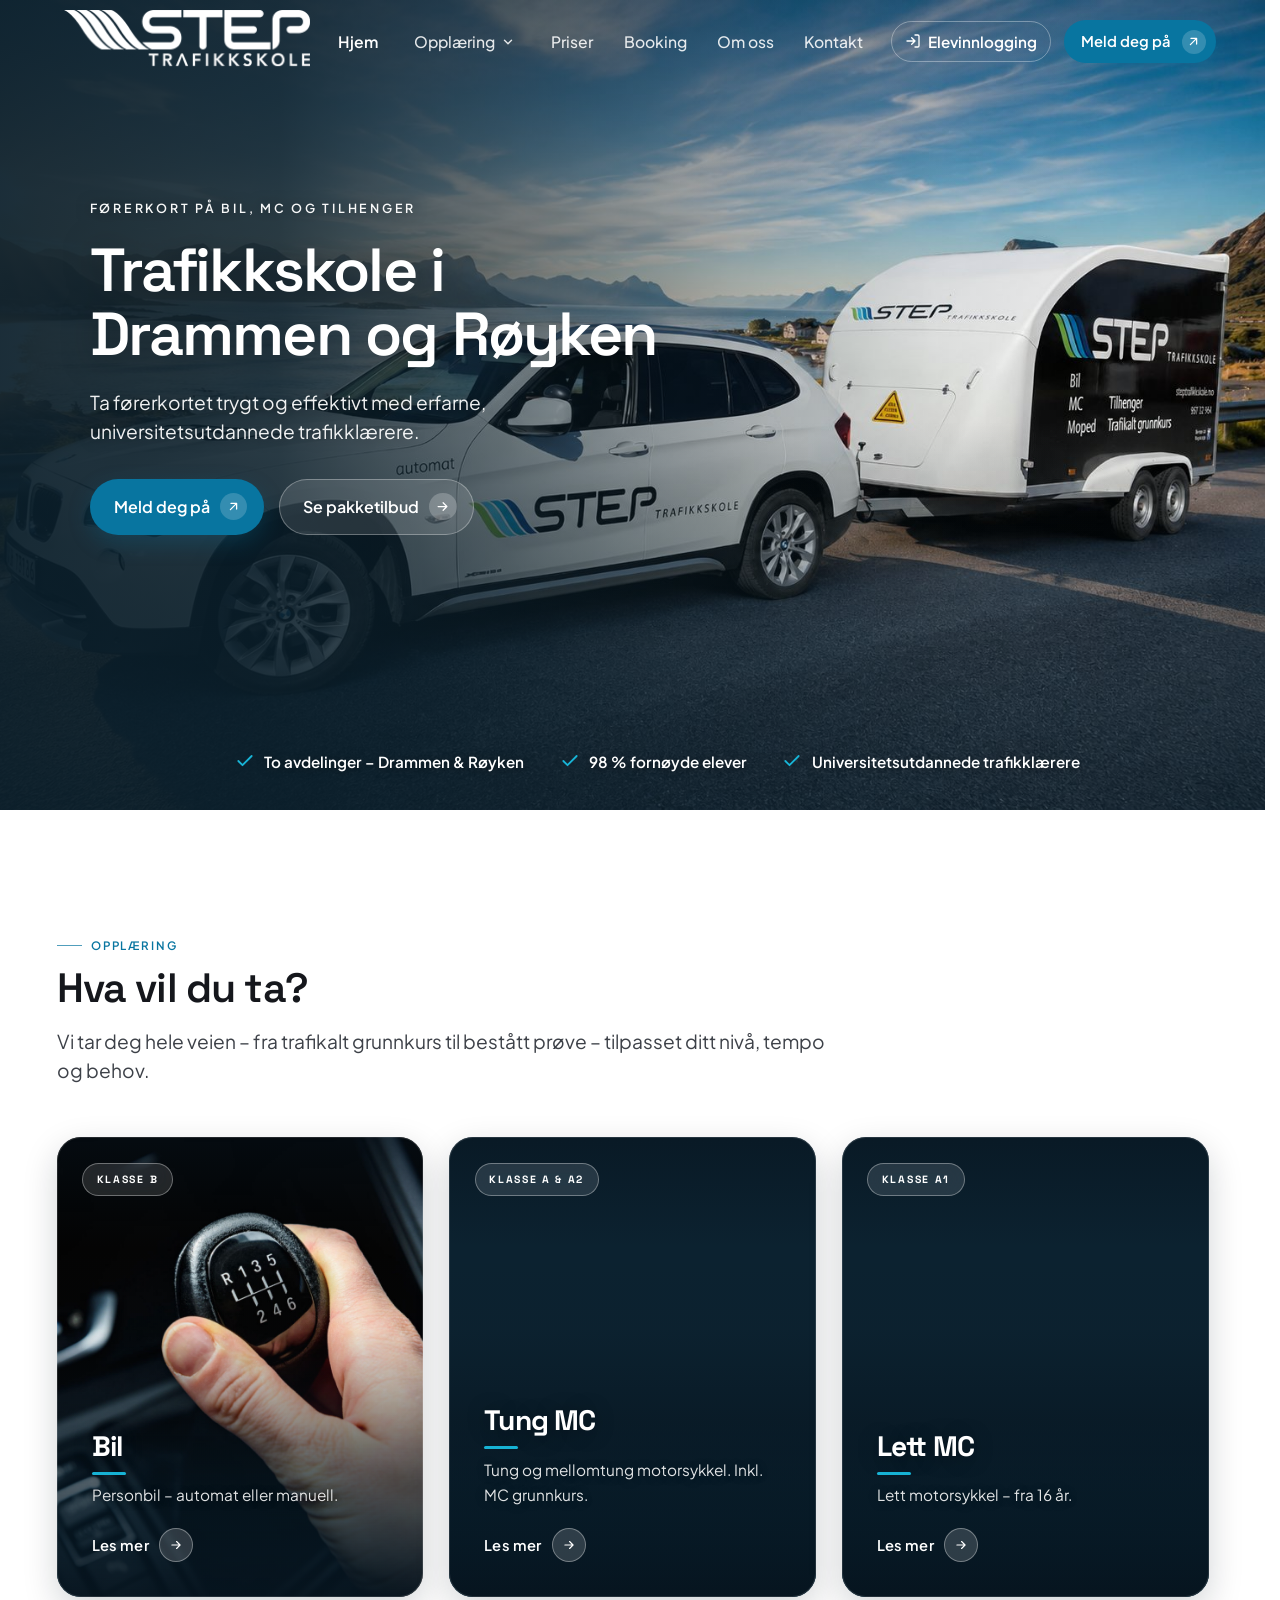
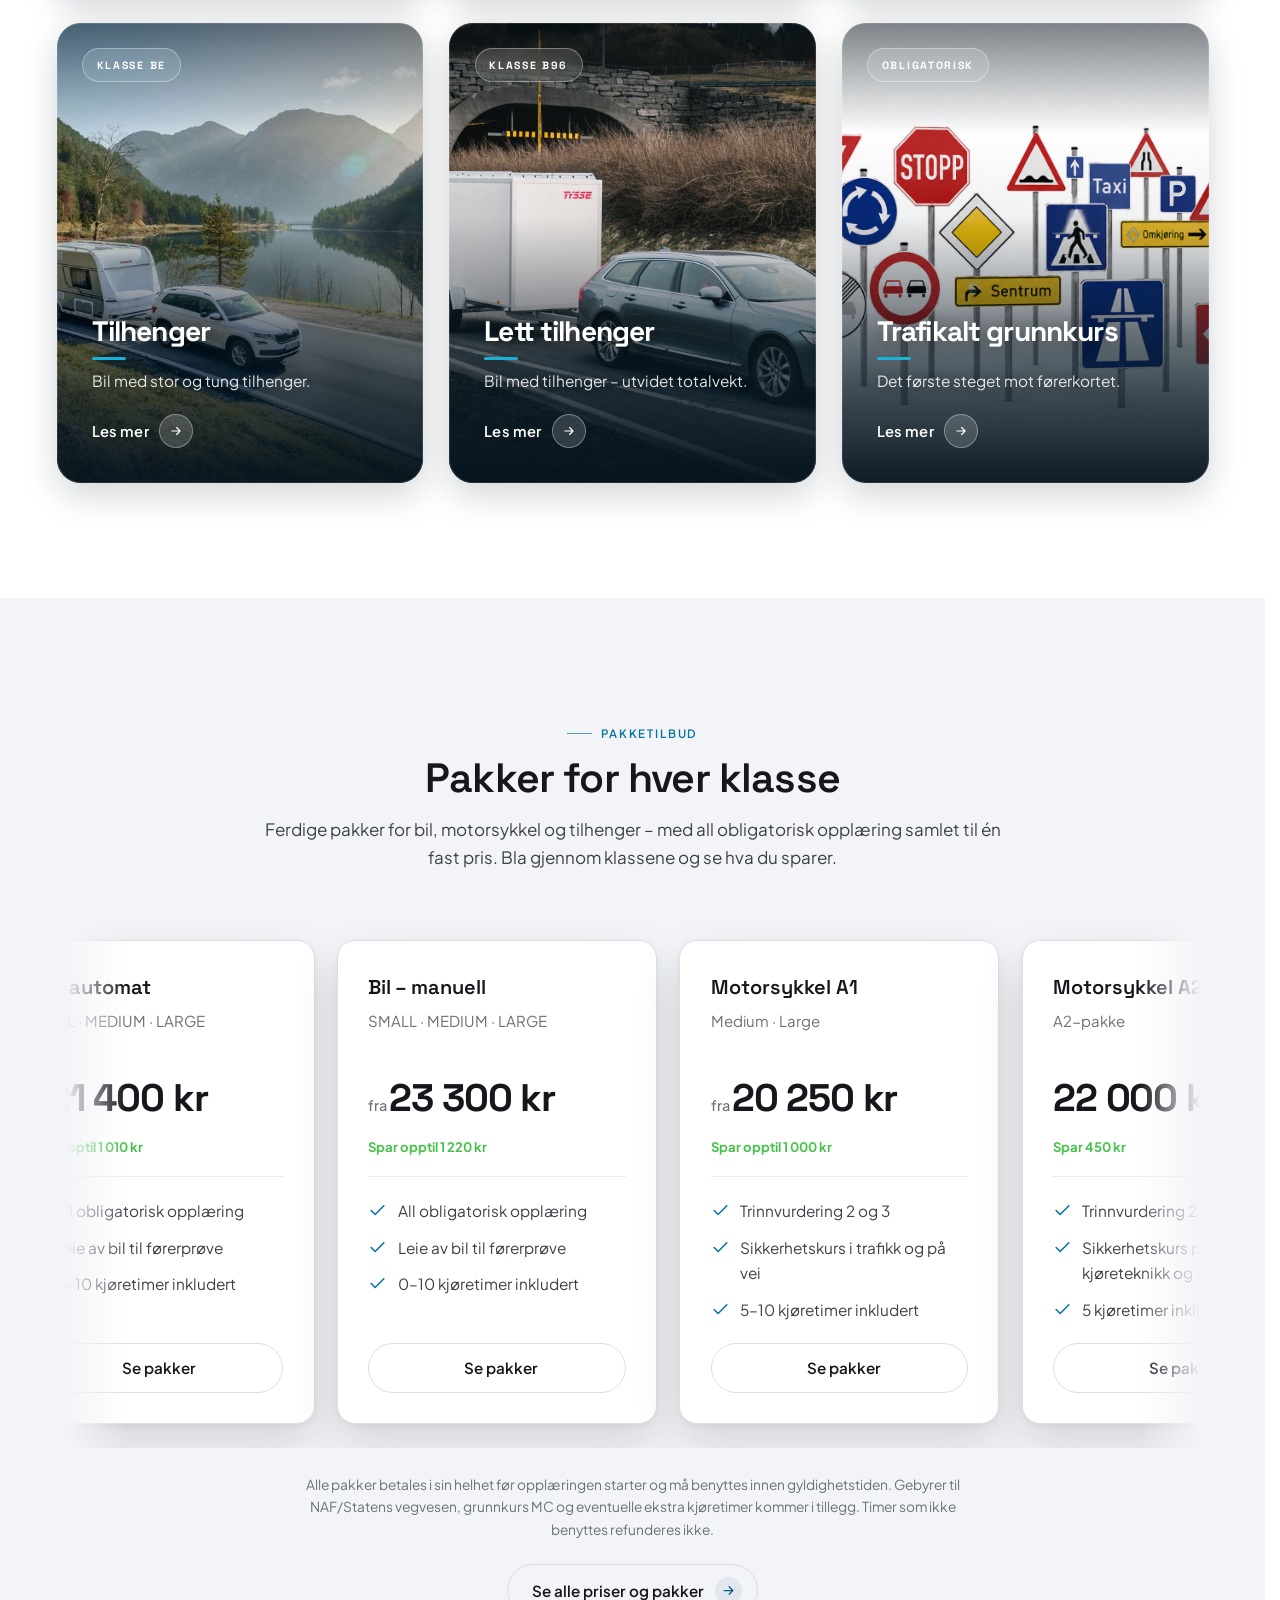
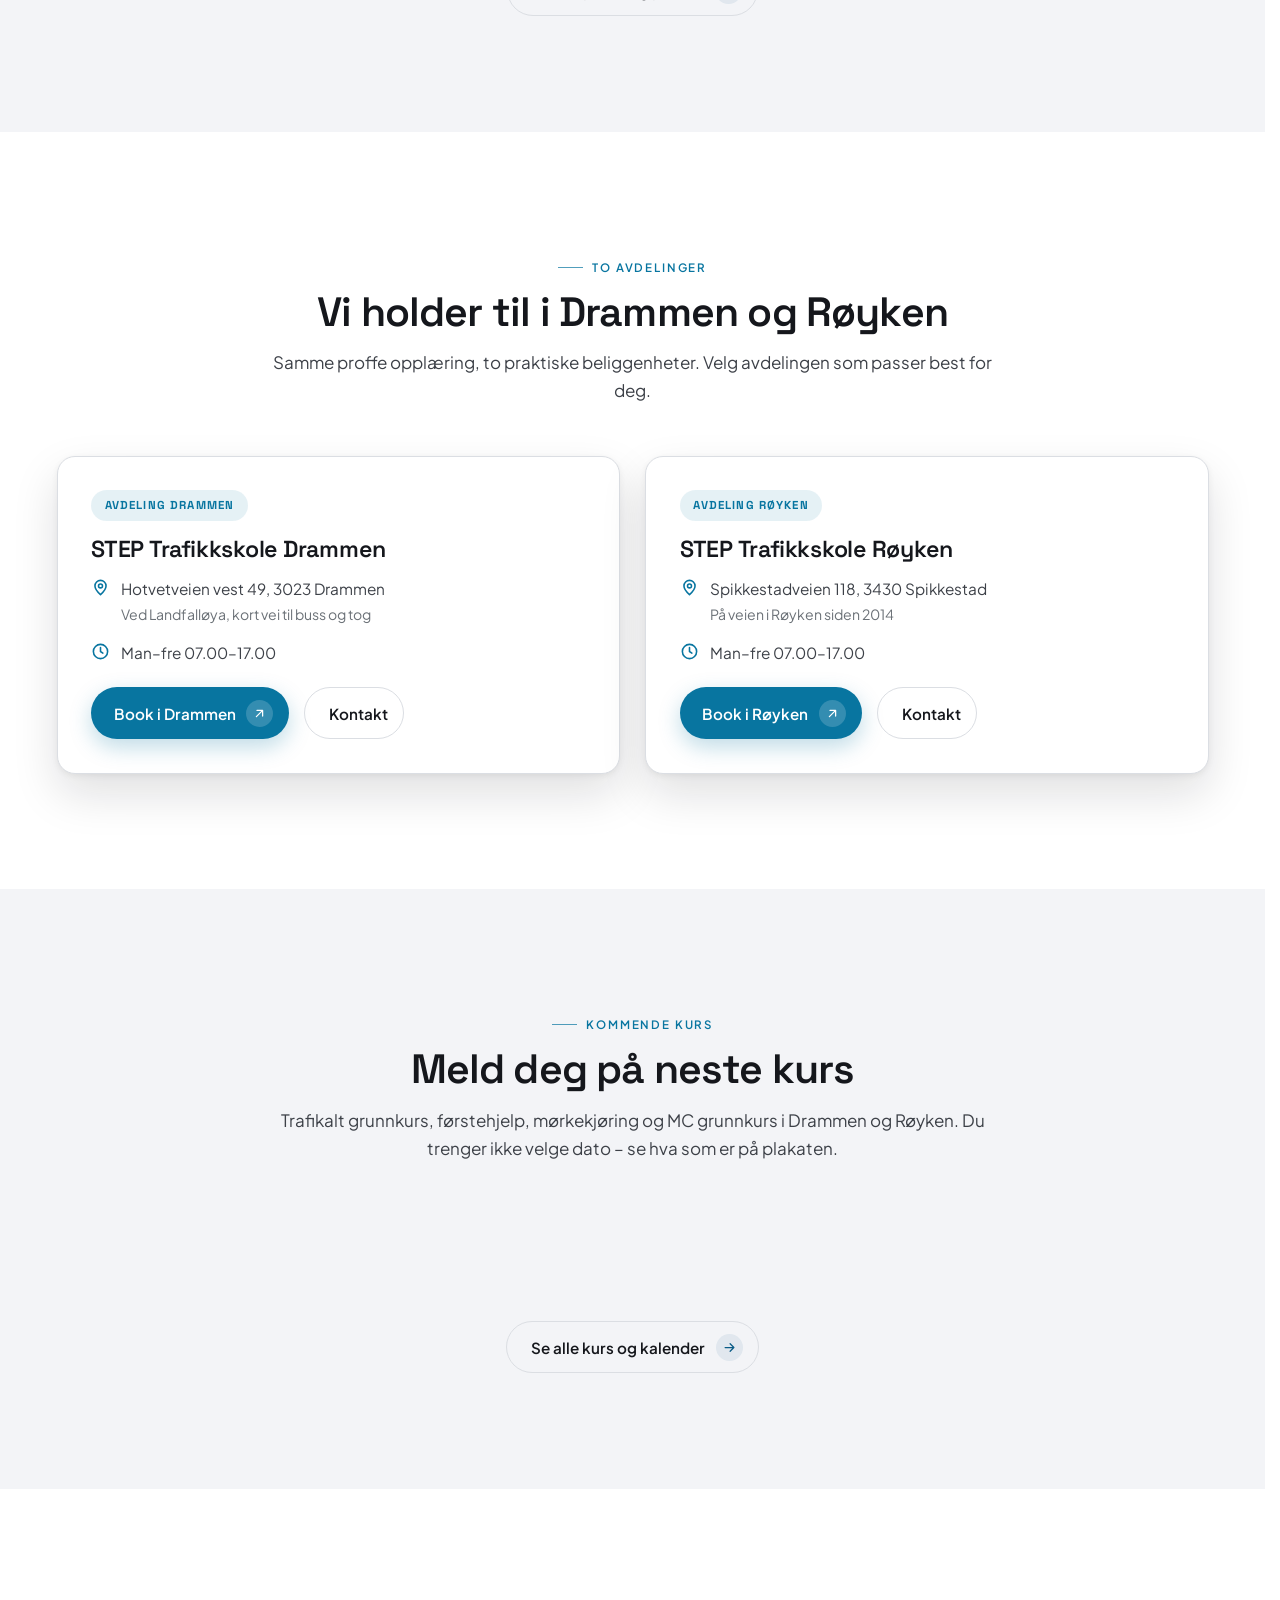
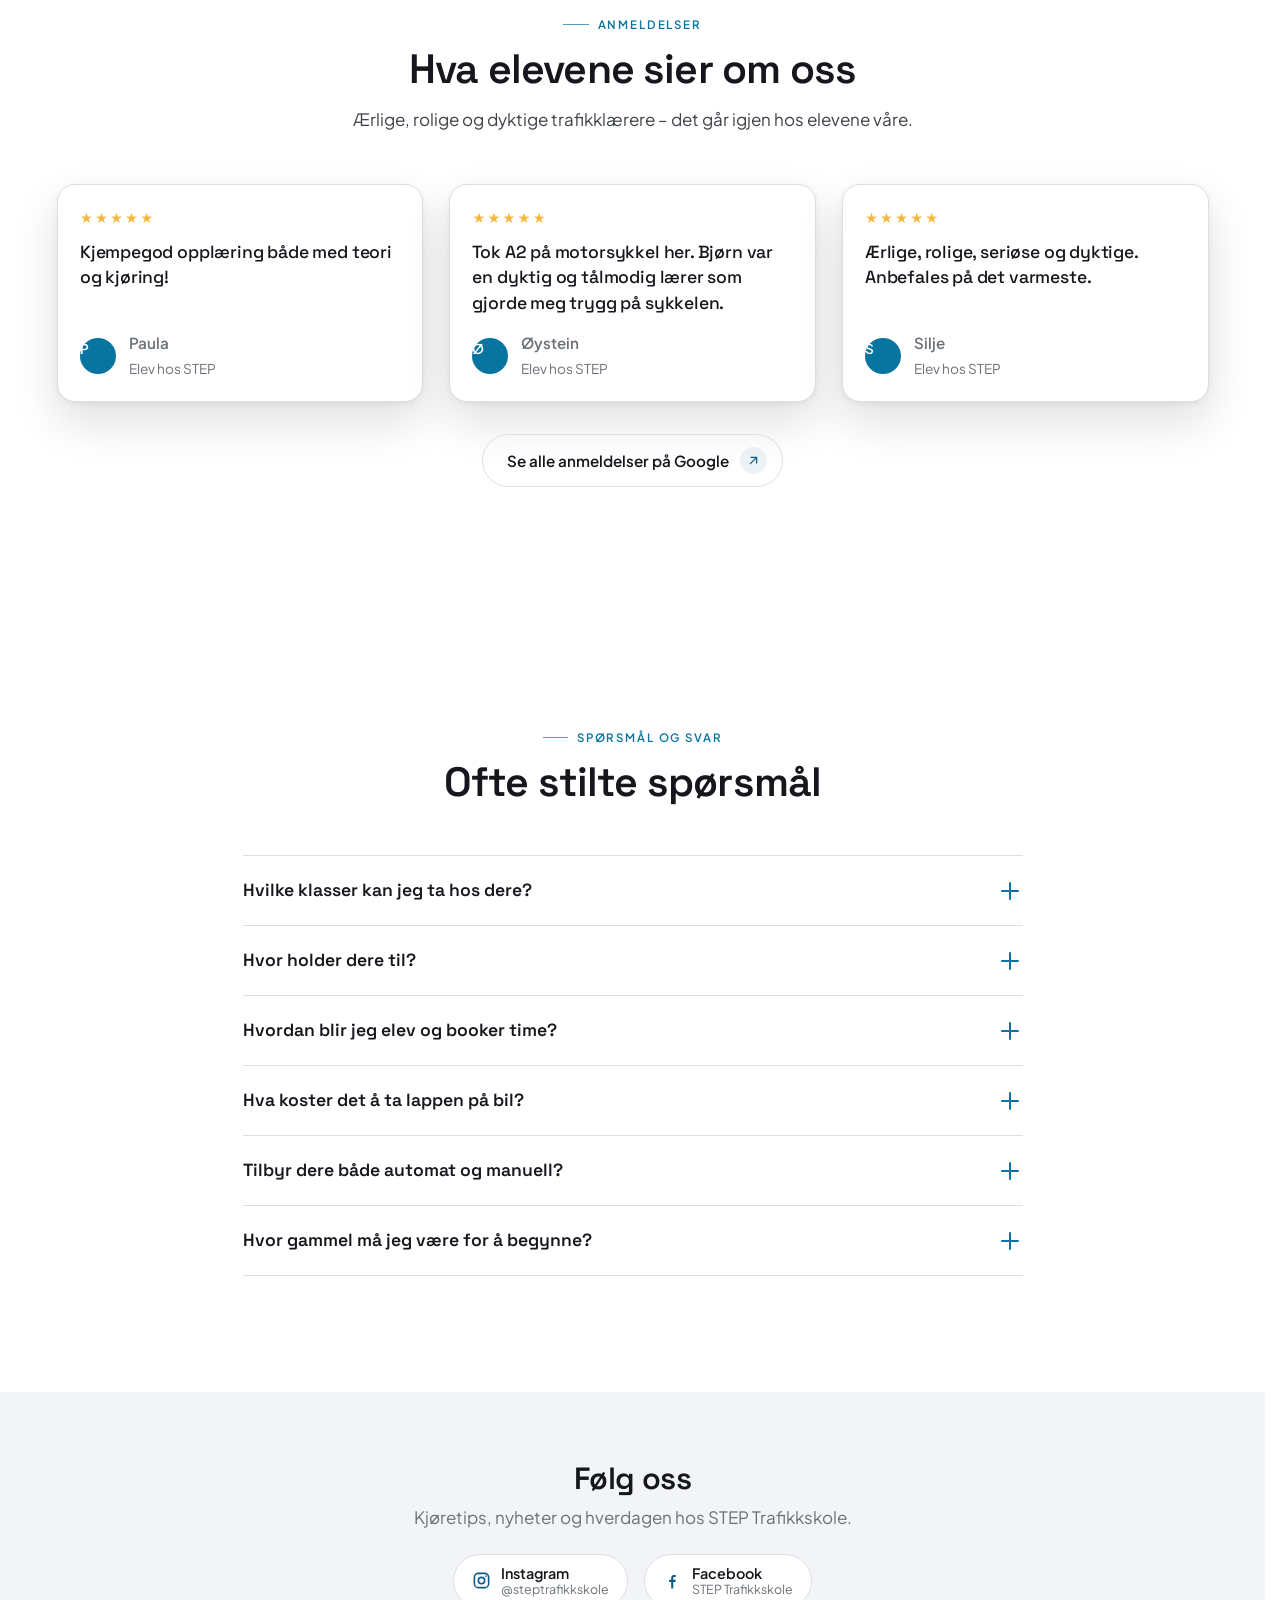
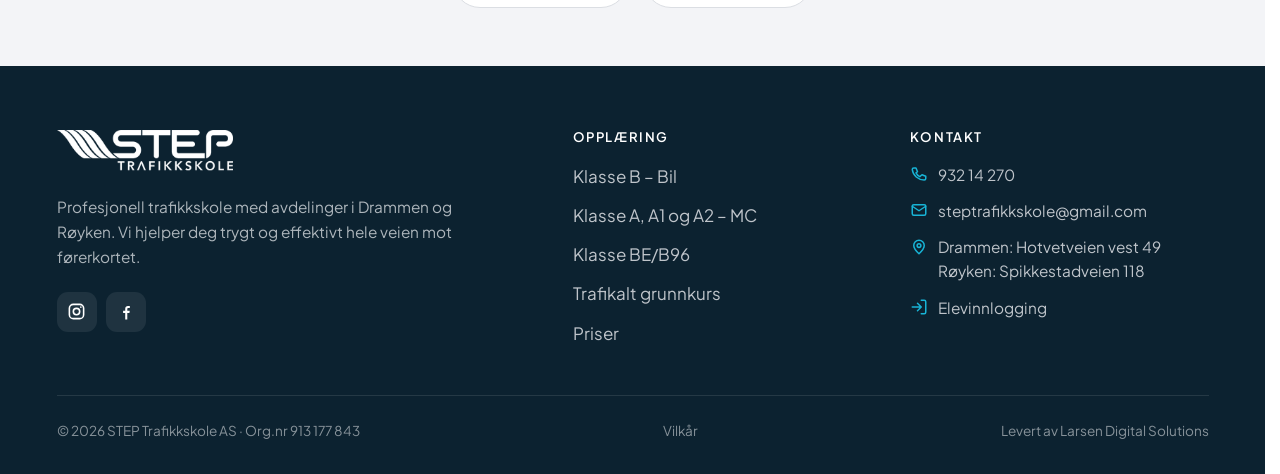
<file: index.html>
<!DOCTYPE html>
<html lang="nb">
<head>
  <meta charset="UTF-8">
  <meta name="viewport" content="width=device-width, initial-scale=1">
  <script>document.documentElement.classList.add('js')</script>
  <title>Trafikkskole i Drammen og Røyken | STEP Trafikkskole</title>
  <meta name="description" content="Ta førerkortet trygt hos STEP Trafikkskole i Drammen og Røyken. Klasse B (automat og manuell), BE/B96, A, A1 og A2 og trafikalt grunnkurs. Universitetsutdannede trafikklærere og 90 % bestått på første forsøk.">
  <link rel="canonical" href="https://steptrafikkskole.no/">
  <meta name="theme-color" content="#0C2230">
  <link rel="icon" type="image/png" href="img/favicon.png">
  <link rel="apple-touch-icon" href="img/favicon.png">
  <meta property="og:type" content="website">
  <meta property="og:site_name" content="STEP Trafikkskole">
  <meta property="og:locale" content="nb_NO">
  <meta property="og:title" content="Trafikkskole i Drammen og Røyken | STEP Trafikkskole">
  <meta property="og:description" content="Profesjonell føreropplæring i Drammen og Røyken – klasse B, BE/B96, A, A1 og A2. Universitetsutdannede trafikklærere.">
  <meta property="og:url" content="https://steptrafikkskole.no/">
  <meta property="og:image" content="https://steptrafikkskole.no/img/hero-bg.jpg">
  <meta name="twitter:card" content="summary_large_image">
  <meta name="twitter:title" content="Trafikkskole i Drammen og Røyken | STEP Trafikkskole">
  <meta name="twitter:description" content="Profesjonell føreropplæring i Drammen og Røyken. Klasse B, BE/B96, A, A1 og A2.">
  <meta name="twitter:image" content="https://steptrafikkskole.no/img/hero-bg.jpg">
  <meta name="geo.region" content="NO-31">
  <meta name="geo.placename" content="Drammen">
  <link rel="stylesheet" href="css/styles.css?v=37">
  <style>
    .ploc { display: grid; gap: clamp(1.1rem, 2vw, 1.6rem); }
    @media (min-width: 760px) { .ploc { grid-template-columns: 1fr 1fr; } }
    .loc-card { display: flex; flex-direction: column; padding: clamp(1.6rem, 3vw, 2.1rem); }
    .loc-card__tag { display: inline-flex; align-self: flex-start; font-family: var(--font-display); font-weight: 700; font-size: .72rem; letter-spacing: .1em; text-transform: uppercase; color: var(--accent); background: rgba(8,117,160,.1); padding: .36rem .85rem; border-radius: 999px; margin-bottom: 1rem; }
    .loc-card h3 { font-size: 1.45rem; margin-bottom: .9rem; }
    .loc-list { list-style: none; padding: 0; margin: 0 0 1.4rem; display: grid; gap: .8rem; }
    .loc-list li { display: flex; gap: .7rem; align-items: flex-start; font-size: .96rem; color: var(--ink-2); }
    .loc-list svg { flex: none; width: 19px; height: 19px; color: var(--accent); margin-top: 2px; }
    .loc-card .btn-row { margin-top: auto; }
    .pkg__save { display: inline-block; font-size: .82rem; font-weight: 700; color: var(--spark); margin-top: .2rem; }
  </style>
  <script type="application/ld+json">{"@context":"https://schema.org","@type":"DrivingSchool","@id":"https://steptrafikkskole.no/#trafikkskole","name":"STEP Trafikkskole AS","description":"Trafikkskole i Drammen og Røyken. Føreropplæring i klasse B (automat og manuell), BE og B96, A, A1 og A2, samt trafikalt grunnkurs og MC grunnkurs.","url":"https://steptrafikkskole.no/","image":"https://steptrafikkskole.no/img/hero-bg.jpg","email":"steptrafikkskole@gmail.com","telephone":"+4793214270","priceRange":"$$","foundingDate":"2014","areaServed":[{"@type":"City","name":"Drammen"},{"@type":"City","name":"Røyken"},{"@type":"Place","name":"Spikkestad"},{"@type":"Place","name":"Lier"},{"@type":"Place","name":"Asker"}],"openingHoursSpecification":[{"@type":"OpeningHoursSpecification","dayOfWeek":["Monday","Tuesday","Wednesday","Thursday","Friday"],"opens":"07:00","closes":"17:00"}],"department":[{"@type":"DrivingSchool","name":"STEP Trafikkskole Drammen","telephone":"+4793214270","address":{"@type":"PostalAddress","streetAddress":"Hotvetveien vest 49","postalCode":"3023","addressLocality":"Drammen","addressCountry":"NO"}},{"@type":"DrivingSchool","name":"STEP Trafikkskole Røyken","telephone":"+4793214270","address":{"@type":"PostalAddress","streetAddress":"Spikkestadveien 118","postalCode":"3430","addressLocality":"Spikkestad","addressCountry":"NO"}}],"makesOffer":[{"@type":"Offer","itemOffered":{"@type":"Service","name":"Klasse B – bil (automat og manuell)"}},{"@type":"Offer","itemOffered":{"@type":"Service","name":"Klasse BE og B96 – tilhenger"}},{"@type":"Offer","itemOffered":{"@type":"Service","name":"Klasse A, A1 og A2 – motorsykkel"}},{"@type":"Offer","itemOffered":{"@type":"Service","name":"Trafikalt grunnkurs"}}]}</script>
</head>
<body>
  <a href="#hovedinnhold" class="skip-link">Hopp til innhold</a>

  <!-- ===================== NAV ===================== -->
  <header class="nav">
    <div class="container nav__inner">
      <a class="brand" href="index.html" aria-label="STEP Trafikkskole, forside"><img decoding="async" class="brand__logo" src="img/logo.png" alt="STEP Trafikkskole"></a>

      <nav class="nav__links" aria-label="Hovedmeny">
        <a href="index.html" aria-current="page">Hjem</a>
        <div class="has-dd">
          <button class="dd__btn" aria-haspopup="true" aria-expanded="false">Opplæring
            <svg viewBox="0 0 24 24" fill="none" stroke="currentColor" stroke-width="2.4" stroke-linecap="round" stroke-linejoin="round" aria-hidden="true"><path d="m6 9 6 6 6-6"/></svg>
          </button>
          <div class="dd__panel" role="menu">
            <a href="klasse-b.html" role="menuitem"><span class="dd__ic"><svg viewBox="0 0 24 24" fill="none" stroke="currentColor" stroke-width="2" stroke-linecap="round" stroke-linejoin="round"><path d="M5 13l1.5-4.5A2 2 0 0 1 8.4 7h7.2a2 2 0 0 1 1.9 1.5L19 13M5 13h14v4H5z"/><circle cx="8" cy="17" r="1.4"/><circle cx="16" cy="17" r="1.4"/></svg></span><span><b>Klasse B – Bil</b><span>Manuell eller automat</span></span></a>
            <a href="klasse-mc.html" role="menuitem"><span class="dd__ic"><svg viewBox="0 0 24 24" fill="none" stroke="currentColor" stroke-width="2" stroke-linecap="round" stroke-linejoin="round"><circle cx="5.5" cy="17" r="3.5"/><circle cx="18.5" cy="17" r="3.5"/><path d="M5.5 17 9 9h4l3 4h2.5M9 9l-1-2"/></svg></span><span><b>Klasse A, A1 og A2 – MC</b><span>Lett, mellomtung og tung MC</span></span></a>
            <a href="klasse-be.html" role="menuitem"><span class="dd__ic"><svg viewBox="0 0 24 24" fill="none" stroke="currentColor" stroke-width="2" stroke-linecap="round" stroke-linejoin="round"><path d="M3 8h9v6H3zM12 11h6l3 3v0h-9z"/><circle cx="7" cy="17" r="1.6"/><circle cx="17" cy="17" r="1.6"/></svg></span><span><b>Klasse BE/B96</b><span>Bil med tilhenger</span></span></a>
            <a href="trafikalt-grunnkurs.html" role="menuitem"><span class="dd__ic"><svg viewBox="0 0 24 24" fill="none" stroke="currentColor" stroke-width="2" stroke-linecap="round" stroke-linejoin="round"><path d="M9 11l3 3L22 4"/><path d="M21 12v7a2 2 0 0 1-2 2H5a2 2 0 0 1-2-2V5a2 2 0 0 1 2-2h11"/></svg></span><span><b>Trafikalt grunnkurs</b><span>Obligatorisk førstesteg</span></span></a>
          </div>
        </div>
        <a href="priser.html">Priser</a>
        <a href="booking.html">Booking</a>
        <a href="om-oss.html">Om oss</a>
        <a href="kontakt.html">Kontakt</a>
      </nav>

      <div class="nav__cta">
        <a class="nav__login" href="https://tabs.no/start" target="_blank" rel="noopener" aria-label="Elevinnlogging (åpner nytt vindu)">
          <svg viewBox="0 0 24 24" fill="none" stroke="currentColor" stroke-width="2" stroke-linecap="round" stroke-linejoin="round" aria-hidden="true"><path d="M15 3h4a2 2 0 0 1 2 2v14a2 2 0 0 1-2 2h-4"/><path d="M10 17 15 12 10 7M15 12H3"/></svg>
          Elevinnlogging
        </a>
        <a class="btn btn--primary" href="kontakt.html">Meld deg på
          <span class="btn__icon" aria-hidden="true"><svg viewBox="0 0 24 24" fill="none" stroke="currentColor" stroke-width="2" stroke-linecap="round" stroke-linejoin="round"><path d="M7 17 17 7M8 7h9v9"/></svg></span>
        </a>
      </div>

      <button class="nav__burger" aria-label="Åpne meny" aria-expanded="false" aria-controls="mobilmeny">
        <span></span><span></span><span></span>
      </button>
    </div>
  </header>

  <!-- mobilmeny -->
  <div class="mobile-menu" id="mobilmeny">
    <a class="m-link" href="index.html">Hjem</a>
    <span class="m-link" style="cursor:default;opacity:.7">Opplæring</span>
    <div class="m-sub">
      <a href="klasse-b.html">Klasse B – Bil</a>
      <a href="klasse-mc.html">Klasse A/A1/A2</a>
      <a href="klasse-be.html">Klasse BE/B96</a>
      <a href="trafikalt-grunnkurs.html">Trafikalt grunnkurs</a>
    </div>
    <a class="m-link" href="priser.html">Priser</a>
    <a class="m-link" href="booking.html">Booking</a>
    <a class="m-link" href="om-oss.html">Om oss</a>
    <a class="m-link" href="kontakt.html">Kontakt</a>
    <div class="mobile-menu__foot">
      <a class="btn btn--ghost btn--block" href="https://tabs.no/start" target="_blank" rel="noopener">Elevinnlogging
        <span class="btn__icon" aria-hidden="true"><svg viewBox="0 0 24 24" fill="none" stroke="currentColor" stroke-width="2" stroke-linecap="round" stroke-linejoin="round"><path d="M15 3h4a2 2 0 0 1 2 2v14a2 2 0 0 1-2 2h-4"/><path d="M10 17 15 12 10 7M15 12H3"/></svg></span>
      </a>
      <a class="btn btn--primary btn--block" href="kontakt.html">Meld deg på
        <span class="btn__icon" aria-hidden="true"><svg viewBox="0 0 24 24" fill="none" stroke="currentColor" stroke-width="2" stroke-linecap="round" stroke-linejoin="round"><path d="M7 17 17 7M8 7h9v9"/></svg></span>
      </a>
    </div>
  </div>

  <main id="hovedinnhold">

    <!-- ===================== HERO ===================== -->
    <section class="hero">
      <div class="hero__bg" aria-hidden="true">
        <img decoding="async" src="img/hero-bg.jpg" alt="" width="1544" height="586" fetchpriority="high">
      </div>
      <div class="hero__scrim" aria-hidden="true"></div>
      <span data-nav-sentinel style="position:absolute;top:90px;height:1px;width:1px"></span>
      <div class="container hero__inner">
        <div class="hero__main">
          <span class="eyebrow">Førerkort på bil, MC og tilhenger</span>
          <h1>Trafikkskole i Drammen og Røyken</h1>
          <p class="lead">Ta førerkortet trygt og effektivt med erfarne, universitetsutdannede trafikklærere.</p>
          <div class="btn-row">
            <a class="btn btn--primary btn--lg" href="kontakt.html">Meld deg på
              <span class="btn__icon" aria-hidden="true"><svg viewBox="0 0 24 24" fill="none" stroke="currentColor" stroke-width="2" stroke-linecap="round" stroke-linejoin="round"><path d="M7 17 17 7M8 7h9v9"/></svg></span>
            </a>
            <a class="btn btn--glass btn--lg" href="priser.html#pakker">Se pakketilbud
              <span class="btn__icon" aria-hidden="true"><svg viewBox="0 0 24 24" fill="none" stroke="currentColor" stroke-width="2" stroke-linecap="round" stroke-linejoin="round"><path d="M5 12h14M13 6l6 6-6 6"/></svg></span>
            </a>
          </div>
        </div>
        <div class="hero__badges">
          <span class="hero__badge"><svg viewBox="0 0 24 24" fill="none" stroke="currentColor" stroke-width="2.2" stroke-linecap="round" stroke-linejoin="round" aria-hidden="true"><path d="m20 6-11 11-5-5"/></svg>To avdelinger – Drammen &amp; Røyken</span>
          <span class="hero__badge"><svg viewBox="0 0 24 24" fill="none" stroke="currentColor" stroke-width="2.2" stroke-linecap="round" stroke-linejoin="round" aria-hidden="true"><path d="m20 6-11 11-5-5"/></svg>98 % fornøyde elever</span>
          <span class="hero__badge"><svg viewBox="0 0 24 24" fill="none" stroke="currentColor" stroke-width="2.2" stroke-linecap="round" stroke-linejoin="round" aria-hidden="true"><path d="m20 6-11 11-5-5"/></svg>Universitetsutdannede trafikklærere</span>
        </div>
      </div>
    </section>

    <!-- ===================== KLASSER ===================== -->
    <section class="section">
      <div class="container">
        <div class="section-head reveal">
          <span class="eyebrow">Opplæring</span>
          <h2 style="margin-top:.7rem">Hva vil du ta?</h2>
          <p class="lead">Vi tar deg hele veien – fra trafikalt grunnkurs til bestått prøve – tilpasset ditt nivå, tempo og behov.</p>
        </div>
        <div class="lic-grid">
          <a class="lic reveal" href="klasse-b.html">
            <div class="lic__bg"><img decoding="async" src="img/manuell.jpg" alt="Klasse B – bil hos STEP Trafikkskole" loading="lazy" width="720" height="560"></div>
            <div class="lic__body"><span class="lic__code">Klasse B</span><h3 class="lic__title">Bil</h3><p class="lic__desc">Personbil – automat eller manuell.</p><span class="lic__more">Les mer <svg viewBox="0 0 24 24" fill="none" stroke="currentColor" stroke-width="2" stroke-linecap="round" stroke-linejoin="round" aria-hidden="true"><path d="M5 12h14M13 6l6 6-6 6"/></svg></span></div>
          </a>
          <a class="lic reveal" data-delay="1" href="klasse-mc.html">
            <div class="lic__bg"><img decoding="async" src="img/motorsykkel.png" alt="Klasse A – tung motorsykkel hos STEP Trafikkskole" loading="lazy" width="720" height="560"></div>
            <div class="lic__body"><span class="lic__code">Klasse A &amp; A2</span><h3 class="lic__title">Tung MC</h3><p class="lic__desc">Tung og mellomtung motorsykkel. Inkl. MC grunnkurs.</p><span class="lic__more">Les mer <svg viewBox="0 0 24 24" fill="none" stroke="currentColor" stroke-width="2" stroke-linecap="round" stroke-linejoin="round" aria-hidden="true"><path d="M5 12h14M13 6l6 6-6 6"/></svg></span></div>
          </a>
          <a class="lic reveal" data-delay="2" href="klasse-mc.html">
            <div class="lic__bg"><img decoding="async" src="img/lett-mc.png" alt="Klasse A1 – lett motorsykkel hos STEP Trafikkskole" loading="lazy" width="720" height="560"></div>
            <div class="lic__body"><span class="lic__code">Klasse A1</span><h3 class="lic__title">Lett MC</h3><p class="lic__desc">Lett motorsykkel – fra 16 år.</p><span class="lic__more">Les mer <svg viewBox="0 0 24 24" fill="none" stroke="currentColor" stroke-width="2" stroke-linecap="round" stroke-linejoin="round" aria-hidden="true"><path d="M5 12h14M13 6l6 6-6 6"/></svg></span></div>
          </a>
          <a class="lic reveal" href="klasse-be.html">
            <div class="lic__bg"><img decoding="async" src="img/bil-campingvogn.webp" alt="Klasse BE – bil med tilhenger hos STEP Trafikkskole" loading="lazy" width="720" height="560"></div>
            <div class="lic__body"><span class="lic__code">Klasse BE</span><h3 class="lic__title">Tilhenger</h3><p class="lic__desc">Bil med stor og tung tilhenger.</p><span class="lic__more">Les mer <svg viewBox="0 0 24 24" fill="none" stroke="currentColor" stroke-width="2" stroke-linecap="round" stroke-linejoin="round" aria-hidden="true"><path d="M5 12h14M13 6l6 6-6 6"/></svg></span></div>
          </a>
          <a class="lic reveal" data-delay="1" href="klasse-be.html">
            <div class="lic__bg"><img decoding="async" src="img/tilhenger.jpg" alt="Klasse B96 – bil med tilhenger hos STEP Trafikkskole" loading="lazy" width="720" height="560"></div>
            <div class="lic__body"><span class="lic__code">Klasse B96</span><h3 class="lic__title">Lett tilhenger</h3><p class="lic__desc">Bil med tilhenger – utvidet totalvekt.</p><span class="lic__more">Les mer <svg viewBox="0 0 24 24" fill="none" stroke="currentColor" stroke-width="2" stroke-linecap="round" stroke-linejoin="round" aria-hidden="true"><path d="M5 12h14M13 6l6 6-6 6"/></svg></span></div>
          </a>
          <a class="lic reveal" data-delay="2" href="trafikalt-grunnkurs.html">
            <div class="lic__bg"><img decoding="async" src="img/trafikalt.jpg" alt="Trafikalt grunnkurs hos STEP Trafikkskole" loading="lazy" width="720" height="560"></div>
            <div class="lic__body"><span class="lic__code">Obligatorisk</span><h3 class="lic__title">Trafikalt grunnkurs</h3><p class="lic__desc">Det første steget mot førerkortet.</p><span class="lic__more">Les mer <svg viewBox="0 0 24 24" fill="none" stroke="currentColor" stroke-width="2" stroke-linecap="round" stroke-linejoin="round" aria-hidden="true"><path d="M5 12h14M13 6l6 6-6 6"/></svg></span></div>
          </a>
        </div>
      </div>
    </section>

    <!-- ===================== PAKKETILBUD ===================== -->
    <section class="section section--soft" id="pakker">
      <div class="container">
        <div class="section-head section-head--center reveal">
          <span class="eyebrow eyebrow--center">Pakketilbud</span>
          <h2>Pakker for hver klasse</h2>
          <p class="measure" style="margin:.9rem auto 0">Ferdige pakker for bil, motorsykkel og tilhenger – med all obligatorisk opplæring samlet til én fast pris. Bla gjennom klassene og se hva du sparer.</p>
        </div>
        <div class="pkg-carousel reveal">
          <button class="pkg-nav pkg-nav--prev" type="button" data-pkg-prev aria-label="Forrige" hidden><svg viewBox="0 0 24 24" fill="none" stroke="currentColor" stroke-width="2.2" stroke-linecap="round" stroke-linejoin="round" aria-hidden="true"><path d="m15 18-6-6 6-6"/></svg></button>
        <div class="pkg-track" data-pkg-track>
          <div class="card pkg">
            <span class="pkg__name">Bil – automat</span>
            <p class="pkg__desc">SMALL · MEDIUM · LARGE</p>
            <div class="pkg__price"><small>fra </small>21 400 kr</div>
            <span class="pkg__save">Spar opptil 1 010 kr</span>
            <ul class="pkg__list">
              <li><svg viewBox="0 0 24 24" fill="none" stroke="currentColor" stroke-width="2" stroke-linecap="round" stroke-linejoin="round" aria-hidden="true"><path d="M20 6 9 17l-5-5"/></svg>All obligatorisk opplæring</li>
              <li><svg viewBox="0 0 24 24" fill="none" stroke="currentColor" stroke-width="2" stroke-linecap="round" stroke-linejoin="round" aria-hidden="true"><path d="M20 6 9 17l-5-5"/></svg>Leie av bil til førerprøve</li>
              <li><svg viewBox="0 0 24 24" fill="none" stroke="currentColor" stroke-width="2" stroke-linecap="round" stroke-linejoin="round" aria-hidden="true"><path d="M20 6 9 17l-5-5"/></svg>0–10 kjøretimer inkludert</li>
            </ul>
            <a class="btn btn--ghost btn--block" href="priser.html#bil-automat">Se pakker</a>
          </div>
          <div class="card pkg">
            <span class="pkg__name">Bil – manuell</span>
            <p class="pkg__desc">SMALL · MEDIUM · LARGE</p>
            <div class="pkg__price"><small>fra </small>23 300 kr</div>
            <span class="pkg__save">Spar opptil 1 220 kr</span>
            <ul class="pkg__list">
              <li><svg viewBox="0 0 24 24" fill="none" stroke="currentColor" stroke-width="2" stroke-linecap="round" stroke-linejoin="round" aria-hidden="true"><path d="M20 6 9 17l-5-5"/></svg>All obligatorisk opplæring</li>
              <li><svg viewBox="0 0 24 24" fill="none" stroke="currentColor" stroke-width="2" stroke-linecap="round" stroke-linejoin="round" aria-hidden="true"><path d="M20 6 9 17l-5-5"/></svg>Leie av bil til førerprøve</li>
              <li><svg viewBox="0 0 24 24" fill="none" stroke="currentColor" stroke-width="2" stroke-linecap="round" stroke-linejoin="round" aria-hidden="true"><path d="M20 6 9 17l-5-5"/></svg>0–10 kjøretimer inkludert</li>
            </ul>
            <a class="btn btn--ghost btn--block" href="priser.html#bil-manuell">Se pakker</a>
          </div>
          <div class="card pkg">
            <span class="pkg__name">Motorsykkel A1</span>
            <p class="pkg__desc">Medium · Large</p>
            <div class="pkg__price"><small>fra </small>20 250 kr</div>
            <span class="pkg__save">Spar opptil 1 000 kr</span>
            <ul class="pkg__list">
              <li><svg viewBox="0 0 24 24" fill="none" stroke="currentColor" stroke-width="2" stroke-linecap="round" stroke-linejoin="round" aria-hidden="true"><path d="M20 6 9 17l-5-5"/></svg>Trinnvurdering 2 og 3</li>
              <li><svg viewBox="0 0 24 24" fill="none" stroke="currentColor" stroke-width="2" stroke-linecap="round" stroke-linejoin="round" aria-hidden="true"><path d="M20 6 9 17l-5-5"/></svg>Sikkerhetskurs i trafikk og på vei</li>
              <li><svg viewBox="0 0 24 24" fill="none" stroke="currentColor" stroke-width="2" stroke-linecap="round" stroke-linejoin="round" aria-hidden="true"><path d="M20 6 9 17l-5-5"/></svg>5–10 kjøretimer inkludert</li>
            </ul>
            <a class="btn btn--ghost btn--block" href="priser.html#mc">Se pakker</a>
          </div>
          <div class="card pkg">
            <span class="pkg__name">Motorsykkel A2</span>
            <p class="pkg__desc">A2-pakke</p>
            <div class="pkg__price">22 000 kr</div>
            <span class="pkg__save">Spar 450 kr</span>
            <ul class="pkg__list">
              <li><svg viewBox="0 0 24 24" fill="none" stroke="currentColor" stroke-width="2" stroke-linecap="round" stroke-linejoin="round" aria-hidden="true"><path d="M20 6 9 17l-5-5"/></svg>Trinnvurdering 2 og 3</li>
              <li><svg viewBox="0 0 24 24" fill="none" stroke="currentColor" stroke-width="2" stroke-linecap="round" stroke-linejoin="round" aria-hidden="true"><path d="M20 6 9 17l-5-5"/></svg>Sikkerhetskurs presis kjøreteknikk og vei</li>
              <li><svg viewBox="0 0 24 24" fill="none" stroke="currentColor" stroke-width="2" stroke-linecap="round" stroke-linejoin="round" aria-hidden="true"><path d="M20 6 9 17l-5-5"/></svg>5 kjøretimer inkludert</li>
            </ul>
            <a class="btn btn--ghost btn--block" href="priser.html#mc">Se pakker</a>
          </div>
          <div class="card pkg">
            <span class="pkg__name">Motorsykkel A</span>
            <p class="pkg__desc">Tung pakke</p>
            <div class="pkg__price">23 100 kr</div>
            <span class="pkg__save">Spar 550 kr</span>
            <ul class="pkg__list">
              <li><svg viewBox="0 0 24 24" fill="none" stroke="currentColor" stroke-width="2" stroke-linecap="round" stroke-linejoin="round" aria-hidden="true"><path d="M20 6 9 17l-5-5"/></svg>Trinnvurdering 2 og 3</li>
              <li><svg viewBox="0 0 24 24" fill="none" stroke="currentColor" stroke-width="2" stroke-linecap="round" stroke-linejoin="round" aria-hidden="true"><path d="M20 6 9 17l-5-5"/></svg>Sikkerhetskurs presis kjøreteknikk og vei</li>
              <li><svg viewBox="0 0 24 24" fill="none" stroke="currentColor" stroke-width="2" stroke-linecap="round" stroke-linejoin="round" aria-hidden="true"><path d="M20 6 9 17l-5-5"/></svg>5 kjøretimer inkludert</li>
            </ul>
            <a class="btn btn--ghost btn--block" href="priser.html#mc">Se pakker</a>
          </div>
          <div class="card pkg">
            <span class="pkg__name">Tilhenger BE/B96</span>
            <p class="pkg__desc">BE- og B96-pakke</p>
            <div class="pkg__price"><small>fra </small>6 900 kr</div>
            <span class="pkg__save">Spar opptil 500 kr</span>
            <ul class="pkg__list">
              <li><svg viewBox="0 0 24 24" fill="none" stroke="currentColor" stroke-width="2" stroke-linecap="round" stroke-linejoin="round" aria-hidden="true"><path d="M20 6 9 17l-5-5"/></svg>All obligatorisk opplæring</li>
              <li><svg viewBox="0 0 24 24" fill="none" stroke="currentColor" stroke-width="2" stroke-linecap="round" stroke-linejoin="round" aria-hidden="true"><path d="M20 6 9 17l-5-5"/></svg>Leie av bil/henger til førerprøve (BE)</li>
              <li><svg viewBox="0 0 24 24" fill="none" stroke="currentColor" stroke-width="2" stroke-linecap="round" stroke-linejoin="round" aria-hidden="true"><path d="M20 6 9 17l-5-5"/></svg>BE med oppkjøring · B96 uten</li>
            </ul>
            <a class="btn btn--ghost btn--block" href="priser.html#tilhenger">Se pakker</a>
          </div>
        </div>
          <button class="pkg-nav pkg-nav--next" type="button" data-pkg-next aria-label="Neste"><svg viewBox="0 0 24 24" fill="none" stroke="currentColor" stroke-width="2.2" stroke-linecap="round" stroke-linejoin="round" aria-hidden="true"><path d="m9 18 6-6-6-6"/></svg></button>
        </div>
        <p class="price-note center" style="margin-top:1.6rem;max-width:66ch;margin-inline:auto">Alle pakker betales i sin helhet før opplæringen starter og må benyttes innen gyldighetstiden. Gebyrer til NAF/Statens vegvesen, grunnkurs MC og eventuelle ekstra kjøretimer kommer i tillegg. Timer som ikke benyttes refunderes ikke.</p>
        <div class="center reveal" style="margin-top:1.4rem">
          <a class="btn btn--ghost" href="priser.html">Se alle priser og pakker<span class="btn__icon" aria-hidden="true"><svg viewBox="0 0 24 24" fill="none" stroke="currentColor" stroke-width="2" stroke-linecap="round" stroke-linejoin="round"><path d="M5 12h14M13 6l6 6-6 6"/></svg></span></a>
        </div>
      </div>
    </section>

    <!-- ===================== TO AVDELINGER ===================== -->
    <section class="section">
      <div class="container">
        <div class="section-head section-head--center reveal">
          <span class="eyebrow eyebrow--center">To avdelinger</span>
          <h2>Vi holder til i Drammen og Røyken</h2>
          <p class="measure" style="margin:.9rem auto 0">Samme proffe opplæring, to praktiske beliggenheter. Velg avdelingen som passer best for deg.</p>
        </div>
        <div class="ploc reveal">
          <article class="card loc-card">
            <span class="loc-card__tag">Avdeling Drammen</span>
            <h3>STEP Trafikkskole Drammen</h3>
            <ul class="loc-list">
              <li><svg viewBox="0 0 24 24" fill="none" stroke="currentColor" stroke-width="2" stroke-linecap="round" stroke-linejoin="round" aria-hidden="true"><path d="M12 21s-7-6.5-7-11a7 7 0 0 1 14 0c0 4.5-7 11-7 11Z"/><circle cx="12" cy="10" r="2.5"/></svg><span>Hotvetveien vest 49, 3023 Drammen<br><span class="muted" style="font-size:.88rem">Ved Landfalløya, kort vei til buss og tog</span></span></li>
              <li><svg viewBox="0 0 24 24" fill="none" stroke="currentColor" stroke-width="2" stroke-linecap="round" stroke-linejoin="round" aria-hidden="true"><circle cx="12" cy="12" r="9"/><path d="M12 7v5l3 2"/></svg><span>Man–fre 07.00–17.00</span></li>
            </ul>
            <div class="btn-row">
              <a class="btn btn--primary" href="https://stepdrammen.tabs.no/kalender" target="_blank" rel="noopener">Book i Drammen<span class="btn__icon" aria-hidden="true"><svg viewBox="0 0 24 24" fill="none" stroke="currentColor" stroke-width="2" stroke-linecap="round" stroke-linejoin="round"><path d="M7 17 17 7M8 7h9v9"/></svg></span></a>
              <a class="btn btn--ghost" href="kontakt.html#drammen">Kontakt</a>
            </div>
          </article>
          <article class="card loc-card">
            <span class="loc-card__tag">Avdeling Røyken</span>
            <h3>STEP Trafikkskole Røyken</h3>
            <ul class="loc-list">
              <li><svg viewBox="0 0 24 24" fill="none" stroke="currentColor" stroke-width="2" stroke-linecap="round" stroke-linejoin="round" aria-hidden="true"><path d="M12 21s-7-6.5-7-11a7 7 0 0 1 14 0c0 4.5-7 11-7 11Z"/><circle cx="12" cy="10" r="2.5"/></svg><span>Spikkestadveien 118, 3430 Spikkestad<br><span class="muted" style="font-size:.88rem">På veien i Røyken siden 2014</span></span></li>
              <li><svg viewBox="0 0 24 24" fill="none" stroke="currentColor" stroke-width="2" stroke-linecap="round" stroke-linejoin="round" aria-hidden="true"><circle cx="12" cy="12" r="9"/><path d="M12 7v5l3 2"/></svg><span>Man–fre 07.00–17.00</span></li>
            </ul>
            <div class="btn-row">
              <a class="btn btn--primary" href="https://steptrafikkskole.tabs.no/kalender" target="_blank" rel="noopener">Book i Røyken<span class="btn__icon" aria-hidden="true"><svg viewBox="0 0 24 24" fill="none" stroke="currentColor" stroke-width="2" stroke-linecap="round" stroke-linejoin="round"><path d="M7 17 17 7M8 7h9v9"/></svg></span></a>
              <a class="btn btn--ghost" href="kontakt.html#royken">Kontakt</a>
            </div>
          </article>
        </div>
      </div>
    </section>

    <!-- ===================== KOMMENDE KURS ===================== -->
    <section class="section section--soft">
      <div class="container">
        <div class="section-head section-head--center reveal">
          <span class="eyebrow eyebrow--center">Kommende kurs</span>
          <h2>Meld deg på neste kurs</h2>
          <p class="measure" style="margin:.9rem auto 0">Trafikalt grunnkurs, førstehjelp, mørkekjøring og MC grunnkurs i Drammen og Røyken. Du trenger ikke velge dato – se hva som er på plakaten.</p>
        </div>
        <div class="ko-grid reveal" data-kurs-list="teaser" data-limit="4"><p class="ko-empty">Laster kommende kurs …</p></div>
        <div class="center reveal" style="margin-top:1.8rem"><a class="btn btn--ghost" href="booking.html">Se alle kurs og kalender<span class="btn__icon" aria-hidden="true"><svg viewBox="0 0 24 24" fill="none" stroke="currentColor" stroke-width="2" stroke-linecap="round" stroke-linejoin="round"><path d="M5 12h14M13 6l6 6-6 6"/></svg></span></a></div>
      </div>
    </section>

    <!-- ===================== ANMELDELSER ===================== -->
    <section class="section">
      <div class="container">
        <div class="section-head section-head--center reveal">
          <span class="eyebrow eyebrow--center">Anmeldelser</span>
          <h2>Hva elevene sier om oss</h2>
          <p class="measure" style="margin:.9rem auto 0">Ærlige, rolige og dyktige trafikklærere – det går igjen hos elevene våre.</p>
        </div>
        <div class="grid grid-3">
          <figure class="quote card reveal">
            <div class="quote__stars" aria-label="Fem av fem stjerner">★★★★★</div>
            <blockquote><p>Kjempegod opplæring både med teori og kjøring!</p></blockquote>
            <figcaption class="quote__by"><span class="quote__avatar" style="background:var(--accent);color:#fff">P</span><span><b>Paula</b><span class="quote__src">Elev hos STEP</span></span></figcaption>
          </figure>
          <figure class="quote card reveal" data-delay="1">
            <div class="quote__stars" aria-label="Fem av fem stjerner">★★★★★</div>
            <blockquote><p>Tok A2 på motorsykkel her. Bjørn var en dyktig og tålmodig lærer som gjorde meg trygg på sykkelen.</p></blockquote>
            <figcaption class="quote__by"><span class="quote__avatar" style="background:var(--accent);color:#fff">Ø</span><span><b>Øystein</b><span class="quote__src">Elev hos STEP</span></span></figcaption>
          </figure>
          <figure class="quote card reveal" data-delay="2">
            <div class="quote__stars" aria-label="Fem av fem stjerner">★★★★★</div>
            <blockquote><p>Ærlige, rolige, seriøse og dyktige. Anbefales på det varmeste.</p></blockquote>
            <figcaption class="quote__by"><span class="quote__avatar" style="background:var(--accent);color:#fff">S</span><span><b>Silje</b><span class="quote__src">Elev hos STEP</span></span></figcaption>
          </figure>
        </div>
        <div class="center reveal mt-2">
          <a class="btn btn--ghost" href="https://www.google.com/search?q=Step+Trafikkskole+Anmeldelser&rldimm=7876347371660781071#lkt=LocalPoiReviews" target="_blank" rel="noopener">Se alle anmeldelser på Google
            <span class="btn__icon" aria-hidden="true"><svg viewBox="0 0 24 24" fill="none" stroke="currentColor" stroke-width="2" stroke-linecap="round" stroke-linejoin="round"><path d="M7 17 17 7M8 7h9v9"/></svg></span>
          </a>
        </div>
      </div>
    </section>

    <!-- ===================== FAQ ===================== -->
    <section class="section">
      <div class="container">
        <div class="section-head section-head--center reveal">
          <span class="eyebrow eyebrow--center">Spørsmål og svar</span>
          <h2>Ofte stilte spørsmål</h2>
        </div>
        <div class="faq reveal" style="max-width:780px;margin-inline:auto">
          <details><summary>Hvilke klasser kan jeg ta hos dere? <span class="faq__icon" aria-hidden="true"></span></summary><div class="faq__body"><p>Vi tilbyr klasse B (bil – automat og manuell), BE og B96 (bil med tilhenger), A, A1 og A2 (motorsykkel), samt trafikalt grunnkurs og MC grunnkurs. Vi har avdelinger i både Drammen og Røyken.</p></div></details>
          <details><summary>Hvor holder dere til? <span class="faq__icon" aria-hidden="true"></span></summary><div class="faq__body"><p>Vi har to avdelinger: Hotvetveien vest 49, 3023 Drammen, og Spikkestadveien 118, 3430 Spikkestad (Røyken). Begge har åpent mandag til fredag 07.00–17.00.</p></div></details>
          <details><summary>Hvordan blir jeg elev og booker time? <span class="faq__icon" aria-hidden="true"></span></summary><div class="faq__body"><p>Ta kontakt via «Meld deg på», så hjelper vi deg i gang. Du booker kjøretimer og melder deg på kurs i bookingsystemet vårt, og logger inn som elev på <a href="https://tabs.no/start" target="_blank" rel="noopener">tabs.no</a>. Du kan også ringe oss på <a href="tel:+4793214270">932 14 270</a>.</p></div></details>
          <details><summary>Hva koster det å ta lappen på bil? <span class="faq__icon" aria-hidden="true"></span></summary><div class="faq__body"><p>På automat tilbyr vi ferdige pakker: SMALL fra 21 400 kr, MEDIUM 25 600 kr (5 kjøretimer) og LARGE 29 500 kr (10 kjøretimer). Pakkene inkluderer all obligatorisk opplæring og leie av bil til førerprøven. Se full oversikt på <a href="priser.html">prissiden</a>.</p></div></details>
          <details><summary>Tilbyr dere både automat og manuell? <span class="faq__icon" aria-hidden="true"></span></summary><div class="faq__body"><p>Ja. Vi tilbyr opplæring på både automat og manuell. Med automat slipper du clutch og gir og kan bruke mer fokus på trafikken, mens manuell lar deg kjøre alle biler.</p></div></details>
          <details><summary>Hvor gammel må jeg være for å begynne? <span class="faq__icon" aria-hidden="true"></span></summary><div class="faq__body"><p>Du kan ta trafikalt grunnkurs fra du fyller 15 år og øvelseskjøre bil fra 16 år. Førerkort i klasse B får du tidligst ved fylte 18 år. For motorsykkel er aldersgrensen 16 år (A1), 18 år (A2) og 24 år (A – eller 20 år trinnvis).</p></div></details>
        </div>
      </div>
    </section>
    <script type="application/ld+json">{"@context":"https://schema.org","@type":"FAQPage","mainEntity":[{"@type":"Question","name":"Hvilke klasser kan jeg ta hos dere?","acceptedAnswer":{"@type":"Answer","text":"Vi tilbyr klasse B (bil – automat og manuell), BE og B96 (bil med tilhenger), A, A1 og A2 (motorsykkel), samt trafikalt grunnkurs og MC grunnkurs. Avdelinger i Drammen og Røyken."}},{"@type":"Question","name":"Hvor holder dere til?","acceptedAnswer":{"@type":"Answer","text":"To avdelinger: Hotvetveien vest 49, 3023 Drammen, og Spikkestadveien 118, 3430 Spikkestad (Røyken). Åpent man–fre 07.00–17.00."}},{"@type":"Question","name":"Hva koster det å ta lappen på bil?","acceptedAnswer":{"@type":"Answer","text":"På automat tilbyr vi ferdige pakker: SMALL fra 21 400 kr, MEDIUM 25 600 kr (5 kjøretimer) og LARGE 29 500 kr (10 kjøretimer), inkludert all obligatorisk opplæring og leie av bil til førerprøven."}},{"@type":"Question","name":"Tilbyr dere både automat og manuell?","acceptedAnswer":{"@type":"Answer","text":"Ja. Vi tilbyr opplæring på både automat og manuell."}},{"@type":"Question","name":"Hvor gammel må jeg være for å begynne?","acceptedAnswer":{"@type":"Answer","text":"Trafikalt grunnkurs fra 15 år, øvelseskjøring bil fra 16 år, førerkort klasse B fra 18 år. Motorsykkel: 16 år (A1), 18 år (A2), 24 år (A, eller 20 år trinnvis)."}}]}</script>

    <!-- ===================== FØLG OSS ===================== -->
    <section class="section section--soft" style="padding-block:clamp(38px,4.5vw,58px)">
      <div class="container">
        <div class="section-head section-head--center reveal" style="margin-bottom:1.4rem"><h2 style="font-size:clamp(1.5rem,2.4vw,2rem)">Følg oss</h2><p style="color:var(--muted);margin-top:.5rem">Kjøretips, nyheter og hverdagen hos STEP Trafikkskole.</p></div>
        <div class="follow reveal">
          <a class="follow__btn" href="https://www.instagram.com/steptrafikkskole/" target="_blank" rel="noopener"><svg viewBox="0 0 24 24" fill="none" stroke="currentColor" stroke-width="2" stroke-linecap="round" stroke-linejoin="round" aria-hidden="true"><rect x="3" y="3" width="18" height="18" rx="5"/><circle cx="12" cy="12" r="4"/><circle cx="17.5" cy="6.5" r="1" fill="currentColor" stroke="none"/></svg><span><b>Instagram</b><small>@steptrafikkskole</small></span></a>
          <a class="follow__btn" href="https://www.facebook.com/Steptrafikkskole/" target="_blank" rel="noopener"><svg viewBox="0 0 24 24" fill="currentColor" aria-hidden="true"><path d="M13 22v-8h2.7l.4-3H13V9.1c0-.87.3-1.46 1.56-1.46H16.2V5.02C15.86 4.97 14.84 4.9 13.85 4.9c-2.06 0-3.47 1.26-3.47 3.57V11H7.7v3h2.68v8H13Z"/></svg><span><b>Facebook</b><small>STEP Trafikkskole</small></span></a>
        </div>
      </div>
    </section>

  </main>

  <!-- ===================== FOOTER ===================== -->
  <footer class="footer">
    <div class="container">
      <div class="footer__grid">
        <div>
          <a class="brand" href="index.html" aria-label="STEP Trafikkskole, forside">
            <img decoding="async" class="brand__logo" src="img/logo.png" style="height:46px;width:auto;background:none;padding:0;border:0;border-radius:0;box-shadow:none;filter:brightness(0) invert(1)" alt="STEP Trafikkskole">
          </a>
          <p class="footer__about">Profesjonell trafikkskole med avdelinger i Drammen og Røyken. Vi hjelper deg trygt og effektivt hele veien mot førerkortet.</p>
          <div class="footer__social"><a href="https://www.instagram.com/steptrafikkskole/" target="_blank" rel="noopener" aria-label="Følg STEP Trafikkskole på Instagram"><svg viewBox="0 0 24 24" fill="none" stroke="currentColor" stroke-width="2" stroke-linecap="round" stroke-linejoin="round" aria-hidden="true"><rect x="3" y="3" width="18" height="18" rx="5"/><circle cx="12" cy="12" r="4"/><circle cx="17.5" cy="6.5" r="1" fill="currentColor" stroke="none"/></svg></a><a href="https://www.facebook.com/Steptrafikkskole/" target="_blank" rel="noopener" aria-label="Følg STEP Trafikkskole på Facebook"><svg viewBox="0 0 24 24" fill="currentColor" aria-hidden="true"><path d="M13 22v-8h2.7l.4-3H13V9.1c0-.87.3-1.46 1.56-1.46H16.2V5.02C15.86 4.97 14.84 4.9 13.85 4.9c-2.06 0-3.47 1.26-3.47 3.57V11H7.7v3h2.68v8H13Z"/></svg></a></div>
        </div>
        <div>
          <h4>Opplæring</h4>
          <ul>
            <li><a href="klasse-b.html">Klasse B – Bil</a></li>
            <li><a href="klasse-mc.html">Klasse A, A1 og A2 – MC</a></li>
            <li><a href="klasse-be.html">Klasse BE/B96</a></li>
            <li><a href="trafikalt-grunnkurs.html">Trafikalt grunnkurs</a></li>
            <li><a href="priser.html">Priser</a></li>
          </ul>
        </div>
        <div>
          <h4>Kontakt</h4>
          <ul class="footer__contact">
            <li><svg viewBox="0 0 24 24" fill="none" stroke="currentColor" stroke-width="2" stroke-linecap="round" stroke-linejoin="round" aria-hidden="true"><path d="M5 4h3l2 5-2 1.5a11 11 0 0 0 5 5L16 13l5 2v3a2 2 0 0 1-2 2A16 16 0 0 1 3 6a2 2 0 0 1 2-2Z"/></svg><a href="tel:+4793214270">932 14 270</a></li><li><svg viewBox="0 0 24 24" fill="none" stroke="currentColor" stroke-width="2" stroke-linecap="round" stroke-linejoin="round" aria-hidden="true"><rect x="3" y="5" width="18" height="14" rx="2"/><path d="m3 7 9 6 9-6"/></svg><a href="mailto:steptrafikkskole@gmail.com">steptrafikkskole@gmail.com</a></li>
            <li><svg viewBox="0 0 24 24" fill="none" stroke="currentColor" stroke-width="2" stroke-linecap="round" stroke-linejoin="round" aria-hidden="true"><path d="M12 21s-7-6.5-7-11a7 7 0 0 1 14 0c0 4.5-7 11-7 11Z"/><circle cx="12" cy="10" r="2.5"/></svg><span style="line-height:1.6">Drammen: Hotvetveien vest 49<br>Røyken: Spikkestadveien 118</span></li>
            <li><svg viewBox="0 0 24 24" fill="none" stroke="currentColor" stroke-width="2" stroke-linecap="round" stroke-linejoin="round" aria-hidden="true"><path d="M15 3h4a2 2 0 0 1 2 2v14a2 2 0 0 1-2 2h-4"/><path d="M10 17 15 12 10 7M15 12H3"/></svg><a href="https://tabs.no/start" target="_blank" rel="noopener">Elevinnlogging</a></li>
          </ul>
        </div>
      </div>
      <div class="footer__bar">
        <span>© <span data-year>2026</span> STEP Trafikkskole AS · Org.nr 913 177 843</span>
        <a href="vilkar.html">Vilkår</a>
        <span>Levert av Larsen Digital Solutions</span>
      </div>
    </div>
  </footer>

  <!-- mobil sticky-bar -->
  <div class="mbar">
    <a class="btn btn--ghost" href="priser.html">Se priser</a>
    <a class="btn btn--primary" href="kontakt.html">Meld deg på
      <span class="btn__icon" aria-hidden="true"><svg viewBox="0 0 24 24" fill="none" stroke="currentColor" stroke-width="2" stroke-linecap="round" stroke-linejoin="round"><path d="M7 17 17 7M8 7h9v9"/></svg></span>
    </a>
  </div>

  <script src="js/main.js?v=13" defer></script>
  <script src="js/kommende-kurs.js?v=1" defer></script>
</body>
</html>
</file>
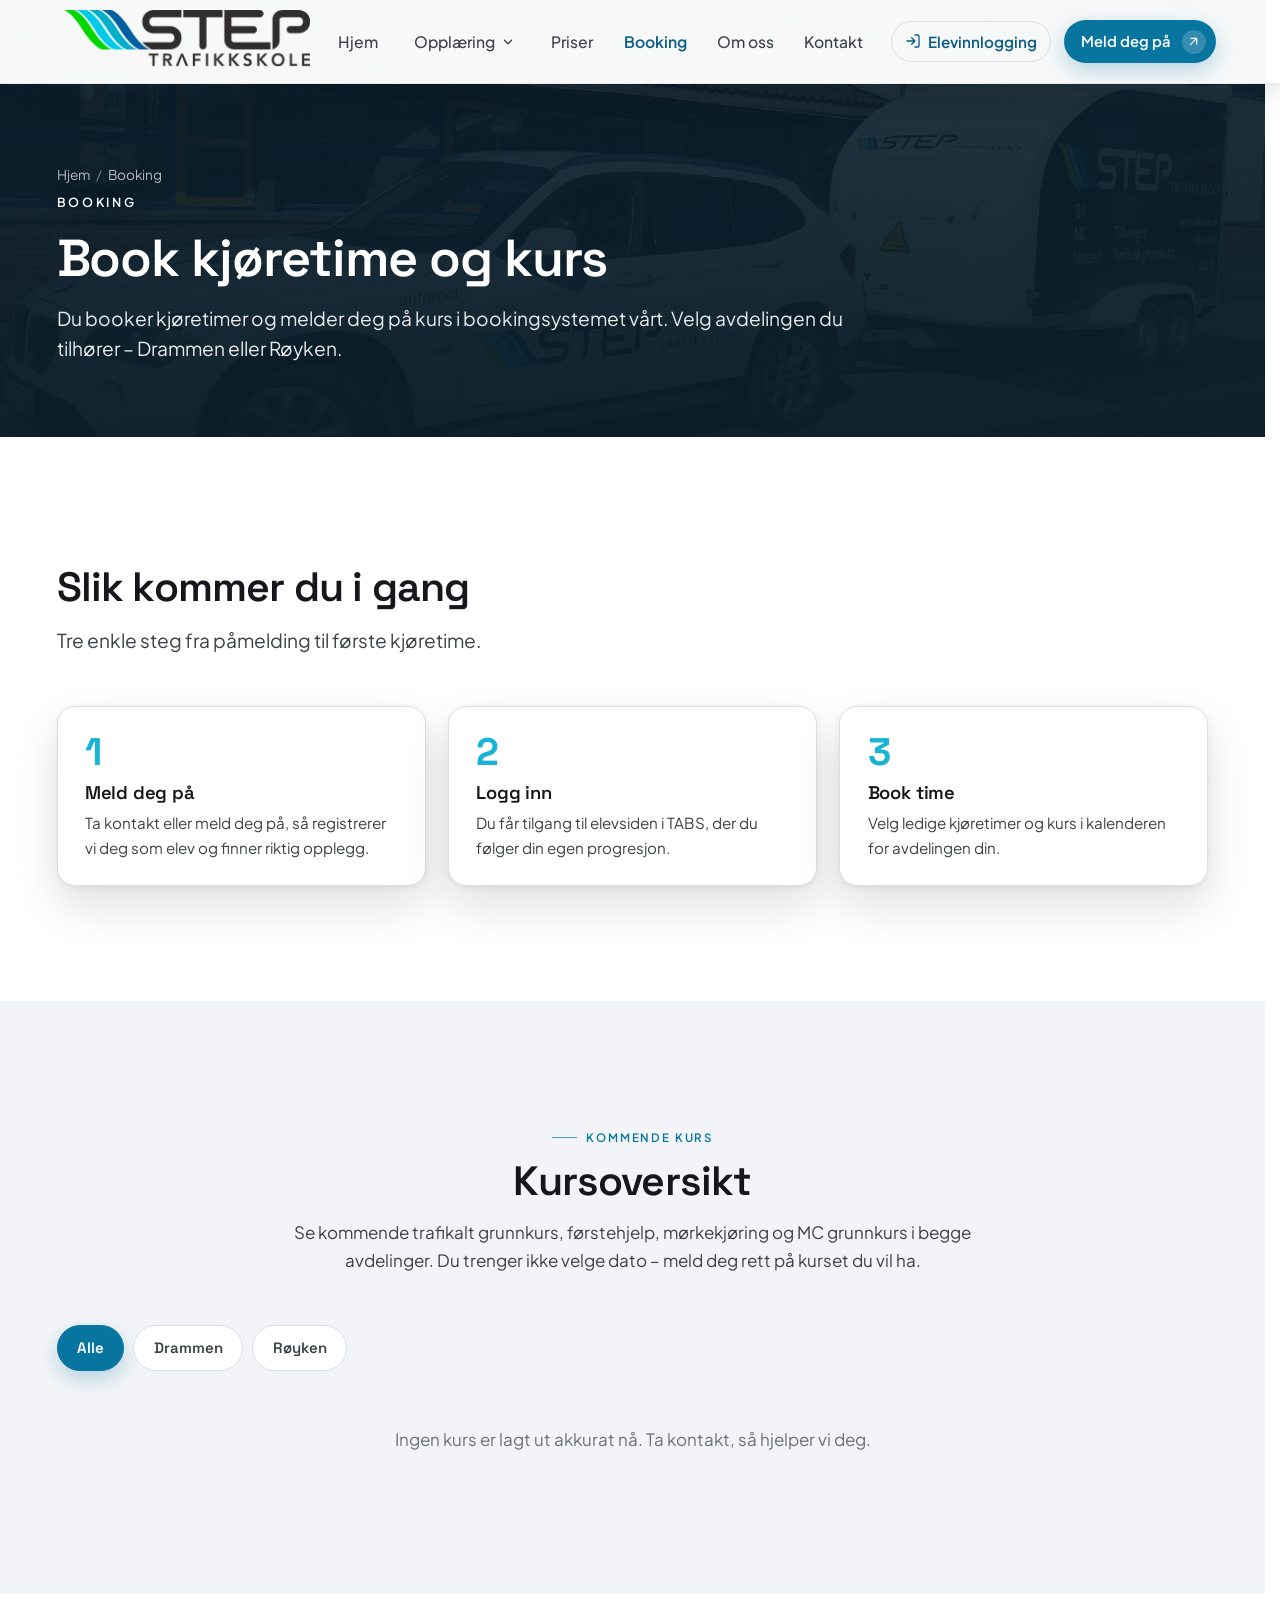
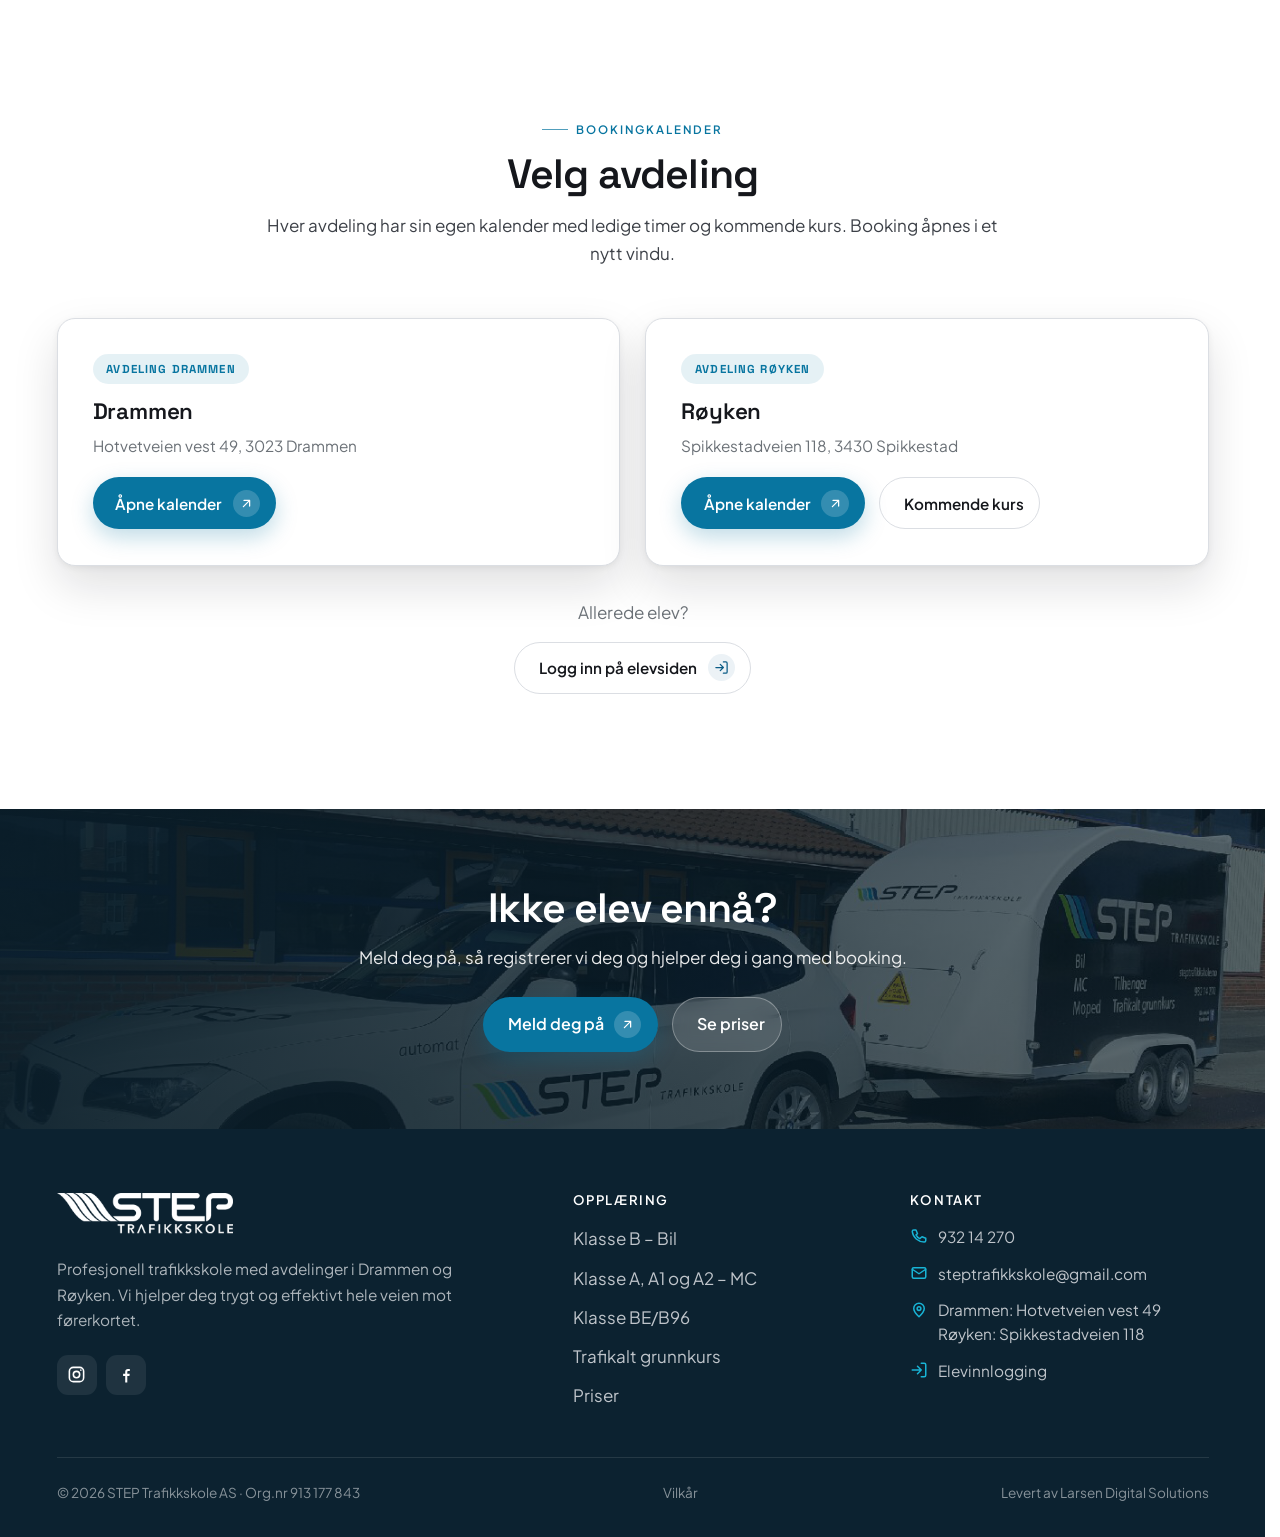
<file: booking.html>
<!DOCTYPE html>
<html lang="nb">
<head>
  <meta charset="UTF-8">
  <meta name="viewport" content="width=device-width, initial-scale=1">
  <script>document.documentElement.classList.add('js')</script>
  <title>Booking og kommende kurs | STEP Trafikkskole</title>
  <meta name="description" content="Book kjøretime og meld deg på kurs hos STEP Trafikkskole. Egen bookingkalender for avdeling Drammen og avdeling Røyken, og elevinnlogging via TABS.">
  <link rel="canonical" href="https://steptrafikkskole.no/booking.html">
  <meta name="theme-color" content="#0C2230">
  <link rel="icon" type="image/png" href="img/favicon.png">
  <link rel="apple-touch-icon" href="img/favicon.png">
  <meta property="og:type" content="website">
  <meta property="og:site_name" content="STEP Trafikkskole">
  <meta property="og:locale" content="nb_NO">
  <meta property="og:title" content="Booking og kommende kurs | STEP Trafikkskole">
  <meta property="og:description" content="Book kjøretime og meld deg på kurs i Drammen og Røyken.">
  <meta property="og:url" content="https://steptrafikkskole.no/booking.html">
  <meta property="og:image" content="https://steptrafikkskole.no/img/step-hero.jpg">
  <meta name="twitter:card" content="summary_large_image">
  <meta name="twitter:title" content="Booking og kommende kurs | STEP Trafikkskole">
  <meta name="twitter:description" content="Book kjøretime og meld deg på kurs i Drammen og Røyken.">
  <meta name="twitter:image" content="https://steptrafikkskole.no/img/step-hero.jpg">
  <link rel="stylesheet" href="css/styles.css?v=37">
  <style>
    .book-grid { display: grid; gap: clamp(1.1rem, 2vw, 1.6rem); }
    @media (min-width: 760px) { .book-grid { grid-template-columns: 1fr 1fr; } }
    .book-card { display: flex; flex-direction: column; padding: clamp(1.7rem, 3vw, 2.2rem); }
    .book-card__tag { display: inline-flex; align-self: flex-start; font-family: var(--font-display); font-weight: 700; font-size: .72rem; letter-spacing: .1em; text-transform: uppercase; color: var(--accent); background: rgba(8,117,160,.1); padding: .36rem .85rem; border-radius: 999px; margin-bottom: 1rem; }
    .book-card h3 { font-size: 1.4rem; margin-bottom: .5rem; }
    .book-card p { font-size: .96rem; margin-bottom: 1.2rem; }
    .book-card .btn-row { margin-top: auto; }
    .steps3 { display: grid; gap: clamp(1rem, 2vw, 1.4rem); counter-reset: s; }
    @media (min-width: 760px) { .steps3 { grid-template-columns: repeat(3, 1fr); } }
    .step3 { padding: 1.6rem 1.7rem; }
    .step3 .n { font-family: var(--font-display); font-weight: 700; font-size: 2.4rem; line-height: 1; color: var(--accent-bright); }
    .step3 h3 { margin: .7rem 0 .4rem; font-size: 1.15rem; }
    .step3 p { font-size: .95rem; }
  </style>
</head>
<body>
  <a href="#hovedinnhold" class="skip-link">Hopp til innhold</a>

  <!-- ===================== NAV ===================== -->
  <header class="nav">
    <div class="container nav__inner">
      <a class="brand" href="index.html" aria-label="STEP Trafikkskole, forside"><img decoding="async" class="brand__logo" src="img/logo.png" alt="STEP Trafikkskole"></a>
      <nav class="nav__links" aria-label="Hovedmeny">
        <a href="index.html">Hjem</a>
        <div class="has-dd">
          <button class="dd__btn" aria-haspopup="true" aria-expanded="false">Opplæring
            <svg viewBox="0 0 24 24" fill="none" stroke="currentColor" stroke-width="2.4" stroke-linecap="round" stroke-linejoin="round" aria-hidden="true"><path d="m6 9 6 6 6-6"/></svg>
          </button>
          <div class="dd__panel" role="menu">
            <a href="klasse-b.html" role="menuitem"><span class="dd__ic"><svg viewBox="0 0 24 24" fill="none" stroke="currentColor" stroke-width="2" stroke-linecap="round" stroke-linejoin="round"><path d="M5 13l1.5-4.5A2 2 0 0 1 8.4 7h7.2a2 2 0 0 1 1.9 1.5L19 13M5 13h14v4H5z"/><circle cx="8" cy="17" r="1.4"/><circle cx="16" cy="17" r="1.4"/></svg></span><span><b>Klasse B – Bil</b><span>Manuell eller automat</span></span></a>
            <a href="klasse-mc.html" role="menuitem"><span class="dd__ic"><svg viewBox="0 0 24 24" fill="none" stroke="currentColor" stroke-width="2" stroke-linecap="round" stroke-linejoin="round"><circle cx="5.5" cy="17" r="3.5"/><circle cx="18.5" cy="17" r="3.5"/><path d="M5.5 17 9 9h4l3 4h2.5M9 9l-1-2"/></svg></span><span><b>Klasse A, A1 og A2 – MC</b><span>Lett, mellomtung og tung MC</span></span></a>
            <a href="klasse-be.html" role="menuitem"><span class="dd__ic"><svg viewBox="0 0 24 24" fill="none" stroke="currentColor" stroke-width="2" stroke-linecap="round" stroke-linejoin="round"><path d="M3 8h9v6H3zM12 11h6l3 3v0h-9z"/><circle cx="7" cy="17" r="1.6"/><circle cx="17" cy="17" r="1.6"/></svg></span><span><b>Klasse BE/B96</b><span>Bil med tilhenger</span></span></a>
            <a href="trafikalt-grunnkurs.html" role="menuitem"><span class="dd__ic"><svg viewBox="0 0 24 24" fill="none" stroke="currentColor" stroke-width="2" stroke-linecap="round" stroke-linejoin="round"><path d="M9 11l3 3L22 4"/><path d="M21 12v7a2 2 0 0 1-2 2H5a2 2 0 0 1-2-2V5a2 2 0 0 1 2-2h11"/></svg></span><span><b>Trafikalt grunnkurs</b><span>Obligatorisk førstesteg</span></span></a>
          </div>
        </div>
        <a href="priser.html">Priser</a>
        <a href="booking.html" aria-current="page">Booking</a>
        <a href="om-oss.html">Om oss</a>
        <a href="kontakt.html">Kontakt</a>
      </nav>
      <div class="nav__cta">
        <a class="nav__login" href="https://tabs.no/start" target="_blank" rel="noopener" aria-label="Elevinnlogging (åpner nytt vindu)">
          <svg viewBox="0 0 24 24" fill="none" stroke="currentColor" stroke-width="2" stroke-linecap="round" stroke-linejoin="round" aria-hidden="true"><path d="M15 3h4a2 2 0 0 1 2 2v14a2 2 0 0 1-2 2h-4"/><path d="M10 17 15 12 10 7M15 12H3"/></svg>
          Elevinnlogging
        </a>
        <a class="btn btn--primary" href="kontakt.html">Meld deg på
          <span class="btn__icon" aria-hidden="true"><svg viewBox="0 0 24 24" fill="none" stroke="currentColor" stroke-width="2" stroke-linecap="round" stroke-linejoin="round"><path d="M7 17 17 7M8 7h9v9"/></svg></span>
        </a>
      </div>
      <button class="nav__burger" aria-label="Åpne meny" aria-expanded="false" aria-controls="mobilmeny"><span></span><span></span><span></span></button>
    </div>
  </header>

  <div class="mobile-menu" id="mobilmeny">
    <a class="m-link" href="index.html">Hjem</a>
    <span class="m-link" style="cursor:default;opacity:.7">Opplæring</span>
    <div class="m-sub">
      <a href="klasse-b.html">Klasse B – Bil</a>
      <a href="klasse-mc.html">Klasse A/A1/A2</a>
      <a href="klasse-be.html">Klasse BE/B96</a>
      <a href="trafikalt-grunnkurs.html">Trafikalt grunnkurs</a>
    </div>
    <a class="m-link" href="priser.html">Priser</a>
    <a class="m-link" href="booking.html">Booking</a>
    <a class="m-link" href="om-oss.html">Om oss</a>
    <a class="m-link" href="kontakt.html">Kontakt</a>
    <div class="mobile-menu__foot">
      <a class="btn btn--ghost btn--block" href="https://tabs.no/start" target="_blank" rel="noopener">Elevinnlogging</a>
      <a class="btn btn--primary btn--block" href="kontakt.html">Meld deg på</a>
    </div>
  </div>

  <main id="hovedinnhold">

    <!-- ===================== SUBHERO ===================== -->
    <section class="subhero">
      <div class="subhero__bg" aria-hidden="true"><img decoding="async" src="img/step-hero.jpg" alt=""></div>
      <div class="subhero__scrim" aria-hidden="true"></div>
      <span data-nav-sentinel style="position:absolute;top:60px;height:1px;width:1px"></span>
      <div class="container">
        <div class="crumbs"><a href="index.html">Hjem</a><span>/</span> Booking</div>
        <span class="eyebrow">Booking</span>
        <h1>Book kjøretime og kurs</h1>
        <p class="lead">Du booker kjøretimer og melder deg på kurs i bookingsystemet vårt. Velg avdelingen du tilhører – Drammen eller Røyken.</p>
      </div>
    </section>

    <!-- ===================== SLIK GJØR DU ===================== -->
    <section class="section">
      <div class="container">
        <div class="section-head reveal"><h2>Slik kommer du i gang</h2><p class="lead">Tre enkle steg fra påmelding til første kjøretime.</p></div>
        <div class="steps3 reveal">
          <div class="card step3"><span class="n">1</span><h3>Meld deg på</h3><p>Ta kontakt eller meld deg på, så registrerer vi deg som elev og finner riktig opplegg.</p></div>
          <div class="card step3"><span class="n">2</span><h3>Logg inn</h3><p>Du får tilgang til elevsiden i TABS, der du følger din egen progresjon.</p></div>
          <div class="card step3"><span class="n">3</span><h3>Book time</h3><p>Velg ledige kjøretimer og kurs i kalenderen for avdelingen din.</p></div>
        </div>
      </div>
    </section>

    <!-- ===================== KOMMENDE KURS ===================== -->
    <section class="section section--soft">
      <div class="container">
        <div class="section-head section-head--center reveal">
          <span class="eyebrow eyebrow--center">Kommende kurs</span>
          <h2>Kursoversikt</h2>
          <p class="measure" style="margin:.9rem auto 0">Se kommende trafikalt grunnkurs, førstehjelp, mørkekjøring og MC grunnkurs i begge avdelinger. Du trenger ikke velge dato – meld deg rett på kurset du vil ha.</p>
        </div>
        <div class="reveal" data-kurs-list="full"><p class="ko-empty">Laster kommende kurs …</p></div>
      </div>
    </section>

    <!-- ===================== KALENDERE ===================== -->
    <section class="section">
      <div class="container">
        <div class="section-head section-head--center reveal">
          <span class="eyebrow eyebrow--center">Bookingkalender</span>
          <h2>Velg avdeling</h2>
          <p class="measure" style="margin:.9rem auto 0">Hver avdeling har sin egen kalender med ledige timer og kommende kurs. Booking åpnes i et nytt vindu.</p>
        </div>
        <div class="book-grid reveal">
          <article class="card book-card">
            <span class="book-card__tag">Avdeling Drammen</span>
            <h3>Drammen</h3>
            <p class="muted">Hotvetveien vest 49, 3023 Drammen</p>
            <div class="btn-row">
              <a class="btn btn--primary" href="https://stepdrammen.tabs.no/kalender" target="_blank" rel="noopener">Åpne kalender<span class="btn__icon" aria-hidden="true"><svg viewBox="0 0 24 24" fill="none" stroke="currentColor" stroke-width="2" stroke-linecap="round" stroke-linejoin="round"><path d="M7 17 17 7M8 7h9v9"/></svg></span></a>
            </div>
          </article>
          <article class="card book-card">
            <span class="book-card__tag">Avdeling Røyken</span>
            <h3>Røyken</h3>
            <p class="muted">Spikkestadveien 118, 3430 Spikkestad</p>
            <div class="btn-row">
              <a class="btn btn--primary" href="https://steptrafikkskole.tabs.no/kalender" target="_blank" rel="noopener">Åpne kalender<span class="btn__icon" aria-hidden="true"><svg viewBox="0 0 24 24" fill="none" stroke="currentColor" stroke-width="2" stroke-linecap="round" stroke-linejoin="round"><path d="M7 17 17 7M8 7h9v9"/></svg></span></a>
              <a class="btn btn--ghost" href="https://steptrafikkskole.tabs.no/kursoversikt" target="_blank" rel="noopener">Kommende kurs</a>
            </div>
          </article>
        </div>
        <div class="center reveal" style="margin-top:2rem">
          <p class="muted" style="margin-bottom:1rem">Allerede elev?</p>
          <a class="btn btn--ghost" href="https://tabs.no/start" target="_blank" rel="noopener">Logg inn på elevsiden<span class="btn__icon" aria-hidden="true"><svg viewBox="0 0 24 24" fill="none" stroke="currentColor" stroke-width="2" stroke-linecap="round" stroke-linejoin="round"><path d="M15 3h4a2 2 0 0 1 2 2v14a2 2 0 0 1-2 2h-4"/><path d="M10 17 15 12 10 7M15 12H3"/></svg></span></a>
        </div>
      </div>
    </section>

    <!-- ===================== CTA ===================== -->
    <section class="cta-band section--tight">
      <div class="cta-band__bg" aria-hidden="true"><img decoding="async" src="img/step-hero.jpg" alt=""></div>
      <div class="cta-band__scrim" aria-hidden="true"></div>
      <div class="container center">
        <h2>Ikke elev ennå?</h2>
        <p class="measure" style="margin:.8rem auto 1.6rem">Meld deg på, så registrerer vi deg og hjelper deg i gang med booking.</p>
        <div class="btn-row" style="justify-content:center">
          <a class="btn btn--primary btn--lg" href="kontakt.html">Meld deg på<span class="btn__icon" aria-hidden="true"><svg viewBox="0 0 24 24" fill="none" stroke="currentColor" stroke-width="2" stroke-linecap="round" stroke-linejoin="round"><path d="M7 17 17 7M8 7h9v9"/></svg></span></a>
          <a class="btn btn--glass btn--lg" href="priser.html">Se priser</a>
        </div>
      </div>
    </section>

  </main>

  <!-- ===================== FOOTER ===================== -->
  <footer class="footer">
    <div class="container">
      <div class="footer__grid">
        <div>
          <a class="brand" href="index.html" aria-label="STEP Trafikkskole, forside"><img decoding="async" class="brand__logo" src="img/logo.png" style="height:46px;width:auto;background:none;padding:0;border:0;border-radius:0;box-shadow:none;filter:brightness(0) invert(1)" alt="STEP Trafikkskole"></a>
          <p class="footer__about">Profesjonell trafikkskole med avdelinger i Drammen og Røyken. Vi hjelper deg trygt og effektivt hele veien mot førerkortet.</p>
          <div class="footer__social"><a href="https://www.instagram.com/steptrafikkskole/" target="_blank" rel="noopener" aria-label="Instagram"><svg viewBox="0 0 24 24" fill="none" stroke="currentColor" stroke-width="2" stroke-linecap="round" stroke-linejoin="round" aria-hidden="true"><rect x="3" y="3" width="18" height="18" rx="5"/><circle cx="12" cy="12" r="4"/><circle cx="17.5" cy="6.5" r="1" fill="currentColor" stroke="none"/></svg></a><a href="https://www.facebook.com/Steptrafikkskole/" target="_blank" rel="noopener" aria-label="Facebook"><svg viewBox="0 0 24 24" fill="currentColor" aria-hidden="true"><path d="M13 22v-8h2.7l.4-3H13V9.1c0-.87.3-1.46 1.56-1.46H16.2V5.02C15.86 4.97 14.84 4.9 13.85 4.9c-2.06 0-3.47 1.26-3.47 3.57V11H7.7v3h2.68v8H13Z"/></svg></a></div>
        </div>
        <div>
          <h4>Opplæring</h4>
          <ul>
            <li><a href="klasse-b.html">Klasse B – Bil</a></li>
            <li><a href="klasse-mc.html">Klasse A, A1 og A2 – MC</a></li>
            <li><a href="klasse-be.html">Klasse BE/B96</a></li>
            <li><a href="trafikalt-grunnkurs.html">Trafikalt grunnkurs</a></li>
            <li><a href="priser.html">Priser</a></li>
          </ul>
        </div>
        <div>
          <h4>Kontakt</h4>
          <ul class="footer__contact">
            <li><svg viewBox="0 0 24 24" fill="none" stroke="currentColor" stroke-width="2" stroke-linecap="round" stroke-linejoin="round" aria-hidden="true"><path d="M5 4h3l2 5-2 1.5a11 11 0 0 0 5 5L16 13l5 2v3a2 2 0 0 1-2 2A16 16 0 0 1 3 6a2 2 0 0 1 2-2Z"/></svg><a href="tel:+4793214270">932 14 270</a></li><li><svg viewBox="0 0 24 24" fill="none" stroke="currentColor" stroke-width="2" stroke-linecap="round" stroke-linejoin="round" aria-hidden="true"><rect x="3" y="5" width="18" height="14" rx="2"/><path d="m3 7 9 6 9-6"/></svg><a href="mailto:steptrafikkskole@gmail.com">steptrafikkskole@gmail.com</a></li>
            <li><svg viewBox="0 0 24 24" fill="none" stroke="currentColor" stroke-width="2" stroke-linecap="round" stroke-linejoin="round" aria-hidden="true"><path d="M12 21s-7-6.5-7-11a7 7 0 0 1 14 0c0 4.5-7 11-7 11Z"/><circle cx="12" cy="10" r="2.5"/></svg><span style="line-height:1.6">Drammen: Hotvetveien vest 49<br>Røyken: Spikkestadveien 118</span></li>
            <li><svg viewBox="0 0 24 24" fill="none" stroke="currentColor" stroke-width="2" stroke-linecap="round" stroke-linejoin="round" aria-hidden="true"><path d="M15 3h4a2 2 0 0 1 2 2v14a2 2 0 0 1-2 2h-4"/><path d="M10 17 15 12 10 7M15 12H3"/></svg><a href="https://tabs.no/start" target="_blank" rel="noopener">Elevinnlogging</a></li>
          </ul>
        </div>
      </div>
      <div class="footer__bar">
        <span>© <span data-year>2026</span> STEP Trafikkskole AS · Org.nr 913 177 843</span>
        <a href="vilkar.html">Vilkår</a>
        <span>Levert av Larsen Digital Solutions</span>
      </div>
    </div>
  </footer>

  <div class="mbar">
    <a class="btn btn--ghost" href="priser.html">Se priser</a>
    <a class="btn btn--primary" href="kontakt.html">Meld deg på</a>
  </div>

  <script src="js/main.js?v=13" defer></script>
  <script src="js/kommende-kurs.js?v=1" defer></script>
</body>
</html>
</file>
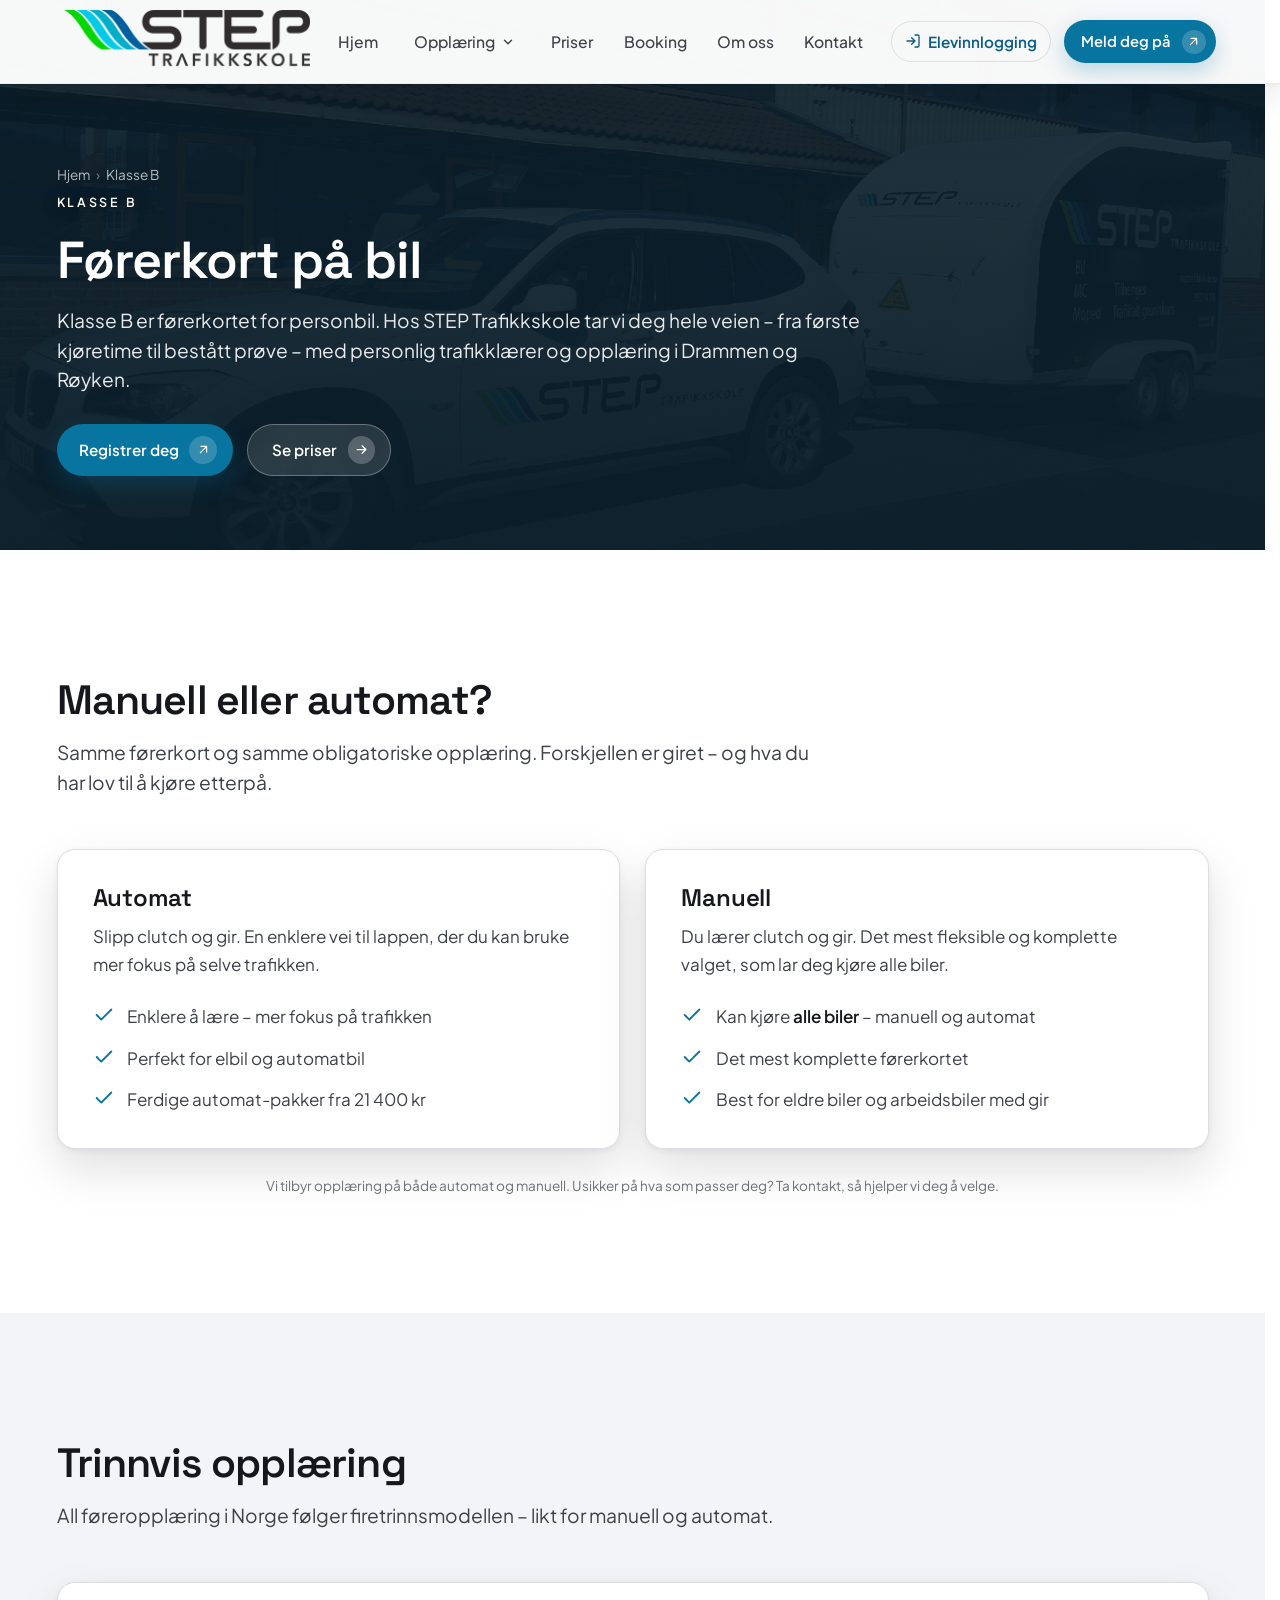
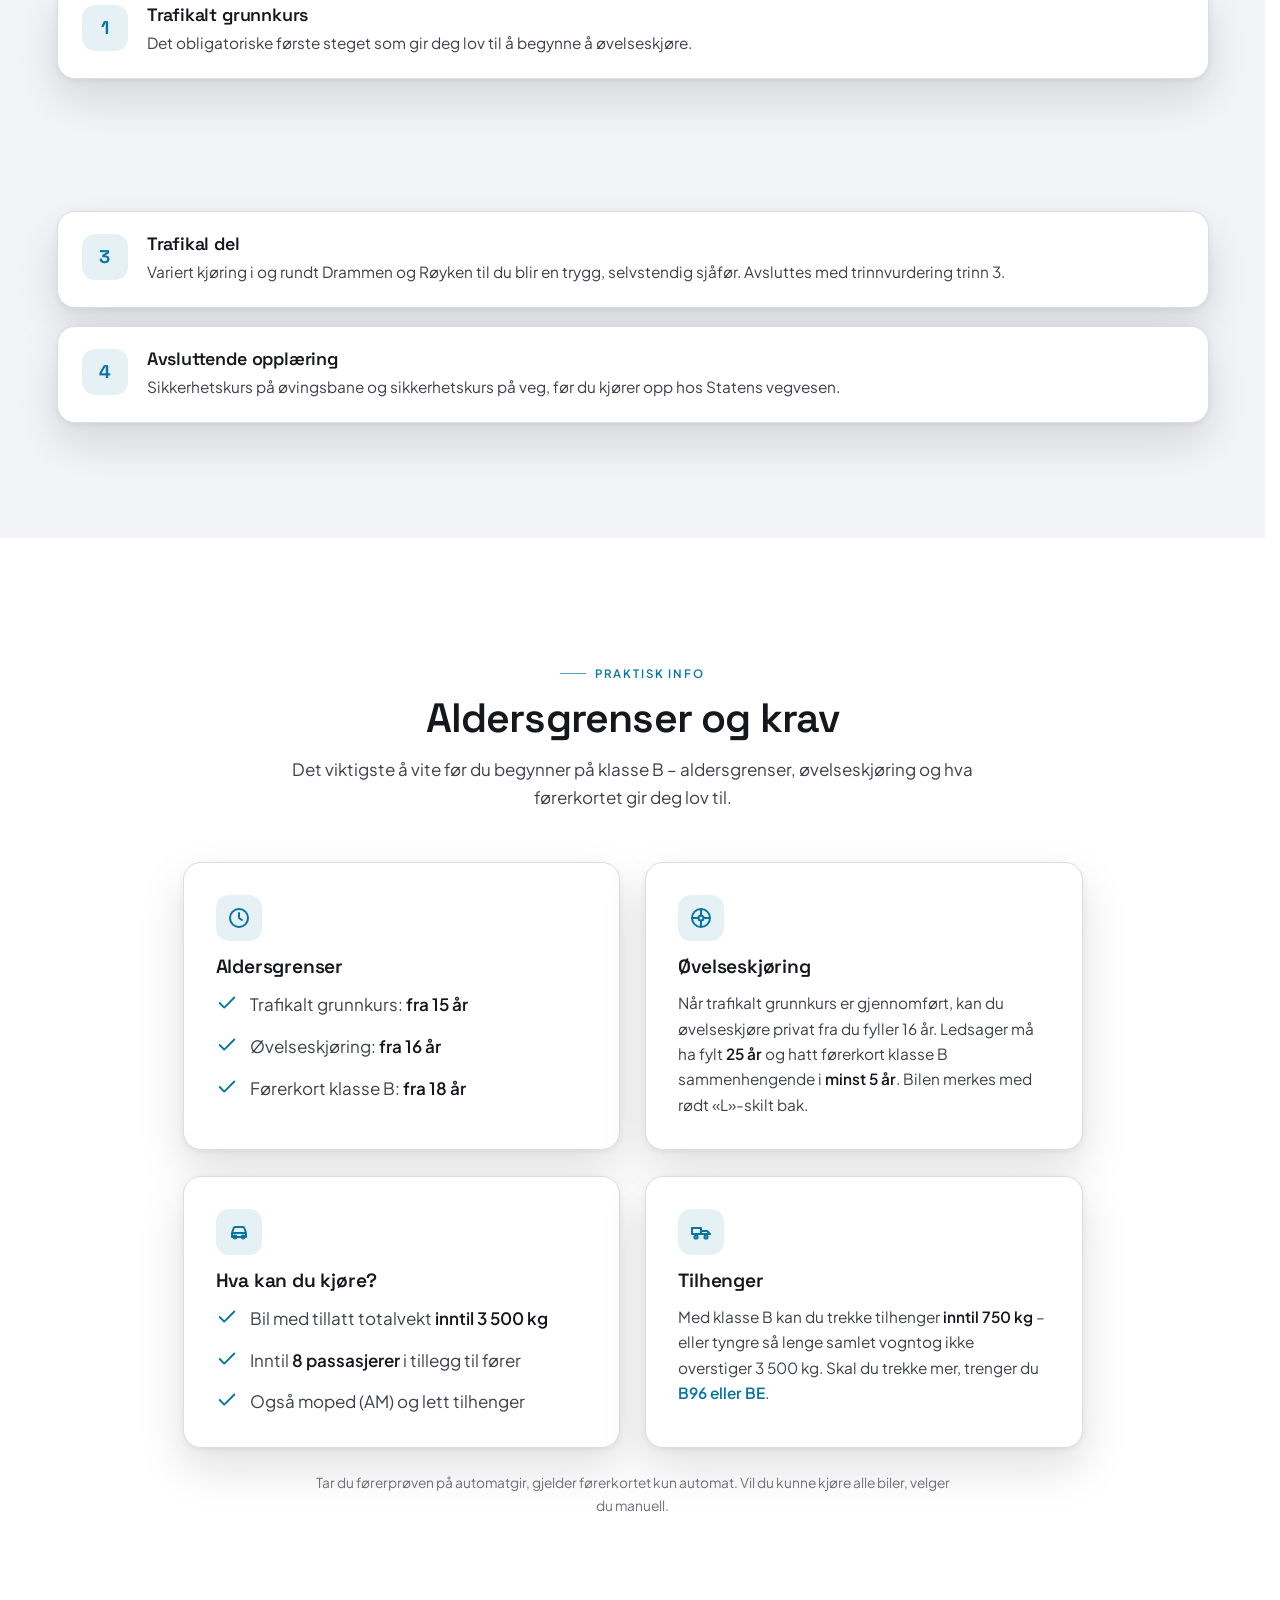
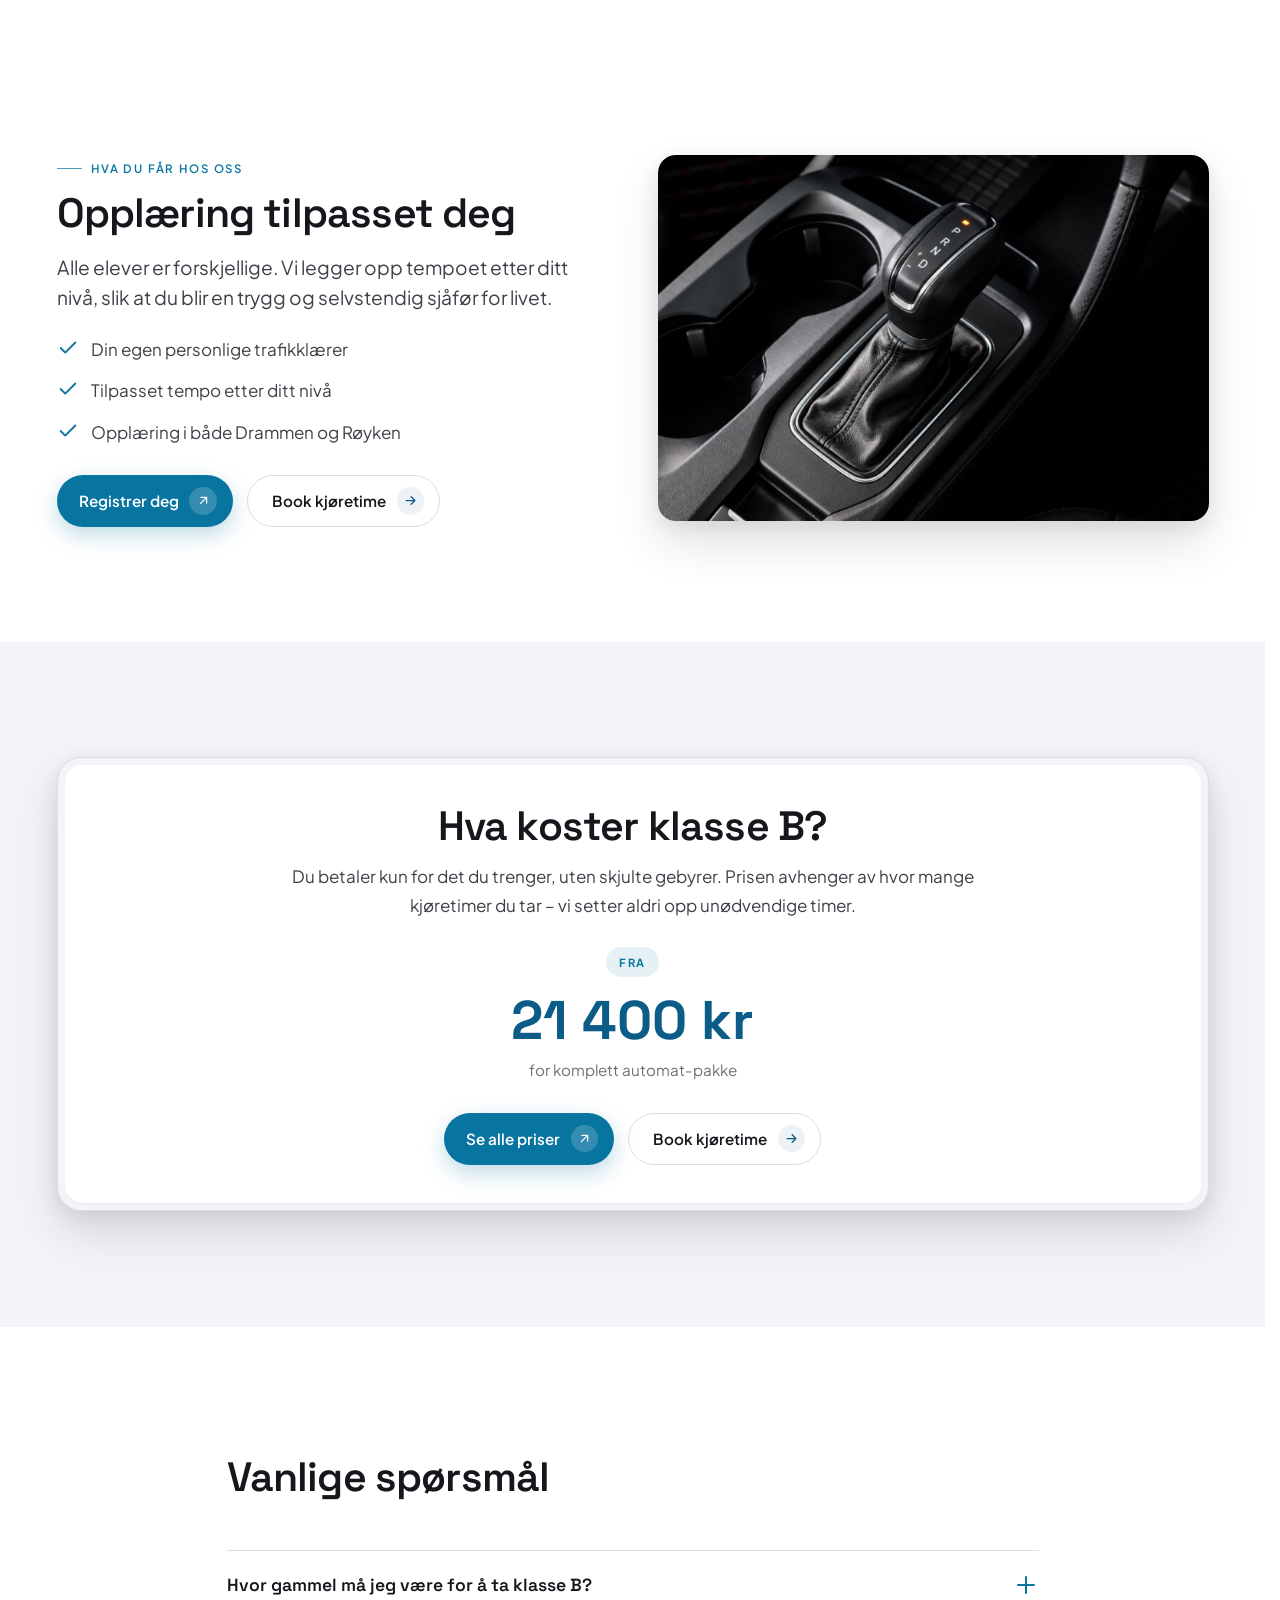
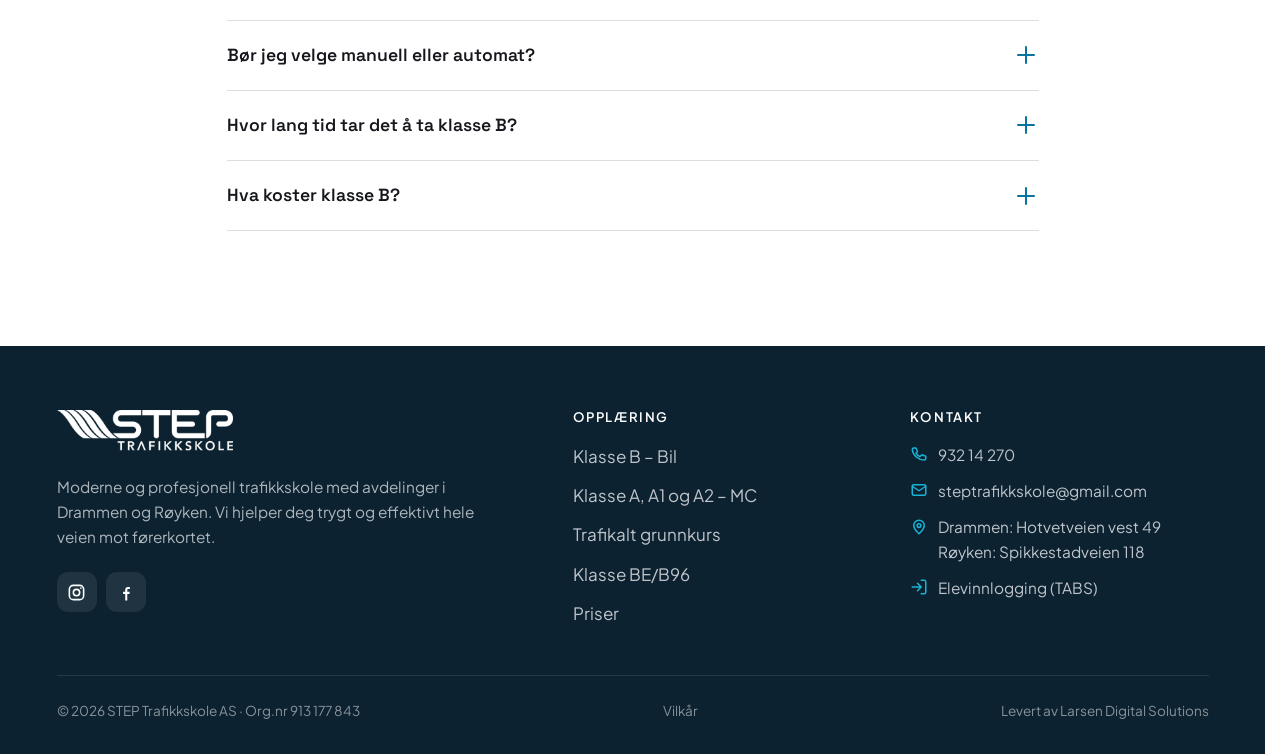
<file: klasse-b.html>
<!DOCTYPE html>
<html lang="nb">
<head>
  <meta charset="UTF-8">
  <meta name="viewport" content="width=device-width, initial-scale=1">
  <script>document.documentElement.classList.add('js')</script>
  <title>Klasse B – Førerkort på bil | STEP Trafikkskole</title>
  <meta name="description" content="Ta førerkort klasse B hos STEP Trafikkskole i Drammen og Røyken. Manuell eller automat, trinnvis opplæring og personlig trafikklærer. Komplette pakker fra 21 400 kr.">
  <link rel="canonical" href="https://steptrafikkskole.no/klasse-b.html">
  <meta name="theme-color" content="#0C2230">
  <link rel="icon" type="image/png" href="img/favicon.png">
  <link rel="apple-touch-icon" href="img/favicon.png">
  <meta property="og:type" content="website">
  <meta property="og:site_name" content="STEP Trafikkskole">
  <meta property="og:locale" content="nb_NO">
  <meta property="og:title" content="Klasse B – Førerkort på bil | STEP Trafikkskole">
  <meta property="og:description" content="Ta førerkort klasse B i Drammen og Røyken. Manuell eller automat, trinnvis opplæring og personlig trafikklærer.">
  <meta property="og:url" content="https://steptrafikkskole.no/klasse-b.html">
  <meta property="og:image" content="https://steptrafikkskole.no/img/step-hero.jpg">
  <meta name="twitter:card" content="summary_large_image">
  <meta name="twitter:title" content="Klasse B – Førerkort på bil | STEP Trafikkskole">
  <meta name="twitter:description" content="Ta førerkort klasse B i Drammen og Røyken. Manuell eller automat, personlig trafikklærer.">
  <meta name="twitter:image" content="https://steptrafikkskole.no/img/step-hero.jpg">
  <link rel="stylesheet" href="css/styles.css?v=37">
  <script type="application/ld+json">{"@context":"https://schema.org","@type":"BreadcrumbList","itemListElement":[{"@type":"ListItem","position":1,"name":"Hjem","item":"https://steptrafikkskole.no/"},{"@type":"ListItem","position":2,"name":"Klasse B","item":"https://steptrafikkskole.no/klasse-b.html"}]}</script>
  <script type="application/ld+json">{"@context":"https://schema.org","@type":"FAQPage","mainEntity":[{"@type":"Question","name":"Hvor gammel må jeg være for å ta klasse B?","acceptedAnswer":{"@type":"Answer","text":"Du kan ta trafikalt grunnkurs fra du fyller 15 år og begynne å øvelseskjøre fra 16 år. Selve førerkortet for klasse B kan du tidligst få når du fyller 18 år."}},{"@type":"Question","name":"Bør jeg velge manuell eller automat?","acceptedAnswer":{"@type":"Answer","text":"Med automat blir det enklere – du slipper clutch og gir, og kan bruke mer fokus på trafikken. Med manuell kan du kjøre alle biler. Vi tilbyr opplæring på både automat og manuell – velg det som passer deg."}},{"@type":"Question","name":"Hvor lang tid tar det å ta klasse B?","acceptedAnswer":{"@type":"Answer","text":"Det er individuelt og avhenger av hvor ofte du kjører og hvor mye du øvelseskjører privat. Vi legger opp tempoet etter ditt nivå og gjør trinnvurderinger underveis."}},{"@type":"Question","name":"Hva koster klasse B?","acceptedAnswer":{"@type":"Answer","text":"Vi tilbyr ferdige automat-pakker fra 21 400 kr, og du betaler kun for det du trenger. Se full prisoversikt på prissiden vår."}}]}</script>
  <script type="application/ld+json">{"@context":"https://schema.org","@type":"Service","name":"Klasse B – kjøreopplæring i Drammen og Røyken","serviceType":"Føreropplæring klasse B (manuell og automat)","provider":{"@type":"LocalBusiness","name":"STEP Trafikkskole AS","@id":"https://steptrafikkskole.no/#trafikkskole"},"areaServed":[{"@type":"City","name":"Drammen"},{"@type":"Place","name":"Røyken"}],"url":"https://steptrafikkskole.no/klasse-b.html","description":"Kjøreopplæring for førerkort klasse B i Drammen og Røyken, manuell eller automat. Personlig trafikklærer og tilpasset tempo."}</script>
</head>
<body>
  <a href="#hovedinnhold" class="skip-link">Hopp til innhold</a>

  <!-- ===================== NAV ===================== -->
  <header class="nav">
    <div class="container nav__inner">
      <a class="brand" href="index.html" aria-label="STEP Trafikkskole, forside"><img decoding="async" class="brand__logo" src="img/logo.png" alt="STEP Trafikkskole"></a>

      <nav class="nav__links" aria-label="Hovedmeny">
        <a href="index.html">Hjem</a>
        <div class="has-dd">
          <button class="dd__btn" aria-haspopup="true" aria-expanded="false" aria-current="page">Opplæring
            <svg viewBox="0 0 24 24" fill="none" stroke="currentColor" stroke-width="2.4" stroke-linecap="round" stroke-linejoin="round" aria-hidden="true"><path d="m6 9 6 6 6-6"/></svg>
          </button>
          <div class="dd__panel" role="menu">
            <a href="klasse-b.html" role="menuitem" aria-current="page"><span class="dd__ic"><svg viewBox="0 0 24 24" fill="none" stroke="currentColor" stroke-width="2" stroke-linecap="round" stroke-linejoin="round"><path d="M5 13l1.5-4.5A2 2 0 0 1 8.4 7h7.2a2 2 0 0 1 1.9 1.5L19 13M5 13h14v4H5z"/><circle cx="8" cy="17" r="1.4"/><circle cx="16" cy="17" r="1.4"/></svg></span><span><b>Klasse B – Bil</b><span>Manuell eller automat</span></span></a>
            <a href="klasse-mc.html" role="menuitem"><span class="dd__ic"><svg viewBox="0 0 24 24" fill="none" stroke="currentColor" stroke-width="2" stroke-linecap="round" stroke-linejoin="round"><circle cx="5.5" cy="17" r="3.5"/><circle cx="18.5" cy="17" r="3.5"/><path d="M5.5 17 9 9h4l3 4h2.5M9 9l-1-2"/></svg></span><span><b>Klasse A, A1 og A2 – MC</b><span>Lett, mellomtung og tung MC</span></span></a>
            <a href="klasse-be.html" role="menuitem"><span class="dd__ic"><svg viewBox="0 0 24 24" fill="none" stroke="currentColor" stroke-width="2" stroke-linecap="round" stroke-linejoin="round"><path d="M3 8h9v6H3zM12 11h6l3 3v0h-9z"/><circle cx="7" cy="17" r="1.6"/><circle cx="17" cy="17" r="1.6"/></svg></span><span><b>Klasse BE/B96</b><span>Bil med tilhenger</span></span></a>
            <a href="trafikalt-grunnkurs.html" role="menuitem"><span class="dd__ic"><svg viewBox="0 0 24 24" fill="none" stroke="currentColor" stroke-width="2" stroke-linecap="round" stroke-linejoin="round"><path d="M9 11l3 3L22 4"/><path d="M21 12v7a2 2 0 0 1-2 2H5a2 2 0 0 1-2-2V5a2 2 0 0 1 2-2h11"/></svg></span><span><b>Trafikalt grunnkurs</b><span>Obligatorisk førstesteg</span></span></a>
          </div>
        </div>
        <a href="priser.html">Priser</a>
        <a href="booking.html">Booking</a>
        <a href="om-oss.html">Om oss</a>
        <a href="kontakt.html">Kontakt</a>
      </nav>

      <div class="nav__cta">
        <a class="nav__login" href="https://tabs.no/start" target="_blank" rel="noopener" aria-label="Elevinnlogging i TABS (åpner nytt vindu)">
          <svg viewBox="0 0 24 24" fill="none" stroke="currentColor" stroke-width="2" stroke-linecap="round" stroke-linejoin="round" aria-hidden="true"><path d="M15 3h4a2 2 0 0 1 2 2v14a2 2 0 0 1-2 2h-4"/><path d="M10 17 15 12 10 7M15 12H3"/></svg>
          Elevinnlogging
        </a>
        <a class="btn btn--primary" href="kontakt.html">Meld deg på
          <span class="btn__icon" aria-hidden="true"><svg viewBox="0 0 24 24" fill="none" stroke="currentColor" stroke-width="2" stroke-linecap="round" stroke-linejoin="round"><path d="M7 17 17 7M8 7h9v9"/></svg></span>
        </a>
      </div>

      <button class="nav__burger" aria-label="Åpne meny" aria-expanded="false" aria-controls="mobilmeny">
        <span></span><span></span><span></span>
      </button>
    </div>
  </header>

  <!-- mobilmeny -->
  <div class="mobile-menu" id="mobilmeny">
    <a class="m-link" href="index.html">Hjem</a>
    <span class="m-link" style="cursor:default;opacity:.7">Opplæring</span>
    <div class="m-sub">
      <a href="klasse-b.html">Klasse B – Bil</a>
      <a href="klasse-mc.html">Klasse A/A1/A2</a>
      <a href="klasse-be.html">Klasse BE/B96</a>
      <a href="trafikalt-grunnkurs.html">Trafikalt grunnkurs</a>
    </div>
    <a class="m-link" href="priser.html">Priser</a>
    <a class="m-link" href="booking.html">Booking</a>
    <a class="m-link" href="om-oss.html">Om oss</a>
    <a class="m-link" href="kontakt.html">Kontakt</a>
    <div class="mobile-menu__foot">
      <a class="btn btn--ghost btn--block" href="https://tabs.no/start" target="_blank" rel="noopener">Elevinnlogging
        <span class="btn__icon" aria-hidden="true"><svg viewBox="0 0 24 24" fill="none" stroke="currentColor" stroke-width="2" stroke-linecap="round" stroke-linejoin="round"><path d="M15 3h4a2 2 0 0 1 2 2v14a2 2 0 0 1-2 2h-4"/><path d="M10 17 15 12 10 7M15 12H3"/></svg></span>
      </a>
      <a class="btn btn--primary btn--block" href="kontakt.html">Meld deg på
        <span class="btn__icon" aria-hidden="true"><svg viewBox="0 0 24 24" fill="none" stroke="currentColor" stroke-width="2" stroke-linecap="round" stroke-linejoin="round"><path d="M7 17 17 7M8 7h9v9"/></svg></span>
      </a>
    </div>
  </div>

  <main id="hovedinnhold">

    <!-- ===================== SUBHERO ===================== -->
    <section class="subhero">
      <div class="subhero__bg" aria-hidden="true"><img decoding="async" src="img/step-hero.jpg" alt="" width="1920" height="900"></div>
      <div class="subhero__scrim" aria-hidden="true"></div>
      <span data-nav-sentinel style="position:absolute;top:60px;height:1px;width:1px"></span>
      <div class="container">
        <nav class="crumbs" aria-label="Brødsmuler"><a href="index.html">Hjem</a><span>›</span> Klasse B</nav>
        <span class="eyebrow">Klasse B</span>
        <h1 style="margin-top:1.1rem">Førerkort på bil</h1>
        <p class="lead">Klasse B er førerkortet for personbil. Hos STEP Trafikkskole tar vi deg hele veien – fra første kjøretime til bestått prøve – med personlig trafikklærer og opplæring i Drammen og Røyken.</p>
        <div class="btn-row"><a class="btn btn--primary" href="kontakt.html">Registrer deg<span class="btn__icon" aria-hidden="true"><svg viewBox="0 0 24 24" fill="none" stroke="currentColor" stroke-width="2" stroke-linecap="round" stroke-linejoin="round"><path d="M7 17 17 7M8 7h9v9"/></svg></span></a><a class="btn btn--glass" href="priser.html">Se priser<span class="btn__icon" aria-hidden="true"><svg viewBox="0 0 24 24" fill="none" stroke="currentColor" stroke-width="2" stroke-linecap="round" stroke-linejoin="round"><path d="M5 12h14M13 6l6 6-6 6"/></svg></span></a></div>
      </div>
    </section>

    <!-- ===================== MANUELL VS AUTOMAT ===================== -->
    <section class="section">
      <div class="container">
        <div class="section-head reveal"><h2>Manuell eller automat?</h2><p class="lead">Samme førerkort og samme obligatoriske opplæring. Forskjellen er giret – og hva du har lov til å kjøre etterpå.</p></div>
        <div class="grid grid-2">
          <article class="card reveal" style="padding:clamp(1.6rem,3vw,2.2rem)">
            <h3 style="font-size:1.5rem;margin-bottom:.7rem">Automat</h3>
            <p style="margin-bottom:1.2rem">Slipp clutch og gir. En enklere vei til lappen, der du kan bruke mer fokus på selve trafikken.</p>
            <ul class="ticks">
              <li><svg viewBox="0 0 24 24" fill="none" stroke="currentColor" stroke-width="2" stroke-linecap="round" stroke-linejoin="round" aria-hidden="true"><path d="M20 6 9 17l-5-5"/></svg><span>Enklere å lære – mer fokus på trafikken</span></li>
              <li><svg viewBox="0 0 24 24" fill="none" stroke="currentColor" stroke-width="2" stroke-linecap="round" stroke-linejoin="round" aria-hidden="true"><path d="M20 6 9 17l-5-5"/></svg><span>Perfekt for elbil og automatbil</span></li>
              <li><svg viewBox="0 0 24 24" fill="none" stroke="currentColor" stroke-width="2" stroke-linecap="round" stroke-linejoin="round" aria-hidden="true"><path d="M20 6 9 17l-5-5"/></svg><span>Ferdige automat-pakker fra 21 400 kr</span></li>
            </ul>
          </article>
          <article class="card reveal" data-delay="1" style="padding:clamp(1.6rem,3vw,2.2rem)">
            <h3 style="font-size:1.5rem;margin-bottom:.7rem">Manuell</h3>
            <p style="margin-bottom:1.2rem">Du lærer clutch og gir. Det mest fleksible og komplette valget, som lar deg kjøre alle biler.</p>
            <ul class="ticks">
              <li><svg viewBox="0 0 24 24" fill="none" stroke="currentColor" stroke-width="2" stroke-linecap="round" stroke-linejoin="round" aria-hidden="true"><path d="M20 6 9 17l-5-5"/></svg><span>Kan kjøre <strong>alle biler</strong> – manuell og automat</span></li>
              <li><svg viewBox="0 0 24 24" fill="none" stroke="currentColor" stroke-width="2" stroke-linecap="round" stroke-linejoin="round" aria-hidden="true"><path d="M20 6 9 17l-5-5"/></svg><span>Det mest komplette førerkortet</span></li>
              <li><svg viewBox="0 0 24 24" fill="none" stroke="currentColor" stroke-width="2" stroke-linecap="round" stroke-linejoin="round" aria-hidden="true"><path d="M20 6 9 17l-5-5"/></svg><span>Best for eldre biler og arbeidsbiler med gir</span></li>
            </ul>
          </article>
        </div>
        <p class="form__note" style="text-align:center;margin-top:1.6rem">Vi tilbyr opplæring på både automat og manuell. Usikker på hva som passer deg? Ta kontakt, så hjelper vi deg å velge.</p>
      </div>
    </section>

    <!-- ===================== DE FIRE TRINNENE ===================== -->
    <section class="section section--soft">
      <div class="container">
        <div class="section-head reveal"><h2>Trinnvis opplæring</h2><p class="lead">All føreropplæring i Norge følger firetrinnsmodellen – likt for manuell og automat.</p></div>
        <div class="trinn">
          <div class="trinn__item card reveal"><span class="trinn__badge">1</span><div><h3>Trafikalt grunnkurs</h3><p>Det obligatoriske første steget som gir deg lov til å begynne å øvelseskjøre.</p></div></div>
          <div class="trinn__item card reveal" data-delay="1"><span class="trinn__badge">2</span><div><h3>Grunnleggende kjøretøy- og kjørekompetanse</h3><p>Du blir kjent med bilen i rolige omgivelser og lærer å mestre den grunnleggende kjøringen. Avsluttes med obligatorisk trinnvurdering.</p></div></div>
          <div class="trinn__item card reveal" data-delay="2"><span class="trinn__badge">3</span><div><h3>Trafikal del</h3><p>Variert kjøring i og rundt Drammen og Røyken til du blir en trygg, selvstendig sjåfør. Avsluttes med trinnvurdering trinn 3.</p></div></div>
          <div class="trinn__item card reveal" data-delay="3"><span class="trinn__badge">4</span><div><h3>Avsluttende opplæring</h3><p>Sikkerhetskurs på øvingsbane og sikkerhetskurs på veg, før du kjører opp hos Statens vegvesen.</p></div></div>
        </div>
      </div>
    </section>

    <!-- ===================== PRAKTISK INFO ===================== -->
    <section class="section" id="praktisk">
      <div class="container">
        <div class="section-head section-head--center reveal">
          <span class="eyebrow eyebrow--center">Praktisk info</span>
          <h2>Aldersgrenser og krav</h2>
          <p class="measure" style="margin:.9rem auto 0">Det viktigste å vite før du begynner på klasse B – aldersgrenser, øvelseskjøring og hva førerkortet gir deg lov til.</p>
        </div>
        <div class="grid grid-2 reveal" style="max-width:900px;margin-inline:auto">
          <article class="card" style="padding:clamp(1.5rem,2.8vw,2rem)">
            <div style="width:46px;height:46px;border-radius:13px;display:grid;place-items:center;background:rgba(8,117,160,.1);color:var(--accent);margin-bottom:1rem"><svg viewBox="0 0 24 24" width="24" height="24" fill="none" stroke="currentColor" stroke-width="2" stroke-linecap="round" stroke-linejoin="round" aria-hidden="true"><circle cx="12" cy="12" r="9"/><path d="M12 7v5l3 2"/></svg></div>
            <h3 style="font-size:1.2rem;margin-bottom:.8rem">Aldersgrenser</h3>
            <ul class="ticks" style="margin:0">
              <li><svg viewBox="0 0 24 24" fill="none" stroke="currentColor" stroke-width="2" stroke-linecap="round" stroke-linejoin="round" aria-hidden="true"><path d="M20 6 9 17l-5-5"/></svg><span>Trafikalt grunnkurs: <strong>fra 15 år</strong></span></li>
              <li><svg viewBox="0 0 24 24" fill="none" stroke="currentColor" stroke-width="2" stroke-linecap="round" stroke-linejoin="round" aria-hidden="true"><path d="M20 6 9 17l-5-5"/></svg><span>Øvelseskjøring: <strong>fra 16 år</strong></span></li>
              <li><svg viewBox="0 0 24 24" fill="none" stroke="currentColor" stroke-width="2" stroke-linecap="round" stroke-linejoin="round" aria-hidden="true"><path d="M20 6 9 17l-5-5"/></svg><span>Førerkort klasse B: <strong>fra 18 år</strong></span></li>
            </ul>
          </article>
          <article class="card" style="padding:clamp(1.5rem,2.8vw,2rem)">
            <div style="width:46px;height:46px;border-radius:13px;display:grid;place-items:center;background:rgba(8,117,160,.1);color:var(--accent);margin-bottom:1rem"><svg viewBox="0 0 24 24" width="24" height="24" fill="none" stroke="currentColor" stroke-width="2" stroke-linecap="round" stroke-linejoin="round" aria-hidden="true"><circle cx="12" cy="12" r="9"/><circle cx="12" cy="12" r="2.5"/><path d="M12 3.5v6M12 14.5v6M3.5 12h6M14.5 12h6"/></svg></div>
            <h3 style="font-size:1.2rem;margin-bottom:.8rem">Øvelseskjøring</h3>
            <p style="font-size:.96rem">Når trafikalt grunnkurs er gjennomført, kan du øvelseskjøre privat fra du fyller 16 år. Ledsager må ha fylt <strong>25 år</strong> og hatt førerkort klasse B sammenhengende i <strong>minst 5 år</strong>. Bilen merkes med rødt «L»-skilt bak.</p>
          </article>
          <article class="card" style="padding:clamp(1.5rem,2.8vw,2rem)">
            <div style="width:46px;height:46px;border-radius:13px;display:grid;place-items:center;background:rgba(8,117,160,.1);color:var(--accent);margin-bottom:1rem"><svg viewBox="0 0 24 24" width="24" height="24" fill="none" stroke="currentColor" stroke-width="2" stroke-linecap="round" stroke-linejoin="round" aria-hidden="true"><path d="M5 13l1.5-4.5A2 2 0 0 1 8.4 7h7.2a2 2 0 0 1 1.9 1.5L19 13M5 13h14v4H5z"/><circle cx="8" cy="17" r="1.4"/><circle cx="16" cy="17" r="1.4"/></svg></div>
            <h3 style="font-size:1.2rem;margin-bottom:.8rem">Hva kan du kjøre?</h3>
            <ul class="ticks" style="margin:0">
              <li><svg viewBox="0 0 24 24" fill="none" stroke="currentColor" stroke-width="2" stroke-linecap="round" stroke-linejoin="round" aria-hidden="true"><path d="M20 6 9 17l-5-5"/></svg><span>Bil med tillatt totalvekt <strong>inntil 3 500 kg</strong></span></li>
              <li><svg viewBox="0 0 24 24" fill="none" stroke="currentColor" stroke-width="2" stroke-linecap="round" stroke-linejoin="round" aria-hidden="true"><path d="M20 6 9 17l-5-5"/></svg><span>Inntil <strong>8 passasjerer</strong> i tillegg til fører</span></li>
              <li><svg viewBox="0 0 24 24" fill="none" stroke="currentColor" stroke-width="2" stroke-linecap="round" stroke-linejoin="round" aria-hidden="true"><path d="M20 6 9 17l-5-5"/></svg><span>Også moped (AM) og lett tilhenger</span></li>
            </ul>
          </article>
          <article class="card" style="padding:clamp(1.5rem,2.8vw,2rem)">
            <div style="width:46px;height:46px;border-radius:13px;display:grid;place-items:center;background:rgba(8,117,160,.1);color:var(--accent);margin-bottom:1rem"><svg viewBox="0 0 24 24" width="24" height="24" fill="none" stroke="currentColor" stroke-width="2" stroke-linecap="round" stroke-linejoin="round" aria-hidden="true"><path d="M3 8h9v6H3zM12 11h6l3 3v0h-9z"/><circle cx="7" cy="17" r="1.6"/><circle cx="17" cy="17" r="1.6"/></svg></div>
            <h3 style="font-size:1.2rem;margin-bottom:.8rem">Tilhenger</h3>
            <p style="font-size:.96rem">Med klasse B kan du trekke tilhenger <strong>inntil 750 kg</strong> – eller tyngre så lenge samlet vogntog ikke overstiger 3 500 kg. Skal du trekke mer, trenger du <a href="klasse-be.html" style="color:var(--accent);font-weight:600">B96 eller BE</a>.</p>
          </article>
        </div>
        <p class="price-note center" style="margin-top:1.5rem;max-width:64ch;margin-inline:auto">Tar du førerprøven på automatgir, gjelder førerkortet kun automat. Vil du kunne kjøre alle biler, velger du manuell.</p>
      </div>
    </section>

    <!-- ===================== HVA DU FÅR HOS OSS ===================== -->
    <section class="section">
      <div class="container">
        <div class="split">
          <div class="reveal">
            <span class="eyebrow">Hva du får hos oss</span>
            <h2 style="margin-top:.8rem">Opplæring tilpasset deg</h2>
            <p class="lead" style="margin-top:1rem">Alle elever er forskjellige. Vi legger opp tempoet etter ditt nivå, slik at du blir en trygg og selvstendig sjåfør for livet.</p>
            <ul class="ticks" style="margin-top:1.4rem">
              <li><svg viewBox="0 0 24 24" fill="none" stroke="currentColor" stroke-width="2" stroke-linecap="round" stroke-linejoin="round" aria-hidden="true"><path d="M20 6 9 17l-5-5"/></svg><span>Din egen personlige trafikklærer</span></li>
              <li><svg viewBox="0 0 24 24" fill="none" stroke="currentColor" stroke-width="2" stroke-linecap="round" stroke-linejoin="round" aria-hidden="true"><path d="M20 6 9 17l-5-5"/></svg><span>Tilpasset tempo etter ditt nivå</span></li>
              <li><svg viewBox="0 0 24 24" fill="none" stroke="currentColor" stroke-width="2" stroke-linecap="round" stroke-linejoin="round" aria-hidden="true"><path d="M20 6 9 17l-5-5"/></svg><span>Opplæring i både Drammen og Røyken</span></li>
            </ul>
            <div class="btn-row" style="margin-top:1.8rem"><a class="btn btn--primary" href="kontakt.html">Registrer deg<span class="btn__icon" aria-hidden="true"><svg viewBox="0 0 24 24" fill="none" stroke="currentColor" stroke-width="2" stroke-linecap="round" stroke-linejoin="round"><path d="M7 17 17 7M8 7h9v9"/></svg></span></a><a class="btn btn--ghost" href="booking.html">Book kjøretime<span class="btn__icon" aria-hidden="true"><svg viewBox="0 0 24 24" fill="none" stroke="currentColor" stroke-width="2" stroke-linecap="round" stroke-linejoin="round"><path d="M5 12h14M13 6l6 6-6 6"/></svg></span></a></div>
          </div>
          <div class="reveal" data-delay="1">
            <img decoding="async" src="img/automat.jpg" alt="Kjøreopplæring klasse B hos STEP Trafikkskole" loading="lazy" width="720" height="560" style="width:100%;height:100%;object-fit:cover;border-radius:var(--r-card);box-shadow:var(--shadow-md)">
          </div>
        </div>
      </div>
    </section>

    <!-- ===================== PRIS-TEASER ===================== -->
    <section class="section section--soft">
      <div class="container">
        <div class="bezel reveal">
          <div class="bezel__inner">
            <div style="text-align:center">
              <h2>Hva koster klasse B?</h2>
              <p class="measure" style="margin:.9rem auto 0">Du betaler kun for det du trenger, uten skjulte gebyrer. Prisen avhenger av hvor mange kjøretimer du tar – vi setter aldri opp unødvendige timer.</p>
              <div style="margin:1.7rem 0 1.9rem">
                <span style="display:inline-block;font-size:.7rem;font-weight:700;letter-spacing:.14em;text-transform:uppercase;color:var(--accent);background:rgba(8,117,160,.1);padding:.38rem .85rem;border-radius:999px;margin-bottom:1rem">Fra</span>
                <div style="font-family:var(--font-display);font-weight:700;font-size:clamp(2.4rem,5vw,3.4rem);line-height:1;color:var(--brand)">21 400 kr</div>
                <div style="color:var(--muted);font-size:.95rem;margin-top:.6rem">for komplett automat-pakke</div>
              </div>
              <div class="btn-row" style="justify-content:center">
                <a class="btn btn--primary" href="priser.html">Se alle priser<span class="btn__icon" aria-hidden="true"><svg viewBox="0 0 24 24" fill="none" stroke="currentColor" stroke-width="2" stroke-linecap="round" stroke-linejoin="round"><path d="M7 17 17 7M8 7h9v9"/></svg></span></a>
                <a class="btn btn--ghost" href="booking.html">Book kjøretime<span class="btn__icon" aria-hidden="true"><svg viewBox="0 0 24 24" fill="none" stroke="currentColor" stroke-width="2" stroke-linecap="round" stroke-linejoin="round"><path d="M5 12h14M13 6l6 6-6 6"/></svg></span></a>
              </div>
            </div>
          </div>
        </div>
      </div>
    </section>

    <!-- ===================== FAQ ===================== -->
    <section class="section">
      <div class="container container--narrow">
        <div class="section-head reveal"><h2>Vanlige spørsmål</h2></div>
        <div class="faq reveal">
          <details id="sp-alder"><summary>Hvor gammel må jeg være for å ta klasse B? <span class="faq__icon" aria-hidden="true"></span></summary><div class="faq__body"><p>Du kan ta trafikalt grunnkurs fra du fyller 15 år og begynne å øvelseskjøre fra 16 år. Selve førerkortet for klasse B kan du tidligst få når du fyller 18 år.</p></div></details>
          <details id="sp-velg"><summary>Bør jeg velge manuell eller automat? <span class="faq__icon" aria-hidden="true"></span></summary><div class="faq__body"><p>Med automat blir det enklere – du slipper clutch og gir, og kan bruke mer fokus på trafikken. Med manuell kan du kjøre alle biler. Vi tilbyr opplæring på både automat og manuell – velg det som passer deg.</p></div></details>
          <details id="sp-tid"><summary>Hvor lang tid tar det å ta klasse B? <span class="faq__icon" aria-hidden="true"></span></summary><div class="faq__body"><p>Det er individuelt og avhenger av hvor ofte du kjører og hvor mye du øvelseskjører privat. Vi legger opp tempoet etter ditt nivå og gjør trinnvurderinger underveis, så vi ser sammen når du er klar.</p></div></details>
          <details id="sp-pris"><summary>Hva koster klasse B? <span class="faq__icon" aria-hidden="true"></span></summary><div class="faq__body"><p>Vi tilbyr ferdige automat-pakker fra 21 400 kr, og du betaler kun for det du trenger. Se full prisoversikt på <a href="priser.html">prissiden vår</a>.</p></div></details>
        </div>
      </div>
    </section>

  </main>

  <!-- ===================== FOOTER ===================== -->
  <footer class="footer">
    <div class="container">
      <div class="footer__grid">
        <div>
          <a class="brand" href="index.html" aria-label="STEP Trafikkskole, forside">
            <img decoding="async" class="brand__logo" src="img/logo.png" style="height:46px;width:auto;background:none;padding:0;border:0;border-radius:0;box-shadow:none;filter:brightness(0) invert(1)" alt="STEP Trafikkskole">
          </a>
          <p class="footer__about">Moderne og profesjonell trafikkskole med avdelinger i Drammen og Røyken. Vi hjelper deg trygt og effektivt hele veien mot førerkortet.</p>
          <div class="footer__social"><a href="https://www.instagram.com/steptrafikkskole" target="_blank" rel="noopener" aria-label="Følg STEP Trafikkskole på Instagram"><svg viewBox="0 0 24 24" fill="none" stroke="currentColor" stroke-width="2" stroke-linecap="round" stroke-linejoin="round" aria-hidden="true"><rect x="3" y="3" width="18" height="18" rx="5"/><circle cx="12" cy="12" r="4"/><circle cx="17.5" cy="6.5" r="1" fill="currentColor" stroke="none"/></svg></a><a href="https://www.facebook.com/Steptrafikkskole/" target="_blank" rel="noopener" aria-label="Følg STEP Trafikkskole på Facebook"><svg viewBox="0 0 24 24" fill="currentColor" aria-hidden="true"><path d="M13 22v-8h2.7l.4-3H13V9.1c0-.87.3-1.46 1.56-1.46H16.2V5.02C15.86 4.97 14.84 4.9 13.85 4.9c-2.06 0-3.47 1.26-3.47 3.57V11H7.7v3h2.68v8H13Z"/></svg></a></div>
        </div>
        <div>
          <h4>Opplæring</h4>
          <ul>
            <li><a href="klasse-b.html">Klasse B – Bil</a></li>
            <li><a href="klasse-mc.html">Klasse A, A1 og A2 – MC</a></li>
            <li><a href="trafikalt-grunnkurs.html">Trafikalt grunnkurs</a></li>
            <li><a href="klasse-be.html">Klasse BE/B96</a></li>
            <li><a href="priser.html">Priser</a></li>
          </ul>
        </div>
        <div>
          <h4>Kontakt</h4>
          <ul class="footer__contact">
            <li><svg viewBox="0 0 24 24" fill="none" stroke="currentColor" stroke-width="2" stroke-linecap="round" stroke-linejoin="round" aria-hidden="true"><path d="M5 4h3l2 5-2 1.5a11 11 0 0 0 5 5L16 13l5 2v3a2 2 0 0 1-2 2A16 16 0 0 1 3 6a2 2 0 0 1 2-2Z"/></svg><a href="tel:+4793214270">932 14 270</a></li><li><svg viewBox="0 0 24 24" fill="none" stroke="currentColor" stroke-width="2" stroke-linecap="round" stroke-linejoin="round" aria-hidden="true"><rect x="3" y="5" width="18" height="14" rx="2"/><path d="m3 7 9 6 9-6"/></svg><a href="mailto:steptrafikkskole@gmail.com">steptrafikkskole@gmail.com</a></li>
            <li><svg viewBox="0 0 24 24" fill="none" stroke="currentColor" stroke-width="2" stroke-linecap="round" stroke-linejoin="round" aria-hidden="true"><path d="M12 21s-7-6.5-7-11a7 7 0 0 1 14 0c0 4.5-7 11-7 11Z"/><circle cx="12" cy="10" r="2.5"/></svg><span style="line-height:1.6">Drammen: Hotvetveien vest 49<br>Røyken: Spikkestadveien 118</span></li>
            <li><svg viewBox="0 0 24 24" fill="none" stroke="currentColor" stroke-width="2" stroke-linecap="round" stroke-linejoin="round" aria-hidden="true"><path d="M15 3h4a2 2 0 0 1 2 2v14a2 2 0 0 1-2 2h-4"/><path d="M10 17 15 12 10 7M15 12H3"/></svg><a href="https://tabs.no/start" target="_blank" rel="noopener">Elevinnlogging (TABS)</a></li>
          </ul>
          
        </div>
      </div>
      
      <div class="footer__bar">
        <span>© <span data-year>2026</span> STEP Trafikkskole AS · Org.nr 913 177 843</span>
        <a href="vilkar.html">Vilkår</a>
        <span>Levert av Larsen Digital Solutions</span>
      </div>
    </div>
  </footer>

  <!-- mobil sticky-bar -->
  <div class="mbar">
    <a class="btn btn--ghost" href="priser.html">Se priser</a>
    <a class="btn btn--primary" href="kontakt.html">Meld deg på
      <span class="btn__icon" aria-hidden="true"><svg viewBox="0 0 24 24" fill="none" stroke="currentColor" stroke-width="2" stroke-linecap="round" stroke-linejoin="round"><path d="M7 17 17 7M8 7h9v9"/></svg></span>
    </a>
  </div>

  <script src="js/main.js?v=13" defer></script>
</body>
</html>
</file>
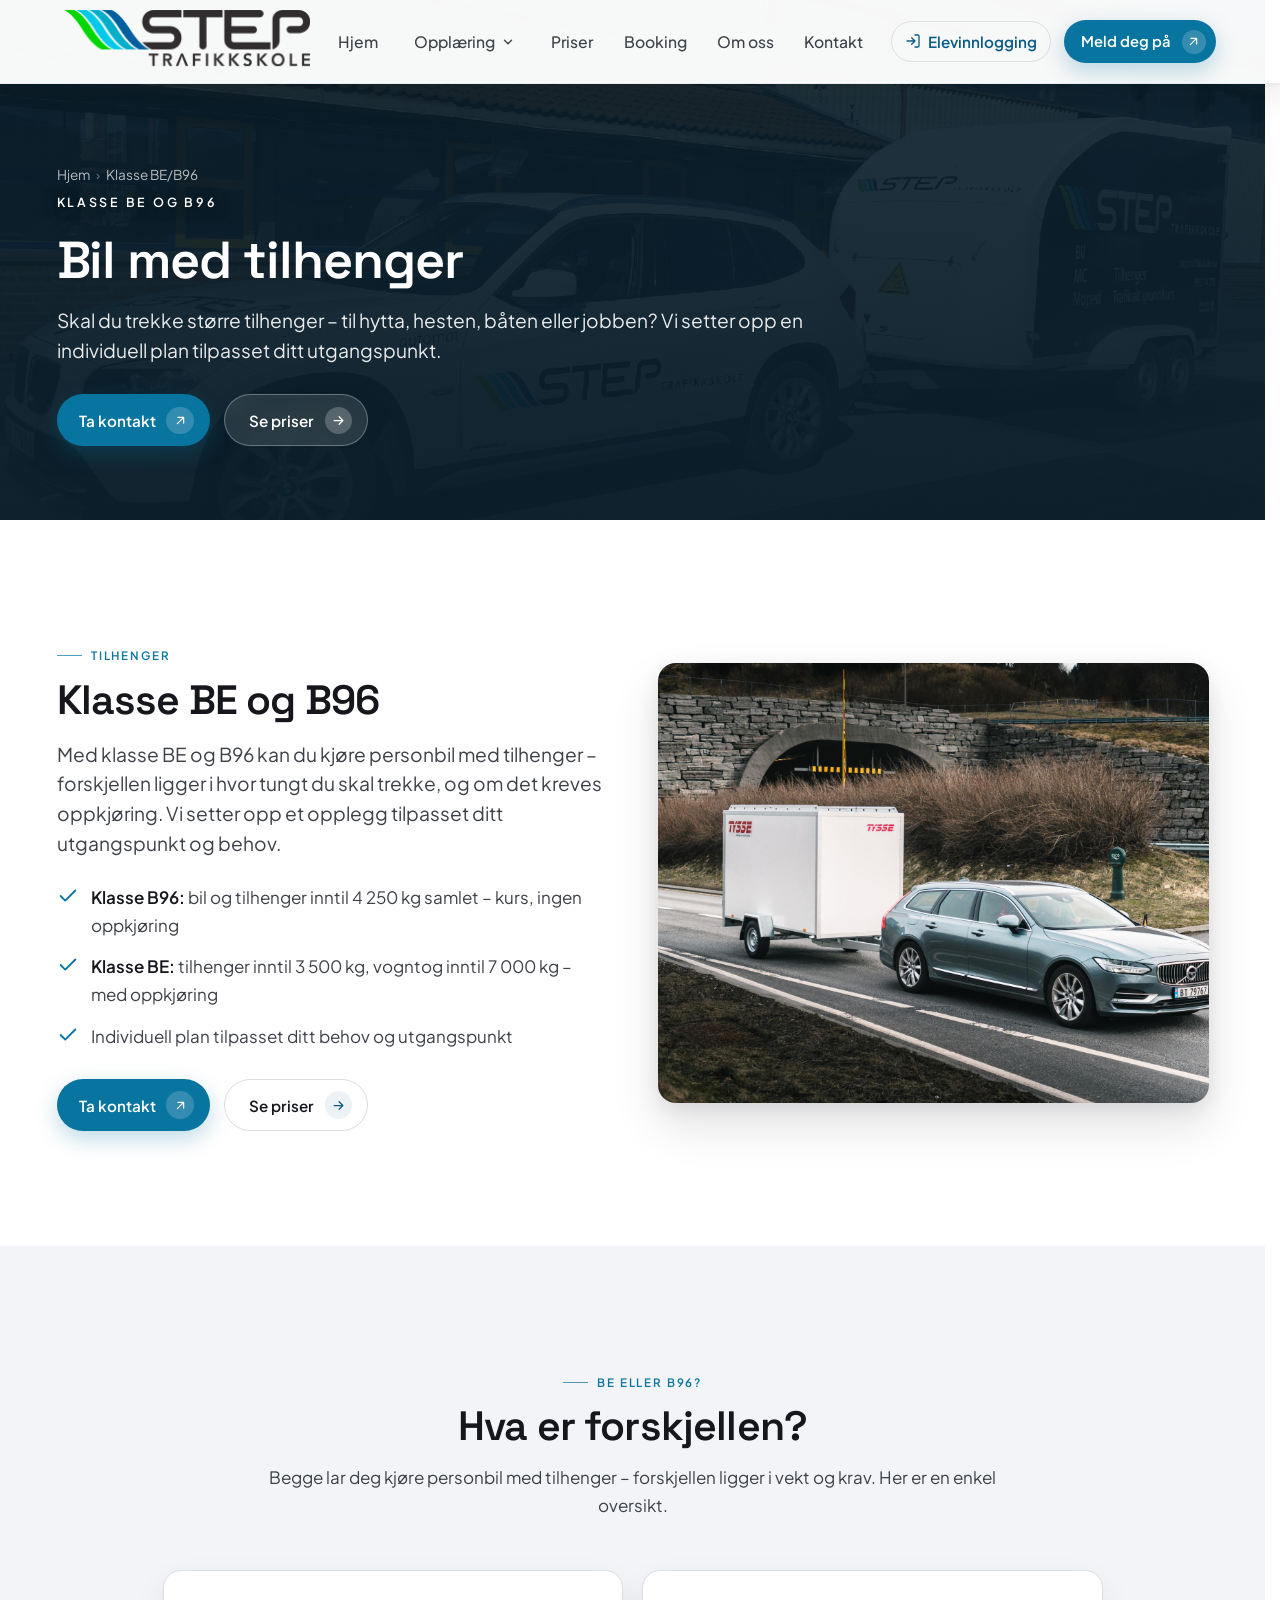
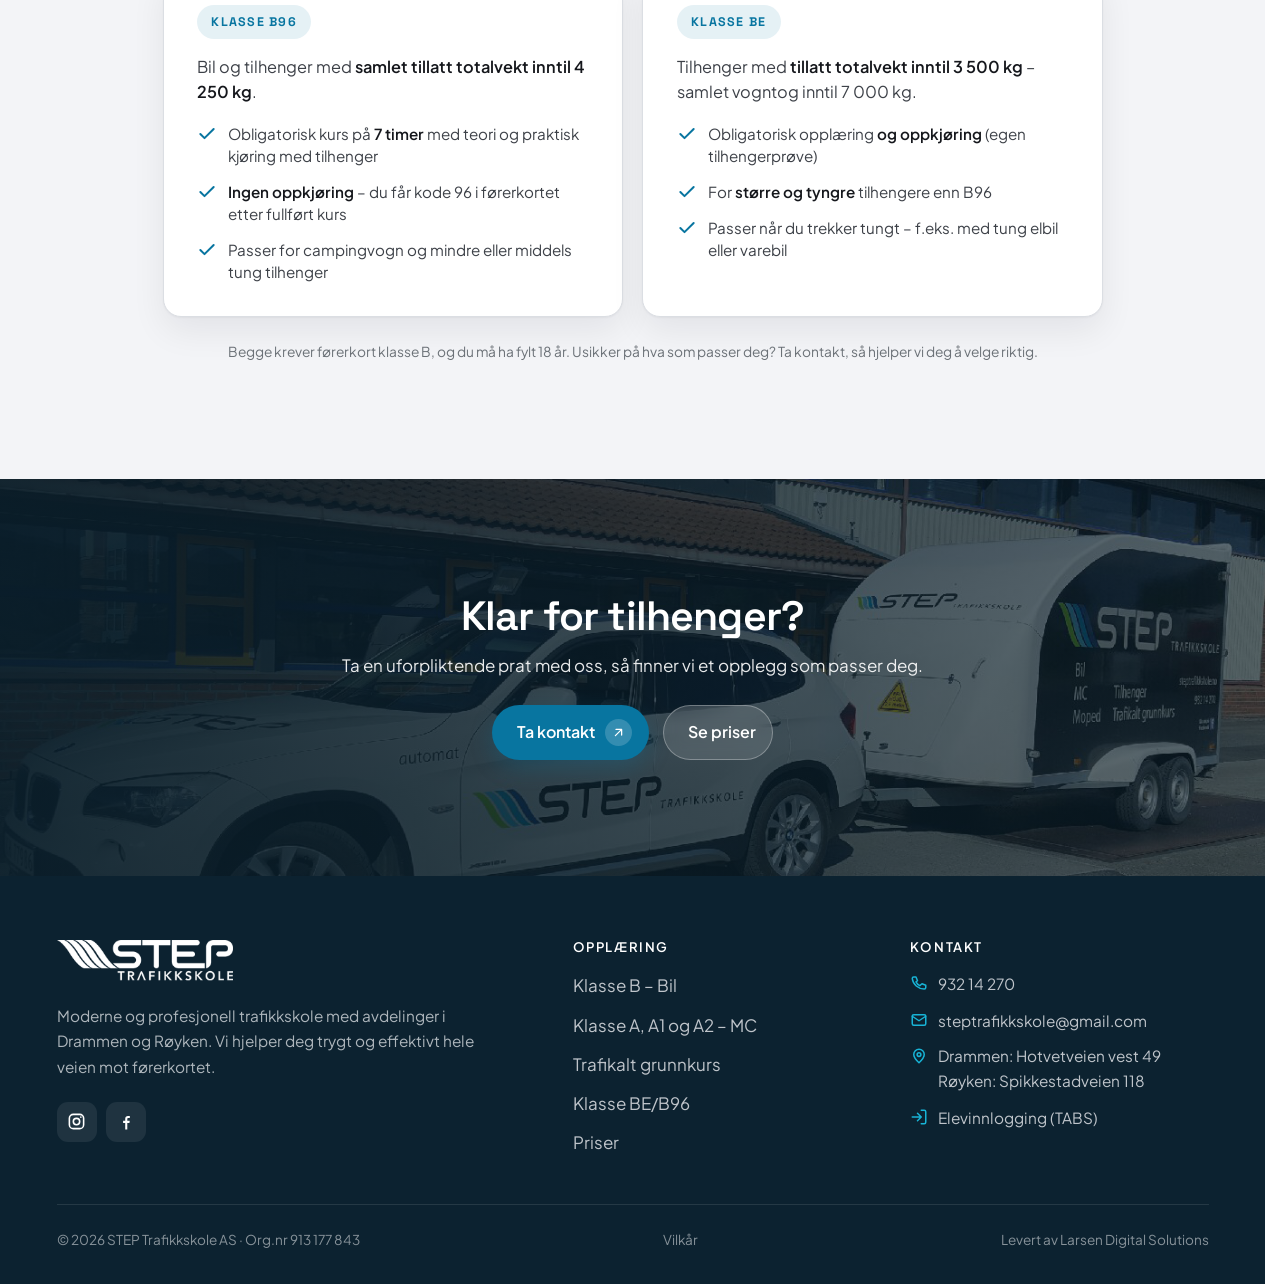
<file: klasse-be.html>
<!DOCTYPE html>
<html lang="nb">
<head>
  <meta charset="UTF-8">
  <meta name="viewport" content="width=device-width, initial-scale=1">
  <script>document.documentElement.classList.add('js')</script>
  <title>Klasse BE og B96 – Bil med tilhenger | STEP Trafikkskole</title>
  <meta name="description" content="Førerkort for bil med tilhenger i Drammen og Røyken. Klasse BE og B96 hos STEP Trafikkskole – individuell plan tilpasset deg og ditt behov.">
  <link rel="canonical" href="https://steptrafikkskole.no/klasse-be.html">
  <meta name="theme-color" content="#0C2230">
  <link rel="icon" type="image/png" href="img/favicon.png">
  <link rel="preconnect" href="https://fonts.googleapis.com">
  <link rel="stylesheet" href="css/styles.css?v=37">
  <style>
    /* BE vs B96 – sammenligning */
    .cmp-grid { display: grid; gap: 1.2rem; max-width: 940px; margin-inline: auto; }
    @media (min-width: 780px) { .cmp-grid { grid-template-columns: 1fr 1fr; } }
    .cmp-card { background: var(--surface); border: 1px solid var(--hairline); border-radius: var(--r-card); box-shadow: 0 1px 2px rgba(17,18,22,.04), 0 14px 34px rgba(17,18,22,.07); padding: clamp(1.6rem, 3vw, 2.1rem); }
    .cmp-card__tag { display: inline-block; font-family: var(--font-display); font-weight: 700; font-size: .78rem; letter-spacing: .1em; text-transform: uppercase; color: var(--accent); background: rgba(8,117,160,.1); padding: .42rem .9rem; border-radius: 999px; margin-bottom: 1rem; }
    .cmp-card__lead { font-size: 1.02rem; color: var(--ink-2); line-height: 1.5; margin-bottom: 1.2rem; }
    .cmp-card__lead strong { color: var(--ink); }
    .cmp-list { list-style: none; padding: 0; margin: 0; display: grid; gap: .85rem; }
    .cmp-list li { display: flex; gap: .7rem; align-items: flex-start; font-size: .95rem; color: var(--ink-2); line-height: 1.45; }
    .cmp-list svg { flex: none; width: 20px; height: 20px; color: var(--accent); margin-top: 1px; }
  </style>
  <script type="application/ld+json">{"@context":"https://schema.org","@type":"BreadcrumbList","itemListElement":[{"@type":"ListItem","position":1,"name":"Hjem","item":"https://steptrafikkskole.no/"},{"@type":"ListItem","position":2,"name":"Klasse BE og B96","item":"https://steptrafikkskole.no/klasse-be.html"}]}</script>
</head>
<body>
  <a href="#hovedinnhold" class="skip-link">Hopp til innhold</a>

  <!-- ===================== NAV ===================== -->
  <header class="nav">
    <div class="container nav__inner">
      <a class="brand" href="index.html" aria-label="STEP Trafikkskole, forside"><img decoding="async" class="brand__logo" src="img/logo.png" alt="STEP Trafikkskole"></a>
      <nav class="nav__links" aria-label="Hovedmeny">
        <a href="index.html">Hjem</a>
        <div class="has-dd">
          <button class="dd__btn" aria-haspopup="true" aria-expanded="false" aria-current="page">Opplæring
            <svg viewBox="0 0 24 24" fill="none" stroke="currentColor" stroke-width="2.4" stroke-linecap="round" stroke-linejoin="round" aria-hidden="true"><path d="m6 9 6 6 6-6"/></svg>
          </button>
          <div class="dd__panel" role="menu">
            <a href="klasse-b.html" role="menuitem"><span class="dd__ic"><svg viewBox="0 0 24 24" fill="none" stroke="currentColor" stroke-width="2" stroke-linecap="round" stroke-linejoin="round"><path d="M5 13l1.5-4.5A2 2 0 0 1 8.4 7h7.2a2 2 0 0 1 1.9 1.5L19 13M5 13h14v4H5z"/><circle cx="8" cy="17" r="1.4"/><circle cx="16" cy="17" r="1.4"/></svg></span><span><b>Klasse B – Bil</b><span>Manuell eller automat</span></span></a>
            <a href="klasse-mc.html" role="menuitem"><span class="dd__ic"><svg viewBox="0 0 24 24" fill="none" stroke="currentColor" stroke-width="2" stroke-linecap="round" stroke-linejoin="round"><circle cx="5.5" cy="17" r="3.5"/><circle cx="18.5" cy="17" r="3.5"/><path d="M5.5 17 9 9h4l3 4h2.5M9 9l-1-2"/></svg></span><span><b>Klasse A, A1 og A2 – MC</b><span>Lett, mellomtung og tung MC</span></span></a>
            <a href="klasse-be.html" role="menuitem" aria-current="page"><span class="dd__ic"><svg viewBox="0 0 24 24" fill="none" stroke="currentColor" stroke-width="2" stroke-linecap="round" stroke-linejoin="round"><path d="M3 8h9v6H3zM12 11h6l3 3v0h-9z"/><circle cx="7" cy="17" r="1.6"/><circle cx="17" cy="17" r="1.6"/></svg></span><span><b>Klasse BE/B96</b><span>Bil med tilhenger</span></span></a>
            <a href="trafikalt-grunnkurs.html" role="menuitem"><span class="dd__ic"><svg viewBox="0 0 24 24" fill="none" stroke="currentColor" stroke-width="2" stroke-linecap="round" stroke-linejoin="round"><path d="M9 11l3 3L22 4"/><path d="M21 12v7a2 2 0 0 1-2 2H5a2 2 0 0 1-2-2V5a2 2 0 0 1 2-2h11"/></svg></span><span><b>Trafikalt grunnkurs</b><span>Obligatorisk førstesteg</span></span></a>
          </div>
        </div>
        <a href="priser.html">Priser</a>
        <a href="booking.html">Booking</a>
        <a href="om-oss.html">Om oss</a>
        <a href="kontakt.html">Kontakt</a>
      </nav>
      <div class="nav__cta">
        <a class="nav__login" href="https://tabs.no/start" target="_blank" rel="noopener" aria-label="Elevinnlogging i TABS (åpner nytt vindu)">
          <svg viewBox="0 0 24 24" fill="none" stroke="currentColor" stroke-width="2" stroke-linecap="round" stroke-linejoin="round" aria-hidden="true"><path d="M15 3h4a2 2 0 0 1 2 2v14a2 2 0 0 1-2 2h-4"/><path d="M10 17 15 12 10 7M15 12H3"/></svg>
          Elevinnlogging
        </a>
        <a class="btn btn--primary" href="kontakt.html">Meld deg på
          <span class="btn__icon" aria-hidden="true"><svg viewBox="0 0 24 24" fill="none" stroke="currentColor" stroke-width="2" stroke-linecap="round" stroke-linejoin="round"><path d="M7 17 17 7M8 7h9v9"/></svg></span>
        </a>
      </div>
      <button class="nav__burger" aria-label="Åpne meny" aria-expanded="false" aria-controls="mobilmeny"><span></span><span></span><span></span></button>
    </div>
  </header>

  <div class="mobile-menu" id="mobilmeny">
    <a class="m-link" href="index.html">Hjem</a>
    <span class="m-link" style="cursor:default;opacity:.7">Opplæring</span>
    <div class="m-sub">
      <a href="klasse-b.html">Klasse B – Bil</a>
      <a href="klasse-mc.html">Klasse A/A1/A2</a>
      <a href="klasse-be.html">Klasse BE/B96</a>
      <a href="trafikalt-grunnkurs.html">Trafikalt grunnkurs</a>
    </div>
    <a class="m-link" href="priser.html">Priser</a>
    <a class="m-link" href="booking.html">Booking</a>
    <a class="m-link" href="om-oss.html">Om oss</a>
    <a class="m-link" href="kontakt.html">Kontakt</a>
    <div class="mobile-menu__foot">
      <a class="btn btn--ghost btn--block" href="https://tabs.no/start" target="_blank" rel="noopener">Elevinnlogging</a>
      <a class="btn btn--primary btn--block" href="kontakt.html">Meld deg på</a>
    </div>
  </div>

  <main id="hovedinnhold">

    <!-- ===================== SUBHERO ===================== -->
    <section class="subhero">
      <div class="subhero__bg" aria-hidden="true"><img decoding="async" src="img/step-hero.jpg" alt="" width="1920" height="900"></div>
      <div class="subhero__scrim" aria-hidden="true"></div>
      <span data-nav-sentinel style="position:absolute;top:60px;height:1px;width:1px"></span>
      <div class="container">
        <nav class="crumbs" aria-label="Brødsmuler"><a href="index.html">Hjem</a><span>›</span> Klasse BE/B96</nav>
        <span class="eyebrow">Klasse BE og B96</span>
        <h1 style="margin-top:1.1rem">Bil med tilhenger</h1>
        <p class="lead">Skal du trekke større tilhenger – til hytta, hesten, båten eller jobben? Vi setter opp en individuell plan tilpasset ditt utgangspunkt.</p>
        <div class="btn-row"><a class="btn btn--primary" href="kontakt.html">Ta kontakt<span class="btn__icon" aria-hidden="true"><svg viewBox="0 0 24 24" fill="none" stroke="currentColor" stroke-width="2" stroke-linecap="round" stroke-linejoin="round"><path d="M7 17 17 7M8 7h9v9"/></svg></span></a><a class="btn btn--glass" href="priser.html">Se priser<span class="btn__icon" aria-hidden="true"><svg viewBox="0 0 24 24" fill="none" stroke="currentColor" stroke-width="2" stroke-linecap="round" stroke-linejoin="round"><path d="M5 12h14M13 6l6 6-6 6"/></svg></span></a></div>
      </div>
    </section>

    <!-- ===================== BE / B96 ===================== -->
    <section class="section">
      <div class="container">
        <div class="split">
          <div class="reveal">
            <span class="eyebrow">Tilhenger</span>
            <h2 style="margin-top:.8rem">Klasse BE og B96</h2>
            <p class="lead" style="margin-top:1rem">Med klasse BE og B96 kan du kjøre personbil med tilhenger – forskjellen ligger i hvor tungt du skal trekke, og om det kreves oppkjøring. Vi setter opp et opplegg tilpasset ditt utgangspunkt og behov.</p>
            <ul class="ticks">
              <li><svg viewBox="0 0 24 24" fill="none" stroke="currentColor" stroke-width="2" stroke-linecap="round" stroke-linejoin="round" aria-hidden="true"><path d="M20 6 9 17l-5-5"/></svg><span><strong>Klasse B96:</strong> bil og tilhenger inntil 4 250 kg samlet – kurs, ingen oppkjøring</span></li>
              <li><svg viewBox="0 0 24 24" fill="none" stroke="currentColor" stroke-width="2" stroke-linecap="round" stroke-linejoin="round" aria-hidden="true"><path d="M20 6 9 17l-5-5"/></svg><span><strong>Klasse BE:</strong> tilhenger inntil 3 500 kg, vogntog inntil 7 000 kg – med oppkjøring</span></li>
              <li><svg viewBox="0 0 24 24" fill="none" stroke="currentColor" stroke-width="2" stroke-linecap="round" stroke-linejoin="round" aria-hidden="true"><path d="M20 6 9 17l-5-5"/></svg><span>Individuell plan tilpasset ditt behov og utgangspunkt</span></li>
            </ul>
            <div class="btn-row" style="margin-top:1.8rem"><a class="btn btn--primary" href="kontakt.html">Ta kontakt<span class="btn__icon" aria-hidden="true"><svg viewBox="0 0 24 24" fill="none" stroke="currentColor" stroke-width="2" stroke-linecap="round" stroke-linejoin="round"><path d="M7 17 17 7M8 7h9v9"/></svg></span></a><a class="btn btn--ghost" href="priser.html">Se priser<span class="btn__icon" aria-hidden="true"><svg viewBox="0 0 24 24" fill="none" stroke="currentColor" stroke-width="2" stroke-linecap="round" stroke-linejoin="round"><path d="M5 12h14M13 6l6 6-6 6"/></svg></span></a></div>
          </div>
          <div class="split__media reveal" data-delay="1"><img decoding="async" src="img/tilhenger.jpg" alt="Klasse BE og B96 – bil med tilhenger hos STEP Trafikkskole" loading="lazy" width="1000" height="800"></div>
        </div>
      </div>
    </section>

    <!-- ===================== FORSKJELL BE / B96 ===================== -->
    <section class="section section--soft" id="forskjell">
      <div class="container">
        <div class="section-head section-head--center reveal">
          <span class="eyebrow eyebrow--center">BE eller B96?</span>
          <h2>Hva er forskjellen?</h2>
          <p class="measure" style="margin:.9rem auto 0">Begge lar deg kjøre personbil med tilhenger – forskjellen ligger i vekt og krav. Her er en enkel oversikt.</p>
        </div>
        <div class="cmp-grid reveal">
          <div class="cmp-card">
            <span class="cmp-card__tag">Klasse B96</span>
            <p class="cmp-card__lead">Bil og tilhenger med <strong>samlet tillatt totalvekt inntil 4 250 kg</strong>.</p>
            <ul class="cmp-list">
              <li><svg viewBox="0 0 24 24" fill="none" stroke="currentColor" stroke-width="2.4" stroke-linecap="round" stroke-linejoin="round" aria-hidden="true"><path d="m20 6-11 11-5-5"/></svg><span>Obligatorisk kurs på <strong>7 timer</strong> med teori og praktisk kjøring med tilhenger</span></li>
              <li><svg viewBox="0 0 24 24" fill="none" stroke="currentColor" stroke-width="2.4" stroke-linecap="round" stroke-linejoin="round" aria-hidden="true"><path d="m20 6-11 11-5-5"/></svg><span><strong>Ingen oppkjøring</strong> – du får kode 96 i førerkortet etter fullført kurs</span></li>
              <li><svg viewBox="0 0 24 24" fill="none" stroke="currentColor" stroke-width="2.4" stroke-linecap="round" stroke-linejoin="round" aria-hidden="true"><path d="m20 6-11 11-5-5"/></svg><span>Passer for campingvogn og mindre eller middels tung tilhenger</span></li>
            </ul>
          </div>
          <div class="cmp-card">
            <span class="cmp-card__tag">Klasse BE</span>
            <p class="cmp-card__lead">Tilhenger med <strong>tillatt totalvekt inntil 3 500 kg</strong> – samlet vogntog inntil 7 000 kg.</p>
            <ul class="cmp-list">
              <li><svg viewBox="0 0 24 24" fill="none" stroke="currentColor" stroke-width="2.4" stroke-linecap="round" stroke-linejoin="round" aria-hidden="true"><path d="m20 6-11 11-5-5"/></svg><span>Obligatorisk opplæring <strong>og oppkjøring</strong> (egen tilhengerprøve)</span></li>
              <li><svg viewBox="0 0 24 24" fill="none" stroke="currentColor" stroke-width="2.4" stroke-linecap="round" stroke-linejoin="round" aria-hidden="true"><path d="m20 6-11 11-5-5"/></svg><span>For <strong>større og tyngre</strong> tilhengere enn B96</span></li>
              <li><svg viewBox="0 0 24 24" fill="none" stroke="currentColor" stroke-width="2.4" stroke-linecap="round" stroke-linejoin="round" aria-hidden="true"><path d="m20 6-11 11-5-5"/></svg><span>Passer når du trekker tungt – f.eks. med tung elbil eller varebil</span></li>
            </ul>
          </div>
        </div>
        <p class="price-note" style="margin-top:1.5rem;text-align:center">Begge krever førerkort klasse B, og du må ha fylt 18 år. Usikker på hva som passer deg? <a href="kontakt.html">Ta kontakt</a>, så hjelper vi deg å velge riktig.</p>
      </div>
    </section>

    <!-- ===================== CTA-BAND ===================== -->
    <section class="cta-band section reveal">
      <div class="cta-band__bg" aria-hidden="true"><img decoding="async" src="img/step-hero.jpg" alt=""></div>
      <div class="cta-band__scrim" aria-hidden="true"></div>
      <div class="container center">
        <h2>Klar for tilhenger?</h2>
        <p class="measure" style="margin:.8rem auto 1.6rem">Ta en uforpliktende prat med oss, så finner vi et opplegg som passer deg.</p>
        <div class="btn-row" style="justify-content:center">
          <a class="btn btn--primary btn--lg" href="kontakt.html">Ta kontakt<span class="btn__icon" aria-hidden="true"><svg viewBox="0 0 24 24" fill="none" stroke="currentColor" stroke-width="2" stroke-linecap="round" stroke-linejoin="round"><path d="M7 17 17 7M8 7h9v9"/></svg></span></a>
          <a class="btn btn--glass btn--lg" href="priser.html">Se priser</a>
        </div>
      </div>
    </section>

  </main>

  <!-- ===================== FOOTER ===================== -->
  <footer class="footer">
    <div class="container">
      <div class="footer__grid">
        <div>
          <a class="brand" href="index.html" aria-label="STEP Trafikkskole, forside"><img decoding="async" class="brand__logo" src="img/logo.png" style="height:46px;width:auto;background:none;padding:0;border:0;border-radius:0;box-shadow:none;filter:brightness(0) invert(1)" alt="STEP Trafikkskole"></a>
          <p class="footer__about">Moderne og profesjonell trafikkskole med avdelinger i Drammen og Røyken. Vi hjelper deg trygt og effektivt hele veien mot førerkortet.</p>
          <div class="footer__social"><a href="https://www.instagram.com/steptrafikkskole" target="_blank" rel="noopener" aria-label="Instagram"><svg viewBox="0 0 24 24" fill="none" stroke="currentColor" stroke-width="2" stroke-linecap="round" stroke-linejoin="round" aria-hidden="true"><rect x="3" y="3" width="18" height="18" rx="5"/><circle cx="12" cy="12" r="4"/><circle cx="17.5" cy="6.5" r="1" fill="currentColor" stroke="none"/></svg></a><a href="https://www.facebook.com/Steptrafikkskole/" target="_blank" rel="noopener" aria-label="Facebook"><svg viewBox="0 0 24 24" fill="currentColor" aria-hidden="true"><path d="M13 22v-8h2.7l.4-3H13V9.1c0-.87.3-1.46 1.56-1.46H16.2V5.02C15.86 4.97 14.84 4.9 13.85 4.9c-2.06 0-3.47 1.26-3.47 3.57V11H7.7v3h2.68v8H13Z"/></svg></a></div>
        </div>
        <div>
          <h4>Opplæring</h4>
          <ul>
            <li><a href="klasse-b.html">Klasse B – Bil</a></li>
            <li><a href="klasse-mc.html">Klasse A, A1 og A2 – MC</a></li>
            <li><a href="trafikalt-grunnkurs.html">Trafikalt grunnkurs</a></li>
            <li><a href="klasse-be.html">Klasse BE/B96</a></li>
            <li><a href="priser.html">Priser</a></li>
          </ul>
        </div>
        <div>
          <h4>Kontakt</h4>
          <ul class="footer__contact">
            <li><svg viewBox="0 0 24 24" fill="none" stroke="currentColor" stroke-width="2" stroke-linecap="round" stroke-linejoin="round" aria-hidden="true"><path d="M5 4h3l2 5-2 1.5a11 11 0 0 0 5 5L16 13l5 2v3a2 2 0 0 1-2 2A16 16 0 0 1 3 6a2 2 0 0 1 2-2Z"/></svg><a href="tel:+4793214270">932 14 270</a></li><li><svg viewBox="0 0 24 24" fill="none" stroke="currentColor" stroke-width="2" stroke-linecap="round" stroke-linejoin="round" aria-hidden="true"><rect x="3" y="5" width="18" height="14" rx="2"/><path d="m3 7 9 6 9-6"/></svg><a href="mailto:steptrafikkskole@gmail.com">steptrafikkskole@gmail.com</a></li>
            <li><svg viewBox="0 0 24 24" fill="none" stroke="currentColor" stroke-width="2" stroke-linecap="round" stroke-linejoin="round" aria-hidden="true"><path d="M12 21s-7-6.5-7-11a7 7 0 0 1 14 0c0 4.5-7 11-7 11Z"/><circle cx="12" cy="10" r="2.5"/></svg><span style="line-height:1.6">Drammen: Hotvetveien vest 49<br>Røyken: Spikkestadveien 118</span></li>
            <li><svg viewBox="0 0 24 24" fill="none" stroke="currentColor" stroke-width="2" stroke-linecap="round" stroke-linejoin="round" aria-hidden="true"><path d="M15 3h4a2 2 0 0 1 2 2v14a2 2 0 0 1-2 2h-4"/><path d="M10 17 15 12 10 7M15 12H3"/></svg><a href="https://tabs.no/start" target="_blank" rel="noopener">Elevinnlogging (TABS)</a></li>
          </ul>
          
        </div>
      </div>
      
      <div class="footer__bar">
        <span>© <span data-year>2026</span> STEP Trafikkskole AS · Org.nr 913 177 843</span>
        <a href="vilkar.html">Vilkår</a>
        <span>Levert av Larsen Digital Solutions</span>
      </div>
    </div>
  </footer>

  <div class="mbar">
    <a class="btn btn--ghost" href="priser.html">Se priser</a>
    <a class="btn btn--primary" href="kontakt.html">Ta kontakt</a>
  </div>

  <script src="js/main.js?v=13" defer></script>
</body>
</html>
</file>
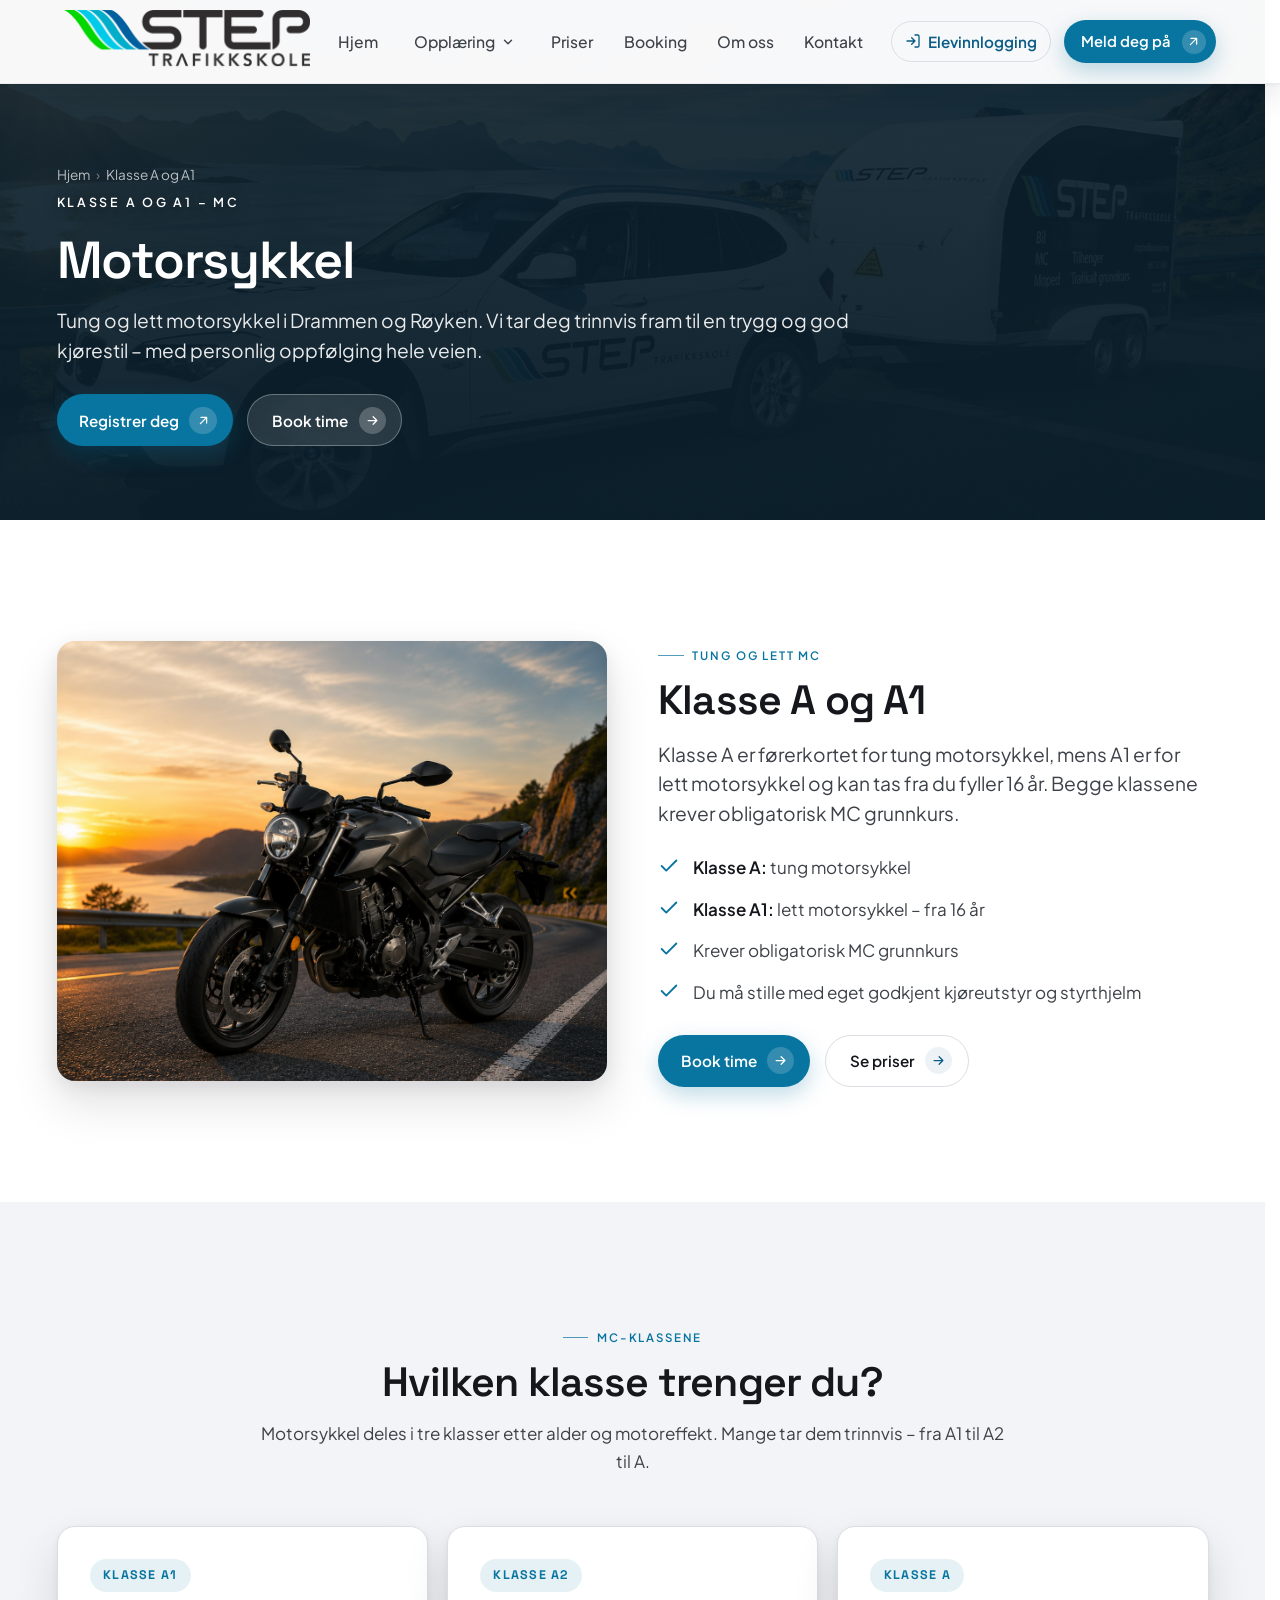
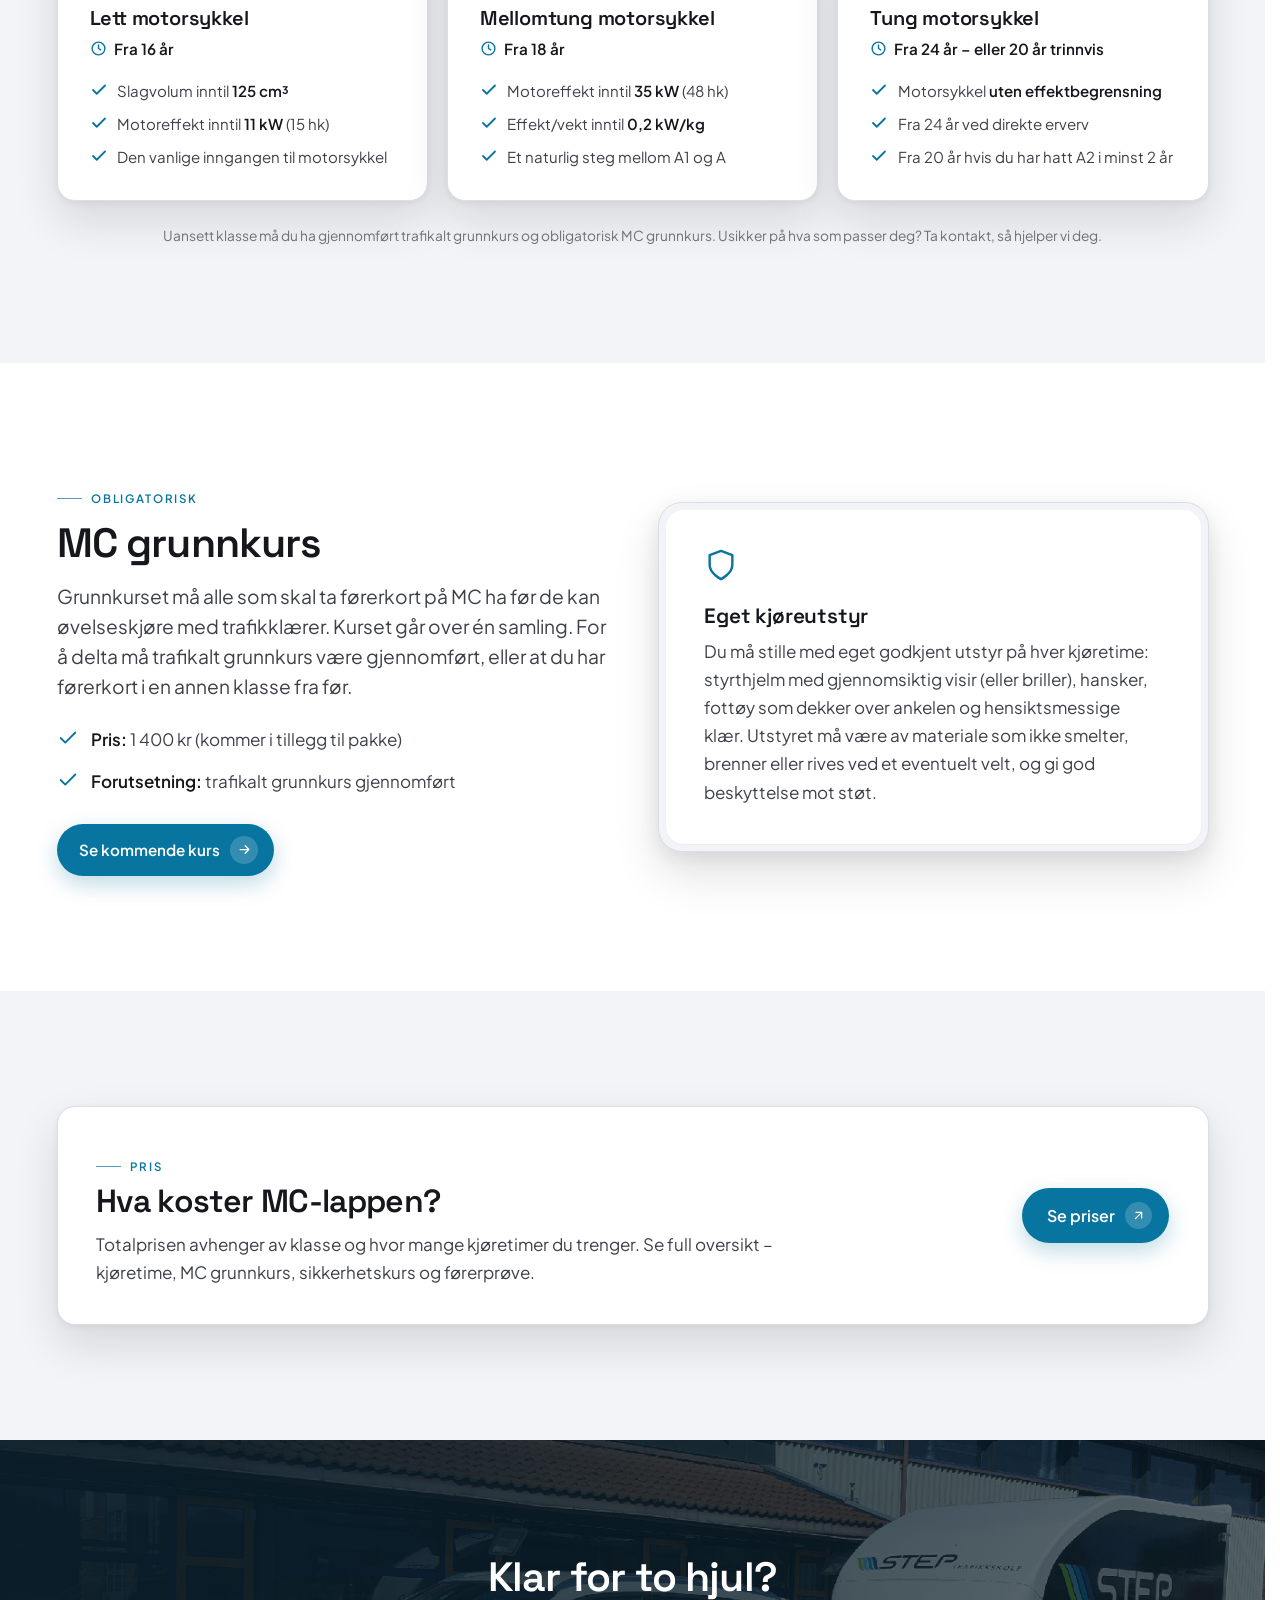
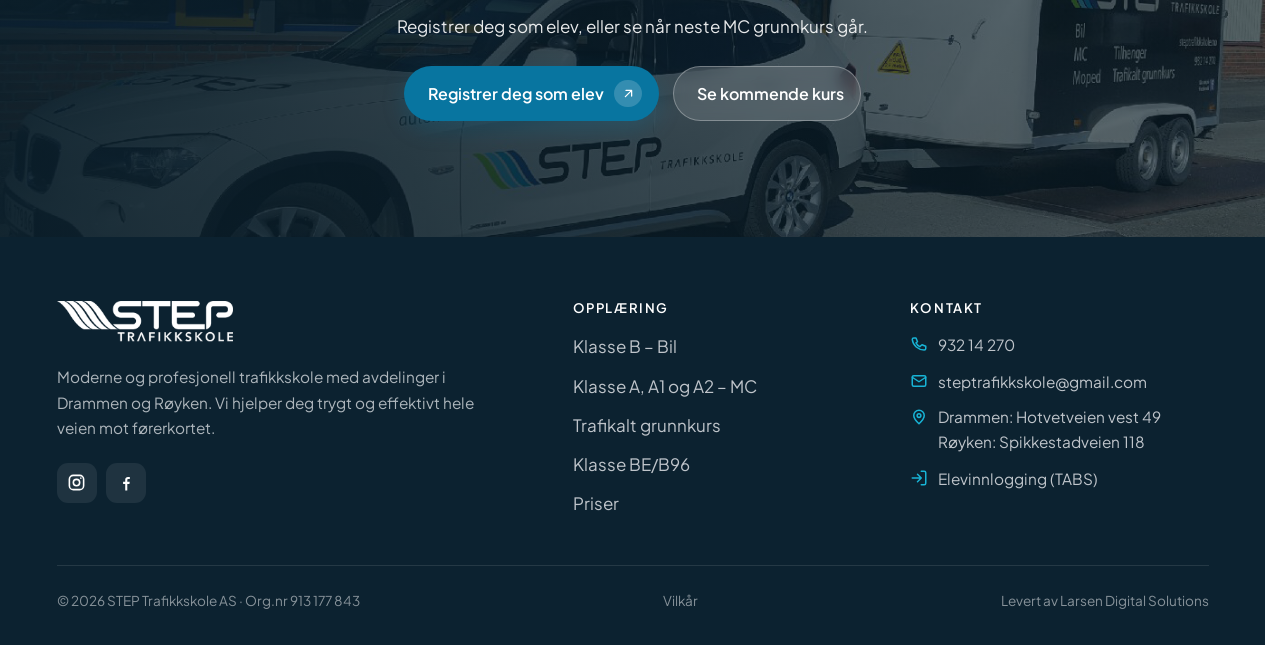
<file: klasse-mc.html>
<!DOCTYPE html>
<html lang="nb">
<head>
  <meta charset="UTF-8">
  <meta name="viewport" content="width=device-width, initial-scale=1">
  <script>document.documentElement.classList.add('js')</script>
  <title>Klasse A og A1 – Motorsykkel | STEP Trafikkskole</title>
  <meta name="description" content="MC-opplæring i Drammen og Røyken. Klasse A (tung motorsykkel) og A1 (lett MC fra 16 år) hos STEP Trafikkskole – inkl. obligatorisk MC grunnkurs. Book time i dag.">
  <link rel="canonical" href="https://steptrafikkskole.no/klasse-mc.html">
  <meta name="theme-color" content="#0C2230">
  <link rel="icon" type="image/png" href="img/favicon.png">
  <link rel="preconnect" href="https://fonts.googleapis.com">
  <link rel="stylesheet" href="css/styles.css?v=37">
  <style>
    /* MC-klassene */
    .mcc-grid { display: grid; gap: 1.2rem; }
    @media (min-width: 820px) { .mcc-grid { grid-template-columns: repeat(3, 1fr); } }
    .mcc-card { background: var(--surface); border: 1px solid var(--hairline); border-radius: var(--r-card); box-shadow: 0 2px 6px rgba(17,18,22,.06), 0 20px 46px rgba(17,18,22,.12); padding: clamp(1.5rem, 3vw, 2rem); display: flex; flex-direction: column; }
    .mcc-card__code { font-family: var(--font-display); font-weight: 700; font-size: .78rem; letter-spacing: .1em; text-transform: uppercase; color: var(--accent); background: rgba(8,117,160,.1); padding: .4rem .85rem; border-radius: 999px; align-self: flex-start; margin-bottom: 1rem; }
    .mcc-card h3 { font-size: 1.25rem; margin-bottom: .35rem; }
    .mcc-card__age { font-weight: 600; color: var(--ink); font-size: .95rem; margin-bottom: 1.2rem; display: flex; align-items: center; gap: .45rem; }
    .mcc-card__age svg { width: 17px; height: 17px; color: var(--accent); flex: none; }
    .mcc-list { list-style: none; padding: 0; margin: 0; display: grid; gap: .7rem; }
    .mcc-list li { display: flex; gap: .6rem; align-items: flex-start; font-size: .94rem; color: var(--ink-2); line-height: 1.45; }
    .mcc-list svg { flex: none; width: 18px; height: 18px; color: var(--accent); margin-top: 1px; }
    /* Hva koster MC-lappen */
    .mc-price { display: flex; align-items: center; justify-content: space-between; gap: 1.4rem 2rem; flex-wrap: wrap; background: var(--surface); border: 1px solid var(--hairline); border-radius: var(--r-card); box-shadow: 0 2px 6px rgba(17,18,22,.06), 0 20px 46px rgba(17,18,22,.12); padding: clamp(1.6rem, 3vw, 2.4rem); }
    .mc-price > div { flex: 1 1 340px; }
    .mc-price h2 { font-size: clamp(1.5rem, 2.6vw, 2rem); }
  </style>
  <script type="application/ld+json">{"@context":"https://schema.org","@type":"BreadcrumbList","itemListElement":[{"@type":"ListItem","position":1,"name":"Hjem","item":"https://steptrafikkskole.no/"},{"@type":"ListItem","position":2,"name":"Klasse A og A1 – MC","item":"https://steptrafikkskole.no/klasse-mc.html"}]}</script>
</head>
<body>
  <a href="#hovedinnhold" class="skip-link">Hopp til innhold</a>

  <!-- ===================== NAV ===================== -->
  <header class="nav">
    <div class="container nav__inner">
      <a class="brand" href="index.html" aria-label="STEP Trafikkskole, forside"><img decoding="async" class="brand__logo" src="img/logo.png" alt="STEP Trafikkskole"></a>
      <nav class="nav__links" aria-label="Hovedmeny">
        <a href="index.html">Hjem</a>
        <div class="has-dd">
          <button class="dd__btn" aria-haspopup="true" aria-expanded="false" aria-current="page">Opplæring
            <svg viewBox="0 0 24 24" fill="none" stroke="currentColor" stroke-width="2.4" stroke-linecap="round" stroke-linejoin="round" aria-hidden="true"><path d="m6 9 6 6 6-6"/></svg>
          </button>
          <div class="dd__panel" role="menu">
            <a href="klasse-b.html" role="menuitem"><span class="dd__ic"><svg viewBox="0 0 24 24" fill="none" stroke="currentColor" stroke-width="2" stroke-linecap="round" stroke-linejoin="round"><path d="M5 13l1.5-4.5A2 2 0 0 1 8.4 7h7.2a2 2 0 0 1 1.9 1.5L19 13M5 13h14v4H5z"/><circle cx="8" cy="17" r="1.4"/><circle cx="16" cy="17" r="1.4"/></svg></span><span><b>Klasse B – Bil</b><span>Manuell eller automat</span></span></a>
            <a href="klasse-mc.html" role="menuitem" aria-current="page"><span class="dd__ic"><svg viewBox="0 0 24 24" fill="none" stroke="currentColor" stroke-width="2" stroke-linecap="round" stroke-linejoin="round"><circle cx="5.5" cy="17" r="3.5"/><circle cx="18.5" cy="17" r="3.5"/><path d="M5.5 17 9 9h4l3 4h2.5M9 9l-1-2"/></svg></span><span><b>Klasse A, A1 og A2 – MC</b><span>Lett, mellomtung og tung MC</span></span></a>
            <a href="klasse-be.html" role="menuitem"><span class="dd__ic"><svg viewBox="0 0 24 24" fill="none" stroke="currentColor" stroke-width="2" stroke-linecap="round" stroke-linejoin="round"><path d="M3 8h9v6H3zM12 11h6l3 3v0h-9z"/><circle cx="7" cy="17" r="1.6"/><circle cx="17" cy="17" r="1.6"/></svg></span><span><b>Klasse BE/B96</b><span>Bil med tilhenger</span></span></a>
            <a href="trafikalt-grunnkurs.html" role="menuitem"><span class="dd__ic"><svg viewBox="0 0 24 24" fill="none" stroke="currentColor" stroke-width="2" stroke-linecap="round" stroke-linejoin="round"><path d="M9 11l3 3L22 4"/><path d="M21 12v7a2 2 0 0 1-2 2H5a2 2 0 0 1-2-2V5a2 2 0 0 1 2-2h11"/></svg></span><span><b>Trafikalt grunnkurs</b><span>Obligatorisk førstesteg</span></span></a>
          </div>
        </div>
        <a href="priser.html">Priser</a>
        <a href="booking.html">Booking</a>
        <a href="om-oss.html">Om oss</a>
        <a href="kontakt.html">Kontakt</a>
      </nav>
      <div class="nav__cta">
        <a class="nav__login" href="https://tabs.no/start" target="_blank" rel="noopener" aria-label="Elevinnlogging i TABS (åpner nytt vindu)">
          <svg viewBox="0 0 24 24" fill="none" stroke="currentColor" stroke-width="2" stroke-linecap="round" stroke-linejoin="round" aria-hidden="true"><path d="M15 3h4a2 2 0 0 1 2 2v14a2 2 0 0 1-2 2h-4"/><path d="M10 17 15 12 10 7M15 12H3"/></svg>
          Elevinnlogging
        </a>
        <a class="btn btn--primary" href="kontakt.html">Meld deg på
          <span class="btn__icon" aria-hidden="true"><svg viewBox="0 0 24 24" fill="none" stroke="currentColor" stroke-width="2" stroke-linecap="round" stroke-linejoin="round"><path d="M7 17 17 7M8 7h9v9"/></svg></span>
        </a>
      </div>
      <button class="nav__burger" aria-label="Åpne meny" aria-expanded="false" aria-controls="mobilmeny"><span></span><span></span><span></span></button>
    </div>
  </header>

  <div class="mobile-menu" id="mobilmeny">
    <a class="m-link" href="index.html">Hjem</a>
    <span class="m-link" style="cursor:default;opacity:.7">Opplæring</span>
    <div class="m-sub">
      <a href="klasse-b.html">Klasse B – Bil</a>
      <a href="klasse-mc.html">Klasse A/A1/A2</a>
      <a href="klasse-be.html">Klasse BE/B96</a>
      <a href="trafikalt-grunnkurs.html">Trafikalt grunnkurs</a>
    </div>
    <a class="m-link" href="priser.html">Priser</a>
    <a class="m-link" href="booking.html">Booking</a>
    <a class="m-link" href="om-oss.html">Om oss</a>
    <a class="m-link" href="kontakt.html">Kontakt</a>
    <div class="mobile-menu__foot">
      <a class="btn btn--ghost btn--block" href="https://tabs.no/start" target="_blank" rel="noopener">Elevinnlogging</a>
      <a class="btn btn--primary btn--block" href="kontakt.html">Meld deg på</a>
    </div>
  </div>

  <main id="hovedinnhold">

    <!-- ===================== SUBHERO ===================== -->
    <section class="subhero">
      <div class="subhero__bg" aria-hidden="true"><img decoding="async" src="img/hero-bg.jpg" alt="" width="1920" height="900"></div>
      <div class="subhero__scrim" aria-hidden="true"></div>
      <span data-nav-sentinel style="position:absolute;top:60px;height:1px;width:1px"></span>
      <div class="container">
        <nav class="crumbs" aria-label="Brødsmuler"><a href="index.html">Hjem</a><span>›</span> Klasse A og A1</nav>
        <span class="eyebrow">Klasse A og A1 – MC</span>
        <h1 style="margin-top:1.1rem">Motorsykkel</h1>
        <p class="lead">Tung og lett motorsykkel i Drammen og Røyken. Vi tar deg trinnvis fram til en trygg og god kjørestil – med personlig oppfølging hele veien.</p>
        <div class="btn-row"><a class="btn btn--primary" href="kontakt.html">Registrer deg<span class="btn__icon" aria-hidden="true"><svg viewBox="0 0 24 24" fill="none" stroke="currentColor" stroke-width="2" stroke-linecap="round" stroke-linejoin="round"><path d="M7 17 17 7M8 7h9v9"/></svg></span></a><a class="btn btn--glass" href="booking.html">Book time<span class="btn__icon" aria-hidden="true"><svg viewBox="0 0 24 24" fill="none" stroke="currentColor" stroke-width="2" stroke-linecap="round" stroke-linejoin="round"><path d="M5 12h14M13 6l6 6-6 6"/></svg></span></a></div>
      </div>
    </section>

    <!-- ===================== KLASSE A / A1 ===================== -->
    <section class="section">
      <div class="container">
        <div class="split split--media-first">
          <div class="split__media reveal"><img decoding="async" src="img/motorsykkel.png" alt="Motorsykkelopplæring klasse A og A1 hos STEP Trafikkskole" loading="lazy" width="1000" height="800"></div>
          <div class="reveal" data-delay="1">
            <span class="eyebrow">Tung og lett MC</span>
            <h2 style="margin-top:.8rem">Klasse A og A1</h2>
            <p class="lead" style="margin-top:1rem">Klasse A er førerkortet for tung motorsykkel, mens A1 er for lett motorsykkel og kan tas fra du fyller 16 år. Begge klassene krever obligatorisk MC grunnkurs.</p>
            <ul class="ticks">
              <li><svg viewBox="0 0 24 24" fill="none" stroke="currentColor" stroke-width="2" stroke-linecap="round" stroke-linejoin="round" aria-hidden="true"><path d="M20 6 9 17l-5-5"/></svg><span><strong>Klasse A:</strong> tung motorsykkel</span></li>
              <li><svg viewBox="0 0 24 24" fill="none" stroke="currentColor" stroke-width="2" stroke-linecap="round" stroke-linejoin="round" aria-hidden="true"><path d="M20 6 9 17l-5-5"/></svg><span><strong>Klasse A1:</strong> lett motorsykkel – fra 16 år</span></li>
              <li><svg viewBox="0 0 24 24" fill="none" stroke="currentColor" stroke-width="2" stroke-linecap="round" stroke-linejoin="round" aria-hidden="true"><path d="M20 6 9 17l-5-5"/></svg><span>Krever obligatorisk MC grunnkurs</span></li>
              <li><svg viewBox="0 0 24 24" fill="none" stroke="currentColor" stroke-width="2" stroke-linecap="round" stroke-linejoin="round" aria-hidden="true"><path d="M20 6 9 17l-5-5"/></svg><span>Du må stille med eget godkjent kjøreutstyr og styrthjelm</span></li>
            </ul>
            <div class="btn-row" style="margin-top:1.8rem"><a class="btn btn--primary" href="booking.html">Book time<span class="btn__icon" aria-hidden="true"><svg viewBox="0 0 24 24" fill="none" stroke="currentColor" stroke-width="2" stroke-linecap="round" stroke-linejoin="round"><path d="M5 12h14M13 6l6 6-6 6"/></svg></span></a><a class="btn btn--ghost" href="priser.html">Se priser<span class="btn__icon" aria-hidden="true"><svg viewBox="0 0 24 24" fill="none" stroke="currentColor" stroke-width="2" stroke-linecap="round" stroke-linejoin="round"><path d="M5 12h14M13 6l6 6-6 6"/></svg></span></a></div>
          </div>
        </div>
      </div>
    </section>

    <!-- ===================== MC-KLASSENE ===================== -->
    <section class="section section--soft" id="klasser">
      <div class="container">
        <div class="section-head section-head--center reveal">
          <span class="eyebrow eyebrow--center">MC-klassene</span>
          <h2>Hvilken klasse trenger du?</h2>
          <p class="measure" style="margin:.9rem auto 0">Motorsykkel deles i tre klasser etter alder og motoreffekt. Mange tar dem trinnvis – fra A1 til A2 til A.</p>
        </div>
        <div class="mcc-grid reveal">
          <div class="mcc-card">
            <span class="mcc-card__code">Klasse A1</span>
            <h3>Lett motorsykkel</h3>
            <p class="mcc-card__age"><svg viewBox="0 0 24 24" fill="none" stroke="currentColor" stroke-width="2" stroke-linecap="round" stroke-linejoin="round" aria-hidden="true"><circle cx="12" cy="12" r="9"/><path d="M12 7v5l3 2"/></svg>Fra 16 år</p>
            <ul class="mcc-list">
              <li><svg viewBox="0 0 24 24" fill="none" stroke="currentColor" stroke-width="2.4" stroke-linecap="round" stroke-linejoin="round" aria-hidden="true"><path d="m20 6-11 11-5-5"/></svg><span>Slagvolum inntil <strong>125 cm³</strong></span></li>
              <li><svg viewBox="0 0 24 24" fill="none" stroke="currentColor" stroke-width="2.4" stroke-linecap="round" stroke-linejoin="round" aria-hidden="true"><path d="m20 6-11 11-5-5"/></svg><span>Motoreffekt inntil <strong>11 kW</strong> (15 hk)</span></li>
              <li><svg viewBox="0 0 24 24" fill="none" stroke="currentColor" stroke-width="2.4" stroke-linecap="round" stroke-linejoin="round" aria-hidden="true"><path d="m20 6-11 11-5-5"/></svg><span>Den vanlige inngangen til motorsykkel</span></li>
            </ul>
          </div>
          <div class="mcc-card">
            <span class="mcc-card__code">Klasse A2</span>
            <h3>Mellomtung motorsykkel</h3>
            <p class="mcc-card__age"><svg viewBox="0 0 24 24" fill="none" stroke="currentColor" stroke-width="2" stroke-linecap="round" stroke-linejoin="round" aria-hidden="true"><circle cx="12" cy="12" r="9"/><path d="M12 7v5l3 2"/></svg>Fra 18 år</p>
            <ul class="mcc-list">
              <li><svg viewBox="0 0 24 24" fill="none" stroke="currentColor" stroke-width="2.4" stroke-linecap="round" stroke-linejoin="round" aria-hidden="true"><path d="m20 6-11 11-5-5"/></svg><span>Motoreffekt inntil <strong>35 kW</strong> (48 hk)</span></li>
              <li><svg viewBox="0 0 24 24" fill="none" stroke="currentColor" stroke-width="2.4" stroke-linecap="round" stroke-linejoin="round" aria-hidden="true"><path d="m20 6-11 11-5-5"/></svg><span>Effekt/vekt inntil <strong>0,2 kW/kg</strong></span></li>
              <li><svg viewBox="0 0 24 24" fill="none" stroke="currentColor" stroke-width="2.4" stroke-linecap="round" stroke-linejoin="round" aria-hidden="true"><path d="m20 6-11 11-5-5"/></svg><span>Et naturlig steg mellom A1 og A</span></li>
            </ul>
          </div>
          <div class="mcc-card">
            <span class="mcc-card__code">Klasse A</span>
            <h3>Tung motorsykkel</h3>
            <p class="mcc-card__age"><svg viewBox="0 0 24 24" fill="none" stroke="currentColor" stroke-width="2" stroke-linecap="round" stroke-linejoin="round" aria-hidden="true"><circle cx="12" cy="12" r="9"/><path d="M12 7v5l3 2"/></svg>Fra 24 år – eller 20 år trinnvis</p>
            <ul class="mcc-list">
              <li><svg viewBox="0 0 24 24" fill="none" stroke="currentColor" stroke-width="2.4" stroke-linecap="round" stroke-linejoin="round" aria-hidden="true"><path d="m20 6-11 11-5-5"/></svg><span>Motorsykkel <strong>uten effektbegrensning</strong></span></li>
              <li><svg viewBox="0 0 24 24" fill="none" stroke="currentColor" stroke-width="2.4" stroke-linecap="round" stroke-linejoin="round" aria-hidden="true"><path d="m20 6-11 11-5-5"/></svg><span>Fra 24 år ved direkte erverv</span></li>
              <li><svg viewBox="0 0 24 24" fill="none" stroke="currentColor" stroke-width="2.4" stroke-linecap="round" stroke-linejoin="round" aria-hidden="true"><path d="m20 6-11 11-5-5"/></svg><span>Fra 20 år hvis du har hatt A2 i minst 2 år</span></li>
            </ul>
          </div>
        </div>
        <p class="price-note" style="margin-top:1.5rem;text-align:center">Uansett klasse må du ha gjennomført trafikalt grunnkurs og obligatorisk MC grunnkurs. Usikker på hva som passer deg? <a href="kontakt.html">Ta kontakt</a>, så hjelper vi deg.</p>
      </div>
    </section>

    <!-- ===================== MC GRUNNKURS + UTSTYR ===================== -->
    <section class="section">
      <div class="container">
        <div class="split">
          <div class="reveal">
            <span class="eyebrow">Obligatorisk</span>
            <h2 style="margin-top:.8rem">MC grunnkurs</h2>
            <p class="lead" style="margin-top:1rem">Grunnkurset må alle som skal ta førerkort på MC ha før de kan øvelseskjøre med trafikklærer. Kurset går over én samling. For å delta må trafikalt grunnkurs være gjennomført, eller at du har førerkort i en annen klasse fra før.</p>
            <ul class="ticks">
              <li><svg viewBox="0 0 24 24" fill="none" stroke="currentColor" stroke-width="2" stroke-linecap="round" stroke-linejoin="round" aria-hidden="true"><path d="M20 6 9 17l-5-5"/></svg><span><strong>Pris:</strong> 1 400 kr (kommer i tillegg til pakke)</span></li>
              <li><svg viewBox="0 0 24 24" fill="none" stroke="currentColor" stroke-width="2" stroke-linecap="round" stroke-linejoin="round" aria-hidden="true"><path d="M20 6 9 17l-5-5"/></svg><span><strong>Forutsetning:</strong> trafikalt grunnkurs gjennomført</span></li>
            </ul>
            <div class="btn-row" style="margin-top:1.8rem"><a class="btn btn--primary" href="booking.html">Se kommende kurs<span class="btn__icon" aria-hidden="true"><svg viewBox="0 0 24 24" fill="none" stroke="currentColor" stroke-width="2" stroke-linecap="round" stroke-linejoin="round"><path d="M5 12h14M13 6l6 6-6 6"/></svg></span></a></div>
          </div>
          <div class="reveal" data-delay="1">
            <div class="bezel"><div class="bezel__inner">
              <div class="icon-wrap" style="margin-bottom:1rem"><svg viewBox="0 0 24 24" width="34" height="34" fill="none" stroke="var(--accent)" stroke-width="1.7" stroke-linecap="round" stroke-linejoin="round"><path d="M12 22s8-4 8-10V5l-8-3-8 3v7c0 6 8 10 8 10z"/></svg></div>
              <h3 style="font-size:1.3rem;margin-bottom:.6rem">Eget kjøreutstyr</h3>
              <p>Du må stille med eget godkjent utstyr på hver kjøretime: styrthjelm med gjennomsiktig visir (eller briller), hansker, fottøy som dekker over ankelen og hensiktsmessige klær. Utstyret må være av materiale som ikke smelter, brenner eller rives ved et eventuelt velt, og gi god beskyttelse mot støt.</p>
            </div></div>
          </div>
        </div>
      </div>
    </section>

    <!-- ===================== HVA KOSTER MC-LAPPEN ===================== -->
    <section class="section section--soft" id="pris">
      <div class="container">
        <div class="mc-price reveal">
          <div>
            <span class="eyebrow">Pris</span>
            <h2 style="margin-top:.5rem">Hva koster MC-lappen?</h2>
            <p class="measure" style="margin-top:.7rem">Totalprisen avhenger av klasse og hvor mange kjøretimer du trenger. Se full oversikt – kjøretime, MC grunnkurs, sikkerhetskurs og førerprøve.</p>
          </div>
          <a class="btn btn--primary btn--lg" href="priser.html">Se priser<span class="btn__icon" aria-hidden="true"><svg viewBox="0 0 24 24" fill="none" stroke="currentColor" stroke-width="2" stroke-linecap="round" stroke-linejoin="round"><path d="M7 17 17 7M8 7h9v9"/></svg></span></a>
        </div>
      </div>
    </section>

    <!-- ===================== CTA-BAND ===================== -->
    <section class="cta-band section reveal">
      <div class="cta-band__bg" aria-hidden="true"><img decoding="async" src="img/step-hero.jpg" alt=""></div>
      <div class="cta-band__scrim" aria-hidden="true"></div>
      <div class="container center">
        <h2>Klar for to hjul?</h2>
        <p class="measure" style="margin:.8rem auto 1.6rem">Registrer deg som elev, eller se når neste MC grunnkurs går.</p>
        <div class="btn-row" style="justify-content:center">
          <a class="btn btn--primary btn--lg" href="kontakt.html">Registrer deg som elev<span class="btn__icon" aria-hidden="true"><svg viewBox="0 0 24 24" fill="none" stroke="currentColor" stroke-width="2" stroke-linecap="round" stroke-linejoin="round"><path d="M7 17 17 7M8 7h9v9"/></svg></span></a>
          <a class="btn btn--glass btn--lg" href="booking.html">Se kommende kurs</a>
        </div>
      </div>
    </section>

  </main>

  <!-- ===================== FOOTER ===================== -->
  <footer class="footer">
    <div class="container">
      <div class="footer__grid">
        <div>
          <a class="brand" href="index.html" aria-label="STEP Trafikkskole, forside"><img decoding="async" class="brand__logo" src="img/logo.png" style="height:46px;width:auto;background:none;padding:0;border:0;border-radius:0;box-shadow:none;filter:brightness(0) invert(1)" alt="STEP Trafikkskole"></a>
          <p class="footer__about">Moderne og profesjonell trafikkskole med avdelinger i Drammen og Røyken. Vi hjelper deg trygt og effektivt hele veien mot førerkortet.</p>
          <div class="footer__social"><a href="https://www.instagram.com/steptrafikkskole" target="_blank" rel="noopener" aria-label="Instagram"><svg viewBox="0 0 24 24" fill="none" stroke="currentColor" stroke-width="2" stroke-linecap="round" stroke-linejoin="round" aria-hidden="true"><rect x="3" y="3" width="18" height="18" rx="5"/><circle cx="12" cy="12" r="4"/><circle cx="17.5" cy="6.5" r="1" fill="currentColor" stroke="none"/></svg></a><a href="https://www.facebook.com/Steptrafikkskole/" target="_blank" rel="noopener" aria-label="Facebook"><svg viewBox="0 0 24 24" fill="currentColor" aria-hidden="true"><path d="M13 22v-8h2.7l.4-3H13V9.1c0-.87.3-1.46 1.56-1.46H16.2V5.02C15.86 4.97 14.84 4.9 13.85 4.9c-2.06 0-3.47 1.26-3.47 3.57V11H7.7v3h2.68v8H13Z"/></svg></a></div>
        </div>
        <div>
          <h4>Opplæring</h4>
          <ul>
            <li><a href="klasse-b.html">Klasse B – Bil</a></li>
            <li><a href="klasse-mc.html">Klasse A, A1 og A2 – MC</a></li>
            <li><a href="trafikalt-grunnkurs.html">Trafikalt grunnkurs</a></li>
            <li><a href="klasse-be.html">Klasse BE/B96</a></li>
            <li><a href="priser.html">Priser</a></li>
          </ul>
        </div>
        <div>
          <h4>Kontakt</h4>
          <ul class="footer__contact">
            <li><svg viewBox="0 0 24 24" fill="none" stroke="currentColor" stroke-width="2" stroke-linecap="round" stroke-linejoin="round" aria-hidden="true"><path d="M5 4h3l2 5-2 1.5a11 11 0 0 0 5 5L16 13l5 2v3a2 2 0 0 1-2 2A16 16 0 0 1 3 6a2 2 0 0 1 2-2Z"/></svg><a href="tel:+4793214270">932 14 270</a></li><li><svg viewBox="0 0 24 24" fill="none" stroke="currentColor" stroke-width="2" stroke-linecap="round" stroke-linejoin="round" aria-hidden="true"><rect x="3" y="5" width="18" height="14" rx="2"/><path d="m3 7 9 6 9-6"/></svg><a href="mailto:steptrafikkskole@gmail.com">steptrafikkskole@gmail.com</a></li>
            <li><svg viewBox="0 0 24 24" fill="none" stroke="currentColor" stroke-width="2" stroke-linecap="round" stroke-linejoin="round" aria-hidden="true"><path d="M12 21s-7-6.5-7-11a7 7 0 0 1 14 0c0 4.5-7 11-7 11Z"/><circle cx="12" cy="10" r="2.5"/></svg><span style="line-height:1.6">Drammen: Hotvetveien vest 49<br>Røyken: Spikkestadveien 118</span></li>
            <li><svg viewBox="0 0 24 24" fill="none" stroke="currentColor" stroke-width="2" stroke-linecap="round" stroke-linejoin="round" aria-hidden="true"><path d="M15 3h4a2 2 0 0 1 2 2v14a2 2 0 0 1-2 2h-4"/><path d="M10 17 15 12 10 7M15 12H3"/></svg><a href="https://tabs.no/start" target="_blank" rel="noopener">Elevinnlogging (TABS)</a></li>
          </ul>
          
        </div>
      </div>
      
      <div class="footer__bar">
        <span>© <span data-year>2026</span> STEP Trafikkskole AS · Org.nr 913 177 843</span>
        <a href="vilkar.html">Vilkår</a>
        <span>Levert av Larsen Digital Solutions</span>
      </div>
    </div>
  </footer>

  <div class="mbar">
    <a class="btn btn--ghost" href="priser.html">Se priser</a>
    <a class="btn btn--primary" href="booking.html">Book time</a>
  </div>

  <script src="js/main.js?v=13" defer></script>
</body>
</html>
</file>
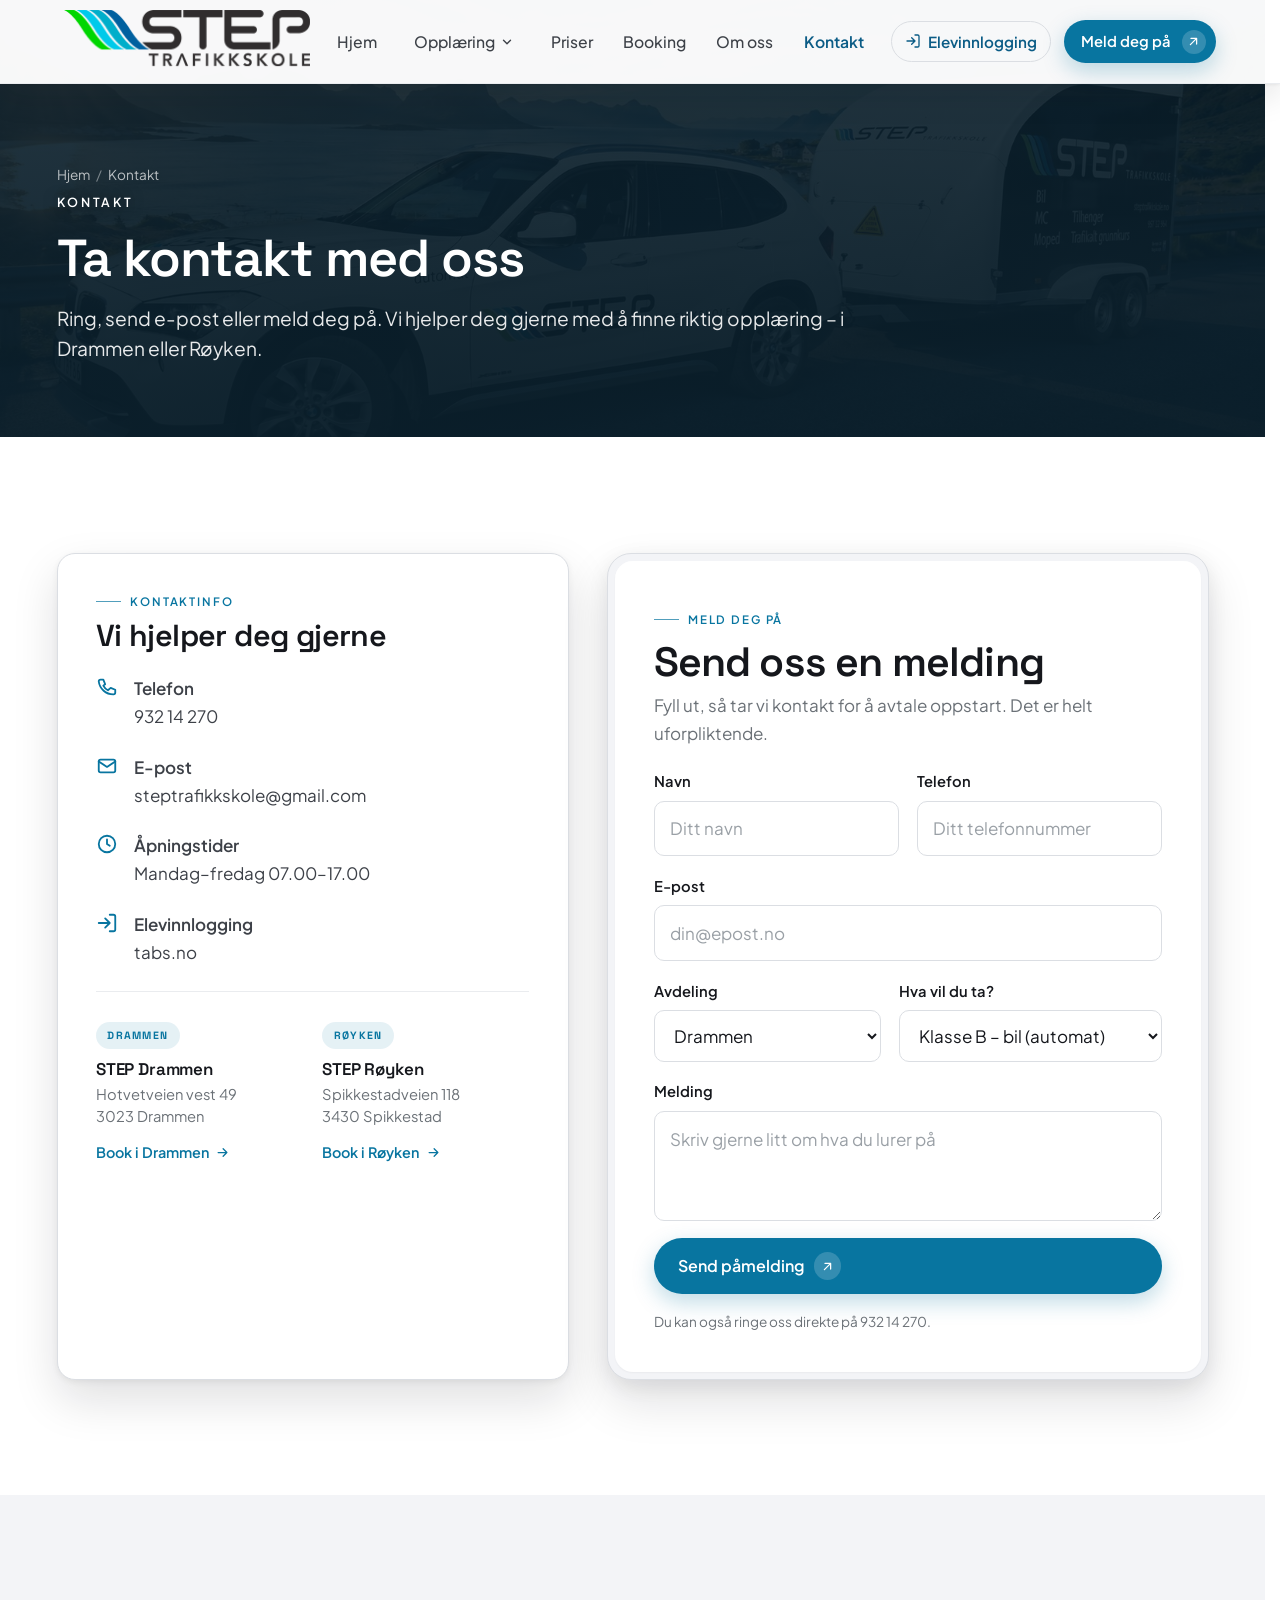
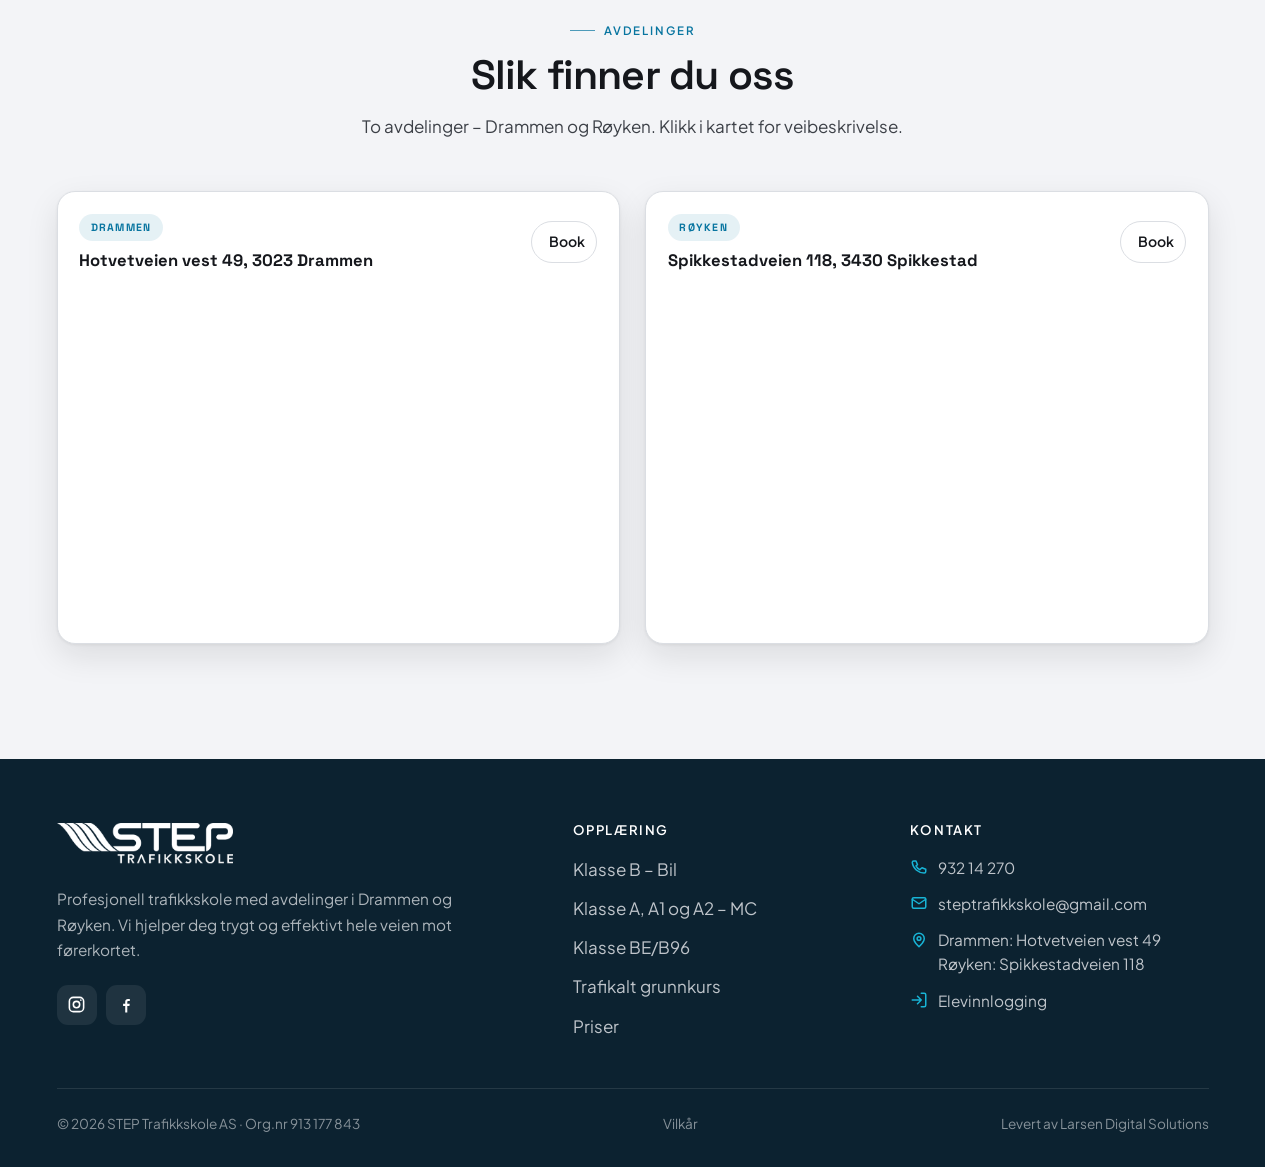
<file: kontakt.html>
<!DOCTYPE html>
<html lang="nb">
<head>
  <meta charset="UTF-8">
  <meta name="viewport" content="width=device-width, initial-scale=1">
  <script>document.documentElement.classList.add('js')</script>
  <title>Kontakt – STEP Trafikkskole Drammen og Røyken</title>
  <meta name="description" content="Kontakt STEP Trafikkskole i Drammen og Røyken. Ring 932 14 270, send e-post til steptrafikkskole@gmail.com, eller meld deg på. Se adresser, åpningstider og kart for begge avdelinger.">
  <link rel="canonical" href="https://steptrafikkskole.no/kontakt.html">
  <meta name="theme-color" content="#0C2230">
  <link rel="icon" type="image/png" href="img/favicon.png">
  <link rel="apple-touch-icon" href="img/favicon.png">
  <meta property="og:type" content="website">
  <meta property="og:site_name" content="STEP Trafikkskole">
  <meta property="og:locale" content="nb_NO">
  <meta property="og:title" content="Kontakt – STEP Trafikkskole">
  <meta property="og:description" content="Ring 932 14 270 eller meld deg på. Avdelinger i Drammen og Røyken.">
  <meta property="og:url" content="https://steptrafikkskole.no/kontakt.html">
  <meta property="og:image" content="https://steptrafikkskole.no/img/step-hero.jpg">
  <meta name="twitter:card" content="summary_large_image">
  <meta name="twitter:title" content="Kontakt – STEP Trafikkskole">
  <meta name="twitter:description" content="Ring 932 14 270 eller meld deg på. Avdelinger i Drammen og Røyken.">
  <meta name="twitter:image" content="https://steptrafikkskole.no/img/step-hero.jpg">
  <link rel="stylesheet" href="css/styles.css?v=37">
  <script type="application/ld+json">{"@context":"https://schema.org","@type":"BreadcrumbList","itemListElement":[{"@type":"ListItem","position":1,"name":"Hjem","item":"https://steptrafikkskole.no/"},{"@type":"ListItem","position":2,"name":"Kontakt","item":"https://steptrafikkskole.no/kontakt.html"}]}</script>
  <style>
    .kontakt { display: grid; gap: clamp(1.6rem, 3vw, 2.4rem); align-items: stretch; }
    @media (min-width: 940px) { .kontakt { grid-template-columns: .92fr 1.08fr; } }
    .kc-card { display: flex; flex-direction: column; padding: clamp(1.7rem, 3vw, 2.4rem); }
    .kc-card h2 { font-size: clamp(1.5rem, 2.4vw, 1.9rem); }
    .kc-loc { display: grid; gap: 1.2rem; margin-top: 1.6rem; padding-top: 1.6rem; border-top: 1px solid var(--hairline-soft); }
    @media (min-width: 540px) { .kc-loc { grid-template-columns: 1fr 1fr; } }
    .loc-tag { display: inline-flex; font-family: var(--font-display); font-weight: 700; font-size: .66rem; letter-spacing: .12em; text-transform: uppercase; color: var(--accent); background: rgba(8,117,160,.1); padding: .32rem .72rem; border-radius: 999px; }
    .kc-loc h3 { font-size: 1.06rem; margin: .65rem 0 .3rem; }
    .kc-loc p { font-size: .92rem; color: var(--muted); margin: 0 0 .6rem; line-height: 1.5; }
    .kc-loc a { font-weight: 600; font-size: .9rem; color: var(--accent); display: inline-flex; align-items: center; gap: .4rem; }
    .kc-loc a svg { width: 15px; height: 15px; }
    .maps { display: grid; gap: clamp(1.1rem, 2vw, 1.6rem); }
    @media (min-width: 760px) { .maps { grid-template-columns: 1fr 1fr; } }
    .map-card { display: flex; flex-direction: column; background: var(--surface); border: 1px solid var(--hairline); border-radius: var(--r-card); box-shadow: var(--shadow-sm); overflow: hidden; }
    .map-card__head { display: flex; align-items: center; justify-content: space-between; gap: 1rem; padding: 1.1rem 1.35rem; }
    .map-card__head b { display: block; font-family: var(--font-display); font-size: 1.04rem; margin-top: .35rem; }
    .map-card .map { border: 0; border-radius: 0; box-shadow: none; aspect-ratio: 16 / 10; }
  </style>
</head>
<body>
  <a href="#hovedinnhold" class="skip-link">Hopp til innhold</a>

  <!-- ===================== NAV ===================== -->
  <header class="nav">
    <div class="container nav__inner">
      <a class="brand" href="index.html" aria-label="STEP Trafikkskole, forside"><img decoding="async" class="brand__logo" src="img/logo.png" alt="STEP Trafikkskole"></a>
      <nav class="nav__links" aria-label="Hovedmeny">
        <a href="index.html">Hjem</a>
        <div class="has-dd">
          <button class="dd__btn" aria-haspopup="true" aria-expanded="false">Opplæring
            <svg viewBox="0 0 24 24" fill="none" stroke="currentColor" stroke-width="2.4" stroke-linecap="round" stroke-linejoin="round" aria-hidden="true"><path d="m6 9 6 6 6-6"/></svg>
          </button>
          <div class="dd__panel" role="menu">
            <a href="klasse-b.html" role="menuitem"><span class="dd__ic"><svg viewBox="0 0 24 24" fill="none" stroke="currentColor" stroke-width="2" stroke-linecap="round" stroke-linejoin="round"><path d="M5 13l1.5-4.5A2 2 0 0 1 8.4 7h7.2a2 2 0 0 1 1.9 1.5L19 13M5 13h14v4H5z"/><circle cx="8" cy="17" r="1.4"/><circle cx="16" cy="17" r="1.4"/></svg></span><span><b>Klasse B – Bil</b><span>Manuell eller automat</span></span></a>
            <a href="klasse-mc.html" role="menuitem"><span class="dd__ic"><svg viewBox="0 0 24 24" fill="none" stroke="currentColor" stroke-width="2" stroke-linecap="round" stroke-linejoin="round"><circle cx="5.5" cy="17" r="3.5"/><circle cx="18.5" cy="17" r="3.5"/><path d="M5.5 17 9 9h4l3 4h2.5M9 9l-1-2"/></svg></span><span><b>Klasse A, A1 og A2 – MC</b><span>Lett, mellomtung og tung MC</span></span></a>
            <a href="klasse-be.html" role="menuitem"><span class="dd__ic"><svg viewBox="0 0 24 24" fill="none" stroke="currentColor" stroke-width="2" stroke-linecap="round" stroke-linejoin="round"><path d="M3 8h9v6H3zM12 11h6l3 3v0h-9z"/><circle cx="7" cy="17" r="1.6"/><circle cx="17" cy="17" r="1.6"/></svg></span><span><b>Klasse BE/B96</b><span>Bil med tilhenger</span></span></a>
            <a href="trafikalt-grunnkurs.html" role="menuitem"><span class="dd__ic"><svg viewBox="0 0 24 24" fill="none" stroke="currentColor" stroke-width="2" stroke-linecap="round" stroke-linejoin="round"><path d="M9 11l3 3L22 4"/><path d="M21 12v7a2 2 0 0 1-2 2H5a2 2 0 0 1-2-2V5a2 2 0 0 1 2-2h11"/></svg></span><span><b>Trafikalt grunnkurs</b><span>Obligatorisk førstesteg</span></span></a>
          </div>
        </div>
        <a href="priser.html">Priser</a>
        <a href="booking.html">Booking</a>
        <a href="om-oss.html">Om oss</a>
        <a href="kontakt.html" aria-current="page">Kontakt</a>
      </nav>
      <div class="nav__cta">
        <a class="nav__login" href="https://tabs.no/start" target="_blank" rel="noopener" aria-label="Elevinnlogging (åpner nytt vindu)">
          <svg viewBox="0 0 24 24" fill="none" stroke="currentColor" stroke-width="2" stroke-linecap="round" stroke-linejoin="round" aria-hidden="true"><path d="M15 3h4a2 2 0 0 1 2 2v14a2 2 0 0 1-2 2h-4"/><path d="M10 17 15 12 10 7M15 12H3"/></svg>
          Elevinnlogging
        </a>
        <a class="btn btn--primary" href="#meldpaa">Meld deg på
          <span class="btn__icon" aria-hidden="true"><svg viewBox="0 0 24 24" fill="none" stroke="currentColor" stroke-width="2" stroke-linecap="round" stroke-linejoin="round"><path d="M7 17 17 7M8 7h9v9"/></svg></span>
        </a>
      </div>
      <button class="nav__burger" aria-label="Åpne meny" aria-expanded="false" aria-controls="mobilmeny"><span></span><span></span><span></span></button>
    </div>
  </header>

  <div class="mobile-menu" id="mobilmeny">
    <a class="m-link" href="index.html">Hjem</a>
    <span class="m-link" style="cursor:default;opacity:.7">Opplæring</span>
    <div class="m-sub">
      <a href="klasse-b.html">Klasse B – Bil</a>
      <a href="klasse-mc.html">Klasse A/A1/A2</a>
      <a href="klasse-be.html">Klasse BE/B96</a>
      <a href="trafikalt-grunnkurs.html">Trafikalt grunnkurs</a>
    </div>
    <a class="m-link" href="priser.html">Priser</a>
    <a class="m-link" href="booking.html">Booking</a>
    <a class="m-link" href="om-oss.html">Om oss</a>
    <a class="m-link" href="kontakt.html">Kontakt</a>
    <div class="mobile-menu__foot">
      <a class="btn btn--ghost btn--block" href="https://tabs.no/start" target="_blank" rel="noopener">Elevinnlogging</a>
      <a class="btn btn--primary btn--block" href="#meldpaa">Meld deg på</a>
    </div>
  </div>

  <main id="hovedinnhold">

    <!-- ===================== SUBHERO ===================== -->
    <section class="subhero">
      <div class="subhero__bg" aria-hidden="true"><img decoding="async" src="img/hero-bg.jpg" alt=""></div>
      <div class="subhero__scrim" aria-hidden="true"></div>
      <span data-nav-sentinel style="position:absolute;top:60px;height:1px;width:1px"></span>
      <div class="container">
        <div class="crumbs"><a href="index.html">Hjem</a><span>/</span> Kontakt</div>
        <span class="eyebrow">Kontakt</span>
        <h1>Ta kontakt med oss</h1>
        <p class="lead">Ring, send e-post eller meld deg på. Vi hjelper deg gjerne med å finne riktig opplæring – i Drammen eller Røyken.</p>
      </div>
    </section>

    <!-- ===================== SKJEMA + INFO ===================== -->
    <section class="section">
      <div class="container">
        <div class="kontakt">

          <!-- venstre: kontaktinfo -->
          <div class="card kc-card reveal">
            <span class="eyebrow">Kontaktinfo</span>
            <h2 style="margin:.6rem 0 1.3rem">Vi hjelper deg gjerne</h2>
            <ul class="info-list">
              <li><span class="info-ic"><svg viewBox="0 0 24 24" fill="none" stroke="currentColor" stroke-width="2" stroke-linecap="round" stroke-linejoin="round" aria-hidden="true"><path d="M5 4h3l2 5-2 1.5a11 11 0 0 0 5 5L16 13l5 2v3a2 2 0 0 1-2 2A16 16 0 0 1 3 6a2 2 0 0 1 2-2Z"/></svg></span><span><b>Telefon</b><a href="tel:+4793214270">932 14 270</a></span></li>
              <li><span class="info-ic"><svg viewBox="0 0 24 24" fill="none" stroke="currentColor" stroke-width="2" stroke-linecap="round" stroke-linejoin="round" aria-hidden="true"><rect x="3" y="5" width="18" height="14" rx="2"/><path d="m3 7 9 6 9-6"/></svg></span><span><b>E-post</b><a href="mailto:steptrafikkskole@gmail.com">steptrafikkskole@gmail.com</a></span></li>
              <li><span class="info-ic"><svg viewBox="0 0 24 24" fill="none" stroke="currentColor" stroke-width="2" stroke-linecap="round" stroke-linejoin="round" aria-hidden="true"><circle cx="12" cy="12" r="9"/><path d="M12 7v5l3 2"/></svg></span><span><b>Åpningstider</b><span>Mandag–fredag 07.00–17.00</span></span></li>
              <li><span class="info-ic"><svg viewBox="0 0 24 24" fill="none" stroke="currentColor" stroke-width="2" stroke-linecap="round" stroke-linejoin="round" aria-hidden="true"><path d="M15 3h4a2 2 0 0 1 2 2v14a2 2 0 0 1-2 2h-4"/><path d="M10 17 15 12 10 7M15 12H3"/></svg></span><span><b>Elevinnlogging</b><a href="https://tabs.no/start" target="_blank" rel="noopener">tabs.no</a></span></li>
            </ul>
            <div class="kc-loc">
              <div>
                <span class="loc-tag">Drammen</span>
                <h3>STEP Drammen</h3>
                <p>Hotvetveien vest 49<br>3023 Drammen</p>
                <a href="https://stepdrammen.tabs.no/kalender" target="_blank" rel="noopener">Book i Drammen<svg viewBox="0 0 24 24" fill="none" stroke="currentColor" stroke-width="2" stroke-linecap="round" stroke-linejoin="round" aria-hidden="true"><path d="M5 12h14M13 6l6 6-6 6"/></svg></a>
              </div>
              <div>
                <span class="loc-tag">Røyken</span>
                <h3>STEP Røyken</h3>
                <p>Spikkestadveien 118<br>3430 Spikkestad</p>
                <a href="https://steptrafikkskole.tabs.no/kalender" target="_blank" rel="noopener">Book i Røyken<svg viewBox="0 0 24 24" fill="none" stroke="currentColor" stroke-width="2" stroke-linecap="round" stroke-linejoin="round" aria-hidden="true"><path d="M5 12h14M13 6l6 6-6 6"/></svg></a>
              </div>
            </div>
          </div>

          <!-- høyre: skjema -->
          <div class="bezel reveal" data-delay="1" id="meldpaa">
            <div class="bezel__inner">
              <span class="eyebrow">Meld deg på</span>
              <h2 style="margin:.7rem 0 .4rem">Send oss en melding</h2>
              <p class="muted" style="margin-bottom:1.4rem">Fyll ut, så tar vi kontakt for å avtale oppstart. Det er helt uforpliktende.</p>
              <form class="form" data-lead-form novalidate>
                <div class="field--row">
                  <div class="field"><label for="navn">Navn</label><input id="navn" name="navn" type="text" autocomplete="name" required placeholder="Ditt navn"></div>
                  <div class="field"><label for="tlf">Telefon</label><input id="tlf" name="tlf" type="tel" autocomplete="tel" required placeholder="Ditt telefonnummer"></div>
                </div>
                <div class="field"><label for="epost">E-post</label><input id="epost" name="epost" type="email" autocomplete="email" placeholder="din@epost.no"></div>
                <div class="field--row">
                  <div class="field"><label for="avdeling">Avdeling</label><select id="avdeling" name="avdeling"><option>Drammen</option><option>Røyken</option><option>Vet ikke ennå</option></select></div>
                  <div class="field"><label for="klasse">Hva vil du ta?</label><select id="klasse" name="klasse"><option>Klasse B – bil (automat)</option><option>Klasse B – bil (manuell)</option><option>Klasse A / A1 / A2 – MC</option><option>Klasse BE / B96 – tilhenger</option><option>Trafikalt grunnkurs</option><option>Annet / usikker</option></select></div>
                </div>
                <div class="field"><label for="melding">Melding</label><textarea id="melding" name="melding" placeholder="Skriv gjerne litt om hva du lurer på"></textarea></div>
                <button class="btn btn--primary btn--lg" type="submit">Send påmelding<span class="btn__icon" aria-hidden="true"><svg viewBox="0 0 24 24" fill="none" stroke="currentColor" stroke-width="2" stroke-linecap="round" stroke-linejoin="round"><path d="M7 17 17 7M8 7h9v9"/></svg></span></button>
                <p class="form__note">Du kan også ringe oss direkte på <a href="tel:+4793214270">932 14 270</a>.</p>
                <!-- TODO: koble skjemaet til et ekte endepunkt (f.eks. Web3Forms) før lansering. Nå viser det kun en takk-melding. -->
                <p class="form__status" aria-live="polite"></p>
              </form>
            </div>
          </div>

        </div>
      </div>
    </section>

    <!-- ===================== KART (begge avdelinger) ===================== -->
    <section class="section section--soft">
      <div class="container">
        <div class="section-head section-head--center reveal">
          <span class="eyebrow eyebrow--center">Avdelinger</span>
          <h2>Slik finner du oss</h2>
          <p class="measure" style="margin:.9rem auto 0">To avdelinger – Drammen og Røyken. Klikk i kartet for veibeskrivelse.</p>
        </div>
        <div class="maps reveal">
          <div class="map-card" id="drammen">
            <div class="map-card__head">
              <div><span class="loc-tag">Drammen</span><b>Hotvetveien vest 49, 3023 Drammen</b></div>
              <a class="btn btn--ghost btn--sm" href="https://stepdrammen.tabs.no/kalender" target="_blank" rel="noopener">Book</a>
            </div>
            <div class="map"><iframe title="Kart – STEP Trafikkskole Drammen" loading="lazy" referrerpolicy="no-referrer-when-downgrade" src="https://www.google.com/maps?q=Hotvetveien%20vest%2049,%203023%20Drammen&output=embed"></iframe></div>
          </div>
          <div class="map-card" id="royken">
            <div class="map-card__head">
              <div><span class="loc-tag">Røyken</span><b>Spikkestadveien 118, 3430 Spikkestad</b></div>
              <a class="btn btn--ghost btn--sm" href="https://steptrafikkskole.tabs.no/kalender" target="_blank" rel="noopener">Book</a>
            </div>
            <div class="map"><iframe title="Kart – STEP Trafikkskole Røyken" loading="lazy" referrerpolicy="no-referrer-when-downgrade" src="https://www.google.com/maps?q=Spikkestadveien%20118,%203430%20Spikkestad&output=embed"></iframe></div>
          </div>
        </div>
      </div>
    </section>

  </main>

  <!-- ===================== FOOTER ===================== -->
  <footer class="footer">
    <div class="container">
      <div class="footer__grid">
        <div>
          <a class="brand" href="index.html" aria-label="STEP Trafikkskole, forside"><img decoding="async" class="brand__logo" src="img/logo.png" style="height:46px;width:auto;background:none;padding:0;border:0;border-radius:0;box-shadow:none;filter:brightness(0) invert(1)" alt="STEP Trafikkskole"></a>
          <p class="footer__about">Profesjonell trafikkskole med avdelinger i Drammen og Røyken. Vi hjelper deg trygt og effektivt hele veien mot førerkortet.</p>
          <div class="footer__social"><a href="https://www.instagram.com/steptrafikkskole/" target="_blank" rel="noopener" aria-label="Instagram"><svg viewBox="0 0 24 24" fill="none" stroke="currentColor" stroke-width="2" stroke-linecap="round" stroke-linejoin="round" aria-hidden="true"><rect x="3" y="3" width="18" height="18" rx="5"/><circle cx="12" cy="12" r="4"/><circle cx="17.5" cy="6.5" r="1" fill="currentColor" stroke="none"/></svg></a><a href="https://www.facebook.com/Steptrafikkskole/" target="_blank" rel="noopener" aria-label="Facebook"><svg viewBox="0 0 24 24" fill="currentColor" aria-hidden="true"><path d="M13 22v-8h2.7l.4-3H13V9.1c0-.87.3-1.46 1.56-1.46H16.2V5.02C15.86 4.97 14.84 4.9 13.85 4.9c-2.06 0-3.47 1.26-3.47 3.57V11H7.7v3h2.68v8H13Z"/></svg></a></div>
        </div>
        <div>
          <h4>Opplæring</h4>
          <ul>
            <li><a href="klasse-b.html">Klasse B – Bil</a></li>
            <li><a href="klasse-mc.html">Klasse A, A1 og A2 – MC</a></li>
            <li><a href="klasse-be.html">Klasse BE/B96</a></li>
            <li><a href="trafikalt-grunnkurs.html">Trafikalt grunnkurs</a></li>
            <li><a href="priser.html">Priser</a></li>
          </ul>
        </div>
        <div>
          <h4>Kontakt</h4>
          <ul class="footer__contact">
            <li><svg viewBox="0 0 24 24" fill="none" stroke="currentColor" stroke-width="2" stroke-linecap="round" stroke-linejoin="round" aria-hidden="true"><path d="M5 4h3l2 5-2 1.5a11 11 0 0 0 5 5L16 13l5 2v3a2 2 0 0 1-2 2A16 16 0 0 1 3 6a2 2 0 0 1 2-2Z"/></svg><a href="tel:+4793214270">932 14 270</a></li><li><svg viewBox="0 0 24 24" fill="none" stroke="currentColor" stroke-width="2" stroke-linecap="round" stroke-linejoin="round" aria-hidden="true"><rect x="3" y="5" width="18" height="14" rx="2"/><path d="m3 7 9 6 9-6"/></svg><a href="mailto:steptrafikkskole@gmail.com">steptrafikkskole@gmail.com</a></li>
            <li><svg viewBox="0 0 24 24" fill="none" stroke="currentColor" stroke-width="2" stroke-linecap="round" stroke-linejoin="round" aria-hidden="true"><path d="M12 21s-7-6.5-7-11a7 7 0 0 1 14 0c0 4.5-7 11-7 11Z"/><circle cx="12" cy="10" r="2.5"/></svg><span style="line-height:1.6">Drammen: Hotvetveien vest 49<br>Røyken: Spikkestadveien 118</span></li>
            <li><svg viewBox="0 0 24 24" fill="none" stroke="currentColor" stroke-width="2" stroke-linecap="round" stroke-linejoin="round" aria-hidden="true"><path d="M15 3h4a2 2 0 0 1 2 2v14a2 2 0 0 1-2 2h-4"/><path d="M10 17 15 12 10 7M15 12H3"/></svg><a href="https://tabs.no/start" target="_blank" rel="noopener">Elevinnlogging</a></li>
          </ul>
        </div>
      </div>
      <div class="footer__bar">
        <span>© <span data-year>2026</span> STEP Trafikkskole AS · Org.nr 913 177 843</span>
        <a href="vilkar.html">Vilkår</a>
        <span>Levert av Larsen Digital Solutions</span>
      </div>
    </div>
  </footer>

  <div class="mbar">
    <a class="btn btn--ghost" href="tel:+4793214270">Ring oss</a>
    <a class="btn btn--primary" href="#meldpaa">Meld deg på</a>
  </div>

  <script src="js/main.js?v=13" defer></script>
</body>
</html>
</file>
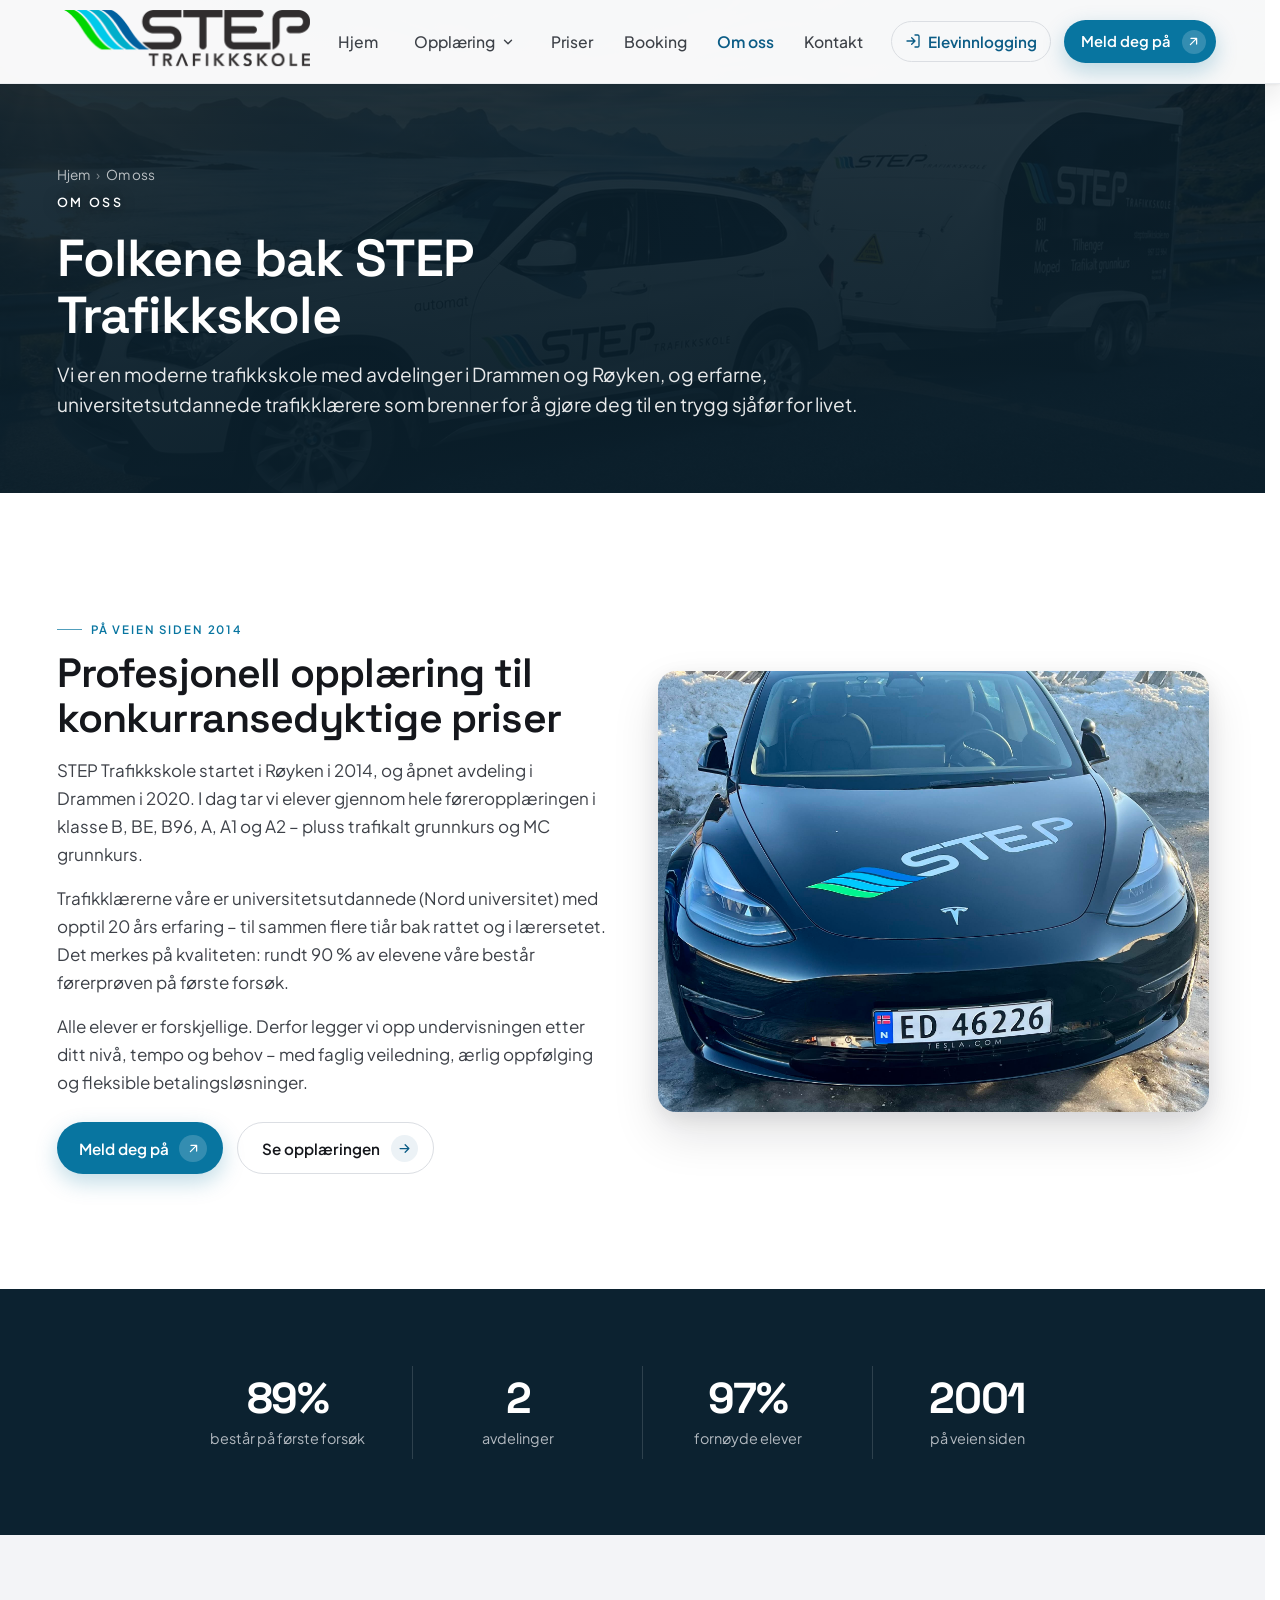
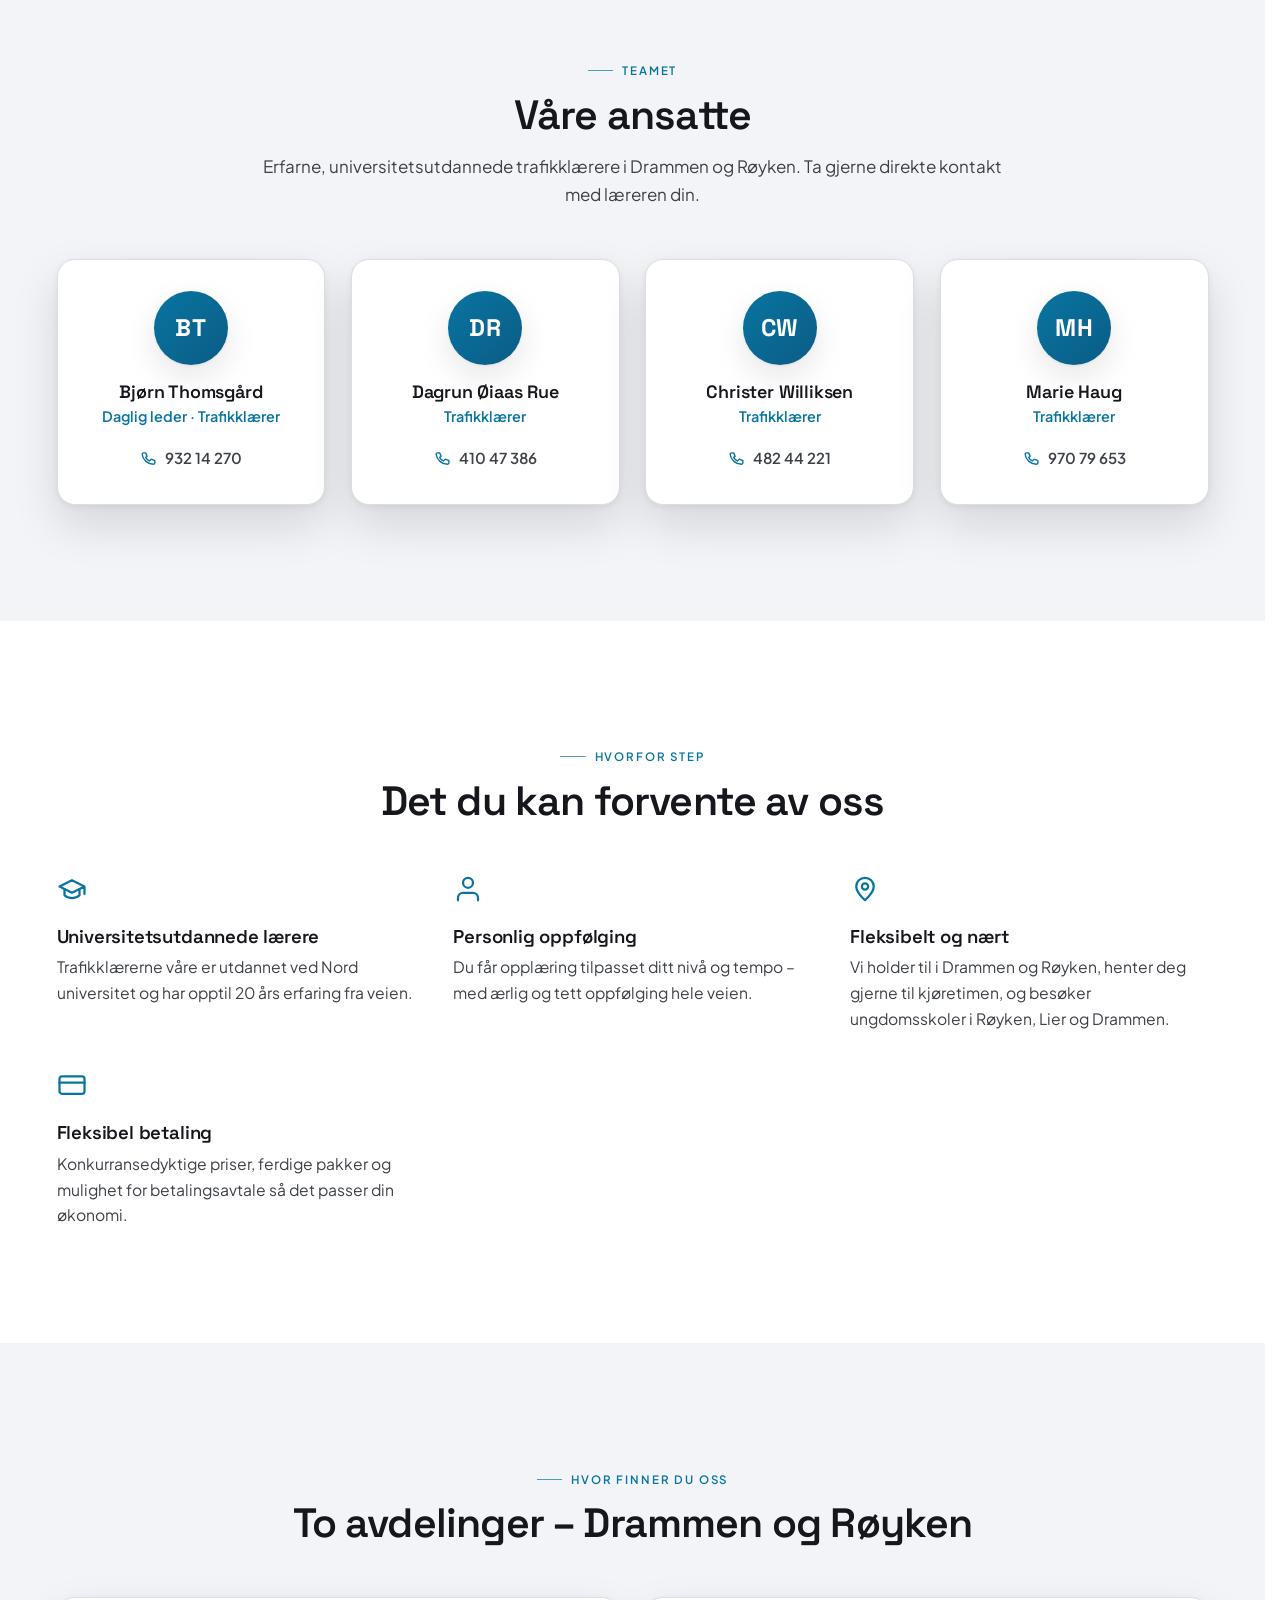
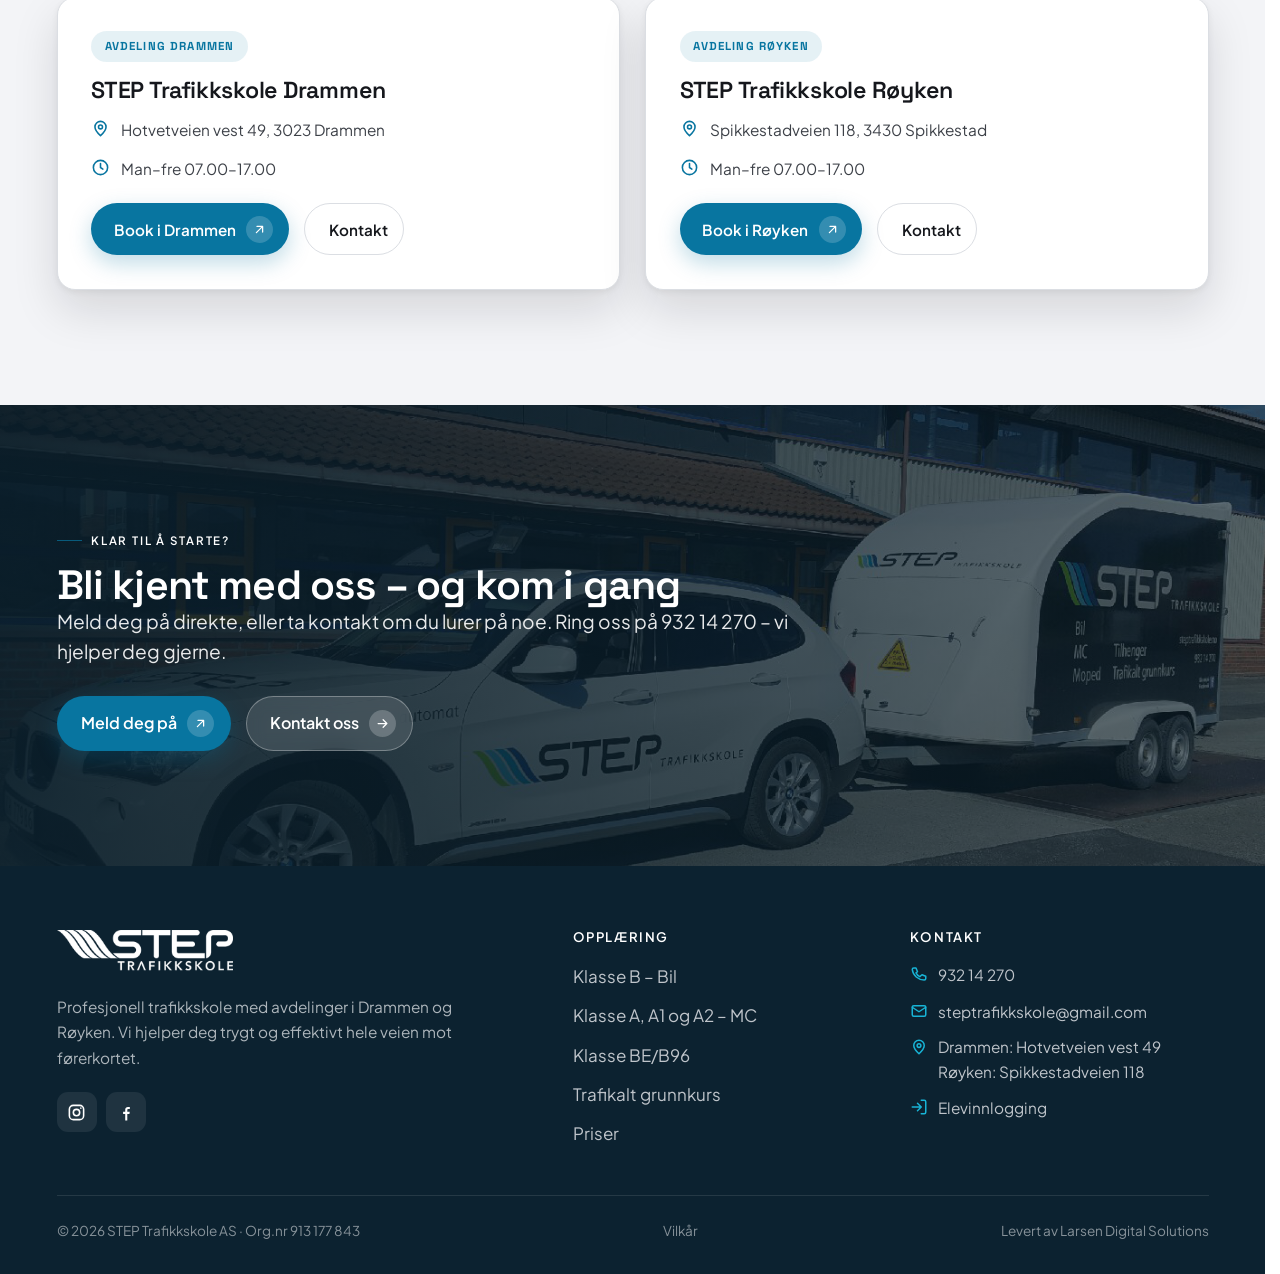
<file: om-oss.html>
<!DOCTYPE html>
<html lang="nb">
<head>
  <meta charset="UTF-8">
  <meta name="viewport" content="width=device-width, initial-scale=1">
  <script>document.documentElement.classList.add('js')</script>
  <title>Om oss – STEP Trafikkskole Drammen og Røyken</title>
  <meta name="description" content="Bli kjent med STEP Trafikkskole. To avdelinger i Drammen og Røyken, universitetsutdannede trafikklærere med opptil 20 års erfaring og personlig opplæring til konkurransedyktige priser.">
  <link rel="canonical" href="https://steptrafikkskole.no/om-oss.html">
  <meta name="theme-color" content="#0C2230">
  <link rel="icon" type="image/png" href="img/favicon.png">
  <link rel="apple-touch-icon" href="img/favicon.png">
  <meta property="og:type" content="website">
  <meta property="og:site_name" content="STEP Trafikkskole">
  <meta property="og:locale" content="nb_NO">
  <meta property="og:title" content="Om oss – STEP Trafikkskole">
  <meta property="og:description" content="To avdelinger i Drammen og Røyken. Universitetsutdannede trafikklærere og personlig opplæring.">
  <meta property="og:url" content="https://steptrafikkskole.no/om-oss.html">
  <meta property="og:image" content="https://steptrafikkskole.no/img/tesla.jpg">
  <meta name="twitter:card" content="summary_large_image">
  <meta name="twitter:title" content="Om oss – STEP Trafikkskole">
  <meta name="twitter:description" content="To avdelinger i Drammen og Røyken. Universitetsutdannede trafikklærere.">
  <meta name="twitter:image" content="https://steptrafikkskole.no/img/tesla.jpg">
  <link rel="stylesheet" href="css/styles.css?v=37">
  <script type="application/ld+json">{"@context":"https://schema.org","@type":"BreadcrumbList","itemListElement":[{"@type":"ListItem","position":1,"name":"Hjem","item":"https://steptrafikkskole.no/"},{"@type":"ListItem","position":2,"name":"Om oss","item":"https://steptrafikkskole.no/om-oss.html"}]}</script>
  <style>
    .ploc { display: grid; gap: clamp(1.1rem, 2vw, 1.6rem); }
    @media (min-width: 760px) { .ploc { grid-template-columns: 1fr 1fr; } }
    .loc-card { display: flex; flex-direction: column; padding: clamp(1.6rem, 3vw, 2.1rem); }
    .loc-card__tag { display: inline-flex; align-self: flex-start; font-family: var(--font-display); font-weight: 700; font-size: .72rem; letter-spacing: .1em; text-transform: uppercase; color: var(--accent); background: rgba(8,117,160,.1); padding: .36rem .85rem; border-radius: 999px; margin-bottom: 1rem; }
    .loc-card h3 { font-size: 1.45rem; margin-bottom: .9rem; }
    .loc-list { list-style: none; padding: 0; margin: 0 0 1.4rem; display: grid; gap: .8rem; }
    .loc-list li { display: flex; gap: .7rem; align-items: flex-start; font-size: .96rem; color: var(--ink-2); }
    .loc-list svg { flex: none; width: 19px; height: 19px; color: var(--accent); margin-top: 2px; }
    .loc-card .btn-row { margin-top: auto; }
    .team { text-align: center; align-items: center; padding: clamp(1.5rem, 2.6vw, 1.9rem); }
    .team__avatar { width: 74px; height: 74px; border-radius: 50%; display: grid; place-items: center; margin: 0 auto 1.1rem; background: linear-gradient(135deg, var(--accent), var(--brand)); color: #fff; font-family: var(--font-display); font-weight: 700; font-size: 1.5rem; letter-spacing: .02em; box-shadow: var(--shadow-sm); }
    .team h3 { font-size: 1.12rem; margin-bottom: .2rem; }
    .team__role { color: var(--accent); font-weight: 600; font-size: .9rem; margin: 0 0 1.1rem; }
    .team__tel { display: inline-flex; align-items: center; gap: .5rem; font-weight: 600; font-size: .94rem; color: var(--ink-2); }
    .team__tel svg { width: 17px; height: 17px; color: var(--accent); flex: none; }
    .team__tel:hover { color: var(--brand); }
  </style>
</head>
<body>
  <a href="#hovedinnhold" class="skip-link">Hopp til innhold</a>

  <!-- ===================== NAV ===================== -->
  <header class="nav">
    <div class="container nav__inner">
      <a class="brand" href="index.html" aria-label="STEP Trafikkskole, forside"><img decoding="async" class="brand__logo" src="img/logo.png" alt="STEP Trafikkskole"></a>
      <nav class="nav__links" aria-label="Hovedmeny">
        <a href="index.html">Hjem</a>
        <div class="has-dd">
          <button class="dd__btn" aria-haspopup="true" aria-expanded="false">Opplæring
            <svg viewBox="0 0 24 24" fill="none" stroke="currentColor" stroke-width="2.4" stroke-linecap="round" stroke-linejoin="round" aria-hidden="true"><path d="m6 9 6 6 6-6"/></svg>
          </button>
          <div class="dd__panel" role="menu">
            <a href="klasse-b.html" role="menuitem"><span class="dd__ic"><svg viewBox="0 0 24 24" fill="none" stroke="currentColor" stroke-width="2" stroke-linecap="round" stroke-linejoin="round"><path d="M5 13l1.5-4.5A2 2 0 0 1 8.4 7h7.2a2 2 0 0 1 1.9 1.5L19 13M5 13h14v4H5z"/><circle cx="8" cy="17" r="1.4"/><circle cx="16" cy="17" r="1.4"/></svg></span><span><b>Klasse B – Bil</b><span>Manuell eller automat</span></span></a>
            <a href="klasse-mc.html" role="menuitem"><span class="dd__ic"><svg viewBox="0 0 24 24" fill="none" stroke="currentColor" stroke-width="2" stroke-linecap="round" stroke-linejoin="round"><circle cx="5.5" cy="17" r="3.5"/><circle cx="18.5" cy="17" r="3.5"/><path d="M5.5 17 9 9h4l3 4h2.5M9 9l-1-2"/></svg></span><span><b>Klasse A, A1 og A2 – MC</b><span>Lett, mellomtung og tung MC</span></span></a>
            <a href="klasse-be.html" role="menuitem"><span class="dd__ic"><svg viewBox="0 0 24 24" fill="none" stroke="currentColor" stroke-width="2" stroke-linecap="round" stroke-linejoin="round"><path d="M3 8h9v6H3zM12 11h6l3 3v0h-9z"/><circle cx="7" cy="17" r="1.6"/><circle cx="17" cy="17" r="1.6"/></svg></span><span><b>Klasse BE/B96</b><span>Bil med tilhenger</span></span></a>
            <a href="trafikalt-grunnkurs.html" role="menuitem"><span class="dd__ic"><svg viewBox="0 0 24 24" fill="none" stroke="currentColor" stroke-width="2" stroke-linecap="round" stroke-linejoin="round"><path d="M9 11l3 3L22 4"/><path d="M21 12v7a2 2 0 0 1-2 2H5a2 2 0 0 1-2-2V5a2 2 0 0 1 2-2h11"/></svg></span><span><b>Trafikalt grunnkurs</b><span>Obligatorisk førstesteg</span></span></a>
          </div>
        </div>
        <a href="priser.html">Priser</a>
        <a href="booking.html">Booking</a>
        <a href="om-oss.html" aria-current="page">Om oss</a>
        <a href="kontakt.html">Kontakt</a>
      </nav>
      <div class="nav__cta">
        <a class="nav__login" href="https://tabs.no/start" target="_blank" rel="noopener" aria-label="Elevinnlogging (åpner nytt vindu)">
          <svg viewBox="0 0 24 24" fill="none" stroke="currentColor" stroke-width="2" stroke-linecap="round" stroke-linejoin="round" aria-hidden="true"><path d="M15 3h4a2 2 0 0 1 2 2v14a2 2 0 0 1-2 2h-4"/><path d="M10 17 15 12 10 7M15 12H3"/></svg>
          Elevinnlogging
        </a>
        <a class="btn btn--primary" href="kontakt.html">Meld deg på
          <span class="btn__icon" aria-hidden="true"><svg viewBox="0 0 24 24" fill="none" stroke="currentColor" stroke-width="2" stroke-linecap="round" stroke-linejoin="round"><path d="M7 17 17 7M8 7h9v9"/></svg></span>
        </a>
      </div>
      <button class="nav__burger" aria-label="Åpne meny" aria-expanded="false" aria-controls="mobilmeny"><span></span><span></span><span></span></button>
    </div>
  </header>

  <div class="mobile-menu" id="mobilmeny">
    <a class="m-link" href="index.html">Hjem</a>
    <span class="m-link" style="cursor:default;opacity:.7">Opplæring</span>
    <div class="m-sub">
      <a href="klasse-b.html">Klasse B – Bil</a>
      <a href="klasse-mc.html">Klasse A/A1/A2</a>
      <a href="klasse-be.html">Klasse BE/B96</a>
      <a href="trafikalt-grunnkurs.html">Trafikalt grunnkurs</a>
    </div>
    <a class="m-link" href="priser.html">Priser</a>
    <a class="m-link" href="booking.html">Booking</a>
    <a class="m-link" href="om-oss.html">Om oss</a>
    <a class="m-link" href="kontakt.html">Kontakt</a>
    <div class="mobile-menu__foot">
      <a class="btn btn--ghost btn--block" href="https://tabs.no/start" target="_blank" rel="noopener">Elevinnlogging</a>
      <a class="btn btn--primary btn--block" href="kontakt.html">Meld deg på</a>
    </div>
  </div>

  <main id="hovedinnhold">

    <!-- ===================== SUBHERO ===================== -->
    <section class="subhero">
      <div class="subhero__bg" aria-hidden="true"><img decoding="async" src="img/hero-bg.jpg" alt="" width="1920" height="900"></div>
      <div class="subhero__scrim" aria-hidden="true"></div>
      <span data-nav-sentinel style="position:absolute;top:60px;height:1px;width:1px"></span>
      <div class="container">
        <nav class="crumbs" aria-label="Brødsmuler"><a href="index.html">Hjem</a><span>›</span> Om oss</nav>
        <span class="eyebrow">Om oss</span>
        <h1 style="margin-top:1rem">Folkene bak STEP Trafikkskole</h1>
        <p class="lead">Vi er en moderne trafikkskole med avdelinger i Drammen og Røyken, og erfarne, universitetsutdannede trafikklærere som brenner for å gjøre deg til en trygg sjåfør for livet.</p>
      </div>
    </section>

    <!-- ===================== HISTORIE / FILOSOFI ===================== -->
    <section class="section">
      <div class="container">
        <div class="split reveal">
          <div class="prose">
            <span class="eyebrow">På veien siden 2014</span>
            <h2 style="margin:.8rem 0 1rem">Profesjonell opplæring til konkurransedyktige priser</h2>
            <p>STEP Trafikkskole startet i Røyken i 2014, og åpnet avdeling i Drammen i 2020. I dag tar vi elever gjennom hele føreropplæringen i klasse B, BE, B96, A, A1 og A2 – pluss trafikalt grunnkurs og MC grunnkurs.</p>
            <p>Trafikklærerne våre er universitetsutdannede (Nord universitet) med opptil 20 års erfaring – til sammen flere tiår bak rattet og i lærersetet. Det merkes på kvaliteten: rundt 90 % av elevene våre består førerprøven på første forsøk.</p>
            <p>Alle elever er forskjellige. Derfor legger vi opp undervisningen etter ditt nivå, tempo og behov – med faglig veiledning, ærlig oppfølging og fleksible betalingsløsninger.</p>
            <div class="btn-row" style="margin-top:1.6rem">
              <a class="btn btn--primary" href="kontakt.html">Meld deg på<span class="btn__icon" aria-hidden="true"><svg viewBox="0 0 24 24" fill="none" stroke="currentColor" stroke-width="2" stroke-linecap="round" stroke-linejoin="round"><path d="M7 17 17 7M8 7h9v9"/></svg></span></a>
              <a class="btn btn--ghost" href="klasse-b.html">Se opplæringen<span class="btn__icon" aria-hidden="true"><svg viewBox="0 0 24 24" fill="none" stroke="currentColor" stroke-width="2" stroke-linecap="round" stroke-linejoin="round"><path d="M5 12h14M13 6l6 6-6 6"/></svg></span></a>
            </div>
          </div>
          <div class="split__media"><img decoding="async" src="img/tesla.jpg" alt="STEP Trafikkskole – moderne skolebil" loading="lazy" width="810" height="648"></div>
        </div>
      </div>
    </section>

    <!-- ===================== STATS ===================== -->
    <section class="section section--deep section--tight">
      <div class="container">
        <div class="stats reveal">
          <div class="stat"><span class="stat__num" data-count="90" data-suffix="%">90%</span><span class="stat__label">består på første forsøk</span></div>
          <div class="stat"><span class="stat__num">2</span><span class="stat__label">avdelinger</span></div>
          <div class="stat"><span class="stat__num" data-count="98" data-suffix="%">98%</span><span class="stat__label">fornøyde elever</span></div>
          <div class="stat"><span class="stat__num" data-count="2014">2014</span><span class="stat__label">på veien siden</span></div>
        </div>
      </div>
    </section>

    <!-- ===================== VÅRE ANSATTE ===================== -->
    <section class="section section--soft" id="ansatte">
      <div class="container">
        <div class="section-head section-head--center reveal">
          <span class="eyebrow eyebrow--center">Teamet</span>
          <h2>Våre ansatte</h2>
          <p class="measure" style="margin:.9rem auto 0">Erfarne, universitetsutdannede trafikklærere i Drammen og Røyken. Ta gjerne direkte kontakt med læreren din.</p>
        </div>
        <div class="grid grid-4 reveal">
          <article class="card team">
            <span class="team__avatar">BT</span>
            <h3>Bjørn Thomsgård</h3>
            <p class="team__role">Daglig leder · Trafikklærer</p>
            <a class="team__tel" href="tel:+4793214270"><svg viewBox="0 0 24 24" fill="none" stroke="currentColor" stroke-width="2" stroke-linecap="round" stroke-linejoin="round" aria-hidden="true"><path d="M5 4h3l2 5-2 1.5a11 11 0 0 0 5 5L16 13l5 2v3a2 2 0 0 1-2 2A16 16 0 0 1 3 6a2 2 0 0 1 2-2Z"/></svg>932 14 270</a>
          </article>
          <article class="card team">
            <span class="team__avatar">DR</span>
            <h3>Dagrun Øiaas Rue</h3>
            <p class="team__role">Trafikklærer</p>
            <a class="team__tel" href="tel:+4741047386"><svg viewBox="0 0 24 24" fill="none" stroke="currentColor" stroke-width="2" stroke-linecap="round" stroke-linejoin="round" aria-hidden="true"><path d="M5 4h3l2 5-2 1.5a11 11 0 0 0 5 5L16 13l5 2v3a2 2 0 0 1-2 2A16 16 0 0 1 3 6a2 2 0 0 1 2-2Z"/></svg>410 47 386</a>
          </article>
          <article class="card team">
            <span class="team__avatar">CW</span>
            <h3>Christer Williksen</h3>
            <p class="team__role">Trafikklærer</p>
            <a class="team__tel" href="tel:+4748244221"><svg viewBox="0 0 24 24" fill="none" stroke="currentColor" stroke-width="2" stroke-linecap="round" stroke-linejoin="round" aria-hidden="true"><path d="M5 4h3l2 5-2 1.5a11 11 0 0 0 5 5L16 13l5 2v3a2 2 0 0 1-2 2A16 16 0 0 1 3 6a2 2 0 0 1 2-2Z"/></svg>482 44 221</a>
          </article>
          <article class="card team">
            <span class="team__avatar">MH</span>
            <h3>Marie Haug</h3>
            <p class="team__role">Trafikklærer</p>
            <a class="team__tel" href="tel:+4797079653"><svg viewBox="0 0 24 24" fill="none" stroke="currentColor" stroke-width="2" stroke-linecap="round" stroke-linejoin="round" aria-hidden="true"><path d="M5 4h3l2 5-2 1.5a11 11 0 0 0 5 5L16 13l5 2v3a2 2 0 0 1-2 2A16 16 0 0 1 3 6a2 2 0 0 1 2-2Z"/></svg>970 79 653</a>
          </article>
        </div>
      </div>
    </section>

    <!-- ===================== HVORFOR STEP ===================== -->
    <section class="section">
      <div class="container">
        <div class="section-head section-head--center reveal">
          <span class="eyebrow eyebrow--center">Hvorfor STEP</span>
          <h2>Det du kan forvente av oss</h2>
        </div>
        <div class="fordeler reveal">
          <div class="fordel">
            <div class="fordel__ic"><svg viewBox="0 0 24 24" fill="none" stroke="currentColor" stroke-width="1.8" stroke-linecap="round" stroke-linejoin="round" aria-hidden="true"><path d="M22 10v6M2 10l10-5 10 5-10 5z"/><path d="M6 12v5c3 3 9 3 12 0v-5"/></svg></div>
            <h3>Universitetsutdannede lærere</h3>
            <p>Trafikklærerne våre er utdannet ved Nord universitet og har opptil 20 års erfaring fra veien.</p>
          </div>
          <div class="fordel">
            <div class="fordel__ic"><svg viewBox="0 0 24 24" fill="none" stroke="currentColor" stroke-width="1.8" stroke-linecap="round" stroke-linejoin="round" aria-hidden="true"><path d="M20 21v-2a4 4 0 0 0-4-4H8a4 4 0 0 0-4 4v2"/><circle cx="12" cy="7" r="4"/></svg></div>
            <h3>Personlig oppfølging</h3>
            <p>Du får opplæring tilpasset ditt nivå og tempo – med ærlig og tett oppfølging hele veien.</p>
          </div>
          <div class="fordel">
            <div class="fordel__ic"><svg viewBox="0 0 24 24" fill="none" stroke="currentColor" stroke-width="1.8" stroke-linecap="round" stroke-linejoin="round" aria-hidden="true"><path d="M12 21s-7-6.5-7-11a7 7 0 0 1 14 0c0 4.5-7 11-7 11Z"/><circle cx="12" cy="10" r="2.5"/></svg></div>
            <h3>Fleksibelt og nært</h3>
            <p>Vi holder til i Drammen og Røyken, henter deg gjerne til kjøretimen, og besøker ungdomsskoler i Røyken, Lier og Drammen.</p>
          </div>
          <div class="fordel">
            <div class="fordel__ic"><svg viewBox="0 0 24 24" fill="none" stroke="currentColor" stroke-width="1.8" stroke-linecap="round" stroke-linejoin="round" aria-hidden="true"><rect x="2" y="5" width="20" height="14" rx="2"/><path d="M2 10h20"/></svg></div>
            <h3>Fleksibel betaling</h3>
            <p>Konkurransedyktige priser, ferdige pakker og mulighet for betalingsavtale så det passer din økonomi.</p>
          </div>
        </div>
      </div>
    </section>

    <!-- ===================== TO AVDELINGER ===================== -->
    <section class="section section--soft">
      <div class="container">
        <div class="section-head section-head--center reveal">
          <span class="eyebrow eyebrow--center">Hvor finner du oss</span>
          <h2>To avdelinger – Drammen og Røyken</h2>
        </div>
        <div class="ploc reveal">
          <article class="card loc-card">
            <span class="loc-card__tag">Avdeling Drammen</span>
            <h3>STEP Trafikkskole Drammen</h3>
            <ul class="loc-list">
              <li><svg viewBox="0 0 24 24" fill="none" stroke="currentColor" stroke-width="2" stroke-linecap="round" stroke-linejoin="round" aria-hidden="true"><path d="M12 21s-7-6.5-7-11a7 7 0 0 1 14 0c0 4.5-7 11-7 11Z"/><circle cx="12" cy="10" r="2.5"/></svg><span>Hotvetveien vest 49, 3023 Drammen</span></li>
              <li><svg viewBox="0 0 24 24" fill="none" stroke="currentColor" stroke-width="2" stroke-linecap="round" stroke-linejoin="round" aria-hidden="true"><circle cx="12" cy="12" r="9"/><path d="M12 7v5l3 2"/></svg><span>Man–fre 07.00–17.00</span></li>
            </ul>
            <div class="btn-row">
              <a class="btn btn--primary" href="https://stepdrammen.tabs.no/kalender" target="_blank" rel="noopener">Book i Drammen<span class="btn__icon" aria-hidden="true"><svg viewBox="0 0 24 24" fill="none" stroke="currentColor" stroke-width="2" stroke-linecap="round" stroke-linejoin="round"><path d="M7 17 17 7M8 7h9v9"/></svg></span></a>
              <a class="btn btn--ghost" href="kontakt.html#drammen">Kontakt</a>
            </div>
          </article>
          <article class="card loc-card">
            <span class="loc-card__tag">Avdeling Røyken</span>
            <h3>STEP Trafikkskole Røyken</h3>
            <ul class="loc-list">
              <li><svg viewBox="0 0 24 24" fill="none" stroke="currentColor" stroke-width="2" stroke-linecap="round" stroke-linejoin="round" aria-hidden="true"><path d="M12 21s-7-6.5-7-11a7 7 0 0 1 14 0c0 4.5-7 11-7 11Z"/><circle cx="12" cy="10" r="2.5"/></svg><span>Spikkestadveien 118, 3430 Spikkestad</span></li>
              <li><svg viewBox="0 0 24 24" fill="none" stroke="currentColor" stroke-width="2" stroke-linecap="round" stroke-linejoin="round" aria-hidden="true"><circle cx="12" cy="12" r="9"/><path d="M12 7v5l3 2"/></svg><span>Man–fre 07.00–17.00</span></li>
            </ul>
            <div class="btn-row">
              <a class="btn btn--primary" href="https://steptrafikkskole.tabs.no/kalender" target="_blank" rel="noopener">Book i Røyken<span class="btn__icon" aria-hidden="true"><svg viewBox="0 0 24 24" fill="none" stroke="currentColor" stroke-width="2" stroke-linecap="round" stroke-linejoin="round"><path d="M7 17 17 7M8 7h9v9"/></svg></span></a>
              <a class="btn btn--ghost" href="kontakt.html#royken">Kontakt</a>
            </div>
          </article>
        </div>
      </div>
    </section>

    <!-- ===================== CTA-BAND ===================== -->
    <section class="cta-band section reveal">
      <div class="cta-band__bg" aria-hidden="true"><img decoding="async" src="img/step-hero.jpg" alt="" width="1920" height="900" loading="lazy"></div>
      <div class="cta-band__scrim" aria-hidden="true"></div>
      <div class="container">
        <span class="eyebrow" style="color:#fff">Klar til å starte?</span>
        <h2 style="margin-top:.8rem">Bli kjent med oss – og kom i gang</h2>
        <p class="lead" style="max-width:56ch">Meld deg på direkte, eller ta kontakt om du lurer på noe. Ring oss på 932 14 270 – vi hjelper deg gjerne.</p>
        <div class="btn-row" style="margin-top:1.8rem">
          <a class="btn btn--primary btn--lg" href="kontakt.html">Meld deg på
            <span class="btn__icon" aria-hidden="true"><svg viewBox="0 0 24 24" fill="none" stroke="currentColor" stroke-width="2" stroke-linecap="round" stroke-linejoin="round"><path d="M7 17 17 7M8 7h9v9"/></svg></span>
          </a>
          <a class="btn btn--glass btn--lg" href="kontakt.html">Kontakt oss
            <span class="btn__icon" aria-hidden="true"><svg viewBox="0 0 24 24" fill="none" stroke="currentColor" stroke-width="2" stroke-linecap="round" stroke-linejoin="round"><path d="M5 12h14M13 6l6 6-6 6"/></svg></span>
          </a>
        </div>
      </div>
    </section>

  </main>

  <!-- ===================== FOOTER ===================== -->
  <footer class="footer">
    <div class="container">
      <div class="footer__grid">
        <div>
          <a class="brand" href="index.html" aria-label="STEP Trafikkskole, forside">
            <img decoding="async" class="brand__logo" src="img/logo.png" style="height:46px;width:auto;background:none;padding:0;border:0;border-radius:0;box-shadow:none;filter:brightness(0) invert(1)" alt="STEP Trafikkskole">
          </a>
          <p class="footer__about">Profesjonell trafikkskole med avdelinger i Drammen og Røyken. Vi hjelper deg trygt og effektivt hele veien mot førerkortet.</p>
          <div class="footer__social"><a href="https://www.instagram.com/steptrafikkskole/" target="_blank" rel="noopener" aria-label="Følg STEP Trafikkskole på Instagram"><svg viewBox="0 0 24 24" fill="none" stroke="currentColor" stroke-width="2" stroke-linecap="round" stroke-linejoin="round" aria-hidden="true"><rect x="3" y="3" width="18" height="18" rx="5"/><circle cx="12" cy="12" r="4"/><circle cx="17.5" cy="6.5" r="1" fill="currentColor" stroke="none"/></svg></a><a href="https://www.facebook.com/Steptrafikkskole/" target="_blank" rel="noopener" aria-label="Følg STEP Trafikkskole på Facebook"><svg viewBox="0 0 24 24" fill="currentColor" aria-hidden="true"><path d="M13 22v-8h2.7l.4-3H13V9.1c0-.87.3-1.46 1.56-1.46H16.2V5.02C15.86 4.97 14.84 4.9 13.85 4.9c-2.06 0-3.47 1.26-3.47 3.57V11H7.7v3h2.68v8H13Z"/></svg></a></div>
        </div>
        <div>
          <h4>Opplæring</h4>
          <ul>
            <li><a href="klasse-b.html">Klasse B – Bil</a></li>
            <li><a href="klasse-mc.html">Klasse A, A1 og A2 – MC</a></li>
            <li><a href="klasse-be.html">Klasse BE/B96</a></li>
            <li><a href="trafikalt-grunnkurs.html">Trafikalt grunnkurs</a></li>
            <li><a href="priser.html">Priser</a></li>
          </ul>
        </div>
        <div>
          <h4>Kontakt</h4>
          <ul class="footer__contact">
            <li><svg viewBox="0 0 24 24" fill="none" stroke="currentColor" stroke-width="2" stroke-linecap="round" stroke-linejoin="round" aria-hidden="true"><path d="M5 4h3l2 5-2 1.5a11 11 0 0 0 5 5L16 13l5 2v3a2 2 0 0 1-2 2A16 16 0 0 1 3 6a2 2 0 0 1 2-2Z"/></svg><a href="tel:+4793214270">932 14 270</a></li><li><svg viewBox="0 0 24 24" fill="none" stroke="currentColor" stroke-width="2" stroke-linecap="round" stroke-linejoin="round" aria-hidden="true"><rect x="3" y="5" width="18" height="14" rx="2"/><path d="m3 7 9 6 9-6"/></svg><a href="mailto:steptrafikkskole@gmail.com">steptrafikkskole@gmail.com</a></li>
            <li><svg viewBox="0 0 24 24" fill="none" stroke="currentColor" stroke-width="2" stroke-linecap="round" stroke-linejoin="round" aria-hidden="true"><path d="M12 21s-7-6.5-7-11a7 7 0 0 1 14 0c0 4.5-7 11-7 11Z"/><circle cx="12" cy="10" r="2.5"/></svg><span style="line-height:1.6">Drammen: Hotvetveien vest 49<br>Røyken: Spikkestadveien 118</span></li>
            <li><svg viewBox="0 0 24 24" fill="none" stroke="currentColor" stroke-width="2" stroke-linecap="round" stroke-linejoin="round" aria-hidden="true"><path d="M15 3h4a2 2 0 0 1 2 2v14a2 2 0 0 1-2 2h-4"/><path d="M10 17 15 12 10 7M15 12H3"/></svg><a href="https://tabs.no/start" target="_blank" rel="noopener">Elevinnlogging</a></li>
          </ul>
        </div>
      </div>
      <div class="footer__bar">
        <span>© <span data-year>2026</span> STEP Trafikkskole AS · Org.nr 913 177 843</span>
        <a href="vilkar.html">Vilkår</a>
        <span>Levert av Larsen Digital Solutions</span>
      </div>
    </div>
  </footer>

  <div class="mbar">
    <a class="btn btn--ghost" href="priser.html">Se priser</a>
    <a class="btn btn--primary" href="kontakt.html">Meld deg på
      <span class="btn__icon" aria-hidden="true"><svg viewBox="0 0 24 24" fill="none" stroke="currentColor" stroke-width="2" stroke-linecap="round" stroke-linejoin="round"><path d="M7 17 17 7M8 7h9v9"/></svg></span>
    </a>
  </div>

  <script src="js/main.js?v=13" defer></script>
</body>
</html>
</file>
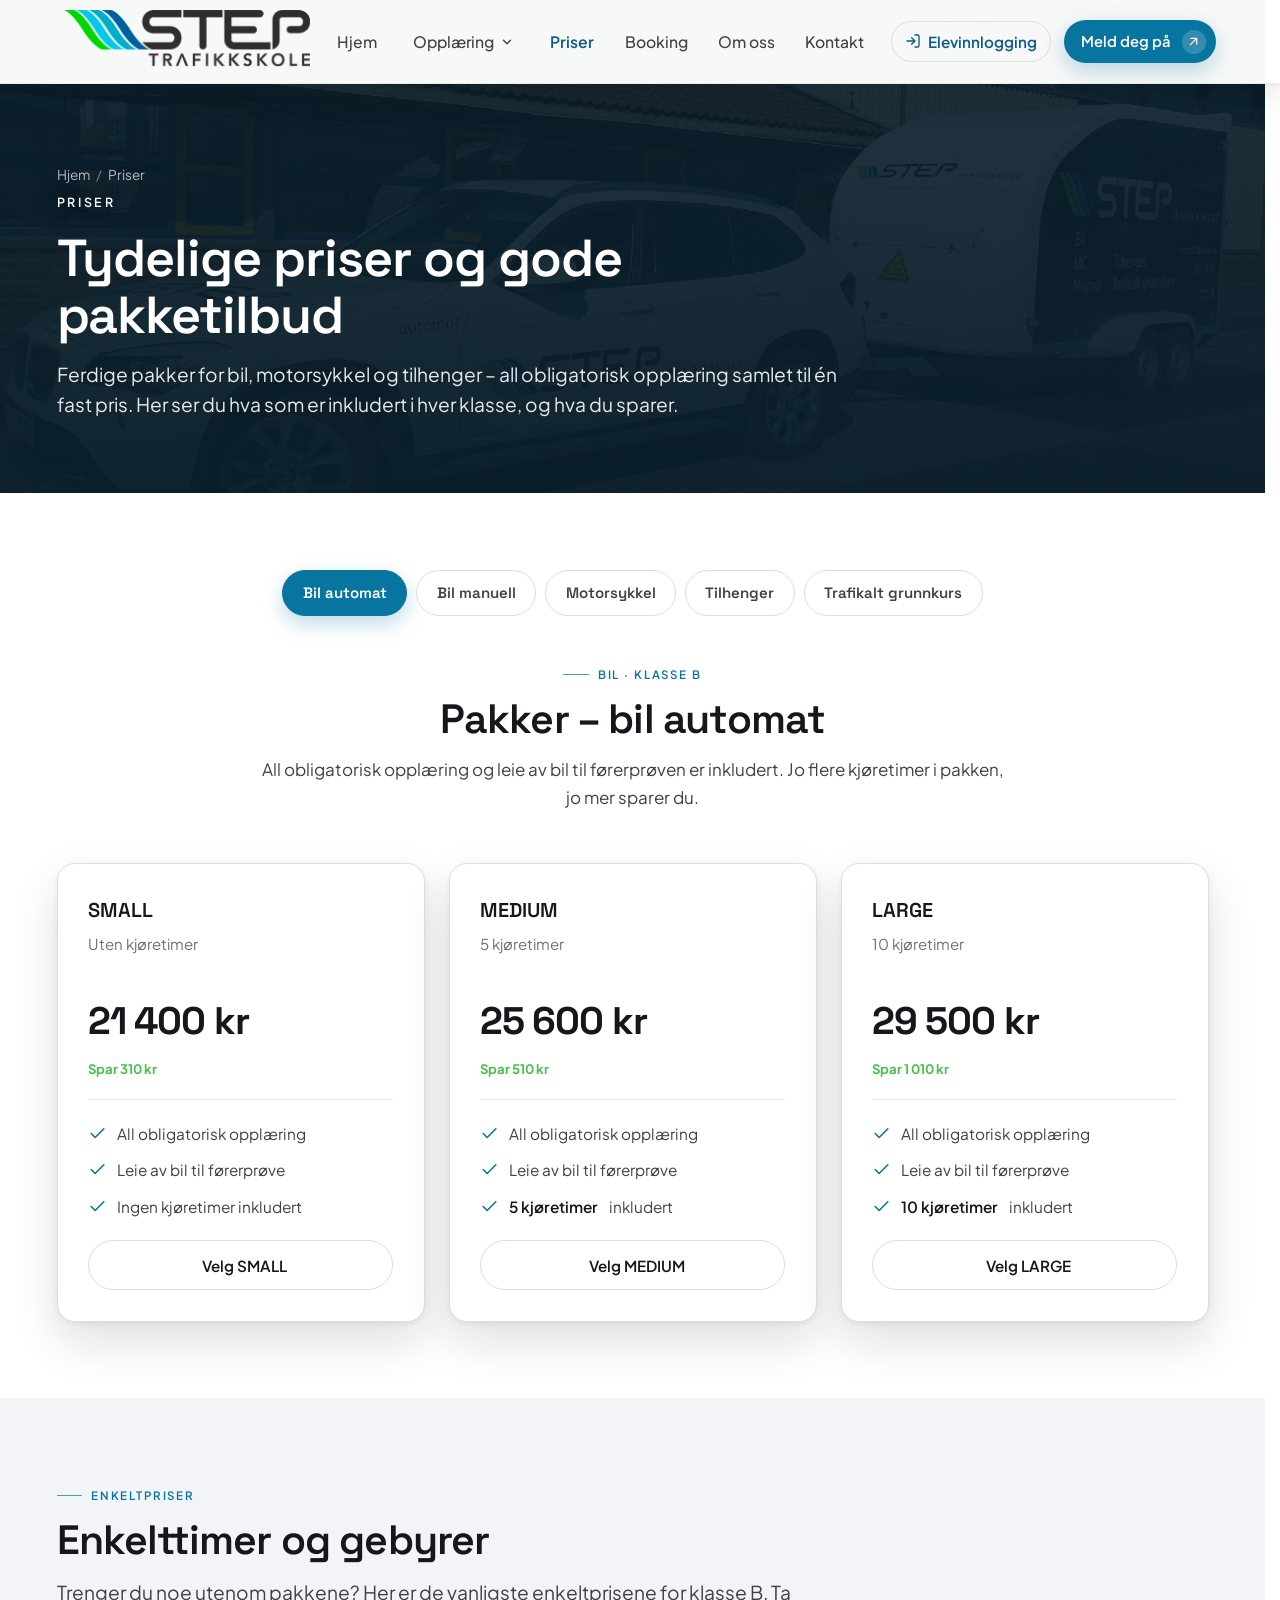
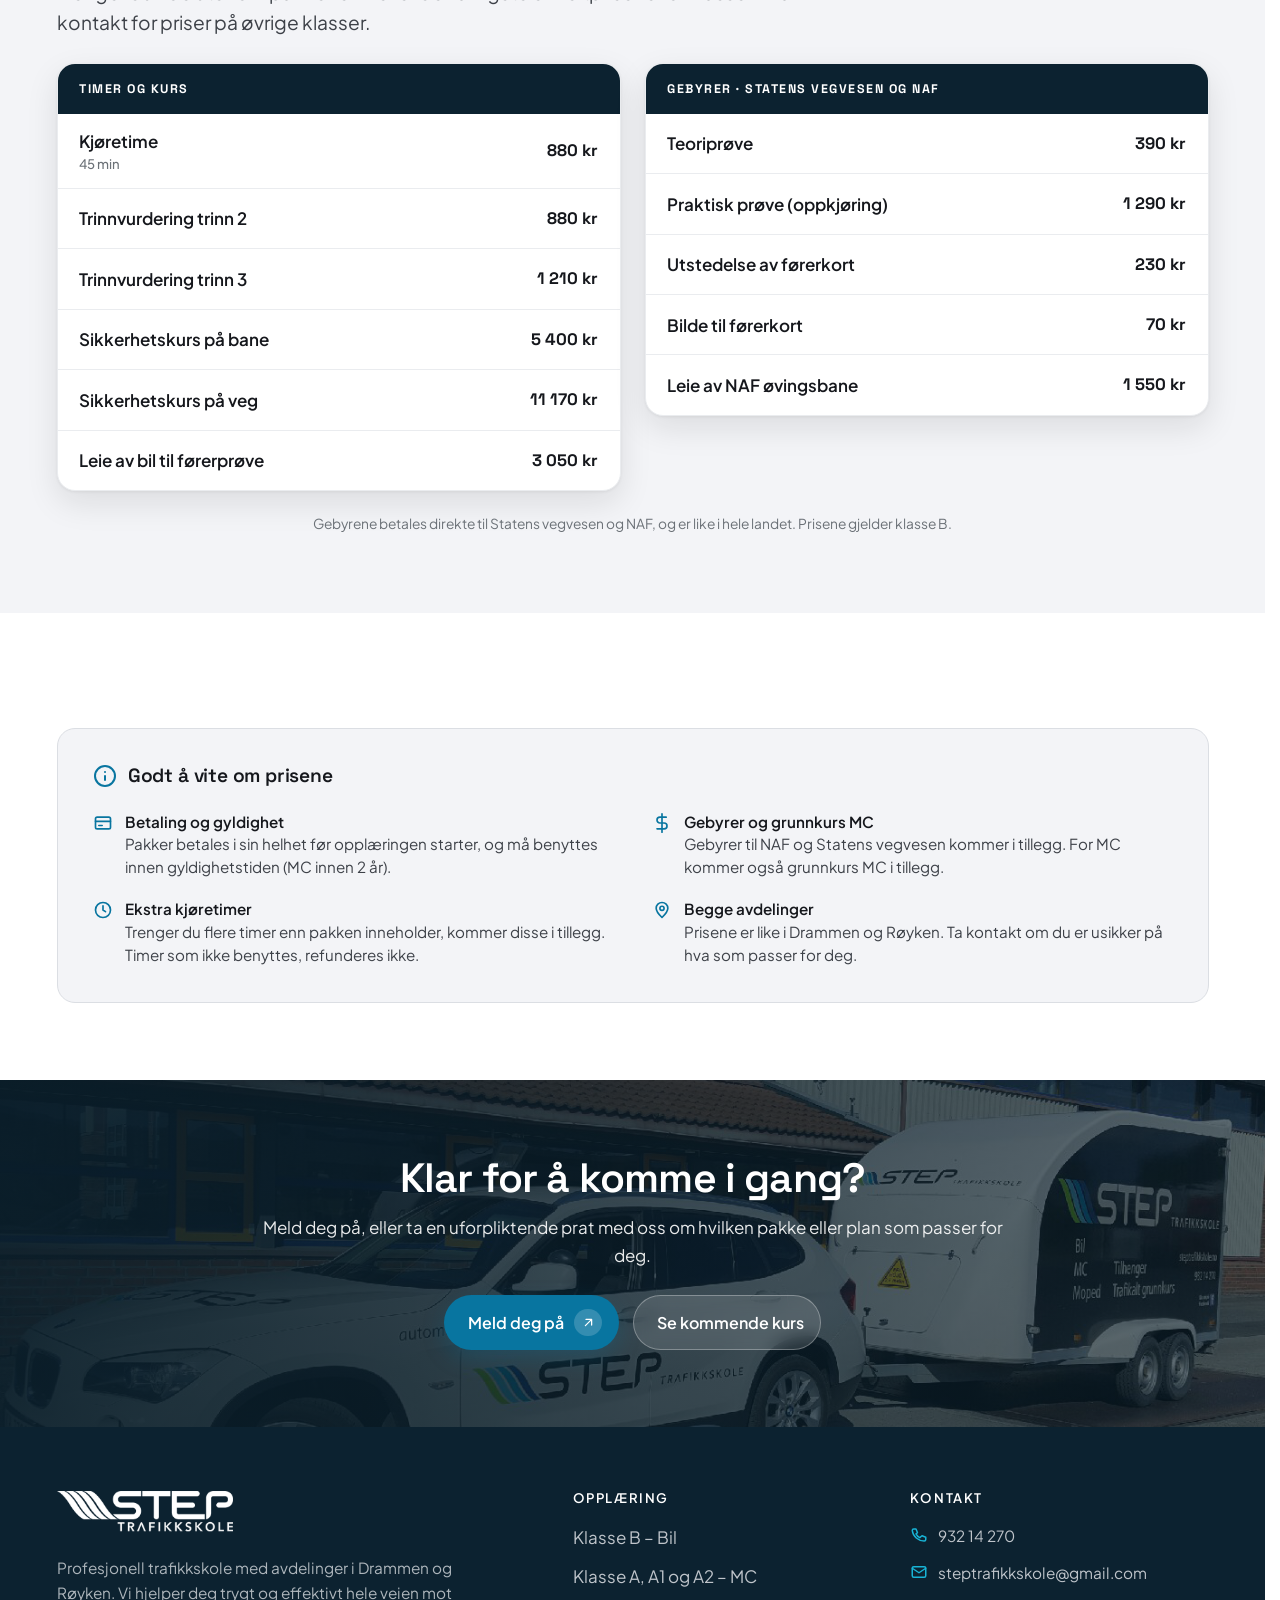
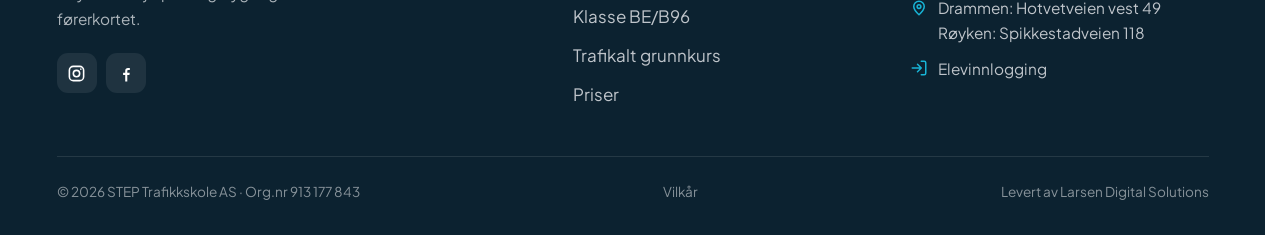
<file: priser.html>
<!DOCTYPE html>
<html lang="nb">
<head>
  <meta charset="UTF-8">
  <meta name="viewport" content="width=device-width, initial-scale=1">
  <script>document.documentElement.classList.add('js')</script>
  <title>Priser og pakketilbud | STEP Trafikkskole Drammen og Røyken</title>
  <meta name="description" content="Priser hos STEP Trafikkskole i Drammen og Røyken. Ferdige automat-pakker fra 21 400 kr, trafikalt grunnkurs fra 1 800 kr, og individuell plan for manuell, motorsykkel og tilhenger.">
  <link rel="canonical" href="https://steptrafikkskole.no/priser.html">
  <meta name="theme-color" content="#0C2230">
  <link rel="icon" type="image/png" href="img/favicon.png">
  <link rel="apple-touch-icon" href="img/favicon.png">
  <meta property="og:type" content="website">
  <meta property="og:site_name" content="STEP Trafikkskole">
  <meta property="og:locale" content="nb_NO">
  <meta property="og:title" content="Priser og pakketilbud | STEP Trafikkskole">
  <meta property="og:description" content="Ferdige automat-pakker fra 21 400 kr i Drammen og Røyken. Se hva som er inkludert.">
  <meta property="og:url" content="https://steptrafikkskole.no/priser.html">
  <meta property="og:image" content="https://steptrafikkskole.no/img/step-hero.jpg">
  <meta name="twitter:card" content="summary_large_image">
  <meta name="twitter:title" content="Priser og pakketilbud | STEP Trafikkskole">
  <meta name="twitter:description" content="Ferdige automat-pakker fra 21 400 kr i Drammen og Røyken.">
  <meta name="twitter:image" content="https://steptrafikkskole.no/img/step-hero.jpg">
  <link rel="stylesheet" href="css/styles.css?v=37">
  <script type="application/ld+json">{"@context":"https://schema.org","@type":"BreadcrumbList","itemListElement":[{"@type":"ListItem","position":1,"name":"Hjem","item":"https://steptrafikkskole.no/"},{"@type":"ListItem","position":2,"name":"Priser","item":"https://steptrafikkskole.no/priser.html"}]}</script>
  <style>
    .pkg__save { display: inline-block; font-size: .82rem; font-weight: 700; color: var(--spark); margin-top: .2rem; }
    .prices { display: grid; gap: clamp(1.1rem, 2vw, 1.5rem); }
    @media (min-width: 780px) { .prices { grid-template-columns: 1fr 1fr; align-items: start; } }
    .pcat { background: var(--surface); border: 1px solid var(--hairline-soft); border-radius: var(--r-card); box-shadow: var(--shadow-sm); overflow: hidden; }
    .pcat__h { font-family: var(--font-display); font-weight: 700; font-size: .78rem; letter-spacing: .12em; text-transform: uppercase; color: #fff; background: var(--bg-deep); padding: .9rem 1.35rem; }
    .prow { display: flex; align-items: center; justify-content: space-between; gap: 1rem; padding: 1rem 1.35rem; }
    .prow + .prow { border-top: 1px solid var(--hairline-soft); }
    .prow__nm { font-weight: 600; color: var(--ink); display: flex; flex-direction: column; gap: .18rem; line-height: 1.3; }
    .prow__nm small { font-weight: 500; font-size: .82rem; color: var(--muted); }
    .prow__pr { font-family: var(--font-display); font-weight: 700; font-size: 1.04rem; white-space: nowrap; color: var(--ink); }
    .pinfo { margin-top: 2.4rem; background: var(--bg-soft); border: 1px solid var(--hairline); border-radius: var(--r-card); padding: clamp(1.5rem, 3vw, 2.2rem); }
    .pinfo__head { display: flex; align-items: center; gap: .7rem; margin-bottom: 1.4rem; }
    .pinfo__head svg { width: 24px; height: 24px; color: var(--accent); flex: none; }
    .pinfo__head h3 { font-size: 1.2rem; margin: 0; }
    .pinfo__list { list-style: none; padding: 0; margin: 0; display: grid; gap: 1.1rem; }
    @media (min-width: 720px) { .pinfo__list { grid-template-columns: 1fr 1fr; gap: 1.2rem 2.4rem; } }
    .pinfo__list li { display: flex; gap: .8rem; align-items: flex-start; font-size: .95rem; color: var(--ink-2); line-height: 1.5; }
    .pinfo__list li > svg { width: 20px; height: 20px; color: var(--accent); flex: none; margin-top: 2px; }
    .pinfo__list b { color: var(--ink); font-weight: 600; display: block; }
  </style>
</head>
<body>
  <a href="#hovedinnhold" class="skip-link">Hopp til innhold</a>

  <!-- ===================== NAV ===================== -->
  <header class="nav">
    <div class="container nav__inner">
      <a class="brand" href="index.html" aria-label="STEP Trafikkskole, forside"><img decoding="async" class="brand__logo" src="img/logo.png" alt="STEP Trafikkskole"></a>
      <nav class="nav__links" aria-label="Hovedmeny">
        <a href="index.html">Hjem</a>
        <div class="has-dd">
          <button class="dd__btn" aria-haspopup="true" aria-expanded="false">Opplæring
            <svg viewBox="0 0 24 24" fill="none" stroke="currentColor" stroke-width="2.4" stroke-linecap="round" stroke-linejoin="round" aria-hidden="true"><path d="m6 9 6 6 6-6"/></svg>
          </button>
          <div class="dd__panel" role="menu">
            <a href="klasse-b.html" role="menuitem"><span class="dd__ic"><svg viewBox="0 0 24 24" fill="none" stroke="currentColor" stroke-width="2" stroke-linecap="round" stroke-linejoin="round"><path d="M5 13l1.5-4.5A2 2 0 0 1 8.4 7h7.2a2 2 0 0 1 1.9 1.5L19 13M5 13h14v4H5z"/><circle cx="8" cy="17" r="1.4"/><circle cx="16" cy="17" r="1.4"/></svg></span><span><b>Klasse B – Bil</b><span>Manuell eller automat</span></span></a>
            <a href="klasse-mc.html" role="menuitem"><span class="dd__ic"><svg viewBox="0 0 24 24" fill="none" stroke="currentColor" stroke-width="2" stroke-linecap="round" stroke-linejoin="round"><circle cx="5.5" cy="17" r="3.5"/><circle cx="18.5" cy="17" r="3.5"/><path d="M5.5 17 9 9h4l3 4h2.5M9 9l-1-2"/></svg></span><span><b>Klasse A, A1 og A2 – MC</b><span>Lett, mellomtung og tung MC</span></span></a>
            <a href="klasse-be.html" role="menuitem"><span class="dd__ic"><svg viewBox="0 0 24 24" fill="none" stroke="currentColor" stroke-width="2" stroke-linecap="round" stroke-linejoin="round"><path d="M3 8h9v6H3zM12 11h6l3 3v0h-9z"/><circle cx="7" cy="17" r="1.6"/><circle cx="17" cy="17" r="1.6"/></svg></span><span><b>Klasse BE/B96</b><span>Bil med tilhenger</span></span></a>
            <a href="trafikalt-grunnkurs.html" role="menuitem"><span class="dd__ic"><svg viewBox="0 0 24 24" fill="none" stroke="currentColor" stroke-width="2" stroke-linecap="round" stroke-linejoin="round"><path d="M9 11l3 3L22 4"/><path d="M21 12v7a2 2 0 0 1-2 2H5a2 2 0 0 1-2-2V5a2 2 0 0 1 2-2h11"/></svg></span><span><b>Trafikalt grunnkurs</b><span>Obligatorisk førstesteg</span></span></a>
          </div>
        </div>
        <a href="priser.html" aria-current="page">Priser</a>
        <a href="booking.html">Booking</a>
        <a href="om-oss.html">Om oss</a>
        <a href="kontakt.html">Kontakt</a>
      </nav>
      <div class="nav__cta">
        <a class="nav__login" href="https://tabs.no/start" target="_blank" rel="noopener" aria-label="Elevinnlogging (åpner nytt vindu)">
          <svg viewBox="0 0 24 24" fill="none" stroke="currentColor" stroke-width="2" stroke-linecap="round" stroke-linejoin="round" aria-hidden="true"><path d="M15 3h4a2 2 0 0 1 2 2v14a2 2 0 0 1-2 2h-4"/><path d="M10 17 15 12 10 7M15 12H3"/></svg>
          Elevinnlogging
        </a>
        <a class="btn btn--primary" href="kontakt.html">Meld deg på
          <span class="btn__icon" aria-hidden="true"><svg viewBox="0 0 24 24" fill="none" stroke="currentColor" stroke-width="2" stroke-linecap="round" stroke-linejoin="round"><path d="M7 17 17 7M8 7h9v9"/></svg></span>
        </a>
      </div>
      <button class="nav__burger" aria-label="Åpne meny" aria-expanded="false" aria-controls="mobilmeny"><span></span><span></span><span></span></button>
    </div>
  </header>

  <div class="mobile-menu" id="mobilmeny">
    <a class="m-link" href="index.html">Hjem</a>
    <span class="m-link" style="cursor:default;opacity:.7">Opplæring</span>
    <div class="m-sub">
      <a href="klasse-b.html">Klasse B – Bil</a>
      <a href="klasse-mc.html">Klasse A/A1/A2</a>
      <a href="klasse-be.html">Klasse BE/B96</a>
      <a href="trafikalt-grunnkurs.html">Trafikalt grunnkurs</a>
    </div>
    <a class="m-link" href="priser.html">Priser</a>
    <a class="m-link" href="booking.html">Booking</a>
    <a class="m-link" href="om-oss.html">Om oss</a>
    <a class="m-link" href="kontakt.html">Kontakt</a>
    <div class="mobile-menu__foot">
      <a class="btn btn--ghost btn--block" href="https://tabs.no/start" target="_blank" rel="noopener">Elevinnlogging</a>
      <a class="btn btn--primary btn--block" href="kontakt.html">Meld deg på</a>
    </div>
  </div>

  <main id="hovedinnhold">

    <!-- ===================== SUB-HERO ===================== -->
    <section class="subhero">
      <div class="subhero__bg" aria-hidden="true"><img decoding="async" src="img/step-hero.jpg" alt=""></div>
      <div class="subhero__scrim" aria-hidden="true"></div>
      <span data-nav-sentinel style="position:absolute;top:60px;height:1px;width:1px"></span>
      <div class="container">
        <div class="crumbs"><a href="index.html">Hjem</a><span>/</span> Priser</div>
        <span class="eyebrow">Priser</span>
        <h1>Tydelige priser og gode pakketilbud</h1>
        <p class="lead">Ferdige pakker for bil, motorsykkel og tilhenger – all obligatorisk opplæring samlet til én fast pris. Her ser du hva som er inkludert i hver klasse, og hva du sparer.</p>
      </div>
    </section>

    <!-- ===================== PAKKER (faner) ===================== -->
    <section class="section--tight" id="pakker" style="padding-bottom:0">
      <div class="container">
        <div class="ko-filters reveal" data-pkg-tabs role="tablist" aria-label="Velg klasse" style="justify-content:center;margin-bottom:0">
          <button type="button" class="ko-chip is-on" data-tab="bil-automat">Bil automat</button>
          <button type="button" class="ko-chip" data-tab="bil-manuell">Bil manuell</button>
          <button type="button" class="ko-chip" data-tab="mc">Motorsykkel</button>
          <button type="button" class="ko-chip" data-tab="tilhenger">Tilhenger</button>
          <button type="button" class="ko-chip" data-tab="trafikalt">Trafikalt grunnkurs</button>
        </div>
      </div>
    </section>

    <!-- ===================== BIL AUTOMAT ===================== -->
    <section class="section--tight pkg-panel" id="bil-automat" data-pkg-panel="bil-automat">
      <div class="container">
        <div class="section-head section-head--center reveal">
          <span class="eyebrow eyebrow--center">Bil · klasse B</span>
          <h2>Pakker – bil automat</h2>
          <p class="measure" style="margin:.9rem auto 0">All obligatorisk opplæring og leie av bil til førerprøven er inkludert. Jo flere kjøretimer i pakken, jo mer sparer du.</p>
        </div>
        <div class="pkgs reveal">
          <div class="card pkg">
            <span class="pkg__name">SMALL</span>
            <p class="pkg__desc">Uten kjøretimer</p>
            <div class="pkg__price">21 400 kr</div>
            <span class="pkg__save">Spar 310 kr</span>
            <ul class="pkg__list">
              <li><svg viewBox="0 0 24 24" fill="none" stroke="currentColor" stroke-width="2" stroke-linecap="round" stroke-linejoin="round" aria-hidden="true"><path d="M20 6 9 17l-5-5"/></svg>All obligatorisk opplæring</li>
              <li><svg viewBox="0 0 24 24" fill="none" stroke="currentColor" stroke-width="2" stroke-linecap="round" stroke-linejoin="round" aria-hidden="true"><path d="M20 6 9 17l-5-5"/></svg>Leie av bil til førerprøve</li>
              <li><svg viewBox="0 0 24 24" fill="none" stroke="currentColor" stroke-width="2" stroke-linecap="round" stroke-linejoin="round" aria-hidden="true"><path d="M20 6 9 17l-5-5"/></svg>Ingen kjøretimer inkludert</li>
            </ul>
            <a class="btn btn--ghost btn--block" href="kontakt.html">Velg SMALL</a>
          </div>
          <div class="card pkg">
            <span class="pkg__name">MEDIUM</span>
            <p class="pkg__desc">5 kjøretimer</p>
            <div class="pkg__price">25 600 kr</div>
            <span class="pkg__save">Spar 510 kr</span>
            <ul class="pkg__list">
              <li><svg viewBox="0 0 24 24" fill="none" stroke="currentColor" stroke-width="2" stroke-linecap="round" stroke-linejoin="round" aria-hidden="true"><path d="M20 6 9 17l-5-5"/></svg>All obligatorisk opplæring</li>
              <li><svg viewBox="0 0 24 24" fill="none" stroke="currentColor" stroke-width="2" stroke-linecap="round" stroke-linejoin="round" aria-hidden="true"><path d="M20 6 9 17l-5-5"/></svg>Leie av bil til førerprøve</li>
              <li><svg viewBox="0 0 24 24" fill="none" stroke="currentColor" stroke-width="2" stroke-linecap="round" stroke-linejoin="round" aria-hidden="true"><path d="M20 6 9 17l-5-5"/></svg><strong>5 kjøretimer</strong> inkludert</li>
            </ul>
            <a class="btn btn--ghost btn--block" href="kontakt.html">Velg MEDIUM</a>
          </div>
          <div class="card pkg">
            <span class="pkg__name">LARGE</span>
            <p class="pkg__desc">10 kjøretimer</p>
            <div class="pkg__price">29 500 kr</div>
            <span class="pkg__save">Spar 1 010 kr</span>
            <ul class="pkg__list">
              <li><svg viewBox="0 0 24 24" fill="none" stroke="currentColor" stroke-width="2" stroke-linecap="round" stroke-linejoin="round" aria-hidden="true"><path d="M20 6 9 17l-5-5"/></svg>All obligatorisk opplæring</li>
              <li><svg viewBox="0 0 24 24" fill="none" stroke="currentColor" stroke-width="2" stroke-linecap="round" stroke-linejoin="round" aria-hidden="true"><path d="M20 6 9 17l-5-5"/></svg>Leie av bil til førerprøve</li>
              <li><svg viewBox="0 0 24 24" fill="none" stroke="currentColor" stroke-width="2" stroke-linecap="round" stroke-linejoin="round" aria-hidden="true"><path d="M20 6 9 17l-5-5"/></svg><strong>10 kjøretimer</strong> inkludert</li>
            </ul>
            <a class="btn btn--ghost btn--block" href="kontakt.html">Velg LARGE</a>
          </div>
        </div>
      </div>
    </section>

    <!-- ===================== BIL MANUELL ===================== -->
    <section class="section--tight pkg-panel" id="bil-manuell" data-pkg-panel="bil-manuell" hidden>
      <div class="container">
        <div class="section-head section-head--center reveal">
          <span class="eyebrow eyebrow--center">Bil · klasse B</span>
          <h2>Pakker – bil manuell</h2>
          <p class="measure" style="margin:.9rem auto 0">Med manuell kan du kjøre alle biler. Samme pakkeoppbygning som automat – velg antall kjøretimer.</p>
        </div>
        <div class="pkgs reveal">
          <div class="card pkg">
            <span class="pkg__name">SMALL</span>
            <p class="pkg__desc">Uten kjøretimer</p>
            <div class="pkg__price">23 300 kr</div>
            <span class="pkg__save">Spar 420 kr</span>
            <ul class="pkg__list">
              <li><svg viewBox="0 0 24 24" fill="none" stroke="currentColor" stroke-width="2" stroke-linecap="round" stroke-linejoin="round" aria-hidden="true"><path d="M20 6 9 17l-5-5"/></svg>All obligatorisk opplæring</li>
              <li><svg viewBox="0 0 24 24" fill="none" stroke="currentColor" stroke-width="2" stroke-linecap="round" stroke-linejoin="round" aria-hidden="true"><path d="M20 6 9 17l-5-5"/></svg>Leie av bil til førerprøve</li>
              <li><svg viewBox="0 0 24 24" fill="none" stroke="currentColor" stroke-width="2" stroke-linecap="round" stroke-linejoin="round" aria-hidden="true"><path d="M20 6 9 17l-5-5"/></svg>Ingen kjøretimer inkludert</li>
            </ul>
            <a class="btn btn--ghost btn--block" href="kontakt.html">Velg SMALL</a>
          </div>
          <div class="card pkg">
            <span class="pkg__name">MEDIUM</span>
            <p class="pkg__desc">5 kjøretimer</p>
            <div class="pkg__price">27 900 kr</div>
            <span class="pkg__save">Spar 720 kr</span>
            <ul class="pkg__list">
              <li><svg viewBox="0 0 24 24" fill="none" stroke="currentColor" stroke-width="2" stroke-linecap="round" stroke-linejoin="round" aria-hidden="true"><path d="M20 6 9 17l-5-5"/></svg>All obligatorisk opplæring</li>
              <li><svg viewBox="0 0 24 24" fill="none" stroke="currentColor" stroke-width="2" stroke-linecap="round" stroke-linejoin="round" aria-hidden="true"><path d="M20 6 9 17l-5-5"/></svg>Leie av bil til førerprøve</li>
              <li><svg viewBox="0 0 24 24" fill="none" stroke="currentColor" stroke-width="2" stroke-linecap="round" stroke-linejoin="round" aria-hidden="true"><path d="M20 6 9 17l-5-5"/></svg><strong>5 kjøretimer</strong> inkludert</li>
            </ul>
            <a class="btn btn--ghost btn--block" href="kontakt.html">Velg MEDIUM</a>
          </div>
          <div class="card pkg">
            <span class="pkg__name">LARGE</span>
            <p class="pkg__desc">10 kjøretimer</p>
            <div class="pkg__price">32 300 kr</div>
            <span class="pkg__save">Spar 1 220 kr</span>
            <ul class="pkg__list">
              <li><svg viewBox="0 0 24 24" fill="none" stroke="currentColor" stroke-width="2" stroke-linecap="round" stroke-linejoin="round" aria-hidden="true"><path d="M20 6 9 17l-5-5"/></svg>All obligatorisk opplæring</li>
              <li><svg viewBox="0 0 24 24" fill="none" stroke="currentColor" stroke-width="2" stroke-linecap="round" stroke-linejoin="round" aria-hidden="true"><path d="M20 6 9 17l-5-5"/></svg>Leie av bil til førerprøve</li>
              <li><svg viewBox="0 0 24 24" fill="none" stroke="currentColor" stroke-width="2" stroke-linecap="round" stroke-linejoin="round" aria-hidden="true"><path d="M20 6 9 17l-5-5"/></svg><strong>10 kjøretimer</strong> inkludert</li>
            </ul>
            <a class="btn btn--ghost btn--block" href="kontakt.html">Velg LARGE</a>
          </div>
        </div>
      </div>
    </section>

    <!-- ===================== MOTORSYKKEL ===================== -->
    <section class="section--tight pkg-panel" id="mc" data-pkg-panel="mc" hidden>
      <div class="container">
        <div class="section-head section-head--center reveal">
          <span class="eyebrow eyebrow--center">Motorsykkel · A1, A2 og A</span>
          <h2>Pakker – motorsykkel</h2>
          <p class="measure" style="margin:.9rem auto 0">Pakkene inkluderer trinnvurderinger, sikkerhetskurs og leie av MC til førerprøven. Grunnkurs MC og gebyrer kommer i tillegg, og pakken må benyttes innen 2 år.</p>
        </div>
        <div class="pkgs pkgs--mc reveal">
          <div class="card pkg">
            <span class="pkg__name">A1 – Medium</span>
            <p class="pkg__desc">Lett MC · 5 kjøretimer</p>
            <div class="pkg__price">20 250 kr</div>
            <span class="pkg__save">Spar 500 kr</span>
            <ul class="pkg__list">
              <li><svg viewBox="0 0 24 24" fill="none" stroke="currentColor" stroke-width="2" stroke-linecap="round" stroke-linejoin="round" aria-hidden="true"><path d="M20 6 9 17l-5-5"/></svg>Trinnvurdering 2 og 3</li>
              <li><svg viewBox="0 0 24 24" fill="none" stroke="currentColor" stroke-width="2" stroke-linecap="round" stroke-linejoin="round" aria-hidden="true"><path d="M20 6 9 17l-5-5"/></svg>Sikkerhetskurs i trafikk og på vei</li>
              <li><svg viewBox="0 0 24 24" fill="none" stroke="currentColor" stroke-width="2" stroke-linecap="round" stroke-linejoin="round" aria-hidden="true"><path d="M20 6 9 17l-5-5"/></svg>Leie av MC til førerprøve</li>
              <li><svg viewBox="0 0 24 24" fill="none" stroke="currentColor" stroke-width="2" stroke-linecap="round" stroke-linejoin="round" aria-hidden="true"><path d="M20 6 9 17l-5-5"/></svg><strong>5 kjøretimer</strong> inkludert</li>
            </ul>
            <a class="btn btn--ghost btn--block" href="kontakt.html">Velg A1 Medium</a>
          </div>
          <div class="card pkg">
            <span class="pkg__name">A1 – Large</span>
            <p class="pkg__desc">Lett MC · 10 kjøretimer</p>
            <div class="pkg__price">25 000 kr</div>
            <span class="pkg__save">Spar 1 000 kr</span>
            <ul class="pkg__list">
              <li><svg viewBox="0 0 24 24" fill="none" stroke="currentColor" stroke-width="2" stroke-linecap="round" stroke-linejoin="round" aria-hidden="true"><path d="M20 6 9 17l-5-5"/></svg>Trinnvurdering 2 og 3</li>
              <li><svg viewBox="0 0 24 24" fill="none" stroke="currentColor" stroke-width="2" stroke-linecap="round" stroke-linejoin="round" aria-hidden="true"><path d="M20 6 9 17l-5-5"/></svg>Sikkerhetskurs i trafikk og på vei</li>
              <li><svg viewBox="0 0 24 24" fill="none" stroke="currentColor" stroke-width="2" stroke-linecap="round" stroke-linejoin="round" aria-hidden="true"><path d="M20 6 9 17l-5-5"/></svg>Leie av MC til førerprøve</li>
              <li><svg viewBox="0 0 24 24" fill="none" stroke="currentColor" stroke-width="2" stroke-linecap="round" stroke-linejoin="round" aria-hidden="true"><path d="M20 6 9 17l-5-5"/></svg><strong>10 kjøretimer</strong> inkludert</li>
            </ul>
            <a class="btn btn--ghost btn--block" href="kontakt.html">Velg A1 Large</a>
          </div>
          <div class="card pkg">
            <span class="pkg__name">A2-pakke</span>
            <p class="pkg__desc">Mellomtung MC · 5 kjøretimer</p>
            <div class="pkg__price">22 000 kr</div>
            <span class="pkg__save">Spar 450 kr</span>
            <ul class="pkg__list">
              <li><svg viewBox="0 0 24 24" fill="none" stroke="currentColor" stroke-width="2" stroke-linecap="round" stroke-linejoin="round" aria-hidden="true"><path d="M20 6 9 17l-5-5"/></svg>Trinnvurdering 2 og 3</li>
              <li><svg viewBox="0 0 24 24" fill="none" stroke="currentColor" stroke-width="2" stroke-linecap="round" stroke-linejoin="round" aria-hidden="true"><path d="M20 6 9 17l-5-5"/></svg>Sikkerhetskurs presis kjøreteknikk og vei</li>
              <li><svg viewBox="0 0 24 24" fill="none" stroke="currentColor" stroke-width="2" stroke-linecap="round" stroke-linejoin="round" aria-hidden="true"><path d="M20 6 9 17l-5-5"/></svg>Leie av MC til førerprøve</li>
              <li><svg viewBox="0 0 24 24" fill="none" stroke="currentColor" stroke-width="2" stroke-linecap="round" stroke-linejoin="round" aria-hidden="true"><path d="M20 6 9 17l-5-5"/></svg><strong>5 kjøretimer</strong> inkludert</li>
            </ul>
            <a class="btn btn--ghost btn--block" href="kontakt.html">Velg A2</a>
          </div>
          <div class="card pkg">
            <span class="pkg__name">A – Tung pakke</span>
            <p class="pkg__desc">Tung MC · 5 kjøretimer</p>
            <div class="pkg__price">23 100 kr</div>
            <span class="pkg__save">Spar 550 kr</span>
            <ul class="pkg__list">
              <li><svg viewBox="0 0 24 24" fill="none" stroke="currentColor" stroke-width="2" stroke-linecap="round" stroke-linejoin="round" aria-hidden="true"><path d="M20 6 9 17l-5-5"/></svg>Trinnvurdering 2 og 3</li>
              <li><svg viewBox="0 0 24 24" fill="none" stroke="currentColor" stroke-width="2" stroke-linecap="round" stroke-linejoin="round" aria-hidden="true"><path d="M20 6 9 17l-5-5"/></svg>Sikkerhetskurs presis kjøreteknikk og vei</li>
              <li><svg viewBox="0 0 24 24" fill="none" stroke="currentColor" stroke-width="2" stroke-linecap="round" stroke-linejoin="round" aria-hidden="true"><path d="M20 6 9 17l-5-5"/></svg>Leie av MC til førerprøve</li>
              <li><svg viewBox="0 0 24 24" fill="none" stroke="currentColor" stroke-width="2" stroke-linecap="round" stroke-linejoin="round" aria-hidden="true"><path d="M20 6 9 17l-5-5"/></svg><strong>5 kjøretimer</strong> inkludert</li>
            </ul>
            <a class="btn btn--ghost btn--block" href="kontakt.html">Velg A</a>
          </div>
        </div>
      </div>
    </section>

    <!-- ===================== TILHENGER ===================== -->
    <section class="section--tight pkg-panel" id="tilhenger" data-pkg-panel="tilhenger" hidden>
      <div class="container">
        <div class="section-head section-head--center reveal">
          <span class="eyebrow eyebrow--center">Tilhenger · BE og B96</span>
          <h2>Pakker – tilhenger</h2>
          <p class="measure" style="margin:.9rem auto 0">Skal du trekke tilhenger? Velg B96 for vanlig henger og campingvogn, eller BE for tyngre vogntog med egen oppkjøring.</p>
        </div>
        <div class="pkgs reveal" style="max-width:760px;margin-inline:auto">
          <div class="card pkg">
            <span class="pkg__name">B96-pakke</span>
            <p class="pkg__desc">Uten oppkjøring</p>
            <div class="pkg__price">6 900 kr</div>
            <span class="pkg__save">Spar 240 kr</span>
            <ul class="pkg__list">
              <li><svg viewBox="0 0 24 24" fill="none" stroke="currentColor" stroke-width="2" stroke-linecap="round" stroke-linejoin="round" aria-hidden="true"><path d="M20 6 9 17l-5-5"/></svg>Obligatorisk 7-timers kurs</li>
              <li><svg viewBox="0 0 24 24" fill="none" stroke="currentColor" stroke-width="2" stroke-linecap="round" stroke-linejoin="round" aria-hidden="true"><path d="M20 6 9 17l-5-5"/></svg>Kode 96 i førerkortet</li>
              <li><svg viewBox="0 0 24 24" fill="none" stroke="currentColor" stroke-width="2" stroke-linecap="round" stroke-linejoin="round" aria-hidden="true"><path d="M20 6 9 17l-5-5"/></svg>Ingen oppkjøring</li>
            </ul>
            <a class="btn btn--ghost btn--block" href="kontakt.html">Velg B96</a>
          </div>
          <div class="card pkg">
            <span class="pkg__name">BE-pakke</span>
            <p class="pkg__desc">Med oppkjøring</p>
            <div class="pkg__price">9 800 kr</div>
            <span class="pkg__save">Spar 500 kr</span>
            <ul class="pkg__list">
              <li><svg viewBox="0 0 24 24" fill="none" stroke="currentColor" stroke-width="2" stroke-linecap="round" stroke-linejoin="round" aria-hidden="true"><path d="M20 6 9 17l-5-5"/></svg>All obligatorisk opplæring</li>
              <li><svg viewBox="0 0 24 24" fill="none" stroke="currentColor" stroke-width="2" stroke-linecap="round" stroke-linejoin="round" aria-hidden="true"><path d="M20 6 9 17l-5-5"/></svg>Leie av bil og henger til førerprøve</li>
              <li><svg viewBox="0 0 24 24" fill="none" stroke="currentColor" stroke-width="2" stroke-linecap="round" stroke-linejoin="round" aria-hidden="true"><path d="M20 6 9 17l-5-5"/></svg>For tyngre vogntog</li>
            </ul>
            <a class="btn btn--ghost btn--block" href="kontakt.html">Velg BE</a>
          </div>
        </div>
      </div>
    </section>

    <!-- ===================== TRAFIKALT GRUNNKURS + INFO ===================== -->
    <section class="section--tight pkg-panel" id="trafikalt" data-pkg-panel="trafikalt" hidden>
      <div class="container">
        <div class="section-head reveal" style="margin-bottom:1.6rem">
          <span class="eyebrow">Obligatorisk · enkeltkurs</span>
          <h2>Trafikalt grunnkurs</h2>
          <p class="lead">Det første steget mot førerkortet. Kan tas fra du fyller 15 år, og gir deg rett til å øvelseskjøre.</p>
        </div>
        <div class="prices reveal">
          <div class="pcat">
            <div class="pcat__h">Trafikalt grunnkurs</div>
            <div class="prow"><span class="prow__nm">Trafikalt grunnkurs<small>Alle obligatoriske deler inkl. førstehjelp</small></span><span class="prow__pr">2 100 kr</span></div>
            <div class="prow"><span class="prow__nm">Trafikalt grunnkurs m/trafikant i mørket<small>Komplett – inkl. mørkekjøring</small></span><span class="prow__pr">3 850 kr</span></div>
          </div>
          <div class="pcat">
            <div class="pcat__h">Enkeltdeler</div>
            <div class="prow"><span class="prow__nm">Trafikant i mørket<small>Mørkekjøring (okt–mars)</small></span><span class="prow__pr">1 850 kr</span></div>
            <div class="prow"><span class="prow__nm">Førstehjelp<small>Eget kurs</small></span><span class="prow__pr">850 kr</span></div>
            <div class="prow"><span class="prow__nm">Grunnkurs MC<small>Obligatorisk før MC-kjøring</small></span><span class="prow__pr">1 400 kr</span></div>
          </div>
        </div>
        <div class="center reveal" style="margin-top:1.6rem">
          <a class="btn btn--ghost" href="trafikalt-grunnkurs.html">Les mer om trafikalt grunnkurs<span class="btn__icon" aria-hidden="true"><svg viewBox="0 0 24 24" fill="none" stroke="currentColor" stroke-width="2" stroke-linecap="round" stroke-linejoin="round"><path d="M5 12h14M13 6l6 6-6 6"/></svg></span></a>
        </div>
      </div>
    </section>

    <!-- ===================== ENKELTPRISER ===================== -->
    <section class="section--tight section--soft" id="enkeltpriser">
      <div class="container">
        <div class="section-head reveal" style="margin-bottom:1.6rem">
          <span class="eyebrow">Enkeltpriser</span>
          <h2>Enkelttimer og gebyrer</h2>
          <p class="lead">Trenger du noe utenom pakkene? Her er de vanligste enkeltprisene for klasse B. Ta kontakt for priser på øvrige klasser.</p>
        </div>
        <div class="prices reveal">
          <div class="pcat">
            <div class="pcat__h">Timer og kurs</div>
            <div class="prow"><span class="prow__nm">Kjøretime<small>45 min</small></span><span class="prow__pr">880 kr</span></div>
            <div class="prow"><span class="prow__nm">Trinnvurdering trinn 2</span><span class="prow__pr">880 kr</span></div>
            <div class="prow"><span class="prow__nm">Trinnvurdering trinn 3</span><span class="prow__pr">1 210 kr</span></div>
            <div class="prow"><span class="prow__nm">Sikkerhetskurs på bane</span><span class="prow__pr">5 400 kr</span></div>
            <div class="prow"><span class="prow__nm">Sikkerhetskurs på veg</span><span class="prow__pr">11 170 kr</span></div>
            <div class="prow"><span class="prow__nm">Leie av bil til førerprøve</span><span class="prow__pr">3 050 kr</span></div>
          </div>
          <div class="pcat">
            <div class="pcat__h">Gebyrer · Statens vegvesen og NAF</div>
            <div class="prow"><span class="prow__nm">Teoriprøve</span><span class="prow__pr">390 kr</span></div>
            <div class="prow"><span class="prow__nm">Praktisk prøve (oppkjøring)</span><span class="prow__pr">1 290 kr</span></div>
            <div class="prow"><span class="prow__nm">Utstedelse av førerkort</span><span class="prow__pr">230 kr</span></div>
            <div class="prow"><span class="prow__nm">Bilde til førerkort</span><span class="prow__pr">70 kr</span></div>
            <div class="prow"><span class="prow__nm">Leie av NAF øvingsbane</span><span class="prow__pr">1 550 kr</span></div>
          </div>
        </div>
        <p class="price-note center" style="margin-top:1.4rem">Gebyrene betales direkte til Statens vegvesen og NAF, og er like i hele landet. Prisene gjelder klasse B.</p>
      </div>
    </section>

    <!-- ===================== INFO (alltid synlig) ===================== -->
    <section class="section--tight">
      <div class="container">
        <div class="pinfo reveal">
          <div class="pinfo__head">
            <svg viewBox="0 0 24 24" fill="none" stroke="currentColor" stroke-width="2" stroke-linecap="round" stroke-linejoin="round" aria-hidden="true"><circle cx="12" cy="12" r="10"/><path d="M12 16v-4M12 8h.01"/></svg>
            <h3>Godt å vite om prisene</h3>
          </div>
          <ul class="pinfo__list">
            <li><svg viewBox="0 0 24 24" fill="none" stroke="currentColor" stroke-width="2" stroke-linecap="round" stroke-linejoin="round" aria-hidden="true"><rect x="3" y="5" width="18" height="14" rx="2"/><path d="M3 10h18M7 15h4"/></svg><span><b>Betaling og gyldighet</b>Pakker betales i sin helhet før opplæringen starter, og må benyttes innen gyldighetstiden (MC innen 2 år).</span></li>
            <li><svg viewBox="0 0 24 24" fill="none" stroke="currentColor" stroke-width="2" stroke-linecap="round" stroke-linejoin="round" aria-hidden="true"><path d="M12 1v22M17 5H9.5a3.5 3.5 0 0 0 0 7h5a3.5 3.5 0 0 1 0 7H6"/></svg><span><b>Gebyrer og grunnkurs MC</b>Gebyrer til NAF og Statens vegvesen kommer i tillegg. For MC kommer også grunnkurs MC i tillegg.</span></li>
            <li><svg viewBox="0 0 24 24" fill="none" stroke="currentColor" stroke-width="2" stroke-linecap="round" stroke-linejoin="round" aria-hidden="true"><circle cx="12" cy="12" r="9"/><path d="M12 7v5l3 2"/></svg><span><b>Ekstra kjøretimer</b>Trenger du flere timer enn pakken inneholder, kommer disse i tillegg. Timer som ikke benyttes, refunderes ikke.</span></li>
            <li><svg viewBox="0 0 24 24" fill="none" stroke="currentColor" stroke-width="2" stroke-linecap="round" stroke-linejoin="round" aria-hidden="true"><path d="M12 21s-7-6.5-7-11a7 7 0 0 1 14 0c0 4.5-7 11-7 11Z"/><circle cx="12" cy="10" r="2.5"/></svg><span><b>Begge avdelinger</b>Prisene er like i Drammen og Røyken. Ta kontakt om du er usikker på hva som passer for deg.</span></li>
          </ul>
        </div>
      </div>
    </section>

    <!-- ===================== CTA ===================== -->
    <section class="cta-band section--tight">
      <div class="cta-band__bg" aria-hidden="true"><img decoding="async" src="img/step-hero.jpg" alt=""></div>
      <div class="cta-band__scrim" aria-hidden="true"></div>
      <div class="container center">
        <h2>Klar for å komme i gang?</h2>
        <p class="measure" style="margin:.8rem auto 1.6rem">Meld deg på, eller ta en uforpliktende prat med oss om hvilken pakke eller plan som passer for deg.</p>
        <div class="btn-row" style="justify-content:center">
          <a class="btn btn--primary btn--lg" href="kontakt.html">Meld deg på<span class="btn__icon" aria-hidden="true"><svg viewBox="0 0 24 24" fill="none" stroke="currentColor" stroke-width="2" stroke-linecap="round" stroke-linejoin="round"><path d="M7 17 17 7M8 7h9v9"/></svg></span></a>
          <a class="btn btn--glass btn--lg" href="booking.html">Se kommende kurs</a>
        </div>
      </div>
    </section>

  </main>

  <!-- ===================== FOOTER ===================== -->
  <footer class="footer">
    <div class="container">
      <div class="footer__grid">
        <div>
          <a class="brand" href="index.html" aria-label="STEP Trafikkskole, forside"><img decoding="async" class="brand__logo" src="img/logo.png" style="height:46px;width:auto;background:none;padding:0;border:0;border-radius:0;box-shadow:none;filter:brightness(0) invert(1)" alt="STEP Trafikkskole"></a>
          <p class="footer__about">Profesjonell trafikkskole med avdelinger i Drammen og Røyken. Vi hjelper deg trygt og effektivt hele veien mot førerkortet.</p>
          <div class="footer__social"><a href="https://www.instagram.com/steptrafikkskole/" target="_blank" rel="noopener" aria-label="Instagram"><svg viewBox="0 0 24 24" fill="none" stroke="currentColor" stroke-width="2" stroke-linecap="round" stroke-linejoin="round" aria-hidden="true"><rect x="3" y="3" width="18" height="18" rx="5"/><circle cx="12" cy="12" r="4"/><circle cx="17.5" cy="6.5" r="1" fill="currentColor" stroke="none"/></svg></a><a href="https://www.facebook.com/Steptrafikkskole/" target="_blank" rel="noopener" aria-label="Facebook"><svg viewBox="0 0 24 24" fill="currentColor" aria-hidden="true"><path d="M13 22v-8h2.7l.4-3H13V9.1c0-.87.3-1.46 1.56-1.46H16.2V5.02C15.86 4.97 14.84 4.9 13.85 4.9c-2.06 0-3.47 1.26-3.47 3.57V11H7.7v3h2.68v8H13Z"/></svg></a></div>
        </div>
        <div>
          <h4>Opplæring</h4>
          <ul>
            <li><a href="klasse-b.html">Klasse B – Bil</a></li>
            <li><a href="klasse-mc.html">Klasse A, A1 og A2 – MC</a></li>
            <li><a href="klasse-be.html">Klasse BE/B96</a></li>
            <li><a href="trafikalt-grunnkurs.html">Trafikalt grunnkurs</a></li>
            <li><a href="priser.html">Priser</a></li>
          </ul>
        </div>
        <div>
          <h4>Kontakt</h4>
          <ul class="footer__contact">
            <li><svg viewBox="0 0 24 24" fill="none" stroke="currentColor" stroke-width="2" stroke-linecap="round" stroke-linejoin="round" aria-hidden="true"><path d="M5 4h3l2 5-2 1.5a11 11 0 0 0 5 5L16 13l5 2v3a2 2 0 0 1-2 2A16 16 0 0 1 3 6a2 2 0 0 1 2-2Z"/></svg><a href="tel:+4793214270">932 14 270</a></li><li><svg viewBox="0 0 24 24" fill="none" stroke="currentColor" stroke-width="2" stroke-linecap="round" stroke-linejoin="round" aria-hidden="true"><rect x="3" y="5" width="18" height="14" rx="2"/><path d="m3 7 9 6 9-6"/></svg><a href="mailto:steptrafikkskole@gmail.com">steptrafikkskole@gmail.com</a></li>
            <li><svg viewBox="0 0 24 24" fill="none" stroke="currentColor" stroke-width="2" stroke-linecap="round" stroke-linejoin="round" aria-hidden="true"><path d="M12 21s-7-6.5-7-11a7 7 0 0 1 14 0c0 4.5-7 11-7 11Z"/><circle cx="12" cy="10" r="2.5"/></svg><span style="line-height:1.6">Drammen: Hotvetveien vest 49<br>Røyken: Spikkestadveien 118</span></li>
            <li><svg viewBox="0 0 24 24" fill="none" stroke="currentColor" stroke-width="2" stroke-linecap="round" stroke-linejoin="round" aria-hidden="true"><path d="M15 3h4a2 2 0 0 1 2 2v14a2 2 0 0 1-2 2h-4"/><path d="M10 17 15 12 10 7M15 12H3"/></svg><a href="https://tabs.no/start" target="_blank" rel="noopener">Elevinnlogging</a></li>
          </ul>
        </div>
      </div>
      <div class="footer__bar">
        <span>© <span data-year>2026</span> STEP Trafikkskole AS · Org.nr 913 177 843</span>
        <a href="vilkar.html">Vilkår</a>
        <span>Levert av Larsen Digital Solutions</span>
      </div>
    </div>
  </footer>

  <div class="mbar">
    <a class="btn btn--ghost" href="booking.html">Kommende kurs</a>
    <a class="btn btn--primary" href="kontakt.html">Meld deg på</a>
  </div>

  <script src="js/main.js?v=13" defer></script>
</body>
</html>
</file>
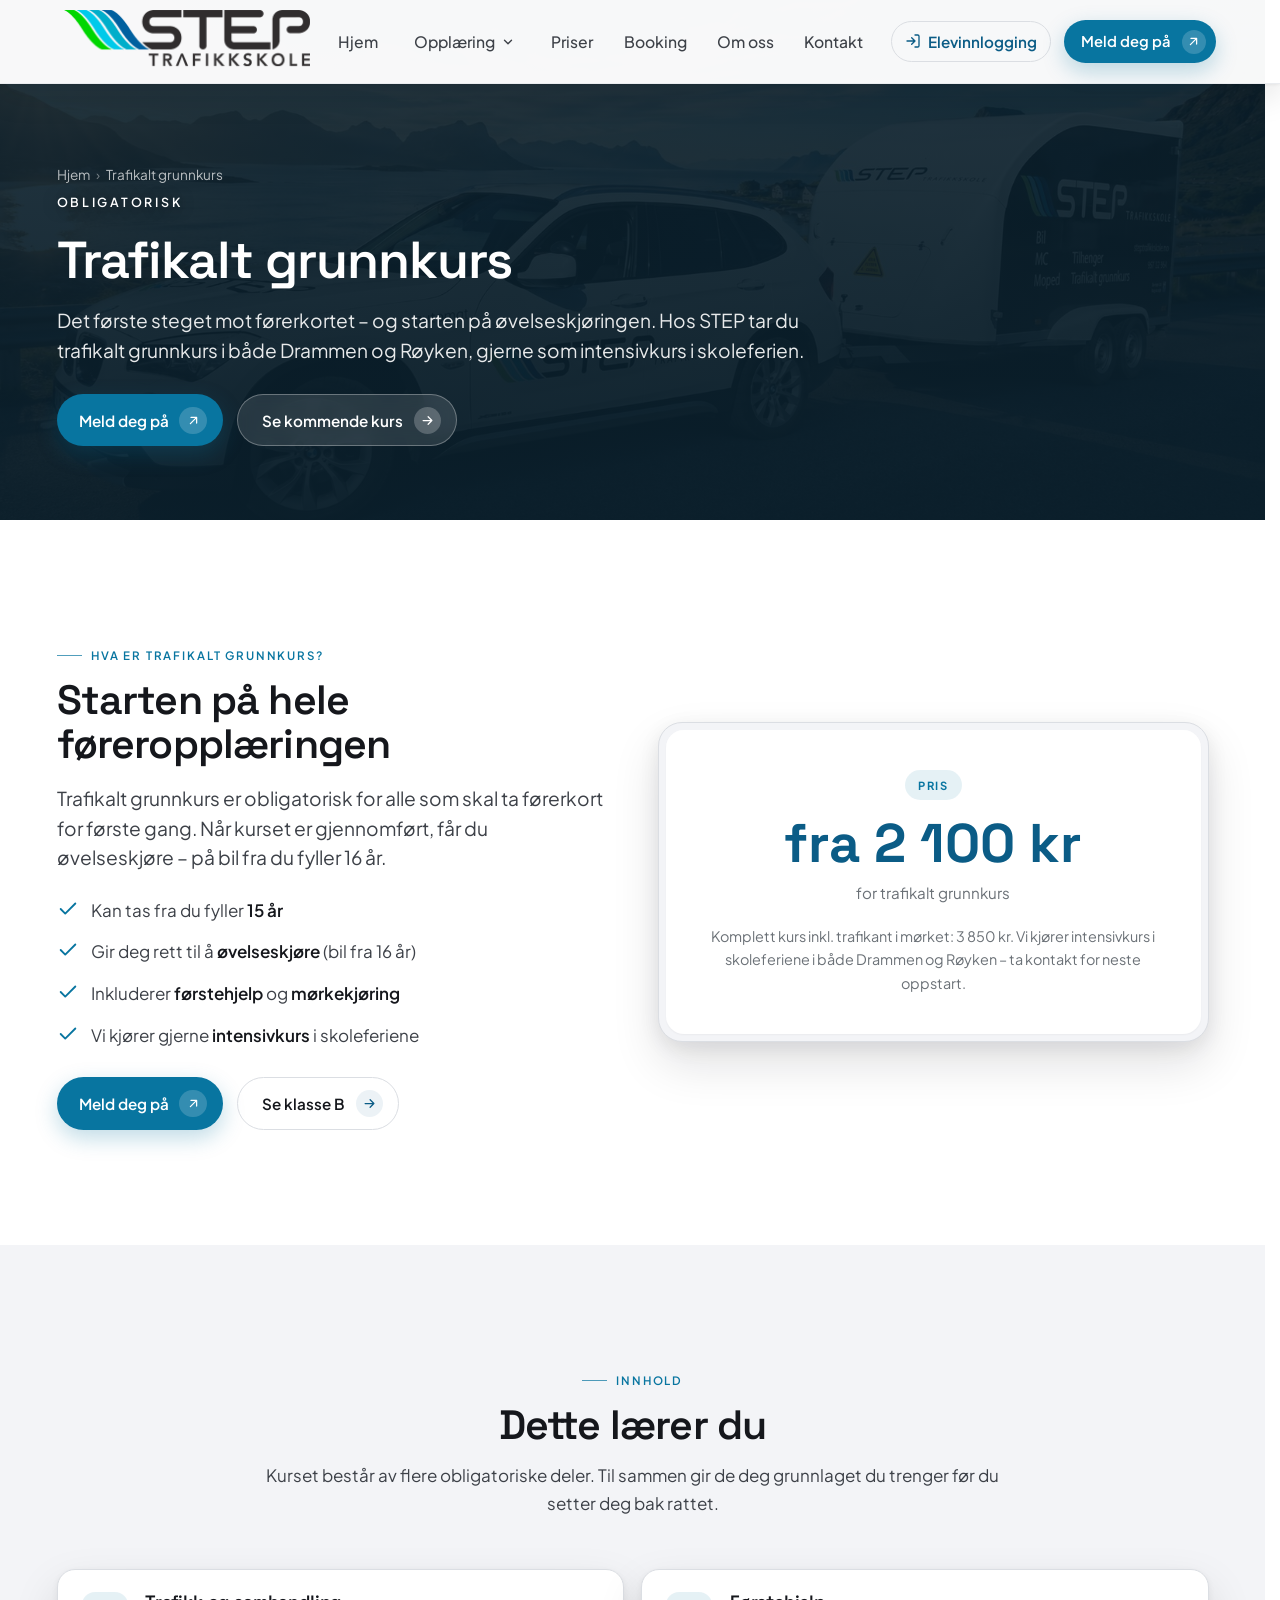
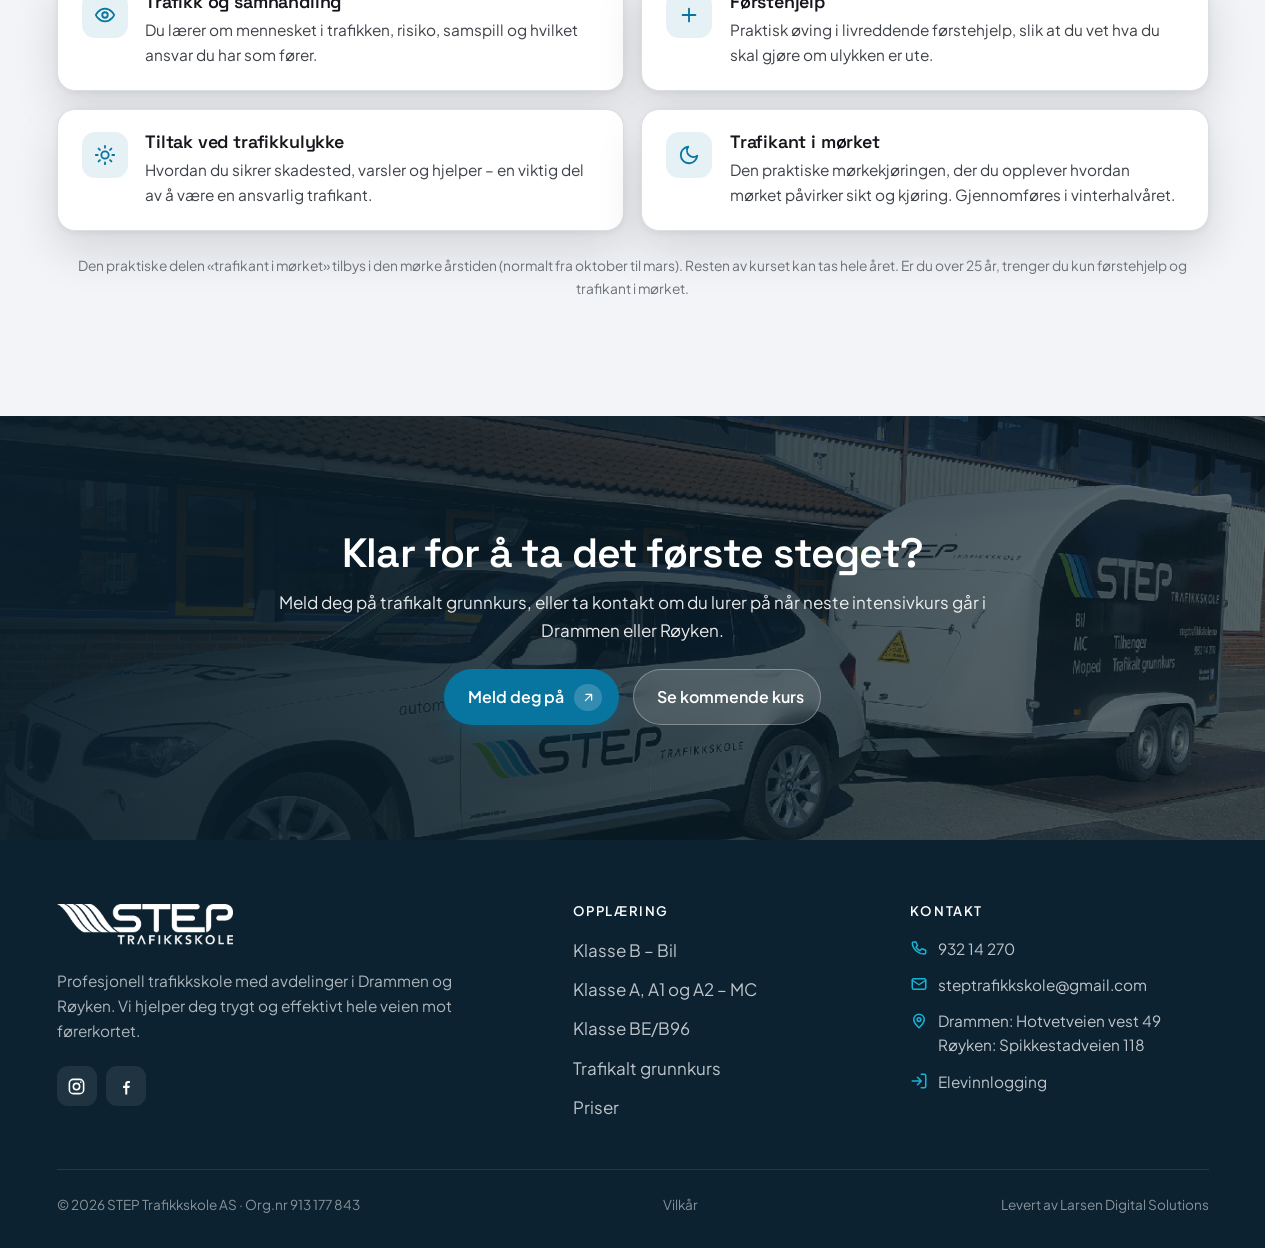
<file: trafikalt-grunnkurs.html>
<!DOCTYPE html>
<html lang="nb">
<head>
  <meta charset="UTF-8">
  <meta name="viewport" content="width=device-width, initial-scale=1">
  <script>document.documentElement.classList.add('js')</script>
  <title>Trafikalt grunnkurs i Drammen og Røyken | STEP Trafikkskole</title>
  <meta name="description" content="Trafikalt grunnkurs hos STEP Trafikkskole i Drammen og Røyken – det obligatoriske første steget mot førerkortet. Intensivkurs i skoleferien fra 1 800 kr. Fra 15 år.">
  <link rel="canonical" href="https://steptrafikkskole.no/trafikalt-grunnkurs.html">
  <meta name="theme-color" content="#0C2230">
  <link rel="icon" type="image/png" href="img/favicon.png">
  <link rel="apple-touch-icon" href="img/favicon.png">
  <meta property="og:type" content="website">
  <meta property="og:site_name" content="STEP Trafikkskole">
  <meta property="og:locale" content="nb_NO">
  <meta property="og:title" content="Trafikalt grunnkurs | STEP Trafikkskole">
  <meta property="og:description" content="Det obligatoriske første steget mot førerkortet. Intensivkurs i skoleferien fra 1 800 kr i Drammen og Røyken.">
  <meta property="og:url" content="https://steptrafikkskole.no/trafikalt-grunnkurs.html">
  <meta property="og:image" content="https://steptrafikkskole.no/img/step-hero.jpg">
  <meta name="twitter:card" content="summary_large_image">
  <meta name="twitter:title" content="Trafikalt grunnkurs | STEP Trafikkskole">
  <meta name="twitter:description" content="Det obligatoriske første steget mot førerkortet i Drammen og Røyken.">
  <meta name="twitter:image" content="https://steptrafikkskole.no/img/step-hero.jpg">
  <link rel="stylesheet" href="css/styles.css?v=37">
  <script type="application/ld+json">{"@context":"https://schema.org","@type":"BreadcrumbList","itemListElement":[{"@type":"ListItem","position":1,"name":"Hjem","item":"https://steptrafikkskole.no/"},{"@type":"ListItem","position":2,"name":"Trafikalt grunnkurs","item":"https://steptrafikkskole.no/trafikalt-grunnkurs.html"}]}</script>
  <style>
    .tg-grid { display: grid; gap: 1.1rem; }
    @media (min-width: 760px) { .tg-grid { grid-template-columns: 1fr 1fr; } }
    .tg-card { display: grid; grid-template-columns: auto 1fr; gap: 1.1rem; padding: 1.4rem 1.5rem; align-items: start; }
    .tg-badge { font-family: var(--font-display); font-weight: 700; width: 46px; height: 46px; border-radius: 13px; display: grid; place-items: center; background: rgba(8,117,160,.1); color: var(--accent); }
    .tg-badge svg { width: 22px; height: 22px; }
    .tg-card h3 { font-size: 1.12rem; margin-bottom: .35rem; }
    .tg-card p { font-size: .96rem; }
  </style>
</head>
<body>
  <a href="#hovedinnhold" class="skip-link">Hopp til innhold</a>

  <!-- ===================== NAV ===================== -->
  <header class="nav">
    <div class="container nav__inner">
      <a class="brand" href="index.html" aria-label="STEP Trafikkskole, forside"><img decoding="async" class="brand__logo" src="img/logo.png" alt="STEP Trafikkskole"></a>
      <nav class="nav__links" aria-label="Hovedmeny">
        <a href="index.html">Hjem</a>
        <div class="has-dd">
          <button class="dd__btn" aria-haspopup="true" aria-expanded="false" aria-current="page">Opplæring
            <svg viewBox="0 0 24 24" fill="none" stroke="currentColor" stroke-width="2.4" stroke-linecap="round" stroke-linejoin="round" aria-hidden="true"><path d="m6 9 6 6 6-6"/></svg>
          </button>
          <div class="dd__panel" role="menu">
            <a href="klasse-b.html" role="menuitem"><span class="dd__ic"><svg viewBox="0 0 24 24" fill="none" stroke="currentColor" stroke-width="2" stroke-linecap="round" stroke-linejoin="round"><path d="M5 13l1.5-4.5A2 2 0 0 1 8.4 7h7.2a2 2 0 0 1 1.9 1.5L19 13M5 13h14v4H5z"/><circle cx="8" cy="17" r="1.4"/><circle cx="16" cy="17" r="1.4"/></svg></span><span><b>Klasse B – Bil</b><span>Manuell eller automat</span></span></a>
            <a href="klasse-mc.html" role="menuitem"><span class="dd__ic"><svg viewBox="0 0 24 24" fill="none" stroke="currentColor" stroke-width="2" stroke-linecap="round" stroke-linejoin="round"><circle cx="5.5" cy="17" r="3.5"/><circle cx="18.5" cy="17" r="3.5"/><path d="M5.5 17 9 9h4l3 4h2.5M9 9l-1-2"/></svg></span><span><b>Klasse A, A1 og A2 – MC</b><span>Lett, mellomtung og tung MC</span></span></a>
            <a href="klasse-be.html" role="menuitem"><span class="dd__ic"><svg viewBox="0 0 24 24" fill="none" stroke="currentColor" stroke-width="2" stroke-linecap="round" stroke-linejoin="round"><path d="M3 8h9v6H3zM12 11h6l3 3v0h-9z"/><circle cx="7" cy="17" r="1.6"/><circle cx="17" cy="17" r="1.6"/></svg></span><span><b>Klasse BE/B96</b><span>Bil med tilhenger</span></span></a>
            <a href="trafikalt-grunnkurs.html" role="menuitem" aria-current="page"><span class="dd__ic"><svg viewBox="0 0 24 24" fill="none" stroke="currentColor" stroke-width="2" stroke-linecap="round" stroke-linejoin="round"><path d="M9 11l3 3L22 4"/><path d="M21 12v7a2 2 0 0 1-2 2H5a2 2 0 0 1-2-2V5a2 2 0 0 1 2-2h11"/></svg></span><span><b>Trafikalt grunnkurs</b><span>Obligatorisk førstesteg</span></span></a>
          </div>
        </div>
        <a href="priser.html">Priser</a>
        <a href="booking.html">Booking</a>
        <a href="om-oss.html">Om oss</a>
        <a href="kontakt.html">Kontakt</a>
      </nav>
      <div class="nav__cta">
        <a class="nav__login" href="https://tabs.no/start" target="_blank" rel="noopener" aria-label="Elevinnlogging (åpner nytt vindu)">
          <svg viewBox="0 0 24 24" fill="none" stroke="currentColor" stroke-width="2" stroke-linecap="round" stroke-linejoin="round" aria-hidden="true"><path d="M15 3h4a2 2 0 0 1 2 2v14a2 2 0 0 1-2 2h-4"/><path d="M10 17 15 12 10 7M15 12H3"/></svg>
          Elevinnlogging
        </a>
        <a class="btn btn--primary" href="kontakt.html">Meld deg på
          <span class="btn__icon" aria-hidden="true"><svg viewBox="0 0 24 24" fill="none" stroke="currentColor" stroke-width="2" stroke-linecap="round" stroke-linejoin="round"><path d="M7 17 17 7M8 7h9v9"/></svg></span>
        </a>
      </div>
      <button class="nav__burger" aria-label="Åpne meny" aria-expanded="false" aria-controls="mobilmeny"><span></span><span></span><span></span></button>
    </div>
  </header>

  <div class="mobile-menu" id="mobilmeny">
    <a class="m-link" href="index.html">Hjem</a>
    <span class="m-link" style="cursor:default;opacity:.7">Opplæring</span>
    <div class="m-sub">
      <a href="klasse-b.html">Klasse B – Bil</a>
      <a href="klasse-mc.html">Klasse A/A1/A2</a>
      <a href="klasse-be.html">Klasse BE/B96</a>
      <a href="trafikalt-grunnkurs.html">Trafikalt grunnkurs</a>
    </div>
    <a class="m-link" href="priser.html">Priser</a>
    <a class="m-link" href="booking.html">Booking</a>
    <a class="m-link" href="om-oss.html">Om oss</a>
    <a class="m-link" href="kontakt.html">Kontakt</a>
    <div class="mobile-menu__foot">
      <a class="btn btn--ghost btn--block" href="https://tabs.no/start" target="_blank" rel="noopener">Elevinnlogging</a>
      <a class="btn btn--primary btn--block" href="kontakt.html">Meld deg på</a>
    </div>
  </div>

  <main id="hovedinnhold">

    <!-- ===================== SUBHERO ===================== -->
    <section class="subhero">
      <div class="subhero__bg" aria-hidden="true"><img decoding="async" src="img/hero-bg.jpg" alt="" width="1920" height="900"></div>
      <div class="subhero__scrim" aria-hidden="true"></div>
      <span data-nav-sentinel style="position:absolute;top:60px;height:1px;width:1px"></span>
      <div class="container">
        <nav class="crumbs" aria-label="Brødsmuler"><a href="index.html">Hjem</a><span>›</span> Trafikalt grunnkurs</nav>
        <span class="eyebrow">Obligatorisk</span>
        <h1 style="margin-top:1.1rem">Trafikalt grunnkurs</h1>
        <p class="lead">Det første steget mot førerkortet – og starten på øvelseskjøringen. Hos STEP tar du trafikalt grunnkurs i både Drammen og Røyken, gjerne som intensivkurs i skoleferien.</p>
        <div class="btn-row"><a class="btn btn--primary" href="kontakt.html">Meld deg på<span class="btn__icon" aria-hidden="true"><svg viewBox="0 0 24 24" fill="none" stroke="currentColor" stroke-width="2" stroke-linecap="round" stroke-linejoin="round"><path d="M7 17 17 7M8 7h9v9"/></svg></span></a><a class="btn btn--glass" href="booking.html">Se kommende kurs<span class="btn__icon" aria-hidden="true"><svg viewBox="0 0 24 24" fill="none" stroke="currentColor" stroke-width="2" stroke-linecap="round" stroke-linejoin="round"><path d="M5 12h14M13 6l6 6-6 6"/></svg></span></a></div>
      </div>
    </section>

    <!-- ===================== HVA ER DET ===================== -->
    <section class="section">
      <div class="container">
        <div class="split">
          <div class="reveal">
            <span class="eyebrow">Hva er trafikalt grunnkurs?</span>
            <h2 style="margin-top:.8rem">Starten på hele føreropplæringen</h2>
            <p class="lead" style="margin-top:1rem">Trafikalt grunnkurs er obligatorisk for alle som skal ta førerkort for første gang. Når kurset er gjennomført, får du øvelseskjøre – på bil fra du fyller 16 år.</p>
            <ul class="ticks" style="margin-top:1.4rem">
              <li><svg viewBox="0 0 24 24" fill="none" stroke="currentColor" stroke-width="2" stroke-linecap="round" stroke-linejoin="round" aria-hidden="true"><path d="M20 6 9 17l-5-5"/></svg><span>Kan tas fra du fyller <strong>15 år</strong></span></li>
              <li><svg viewBox="0 0 24 24" fill="none" stroke="currentColor" stroke-width="2" stroke-linecap="round" stroke-linejoin="round" aria-hidden="true"><path d="M20 6 9 17l-5-5"/></svg><span>Gir deg rett til å <strong>øvelseskjøre</strong> (bil fra 16 år)</span></li>
              <li><svg viewBox="0 0 24 24" fill="none" stroke="currentColor" stroke-width="2" stroke-linecap="round" stroke-linejoin="round" aria-hidden="true"><path d="M20 6 9 17l-5-5"/></svg><span>Inkluderer <strong>førstehjelp</strong> og <strong>mørkekjøring</strong></span></li>
              <li><svg viewBox="0 0 24 24" fill="none" stroke="currentColor" stroke-width="2" stroke-linecap="round" stroke-linejoin="round" aria-hidden="true"><path d="M20 6 9 17l-5-5"/></svg><span>Vi kjører gjerne <strong>intensivkurs</strong> i skoleferiene</span></li>
            </ul>
            <div class="btn-row" style="margin-top:1.8rem"><a class="btn btn--primary" href="kontakt.html">Meld deg på<span class="btn__icon" aria-hidden="true"><svg viewBox="0 0 24 24" fill="none" stroke="currentColor" stroke-width="2" stroke-linecap="round" stroke-linejoin="round"><path d="M7 17 17 7M8 7h9v9"/></svg></span></a><a class="btn btn--ghost" href="klasse-b.html">Se klasse B<span class="btn__icon" aria-hidden="true"><svg viewBox="0 0 24 24" fill="none" stroke="currentColor" stroke-width="2" stroke-linecap="round" stroke-linejoin="round"><path d="M5 12h14M13 6l6 6-6 6"/></svg></span></a></div>
          </div>
          <div class="reveal" data-delay="1">
            <div class="bezel"><div class="bezel__inner" style="text-align:center">
              <span style="display:inline-block;font-size:.7rem;font-weight:700;letter-spacing:.14em;text-transform:uppercase;color:var(--accent);background:rgba(8,117,160,.1);padding:.38rem .85rem;border-radius:999px;margin-bottom:1rem">Pris</span>
              <div style="font-family:var(--font-display);font-weight:700;font-size:clamp(2.4rem,5vw,3.4rem);line-height:1;color:var(--brand)">fra 2 100 kr</div>
              <div style="color:var(--muted);font-size:.95rem;margin-top:.6rem">for trafikalt grunnkurs</div>
              <p class="muted" style="font-size:.9rem;margin-top:1.2rem">Komplett kurs inkl. trafikant i mørket: 3 850 kr. Vi kjører intensivkurs i skoleferiene i både Drammen og Røyken – ta kontakt for neste oppstart.</p>
            </div></div>
          </div>
        </div>
      </div>
    </section>

    <!-- ===================== DELENE I KURSET ===================== -->
    <section class="section section--soft">
      <div class="container">
        <div class="section-head section-head--center reveal">
          <span class="eyebrow eyebrow--center">Innhold</span>
          <h2>Dette lærer du</h2>
          <p class="measure" style="margin:.9rem auto 0">Kurset består av flere obligatoriske deler. Til sammen gir de deg grunnlaget du trenger før du setter deg bak rattet.</p>
        </div>
        <div class="tg-grid reveal">
          <div class="card tg-card">
            <span class="tg-badge"><svg viewBox="0 0 24 24" fill="none" stroke="currentColor" stroke-width="2" stroke-linecap="round" stroke-linejoin="round"><path d="M2 12s3-7 10-7 10 7 10 7-3 7-10 7-10-7-10-7Z"/><circle cx="12" cy="12" r="3"/></svg></span>
            <div><h3>Trafikk og samhandling</h3><p>Du lærer om mennesket i trafikken, risiko, samspill og hvilket ansvar du har som fører.</p></div>
          </div>
          <div class="card tg-card">
            <span class="tg-badge"><svg viewBox="0 0 24 24" fill="none" stroke="currentColor" stroke-width="2" stroke-linecap="round" stroke-linejoin="round"><path d="M12 5v14M5 12h14"/></svg></span>
            <div><h3>Førstehjelp</h3><p>Praktisk øving i livreddende førstehjelp, slik at du vet hva du skal gjøre om ulykken er ute.</p></div>
          </div>
          <div class="card tg-card">
            <span class="tg-badge"><svg viewBox="0 0 24 24" fill="none" stroke="currentColor" stroke-width="2" stroke-linecap="round" stroke-linejoin="round"><path d="M12 2v2M12 20v2M4 12H2M22 12h-2M5 5l1.5 1.5M17.5 17.5 19 19M19 5l-1.5 1.5M6.5 17.5 5 19"/><circle cx="12" cy="12" r="4"/></svg></span>
            <div><h3>Tiltak ved trafikkulykke</h3><p>Hvordan du sikrer skadested, varsler og hjelper – en viktig del av å være en ansvarlig trafikant.</p></div>
          </div>
          <div class="card tg-card">
            <span class="tg-badge"><svg viewBox="0 0 24 24" fill="none" stroke="currentColor" stroke-width="2" stroke-linecap="round" stroke-linejoin="round"><path d="M21 12.79A9 9 0 1 1 11.21 3 7 7 0 0 0 21 12.79Z"/></svg></span>
            <div><h3>Trafikant i mørket</h3><p>Den praktiske mørkekjøringen, der du opplever hvordan mørket påvirker sikt og kjøring. Gjennomføres i vinterhalvåret.</p></div>
          </div>
        </div>
        <p class="price-note" style="margin-top:1.5rem;text-align:center">Den praktiske delen «trafikant i mørket» tilbys i den mørke årstiden (normalt fra oktober til mars). Resten av kurset kan tas hele året. Er du over 25 år, trenger du kun førstehjelp og trafikant i mørket.</p>
      </div>
    </section>

    <!-- ===================== CTA-BAND ===================== -->
    <section class="cta-band section reveal">
      <div class="cta-band__bg" aria-hidden="true"><img decoding="async" src="img/step-hero.jpg" alt=""></div>
      <div class="cta-band__scrim" aria-hidden="true"></div>
      <div class="container center">
        <h2>Klar for å ta det første steget?</h2>
        <p class="measure" style="margin:.8rem auto 1.6rem">Meld deg på trafikalt grunnkurs, eller ta kontakt om du lurer på når neste intensivkurs går i Drammen eller Røyken.</p>
        <div class="btn-row" style="justify-content:center">
          <a class="btn btn--primary btn--lg" href="kontakt.html">Meld deg på<span class="btn__icon" aria-hidden="true"><svg viewBox="0 0 24 24" fill="none" stroke="currentColor" stroke-width="2" stroke-linecap="round" stroke-linejoin="round"><path d="M7 17 17 7M8 7h9v9"/></svg></span></a>
          <a class="btn btn--glass btn--lg" href="booking.html">Se kommende kurs</a>
        </div>
      </div>
    </section>

  </main>

  <!-- ===================== FOOTER ===================== -->
  <footer class="footer">
    <div class="container">
      <div class="footer__grid">
        <div>
          <a class="brand" href="index.html" aria-label="STEP Trafikkskole, forside">
            <img decoding="async" class="brand__logo" src="img/logo.png" style="height:46px;width:auto;background:none;padding:0;border:0;border-radius:0;box-shadow:none;filter:brightness(0) invert(1)" alt="STEP Trafikkskole">
          </a>
          <p class="footer__about">Profesjonell trafikkskole med avdelinger i Drammen og Røyken. Vi hjelper deg trygt og effektivt hele veien mot førerkortet.</p>
          <div class="footer__social"><a href="https://www.instagram.com/steptrafikkskole/" target="_blank" rel="noopener" aria-label="Følg STEP Trafikkskole på Instagram"><svg viewBox="0 0 24 24" fill="none" stroke="currentColor" stroke-width="2" stroke-linecap="round" stroke-linejoin="round" aria-hidden="true"><rect x="3" y="3" width="18" height="18" rx="5"/><circle cx="12" cy="12" r="4"/><circle cx="17.5" cy="6.5" r="1" fill="currentColor" stroke="none"/></svg></a><a href="https://www.facebook.com/Steptrafikkskole/" target="_blank" rel="noopener" aria-label="Følg STEP Trafikkskole på Facebook"><svg viewBox="0 0 24 24" fill="currentColor" aria-hidden="true"><path d="M13 22v-8h2.7l.4-3H13V9.1c0-.87.3-1.46 1.56-1.46H16.2V5.02C15.86 4.97 14.84 4.9 13.85 4.9c-2.06 0-3.47 1.26-3.47 3.57V11H7.7v3h2.68v8H13Z"/></svg></a></div>
        </div>
        <div>
          <h4>Opplæring</h4>
          <ul>
            <li><a href="klasse-b.html">Klasse B – Bil</a></li>
            <li><a href="klasse-mc.html">Klasse A, A1 og A2 – MC</a></li>
            <li><a href="klasse-be.html">Klasse BE/B96</a></li>
            <li><a href="trafikalt-grunnkurs.html">Trafikalt grunnkurs</a></li>
            <li><a href="priser.html">Priser</a></li>
          </ul>
        </div>
        <div>
          <h4>Kontakt</h4>
          <ul class="footer__contact">
            <li><svg viewBox="0 0 24 24" fill="none" stroke="currentColor" stroke-width="2" stroke-linecap="round" stroke-linejoin="round" aria-hidden="true"><path d="M5 4h3l2 5-2 1.5a11 11 0 0 0 5 5L16 13l5 2v3a2 2 0 0 1-2 2A16 16 0 0 1 3 6a2 2 0 0 1 2-2Z"/></svg><a href="tel:+4793214270">932 14 270</a></li><li><svg viewBox="0 0 24 24" fill="none" stroke="currentColor" stroke-width="2" stroke-linecap="round" stroke-linejoin="round" aria-hidden="true"><rect x="3" y="5" width="18" height="14" rx="2"/><path d="m3 7 9 6 9-6"/></svg><a href="mailto:steptrafikkskole@gmail.com">steptrafikkskole@gmail.com</a></li>
            <li><svg viewBox="0 0 24 24" fill="none" stroke="currentColor" stroke-width="2" stroke-linecap="round" stroke-linejoin="round" aria-hidden="true"><path d="M12 21s-7-6.5-7-11a7 7 0 0 1 14 0c0 4.5-7 11-7 11Z"/><circle cx="12" cy="10" r="2.5"/></svg><span style="line-height:1.6">Drammen: Hotvetveien vest 49<br>Røyken: Spikkestadveien 118</span></li>
            <li><svg viewBox="0 0 24 24" fill="none" stroke="currentColor" stroke-width="2" stroke-linecap="round" stroke-linejoin="round" aria-hidden="true"><path d="M15 3h4a2 2 0 0 1 2 2v14a2 2 0 0 1-2 2h-4"/><path d="M10 17 15 12 10 7M15 12H3"/></svg><a href="https://tabs.no/start" target="_blank" rel="noopener">Elevinnlogging</a></li>
          </ul>
        </div>
      </div>
      <div class="footer__bar">
        <span>© <span data-year>2026</span> STEP Trafikkskole AS · Org.nr 913 177 843</span>
        <a href="vilkar.html">Vilkår</a>
        <span>Levert av Larsen Digital Solutions</span>
      </div>
    </div>
  </footer>

  <div class="mbar">
    <a class="btn btn--ghost" href="priser.html">Se priser</a>
    <a class="btn btn--primary" href="kontakt.html">Meld deg på</a>
  </div>

  <script src="js/main.js?v=13" defer></script>
</body>
</html>
</file>
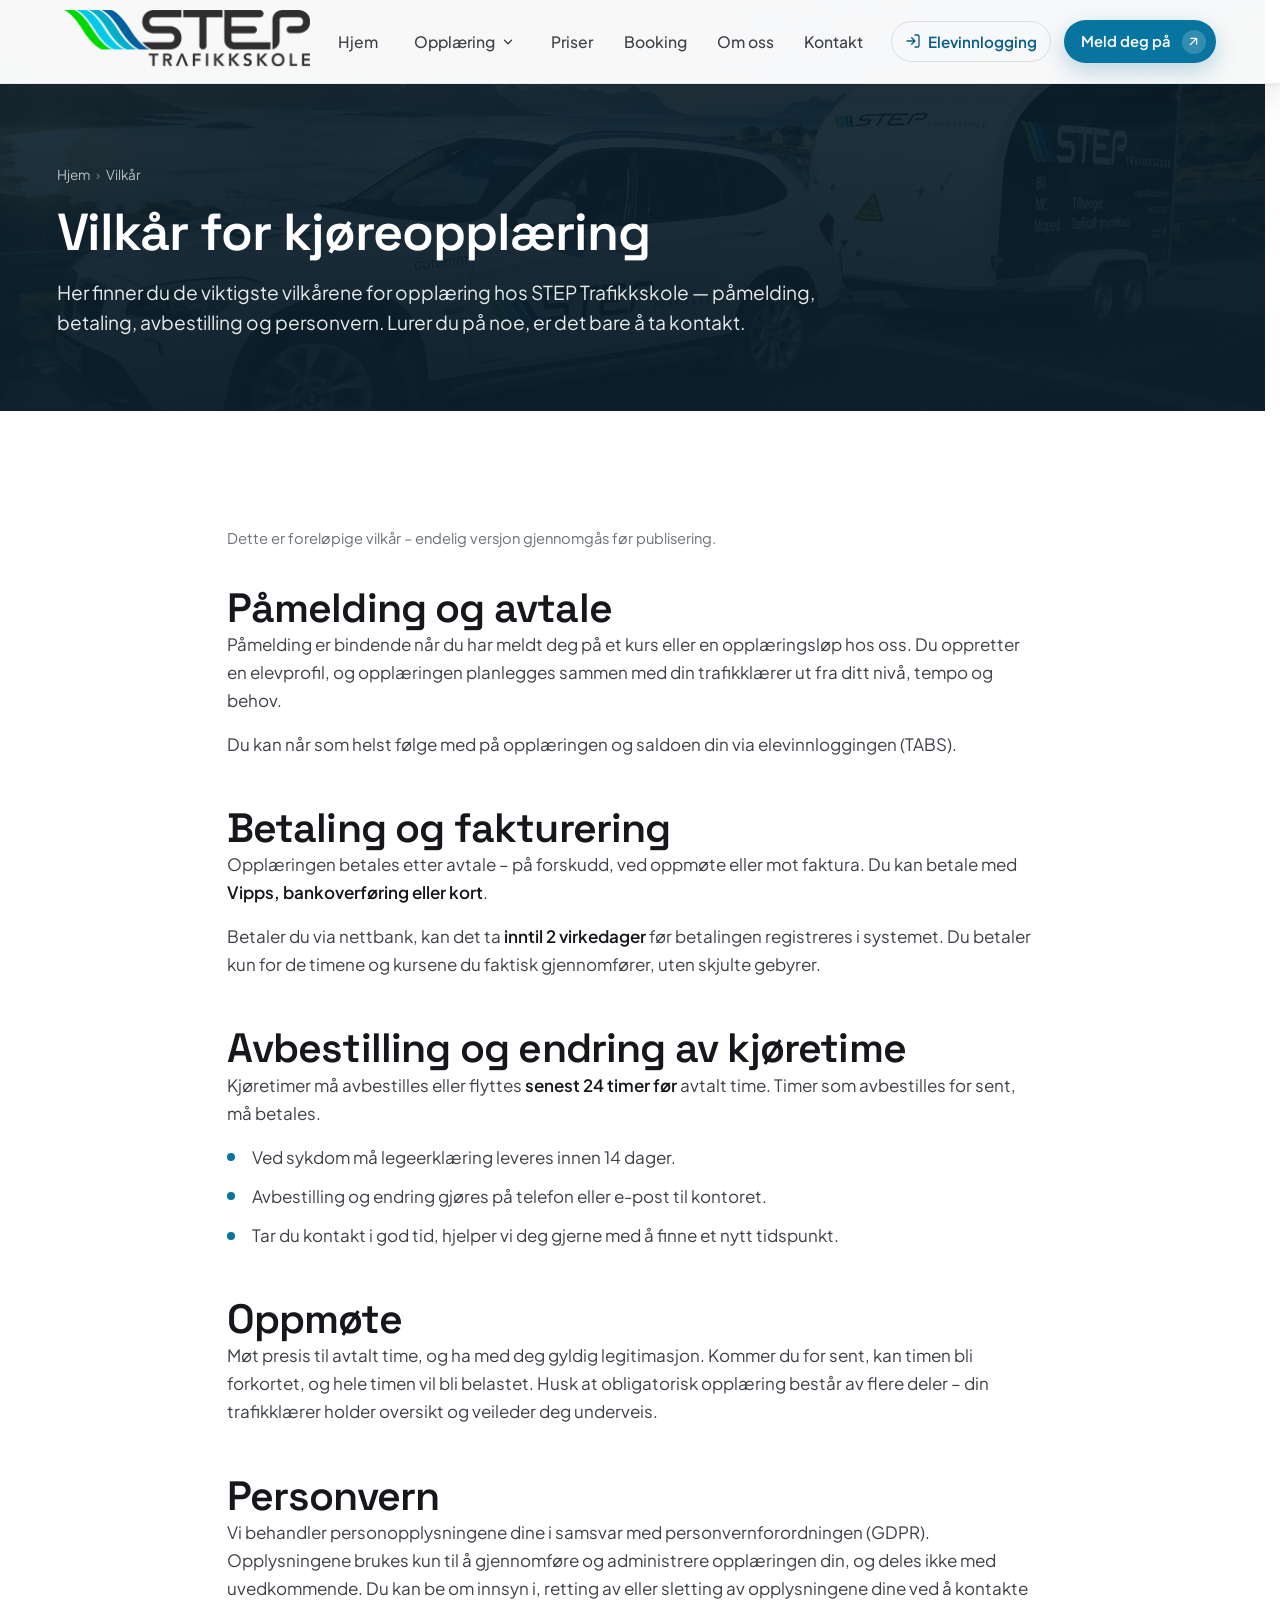
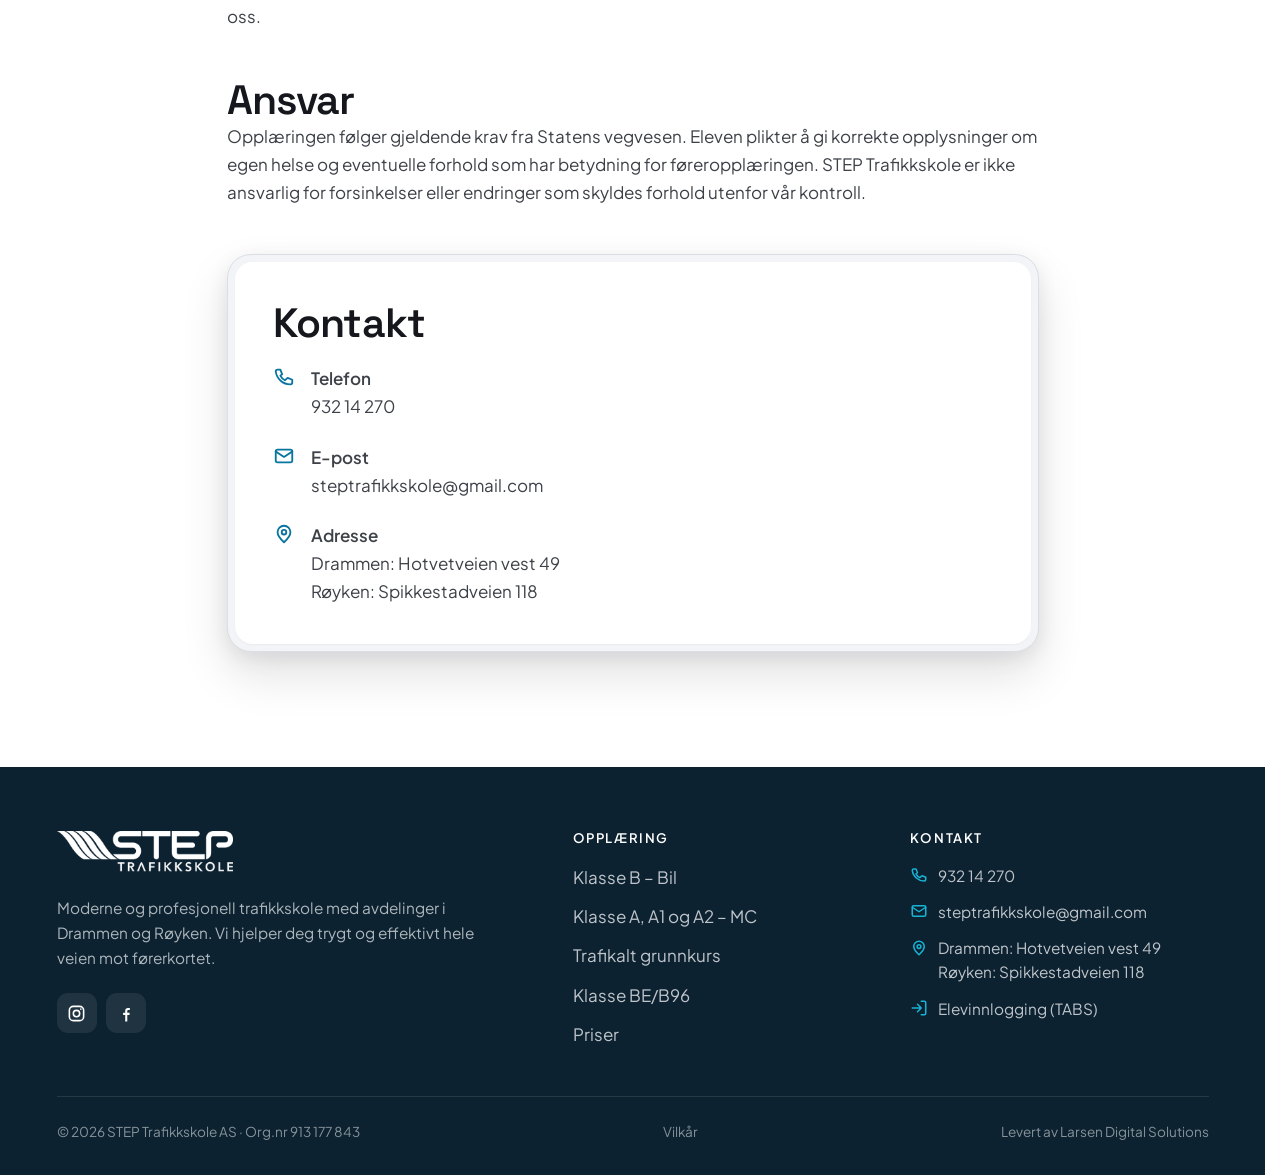
<file: vilkar.html>
<!DOCTYPE html>
<html lang="nb">
<head>
  <meta charset="UTF-8">
  <meta name="viewport" content="width=device-width, initial-scale=1">
  <script>document.documentElement.classList.add('js')</script>
  <title>Vilkår – STEP Trafikkskole</title>
  <meta name="description" content="Vilkår for kjøreopplæring hos STEP Trafikkskole i Drammen og Røyken — påmelding, betaling og fakturering, avbestilling av kjøretime, oppmøte og personvern.">
  <link rel="canonical" href="https://steptrafikkskole.no/vilkar.html">
  <meta name="theme-color" content="#0C2230">
  <link rel="icon" type="image/png" href="img/favicon.png">
  <link rel="apple-touch-icon" href="img/favicon.png">
  <meta name="robots" content="noindex">
  <meta property="og:type" content="website">
  <meta property="og:site_name" content="STEP Trafikkskole">
  <meta property="og:locale" content="nb_NO">
  <meta property="og:title" content="Vilkår – STEP Trafikkskole">
  <meta property="og:description" content="Vilkår for kjøreopplæring hos STEP Trafikkskole i Drammen og Røyken — påmelding, betaling, avbestilling og personvern.">
  <meta property="og:url" content="https://steptrafikkskole.no/vilkar.html">
  <meta property="og:image" content="https://steptrafikkskole.no/img/step-hero.jpg">
  <link rel="stylesheet" href="css/styles.css?v=37">
  <script type="application/ld+json">{"@context":"https://schema.org","@type":"BreadcrumbList","itemListElement":[{"@type":"ListItem","position":1,"name":"Hjem","item":"https://steptrafikkskole.no/"},{"@type":"ListItem","position":2,"name":"Vilkår","item":"https://steptrafikkskole.no/vilkar.html"}]}</script>
</head>
<body>
  <a href="#hovedinnhold" class="skip-link">Hopp til innhold</a>

  <!-- ===================== NAV ===================== -->
  <header class="nav">
    <div class="container nav__inner">
      <a class="brand" href="index.html" aria-label="STEP Trafikkskole, forside"><img decoding="async" class="brand__logo" src="img/logo.png" alt="STEP Trafikkskole"></a>

      <nav class="nav__links" aria-label="Hovedmeny">
        <a href="index.html">Hjem</a>
        <div class="has-dd">
          <button class="dd__btn" aria-haspopup="true" aria-expanded="false">Opplæring
            <svg viewBox="0 0 24 24" fill="none" stroke="currentColor" stroke-width="2.4" stroke-linecap="round" stroke-linejoin="round" aria-hidden="true"><path d="m6 9 6 6 6-6"/></svg>
          </button>
          <div class="dd__panel" role="menu">
            <a href="klasse-b.html" role="menuitem"><span class="dd__ic"><svg viewBox="0 0 24 24" fill="none" stroke="currentColor" stroke-width="2" stroke-linecap="round" stroke-linejoin="round"><path d="M5 13l1.5-4.5A2 2 0 0 1 8.4 7h7.2a2 2 0 0 1 1.9 1.5L19 13M5 13h14v4H5z"/><circle cx="8" cy="17" r="1.4"/><circle cx="16" cy="17" r="1.4"/></svg></span><span><b>Klasse B – Bil</b><span>Manuell eller automat</span></span></a>
            <a href="klasse-mc.html" role="menuitem"><span class="dd__ic"><svg viewBox="0 0 24 24" fill="none" stroke="currentColor" stroke-width="2" stroke-linecap="round" stroke-linejoin="round"><circle cx="5.5" cy="17" r="3.5"/><circle cx="18.5" cy="17" r="3.5"/><path d="M5.5 17 9 9h4l3 4h2.5M9 9l-1-2"/></svg></span><span><b>Klasse A, A1 og A2 – MC</b><span>Lett, mellomtung og tung MC</span></span></a>
            <a href="klasse-be.html" role="menuitem"><span class="dd__ic"><svg viewBox="0 0 24 24" fill="none" stroke="currentColor" stroke-width="2" stroke-linecap="round" stroke-linejoin="round"><path d="M3 8h9v6H3zM12 11h6l3 3v0h-9z"/><circle cx="7" cy="17" r="1.6"/><circle cx="17" cy="17" r="1.6"/></svg></span><span><b>Klasse BE/B96</b><span>Bil med tilhenger</span></span></a>
            <a href="trafikalt-grunnkurs.html" role="menuitem"><span class="dd__ic"><svg viewBox="0 0 24 24" fill="none" stroke="currentColor" stroke-width="2" stroke-linecap="round" stroke-linejoin="round"><path d="M9 11l3 3L22 4"/><path d="M21 12v7a2 2 0 0 1-2 2H5a2 2 0 0 1-2-2V5a2 2 0 0 1 2-2h11"/></svg></span><span><b>Trafikalt grunnkurs</b><span>Obligatorisk førstesteg</span></span></a>
          </div>
        </div>
        <a href="priser.html">Priser</a>
        <a href="booking.html">Booking</a>
        <a href="om-oss.html">Om oss</a>
        <a href="kontakt.html">Kontakt</a>
      </nav>

      <div class="nav__cta">
        <a class="nav__login" href="https://tabs.no/start" target="_blank" rel="noopener" aria-label="Elevinnlogging i TABS (åpner nytt vindu)">
          <svg viewBox="0 0 24 24" fill="none" stroke="currentColor" stroke-width="2" stroke-linecap="round" stroke-linejoin="round" aria-hidden="true"><path d="M15 3h4a2 2 0 0 1 2 2v14a2 2 0 0 1-2 2h-4"/><path d="M10 17 15 12 10 7M15 12H3"/></svg>
          Elevinnlogging
        </a>
        <a class="btn btn--primary" href="kontakt.html">Meld deg på
          <span class="btn__icon" aria-hidden="true"><svg viewBox="0 0 24 24" fill="none" stroke="currentColor" stroke-width="2" stroke-linecap="round" stroke-linejoin="round"><path d="M7 17 17 7M8 7h9v9"/></svg></span>
        </a>
      </div>

      <button class="nav__burger" aria-label="Åpne meny" aria-expanded="false" aria-controls="mobilmeny">
        <span></span><span></span><span></span>
      </button>
    </div>
  </header>

  <!-- mobilmeny -->
  <div class="mobile-menu" id="mobilmeny">
    <a class="m-link" href="index.html">Hjem</a>
    <span class="m-link" style="cursor:default;opacity:.7">Opplæring</span>
    <div class="m-sub">
      <a href="klasse-b.html">Klasse B – Bil</a>
      <a href="klasse-mc.html">Klasse A/A1/A2</a>
      <a href="klasse-be.html">Klasse BE/B96</a>
      <a href="trafikalt-grunnkurs.html">Trafikalt grunnkurs</a>
    </div>
    <a class="m-link" href="priser.html">Priser</a>
    <a class="m-link" href="booking.html">Booking</a>
    <a class="m-link" href="om-oss.html">Om oss</a>
    <a class="m-link" href="kontakt.html">Kontakt</a>
    <div class="mobile-menu__foot">
      <a class="btn btn--ghost btn--block" href="https://tabs.no/start" target="_blank" rel="noopener">Elevinnlogging
        <span class="btn__icon" aria-hidden="true"><svg viewBox="0 0 24 24" fill="none" stroke="currentColor" stroke-width="2" stroke-linecap="round" stroke-linejoin="round"><path d="M15 3h4a2 2 0 0 1 2 2v14a2 2 0 0 1-2 2h-4"/><path d="M10 17 15 12 10 7M15 12H3"/></svg></span>
      </a>
      <a class="btn btn--primary btn--block" href="kontakt.html">Meld deg på
        <span class="btn__icon" aria-hidden="true"><svg viewBox="0 0 24 24" fill="none" stroke="currentColor" stroke-width="2" stroke-linecap="round" stroke-linejoin="round"><path d="M7 17 17 7M8 7h9v9"/></svg></span>
      </a>
    </div>
  </div>

  <main id="hovedinnhold">

    <section class="subhero">
      <div class="subhero__bg" aria-hidden="true"><img decoding="async" src="img/hero-bg.jpg" alt="" width="1920" height="900"></div>
      <div class="subhero__scrim" aria-hidden="true"></div>
      <span data-nav-sentinel style="position:absolute;top:60px;height:1px;width:1px"></span>
      <div class="container">
        <nav class="crumbs" aria-label="Brødsmuler"><a href="index.html">Hjem</a><span>›</span> Vilkår</nav>
        <h1 style="margin-top:1.1rem">Vilkår for kjøreopplæring</h1>
        <p class="lead">Her finner du de viktigste vilkårene for opplæring hos STEP Trafikkskole — påmelding, betaling, avbestilling og personvern. Lurer du på noe, er det bare å ta kontakt.</p>
      </div>
    </section>

    <section class="section">
      <div class="container container--narrow">

        <p class="muted" style="margin-bottom:clamp(1.6rem,3vw,2.2rem);font-size:.92rem">Dette er foreløpige vilkår – endelig versjon gjennomgås før publisering.</p>

        <div class="prose reveal" style="margin-bottom:clamp(2rem,4vw,3rem)">
          <h2>Påmelding og avtale</h2>
          <p>Påmelding er bindende når du har meldt deg på et kurs eller en opplæringsløp hos oss. Du oppretter en elevprofil, og opplæringen planlegges sammen med din trafikklærer ut fra ditt nivå, tempo og behov.</p>
          <p>Du kan når som helst følge med på opplæringen og saldoen din via <a href="https://tabs.no/start" target="_blank" rel="noopener">elevinnloggingen (TABS)</a>.</p>
        </div>

        <div class="prose reveal" style="margin-bottom:clamp(2rem,4vw,3rem)">
          <h2>Betaling og fakturering</h2>
          <p>Opplæringen betales etter avtale – på forskudd, ved oppmøte eller mot faktura. Du kan betale med <strong>Vipps, bankoverføring eller kort</strong>.</p>
          <p>Betaler du via nettbank, kan det ta <strong>inntil 2 virkedager</strong> før betalingen registreres i systemet. Du betaler kun for de timene og kursene du faktisk gjennomfører, uten skjulte gebyrer.</p>
        </div>

        <div class="prose reveal" style="margin-bottom:clamp(2rem,4vw,3rem)">
          <h2>Avbestilling og endring av kjøretime</h2>
          <p>Kjøretimer må avbestilles eller flyttes <strong>senest 24 timer før</strong> avtalt time. Timer som avbestilles for sent, må betales.</p>
          <ul>
            <li>Ved sykdom må legeerklæring leveres innen 14 dager.</li>
            <li>Avbestilling og endring gjøres på telefon eller e-post til kontoret.</li>
            <li>Tar du kontakt i god tid, hjelper vi deg gjerne med å finne et nytt tidspunkt.</li>
          </ul>
        </div>

        <div class="prose reveal" style="margin-bottom:clamp(2rem,4vw,3rem)">
          <h2>Oppmøte</h2>
          <p>Møt presis til avtalt time, og ha med deg gyldig legitimasjon. Kommer du for sent, kan timen bli forkortet, og hele timen vil bli belastet. Husk at obligatorisk opplæring består av flere deler – din trafikklærer holder oversikt og veileder deg underveis.</p>
        </div>

        <div class="prose reveal" style="margin-bottom:clamp(2rem,4vw,3rem)">
          <h2>Personvern</h2>
          <p>Vi behandler personopplysningene dine i samsvar med personvernforordningen (GDPR). Opplysningene brukes kun til å gjennomføre og administrere opplæringen din, og deles ikke med uvedkommende. Du kan be om innsyn i, retting av eller sletting av opplysningene dine ved å kontakte oss.</p>
        </div>

        <div class="prose reveal" style="margin-bottom:clamp(2rem,4vw,3rem)">
          <h2>Ansvar</h2>
          <p>Opplæringen følger gjeldende krav fra Statens vegvesen. Eleven plikter å gi korrekte opplysninger om egen helse og eventuelle forhold som har betydning for føreropplæringen. STEP Trafikkskole er ikke ansvarlig for forsinkelser eller endringer som skyldes forhold utenfor vår kontroll.</p>
        </div>

        <div class="bezel reveal">
          <div class="bezel__inner">
            <h2 style="margin-bottom:1.2rem">Kontakt</h2>
            <ul class="info-list">
              <li><span class="info-ic"><svg viewBox="0 0 24 24" fill="none" stroke="currentColor" stroke-width="2" stroke-linecap="round" stroke-linejoin="round" aria-hidden="true"><path d="M5 4h3l2 5-2 1.5a11 11 0 0 0 5 5L16 13l5 2v3a2 2 0 0 1-2 2A16 16 0 0 1 3 6a2 2 0 0 1 2-2Z"/></svg></span><span><b>Telefon</b><a href="tel:+4793214270">932 14 270</a></span></li>
              <li><span class="info-ic"><svg viewBox="0 0 24 24" fill="none" stroke="currentColor" stroke-width="2" stroke-linecap="round" stroke-linejoin="round" aria-hidden="true"><rect x="3" y="5" width="18" height="14" rx="2"/><path d="m3 7 9 6 9-6"/></svg></span><span><b>E-post</b><a href="mailto:steptrafikkskole@gmail.com">steptrafikkskole@gmail.com</a></span></li>
              <li><span class="info-ic"><svg viewBox="0 0 24 24" fill="none" stroke="currentColor" stroke-width="2" stroke-linecap="round" stroke-linejoin="round" aria-hidden="true"><path d="M12 21s-7-6.5-7-11a7 7 0 0 1 14 0c0 4.5-7 11-7 11Z"/><circle cx="12" cy="10" r="2.5"/></svg></span><span><b>Adresse</b><span style="line-height:1.6">Drammen: Hotvetveien vest 49<br>Røyken: Spikkestadveien 118</span></span></li>
            </ul>
          </div>
        </div>

      </div>
    </section>

  </main>

  <!-- ===================== FOOTER ===================== -->
  <footer class="footer">
    <div class="container">
      <div class="footer__grid">
        <div>
          <a class="brand" href="index.html" aria-label="STEP Trafikkskole, forside">
            <img decoding="async" class="brand__logo" src="img/logo.png" style="height:46px;width:auto;background:none;padding:0;border:0;border-radius:0;box-shadow:none;filter:brightness(0) invert(1)" alt="STEP Trafikkskole">
          </a>
          <p class="footer__about">Moderne og profesjonell trafikkskole med avdelinger i Drammen og Røyken. Vi hjelper deg trygt og effektivt hele veien mot førerkortet.</p>
          <div class="footer__social"><a href="https://www.instagram.com/steptrafikkskole" target="_blank" rel="noopener" aria-label="Følg STEP Trafikkskole på Instagram"><svg viewBox="0 0 24 24" fill="none" stroke="currentColor" stroke-width="2" stroke-linecap="round" stroke-linejoin="round" aria-hidden="true"><rect x="3" y="3" width="18" height="18" rx="5"/><circle cx="12" cy="12" r="4"/><circle cx="17.5" cy="6.5" r="1" fill="currentColor" stroke="none"/></svg></a><a href="https://www.facebook.com/Steptrafikkskole/" target="_blank" rel="noopener" aria-label="Følg STEP Trafikkskole på Facebook"><svg viewBox="0 0 24 24" fill="currentColor" aria-hidden="true"><path d="M13 22v-8h2.7l.4-3H13V9.1c0-.87.3-1.46 1.56-1.46H16.2V5.02C15.86 4.97 14.84 4.9 13.85 4.9c-2.06 0-3.47 1.26-3.47 3.57V11H7.7v3h2.68v8H13Z"/></svg></a></div>
        </div>
        <div>
          <h4>Opplæring</h4>
          <ul>
            <li><a href="klasse-b.html">Klasse B – Bil</a></li>
            <li><a href="klasse-mc.html">Klasse A, A1 og A2 – MC</a></li>
            <li><a href="trafikalt-grunnkurs.html">Trafikalt grunnkurs</a></li>
            <li><a href="klasse-be.html">Klasse BE/B96</a></li>
            <li><a href="priser.html">Priser</a></li>
          </ul>
        </div>
        <div>
          <h4>Kontakt</h4>
          <ul class="footer__contact">
            <li><svg viewBox="0 0 24 24" fill="none" stroke="currentColor" stroke-width="2" stroke-linecap="round" stroke-linejoin="round" aria-hidden="true"><path d="M5 4h3l2 5-2 1.5a11 11 0 0 0 5 5L16 13l5 2v3a2 2 0 0 1-2 2A16 16 0 0 1 3 6a2 2 0 0 1 2-2Z"/></svg><a href="tel:+4793214270">932 14 270</a></li><li><svg viewBox="0 0 24 24" fill="none" stroke="currentColor" stroke-width="2" stroke-linecap="round" stroke-linejoin="round" aria-hidden="true"><rect x="3" y="5" width="18" height="14" rx="2"/><path d="m3 7 9 6 9-6"/></svg><a href="mailto:steptrafikkskole@gmail.com">steptrafikkskole@gmail.com</a></li>
            <li><svg viewBox="0 0 24 24" fill="none" stroke="currentColor" stroke-width="2" stroke-linecap="round" stroke-linejoin="round" aria-hidden="true"><path d="M12 21s-7-6.5-7-11a7 7 0 0 1 14 0c0 4.5-7 11-7 11Z"/><circle cx="12" cy="10" r="2.5"/></svg><span style="line-height:1.6">Drammen: Hotvetveien vest 49<br>Røyken: Spikkestadveien 118</span></li>
            <li><svg viewBox="0 0 24 24" fill="none" stroke="currentColor" stroke-width="2" stroke-linecap="round" stroke-linejoin="round" aria-hidden="true"><path d="M15 3h4a2 2 0 0 1 2 2v14a2 2 0 0 1-2 2h-4"/><path d="M10 17 15 12 10 7M15 12H3"/></svg><a href="https://tabs.no/start" target="_blank" rel="noopener">Elevinnlogging (TABS)</a></li>
          </ul>
          
        </div>
      </div>
      
      <div class="footer__bar">
        <span>© <span data-year>2026</span> STEP Trafikkskole AS · Org.nr 913 177 843</span>
        <a href="vilkar.html">Vilkår</a>
        <span>Levert av Larsen Digital Solutions</span>
      </div>
    </div>
  </footer>

  <!-- mobil sticky-bar -->
  <div class="mbar">
    <a class="btn btn--ghost" href="priser.html">Se priser</a>
    <a class="btn btn--primary" href="kontakt.html">Meld deg på
      <span class="btn__icon" aria-hidden="true"><svg viewBox="0 0 24 24" fill="none" stroke="currentColor" stroke-width="2" stroke-linecap="round" stroke-linejoin="round"><path d="M7 17 17 7M8 7h9v9"/></svg></span>
    </a>
  </div>

  <script src="js/main.js?v=13" defer></script>
</body>
</html>
</file>
<file: css/styles.css>
/* =====================================================================
   Thor Trafikk — designsystem (Molde)
   Palett: "Veibane". Grønn = funksjonell aksent (handling/godkjent),
   rød = sjelden merkevare-spark (logo, tynn understrek), gull = stjerner.
   Radius: knapper = pill, kort = 18px, input = 10px.
   Fonter: Space Grotesk (display) + Plus Jakarta Sans (brødtekst), selvhostet.
   ===================================================================== */

/* ---------- Fonter ---------- */
@font-face { font-family: 'Space Grotesk'; font-style: normal; font-weight: 500; font-display: swap; src: url('../fonts/space-grotesk-500.woff2') format('woff2'); }
@font-face { font-family: 'Space Grotesk'; font-style: normal; font-weight: 600; font-display: swap; src: url('../fonts/space-grotesk-600.woff2') format('woff2'); }
@font-face { font-family: 'Space Grotesk'; font-style: normal; font-weight: 700; font-display: swap; src: url('../fonts/space-grotesk-700.woff2') format('woff2'); }
@font-face { font-family: 'Plus Jakarta Sans'; font-style: normal; font-weight: 400; font-display: swap; src: url('../fonts/jakarta-400.woff2') format('woff2'); }
@font-face { font-family: 'Plus Jakarta Sans'; font-style: normal; font-weight: 500; font-display: swap; src: url('../fonts/jakarta-500.woff2') format('woff2'); }
@font-face { font-family: 'Plus Jakarta Sans'; font-style: normal; font-weight: 600; font-display: swap; src: url('../fonts/jakarta-600.woff2') format('woff2'); }
@font-face { font-family: 'Plus Jakarta Sans'; font-style: normal; font-weight: 700; font-display: swap; src: url('../fonts/jakarta-700.woff2') format('woff2'); }

/* ---------- Tokens ---------- */
:root {
  --ink: #15171C;          /* tekst */
  --ink-2: #3D4148;        /* sekundær tekst */
  --muted: #6B7177;        /* dempet */
  --brand: #0B5C86;        /* dyp gran: solid-nav-lenker, aksent på lyst */
  --brand-dark: #073F5E;
  --accent: #0875A0;       /* CTA-bakgrunn (hvit tekst, AA ~5:1) */
  --accent-hover: #06617F;
  --accent-bright: #18B4D6;/* dekor: fokusring, ikon-uthev */
  --spark: #46C24A;        /* logo-rød: sjelden merkevare-spark */
  --gold: #F4B740;         /* anmeldelses-stjerner */
  --bg: #FFFFFF;           /* hvit base – luftig; kort popper via kant + skygge */
  --bg-soft: #F3F4F7;      /* svært lett grå vekslingsseksjon */
  --bg-deep: #0C2230;      /* mørk seksjon / footer */
  --surface: #FFFFFF;
  --hairline: #DBDEE3;
  --hairline-soft: #EAECEF;

  --r-card: 18px;
  --r-card-inner: 12px;
  --r-input: 10px;
  --r-sm: 8px;
  --r-pill: 999px;

  --shadow-sm: 0 1px 3px rgba(17,18,22,.06), 0 12px 32px rgba(17,18,22,.10);
  --shadow-md: 0 6px 20px rgba(17,18,22,.08), 0 22px 48px rgba(17,18,22,.12);
  --shadow-lg: 0 30px 70px rgba(11,92,134,.16);

  --ease: cubic-bezier(0.16, 1, 0.3, 1);
  --ease-spring: cubic-bezier(0.32, 0.72, 0, 1);

  --font-display: 'Space Grotesk', ui-sans-serif, system-ui, sans-serif;
  --font-body: 'Plus Jakarta Sans', ui-sans-serif, system-ui, sans-serif;

  --maxw: 1200px;
  --nav-h: 84px;
}

/* ---------- Reset / base ---------- */
*, *::before, *::after { box-sizing: border-box; }
* { margin: 0; }
html { scroll-behavior: smooth; -webkit-text-size-adjust: 100%; scrollbar-gutter: stable; scroll-padding-top: calc(var(--nav-h) + 16px); }
body {
  font-family: var(--font-body);
  color: var(--ink);
  background: var(--bg);
  font-size: 1.0625rem;
  line-height: 1.65;
  -webkit-font-smoothing: antialiased;
  text-rendering: optimizeLegibility;
  overflow-x: hidden;
}
img { display: block; max-width: 100%; height: auto; }
a { color: inherit; text-decoration: none; }
button { font: inherit; cursor: pointer; }
[hidden] { display: none !important; }
:focus-visible { outline: 2px solid var(--accent-bright); outline-offset: 3px; border-radius: 4px; }

/* ---------- Typografi ---------- */
h1, h2, h3, h4 { font-family: var(--font-display); font-weight: 600; line-height: 1.08; letter-spacing: -0.02em; color: var(--ink); }
.h-display { font-size: clamp(2.6rem, 6vw, 4.6rem); font-weight: 700; line-height: 1.02; letter-spacing: -0.03em; }
h1 { font-size: clamp(2.1rem, 4.2vw, 3.25rem); }
h2 { font-size: clamp(1.8rem, 3.2vw, 2.6rem); }
h3 { font-size: clamp(1.2rem, 1.6vw, 1.45rem); letter-spacing: -0.01em; }
p { color: var(--ink-2); }
.lead { font-size: clamp(1.1rem, 1.5vw, 1.3rem); color: var(--ink-2); line-height: 1.55; }
.measure { max-width: 62ch; }
.muted { color: var(--muted); }
strong { font-weight: 600; color: var(--ink); }
.prose p + p { margin-top: 1rem; }
.prose h3 { margin: 2rem 0 .6rem; }
.prose ul { margin: 1rem 0 0; padding-left: 0; list-style: none; display: grid; gap: .7rem; }
.prose ul li { position: relative; padding-left: 1.6rem; color: var(--ink-2); }
.prose ul li::before { content: ""; position: absolute; left: 0; top: .62em; width: 8px; height: 8px; border-radius: 50%; background: var(--accent); }

.eyebrow {
  display: inline-flex; align-items: center; gap: .55rem;
  font-family: var(--font-body); font-weight: 600;
  font-size: .72rem; letter-spacing: .16em; text-transform: uppercase;
  color: var(--accent);
}
.eyebrow::before { content: ""; width: 1.6rem; height: 1px; background: var(--accent); display: inline-block; opacity: .7; }
.eyebrow--center { justify-content: center; }

/* ---------- Layout ---------- */
.container { width: 100%; max-width: var(--maxw); margin-inline: auto; padding-inline: 24px; }
.container--narrow { max-width: 860px; }
.section { padding-block: clamp(72px, 9vw, 132px); }
.section--soft { background: var(--bg-soft); }
.section--deep { background: var(--bg-deep); color: #ECEEF1; }
.section--tight { padding-block: clamp(56px, 6vw, 88px); }
.section-head { max-width: 64ch; margin-bottom: clamp(2.2rem, 4vw, 3.4rem); }
.section-head h2 { margin-top: .8rem; }
.section-head p { margin-top: 1rem; }
.section-head--center { margin-inline: auto; text-align: center; }

.grid { display: grid; gap: clamp(1.1rem, 2vw, 1.6rem); }
@media (min-width: 768px) {
  .grid-2 { grid-template-columns: repeat(2, 1fr); }
  .grid-3 { grid-template-columns: repeat(3, 1fr); }
  .grid-4 { grid-template-columns: repeat(4, 1fr); }
}

/* ---------- Knapper ---------- */
.btn {
  display: inline-flex; align-items: center; gap: .65rem;
  font-family: var(--font-body); font-weight: 600; font-size: .95rem;
  padding: .72rem .95rem .72rem 1.35rem;
  border-radius: var(--r-pill); border: 1px solid transparent;
  transition: transform .4s var(--ease-spring), background-color .3s var(--ease), box-shadow .3s var(--ease), color .3s var(--ease), border-color .3s var(--ease);
  white-space: nowrap;
}
.btn:active { transform: scale(.975); }
.btn__icon { display: grid; place-items: center; width: 1.7rem; height: 1.7rem; border-radius: var(--r-pill); background: rgba(255,255,255,.18); transition: transform .45s var(--ease-spring), background-color .3s var(--ease); }
.btn__icon svg { width: 15px; height: 15px; }
.btn:hover .btn__icon { transform: translate(2px, -1px); }

.btn--primary { background: var(--accent); color: #fff; box-shadow: 0 8px 22px rgba(8,117,160,.26); }
.btn--primary:hover { background: var(--accent-hover); box-shadow: 0 12px 30px rgba(8,117,160,.32); }

.btn--ghost { background: transparent; color: var(--ink); border-color: var(--hairline); padding-left: 1.5rem; }
.btn--ghost:hover { border-color: var(--brand); background: rgba(11,92,134,.04); }
.btn--ghost .btn__icon { background: rgba(11,92,134,.08); color: var(--brand); }

.btn--glass { background: rgba(255,255,255,.12); color: #fff; border-color: rgba(255,255,255,.30); backdrop-filter: blur(8px); -webkit-backdrop-filter: blur(8px); padding-left: 1.5rem; }
.btn--glass:hover { background: rgba(255,255,255,.2); }
.btn--glass .btn__icon { background: rgba(255,255,255,.22); }

.btn--lg { font-size: 1rem; padding: .82rem 1rem .82rem 1.45rem; }
.btn--block { display: flex; justify-content: center; width: 100%; }
.btn-row { display: flex; flex-wrap: wrap; gap: .9rem; }

/* ---------- Navigasjon ---------- */
.nav { position: fixed; inset: 0 0 auto 0; z-index: 100; height: var(--nav-h); display: flex; align-items: center; transition: background-color .4s var(--ease), box-shadow .4s var(--ease), border-color .4s var(--ease); border-bottom: 1px solid transparent; }
.nav__inner { display: flex; align-items: center; justify-content: space-between; gap: 1.25rem; width: 100%; }
.nav.is-solid { background: rgba(255,255,255,.97); border-color: var(--hairline-soft); box-shadow: var(--shadow-sm); }
.brand { display: inline-flex; align-items: center; }
.brand__logo { height: 58px; width: auto; display: block; transition: filter .4s var(--ease); }
/* Logo hvit på toppen (over mørk hero) – blir svart når nav blir solid ved scroll */
.nav:not(.is-solid) .brand__logo { filter: brightness(0) invert(1); }
/* tekstlogo-fallback til ekte logo er på plass */
.brand__text { font-family: var(--font-display); font-weight: 700; font-size: 1.35rem; letter-spacing: -0.02em; color: #fff; display: inline-flex; align-items: center; gap: .55rem; transition: color .4s var(--ease); }
.nav.is-solid .brand__text { color: var(--ink); }
.brand__text .spark { color: var(--spark); }
.brand__mark { width: 30px; height: 30px; flex: none; }

.nav__links { display: none; align-items: center; gap: 1.9rem; }
.nav__links > a, .dd__btn { font-weight: 500; font-size: .98rem; color: rgba(255,255,255,.88); transition: color .25s var(--ease); background: none; border: 0; font-family: var(--font-body); }
.nav.is-solid .nav__links > a, .nav.is-solid .dd__btn { color: var(--ink-2); }
.nav__links > a:hover, .dd__btn:hover { color: #fff; }
.nav.is-solid .nav__links > a:hover, .nav.is-solid .dd__btn:hover { color: var(--brand); }
.nav__links a[aria-current="page"] { color: #fff; font-weight: 600; }
.nav.is-solid .nav__links a[aria-current="page"] { color: var(--brand); }

/* dropdown */
.has-dd { position: relative; }
.dd__btn { display: inline-flex; align-items: center; gap: .35rem; cursor: pointer; }
.dd__btn svg { width: 14px; height: 14px; transition: transform .3s var(--ease); }
.has-dd:hover .dd__btn svg, .dd__btn[aria-expanded="true"] svg { transform: rotate(180deg); }
.dd__panel {
  position: absolute; top: calc(100% + 18px); left: 50%; transform: translateX(-50%) translateY(10px);
  min-width: 348px; background: #fff; border: 1px solid var(--hairline-soft); border-radius: 18px;
  box-shadow: 0 2px 8px rgba(17,18,22,.04), 0 24px 56px rgba(17,18,22,.16); padding: .5rem;
  opacity: 0; visibility: hidden; transition: opacity .28s var(--ease), transform .45s var(--ease-spring), visibility .28s; z-index: 50;
}
/* liten pil opp mot knappen */
.dd__panel::before { content: ""; position: absolute; top: -7px; left: 50%; transform: translateX(-50%) rotate(45deg); width: 14px; height: 14px; background: #fff; border-left: 1px solid var(--hairline-soft); border-top: 1px solid var(--hairline-soft); border-radius: 4px 0 0 0; }
.has-dd:hover .dd__panel, .has-dd:focus-within .dd__panel, .dd__panel.is-open { opacity: 1; visibility: visible; transform: translateX(-50%) translateY(0); }
.dd__panel a { position: relative; display: flex; gap: .9rem; align-items: center; padding: .8rem .9rem; border-radius: 13px; color: var(--ink); transition: background-color .22s var(--ease); }
.dd__panel a + a { margin-top: 2px; }
.dd__panel a:hover, .dd__panel a:focus-visible { background: var(--bg-soft); }
.dd__panel a[aria-current="page"] { background: rgba(8,117,160,.06); }
.dd__ic { flex: none; width: 42px; height: 42px; border-radius: 12px; display: grid; place-items: center; background: var(--bg-soft); color: var(--accent); border: 1px solid var(--hairline-soft); transition: background-color .22s var(--ease), color .22s var(--ease), border-color .22s var(--ease); }
.dd__panel a:hover .dd__ic, .dd__panel a[aria-current="page"] .dd__ic { background: var(--accent); color: #fff; border-color: var(--accent); }
.dd__ic svg { width: 20px; height: 20px; }
.dd__panel b { display: block; font-family: var(--font-display); font-weight: 600; font-size: 1rem; letter-spacing: -0.01em; color: var(--ink); transition: color .22s var(--ease); }
.dd__panel a:hover b { color: var(--brand); }
.dd__panel a > span:last-child > span { display: block; font-size: .82rem; color: var(--muted); line-height: 1.35; margin-top: .1rem; }

.nav__cta { display: none; align-items: center; gap: .8rem; }
.nav__login { font-weight: 600; font-size: .95rem; color: #fff; display: inline-flex; align-items: center; gap: .45rem; padding: .46rem .8rem; border-radius: var(--r-pill); border: 1px solid rgba(255,255,255,.34); transition: background-color .25s var(--ease), border-color .25s var(--ease), color .25s var(--ease); }
.nav__login:hover { background: rgba(255,255,255,.14); }
.nav__login svg { width: 16px; height: 16px; }
.nav.is-solid .nav__login { color: var(--brand); border-color: var(--hairline); }
.nav.is-solid .nav__login:hover { background: var(--bg-soft); border-color: var(--brand); }

.nav__burger { display: flex; flex-direction: column; align-items: center; justify-content: center; gap: 5px; width: 46px; height: 46px; border-radius: 12px; background: rgba(255,255,255,.14); border: 1px solid rgba(255,255,255,.25); }
.nav.is-solid .nav__burger { background: var(--bg-soft); border-color: var(--hairline); }
.nav__burger span { display: block; width: 20px; height: 2px; background: #fff; border-radius: 2px; transition: transform .4s var(--ease-spring), opacity .25s var(--ease); }
.nav.is-solid .nav__burger span { background: var(--ink); }
.nav__burger[aria-expanded="true"] span:nth-child(1) { transform: translateY(7px) rotate(45deg); }
.nav__burger[aria-expanded="true"] span:nth-child(2) { opacity: 0; }
.nav__burger[aria-expanded="true"] span:nth-child(3) { transform: translateY(-7px) rotate(-45deg); }

@media (min-width: 1040px) {
  .nav__links, .nav__cta { display: flex; }
  .nav__burger { display: none; }
}

/* mobilmeny-overlegg */
.mobile-menu { position: fixed; inset: 0; z-index: 99; padding: calc(var(--nav-h) + 18px) 24px 28px; background: rgba(10,30,42,.97); backdrop-filter: blur(24px); -webkit-backdrop-filter: blur(24px); display: flex; flex-direction: column; gap: .1rem; overflow-y: auto; opacity: 0; visibility: hidden; transform: translateY(-8px); transition: opacity .4s var(--ease), transform .5s var(--ease-spring), visibility .4s; }
.mobile-menu.is-open { opacity: 1; visibility: visible; transform: none; }
.mobile-menu a.m-link { font-family: var(--font-display); font-weight: 600; font-size: 1.5rem; color: #fff; padding: .55rem 0; border-bottom: 1px solid rgba(255,255,255,.12); opacity: 0; transform: translateY(14px); transition: opacity .5s var(--ease), transform .6s var(--ease-spring); }
.mobile-menu.is-open a.m-link { opacity: 1; transform: none; }
.mobile-menu.is-open a.m-link:nth-child(1) { transition-delay: .06s; }
.mobile-menu.is-open a.m-link:nth-child(2) { transition-delay: .10s; }
.mobile-menu.is-open a.m-link:nth-child(3) { transition-delay: .14s; }
.mobile-menu.is-open a.m-link:nth-child(4) { transition-delay: .18s; }
.mobile-menu.is-open a.m-link:nth-child(5) { transition-delay: .22s; }
.mobile-menu.is-open a.m-link:nth-child(6) { transition-delay: .26s; }
.m-sub { display: grid; grid-template-columns: 1fr 1fr; gap: .4rem; padding: .7rem 0; opacity: 0; transform: translateY(14px); transition: opacity .5s var(--ease) .2s, transform .6s var(--ease-spring) .2s; }
.mobile-menu.is-open .m-sub { opacity: 1; transform: none; }
.m-sub a { font-size: .95rem; font-weight: 600; color: rgba(255,255,255,.92); background: rgba(255,255,255,.08); border-radius: 10px; padding: .65rem .8rem; }
.mobile-menu__foot { margin-top: auto; display: grid; gap: .8rem; padding-top: 1.4rem; }
.mobile-menu__foot .btn { width: 100%; justify-content: center; }
.mobile-menu__tel { color: #fff; font-size: 1.1rem; font-weight: 600; display: inline-flex; align-items: center; gap: .6rem; justify-content: center; }
body.menu-open { overflow: hidden; }
body.menu-open .nav { background: transparent; box-shadow: none; border-color: transparent; }
body.menu-open .brand__text { color: #fff; }

/* ---------- Hero ---------- */
.hero { position: relative; width: 100%; min-height: clamp(620px, 90vh, 860px); display: flex; align-items: stretch; color: #fff; isolation: isolate; }
.hero__bg { position: absolute; inset: 0; z-index: -2; overflow: hidden; }
.hero__bg img { width: 100%; height: 100%; object-fit: cover; }
.hero__scrim { position: absolute; inset: 0; z-index: -1; background: linear-gradient(90deg, rgba(10,30,42,.93) 0%, rgba(10,30,42,.85) 22%, rgba(10,30,42,.58) 40%, rgba(10,30,42,.28) 58%, rgba(10,30,42,.08) 74%, rgba(10,30,42,0) 88%), linear-gradient(180deg, rgba(10,30,42,.28) 0%, rgba(10,30,42,0) 24%, rgba(10,30,42,0) 52%, rgba(10,30,42,.55) 100%); }
.hero__inner { display: flex; flex-direction: column; justify-content: space-between; padding-top: calc(var(--nav-h) + clamp(2.5rem, 12vh, 7.5rem)); padding-bottom: clamp(1.6rem, 4vh, 2.6rem); }
@media (min-width: 1024px) { .hero .hero__inner { max-width: none; margin-inline: 0; padding-left: clamp(40px, 7vw, 150px); padding-right: 40px; } }
.hero h1 { color: #fff; margin: 1.2rem 0 1.3rem; max-width: 16ch; font-size: clamp(2.4rem, 5vw, 3.8rem); line-height: 1.05; letter-spacing: -0.03em; text-shadow: 0 2px 34px rgba(0,0,0,.34); }
.hero .lead { color: rgba(255,255,255,.93); max-width: 34ch; text-shadow: 0 1px 14px rgba(0,0,0,.35); }
.hero .eyebrow, .subhero .eyebrow { color: rgba(255,255,255,.96); font-size: .78rem; letter-spacing: .22em; text-shadow: 0 1px 14px rgba(0,0,0,.5); }
.hero .eyebrow::before, .subhero .eyebrow::before { display: none; }
.hero .btn-row { margin-top: 2rem; }
.hero__badges { display: flex; flex-wrap: wrap; gap: .7rem 2.2rem; justify-content: center; }
.hero__badge { display: inline-flex; align-items: center; gap: .6rem; font-weight: 600; font-size: .95rem; color: #fff; text-shadow: 0 1px 10px rgba(0,0,0,.45); }
.hero__badge svg { width: 20px; height: 20px; color: var(--accent-bright); flex: none; }
/* Hero på mobil: la høyden følge innholdet og pakk punktene pent */
@media (max-width: 700px) {
  .hero { min-height: auto; }
  .hero__inner { padding-top: calc(var(--nav-h) + 1.8rem); padding-bottom: 2rem; gap: 2.4rem; }
  .hero__badges { justify-content: flex-start; gap: .55rem 1.5rem; }
}

@media (prefers-reduced-motion: no-preference) {
  html.js .hero__inner > * { opacity: 0; animation: heroIn .9s var(--ease) both; }
  html.js .hero__inner > h1 { animation-delay: .12s; }
  html.js .hero__inner > .lead { animation-delay: .24s; }
  html.js .hero__inner > .btn-row { animation-delay: .36s; }
  html.js .hero__inner > .hero__badges { animation-delay: .48s; }
}
@keyframes heroIn { from { opacity: 0; transform: translateY(18px); filter: blur(6px); } to { opacity: 1; transform: none; filter: blur(0); } }

/* ---------- Sub-hero (innersider) ---------- */
.subhero { position: relative; color: #fff; isolation: isolate; overflow: hidden; padding-top: calc(var(--nav-h) + clamp(2.6rem, 7vw, 5rem)); padding-bottom: clamp(2.6rem, 7vw, 4.6rem); background: var(--bg-deep); }
.subhero__bg { position: absolute; inset: 0; z-index: -2; }
.subhero__bg img { width: 100%; height: 100%; object-fit: cover; opacity: .4; }
.subhero__scrim { position: absolute; inset: 0; z-index: -1; background: linear-gradient(180deg, rgba(10,30,42,.72), rgba(10,30,42,.93)); }
.subhero h1 { color: #fff; margin: 1rem 0 1.1rem; max-width: 20ch; }
.subhero .lead { color: rgba(255,255,255,.9); max-width: 58ch; }
.subhero .eyebrow { color: #fff; }
.subhero .btn-row { margin-top: 1.8rem; }
.crumbs { font-size: .85rem; color: rgba(255,255,255,.7); display: flex; flex-wrap: wrap; gap: .4rem; align-items: center; }
.crumbs a:hover { color: #fff; }
.crumbs span { opacity: .6; }

/* ---------- Fordeler (linjeikoner) ---------- */
.fordeler { display: grid; gap: clamp(1.8rem, 3vw, 2.6rem); }
@media (min-width: 768px) { .fordeler { grid-template-columns: repeat(3, 1fr); } }
.fordel__ic { color: var(--accent); margin-bottom: 1rem; }
.fordel__ic svg { width: 30px; height: 30px; }
.fordel h3 { font-size: 1.16rem; margin-bottom: .45rem; }
.fordel p { font-size: .98rem; }

/* ---------- Trust-stripe / stats ---------- */
.trust { background: var(--brand); color: #fff; padding-block: 13px; }
.trust__grid { display: grid; grid-template-columns: repeat(2, 1fr); gap: 1px; background: rgba(255,255,255,.16); border-radius: var(--r-card); overflow: hidden; }
@media (min-width: 768px) { .trust__grid { grid-template-columns: repeat(4, 1fr); } }
.trust__item { background: var(--brand); padding: .55rem 1rem; text-align: center; }
.trust__item--link { transition: background-color .25s var(--ease); }
.trust__item--link:hover { background: var(--brand-dark); }
.trust__item--link .trust__label { text-decoration: underline; text-underline-offset: 3px; text-decoration-color: rgba(255,255,255,.4); }
.trust__num { font-family: var(--font-display); font-weight: 700; font-size: clamp(1.02rem, 1.5vw, 1.3rem); line-height: 1.1; letter-spacing: -0.02em; display: block; }
.trust__label { display: block; margin-top: .2rem; font-size: .78rem; color: rgba(255,255,255,.8); }

.stats { display: grid; grid-template-columns: repeat(2, 1fr); gap: .6rem clamp(.8rem, 2vw, 1.2rem); max-width: 900px; margin-inline: auto; }
@media (min-width: 820px) { .stats { grid-template-columns: repeat(4, 1fr); } }
.stat { text-align: center; padding: .7rem .5rem; }
@media (min-width: 820px) { .stat + .stat { border-left: 1px solid var(--hairline-soft); } .section--deep .stat + .stat { border-left-color: rgba(255,255,255,.14); } }
.stat__num { display: block; font-family: var(--font-display); font-weight: 700; font-size: clamp(2rem, 3.4vw, 2.7rem); line-height: 1; letter-spacing: -0.03em; color: var(--accent); white-space: nowrap; }
.section--deep .stat__num { color: #fff; }
.stat__label { display: block; margin-top: .5rem; font-size: .9rem; line-height: 1.3; color: var(--muted); }
.section--deep .stat__label { color: rgba(236,238,241,.74); }

/* ---------- Kort ---------- */
.card { background: var(--surface); border-radius: var(--r-card); border: 1px solid var(--hairline); box-shadow: 0 2px 6px rgba(17,18,22,.06), 0 20px 46px rgba(17,18,22,.13); transition: transform .5s var(--ease), box-shadow .5s var(--ease); }
.card:hover { transform: translateY(-4px); box-shadow: var(--shadow-md); }
.bezel { background: var(--bg-soft); border: 1px solid var(--hairline); border-radius: calc(var(--r-card) + 6px); padding: 7px; box-shadow: var(--shadow-md); }
.bezel__inner { background: var(--surface); border-radius: var(--r-card); box-shadow: inset 0 1px 0 rgba(255,255,255,.7), 0 1px 2px rgba(17,18,22,.04); padding: clamp(1.5rem, 3vw, 2.6rem); }

/* ---------- Tjeneste-/klassekort ---------- */
.svc { display: flex; flex-direction: column; overflow: hidden; }
.svc__media { position: relative; aspect-ratio: 16 / 10; overflow: hidden; background: var(--bg-soft); }
.svc__media img { width: 100%; height: 100%; object-fit: cover; transition: transform .8s var(--ease); }
.svc:hover .svc__media img { transform: scale(1.05); }
.svc__tag { position: absolute; top: 1rem; left: 1rem; z-index: 2; font-size: .72rem; font-weight: 700; letter-spacing: .08em; text-transform: uppercase; color: #fff; background: var(--accent); padding: .35rem .7rem; border-radius: var(--r-pill); }
.svc__body { padding: 1.15rem 1.25rem 1.3rem; display: flex; flex-direction: column; flex: 1; }
.svc__body h3 { margin-bottom: .5rem; }
.svc__body p { font-size: .9rem; line-height: 1.5; }
.svc__meta { display: flex; flex-wrap: wrap; gap: .5rem; margin-top: 1rem; }
.svc__meta span { font-size: .82rem; font-weight: 600; color: var(--brand); background: rgba(11,92,134,.07); border: 1px solid rgba(11,92,134,.12); padding: .28rem .6rem; border-radius: var(--r-pill); }
.svc__link { margin-top: auto; padding-top: 1.1rem; font-weight: 600; color: var(--accent); display: inline-flex; align-items: center; gap: .5rem; }
.svc__link svg { width: 16px; height: 16px; transition: transform .4s var(--ease-spring); }
.svc:hover .svc__link svg { transform: translateX(4px); }

/* ---------- Prosess-steg / trinn ---------- */
.steps { counter-reset: step; }
.step { position: relative; padding: 1.8rem; }
.step__num { font-family: var(--font-display); font-weight: 700; font-size: 2.6rem; color: var(--accent-bright); line-height: 1; letter-spacing: -0.03em; opacity: .95; }
.step h3 { margin: .9rem 0 .5rem; }
.step p { font-size: .98rem; }
/* tidslinje (trinn 1–4) */
.trinn { display: grid; gap: 1.1rem; }
.trinn__item { display: grid; grid-template-columns: auto 1fr; gap: 1.2rem; align-items: start; padding: 1.4rem 1.5rem; }
.trinn__badge { font-family: var(--font-display); font-weight: 700; width: 46px; height: 46px; border-radius: 13px; display: grid; place-items: center; background: rgba(8,117,160,.1); color: var(--accent); font-size: 1.15rem; }
.trinn__item h3 { font-size: 1.12rem; margin-bottom: .35rem; }
.trinn__item p { font-size: .96rem; }

/* ---------- Sitater / anmeldelser ---------- */
.quote { display: flex; flex-direction: column; padding: 1.3rem 1.4rem; height: 100%; }
.quote__stars { color: var(--gold); letter-spacing: .15em; font-size: .9rem; margin-bottom: .6rem; }
.quote p { font-family: var(--font-display); font-weight: 500; font-size: 1.1rem; line-height: 1.45; color: var(--ink); letter-spacing: -0.01em; }
.quote__by { margin-top: auto; padding-top: .9rem; display: flex; align-items: center; gap: .8rem; }
.quote__avatar { width: 36px; height: 36px; border-radius: var(--r-pill); object-fit: cover; flex: none; display: grid; place-items: center; font-weight: 600; }
.quote__by b { font-weight: 600; font-size: .95rem; }
.quote__by span { display: block; font-size: .85rem; color: var(--muted); }
.reviews-head { display: flex; flex-wrap: wrap; align-items: center; gap: .8rem 1.4rem; }
.reviews-score { display: inline-flex; align-items: center; gap: .6rem; font-weight: 600; }
.reviews-score b { font-family: var(--font-display); font-size: 1.6rem; }
.reviews-score .stars { color: var(--gold); letter-spacing: .12em; }

/* ---------- Split ---------- */
.split { display: grid; grid-template-columns: minmax(0, 1fr); gap: clamp(1.8rem, 4vw, 3.5rem); align-items: center; }
@media (min-width: 900px) { .split { grid-template-columns: 1fr 1fr; } .split--media-first .split__media { order: -1; } }
.split__media { border-radius: var(--r-card); overflow: hidden; box-shadow: var(--shadow-md); aspect-ratio: 5 / 4; }
.split__media img { width: 100%; height: 100%; object-fit: cover; }
.split h2 { margin-bottom: 1.1rem; }

.ticks { list-style: none; padding: 0; margin: 1.5rem 0 0; display: grid; gap: .85rem; }
.ticks li { display: flex; gap: .8rem; align-items: flex-start; color: var(--ink-2); }
.ticks svg { flex: none; width: 22px; height: 22px; color: var(--accent); margin-top: 2px; }

/* ---------- Garanti-badge ---------- */
.guarantee { display: inline-flex; align-items: center; gap: .9rem; padding: .7rem 1.1rem .7rem .8rem; border-radius: var(--r-pill); background: rgba(8,117,160,.08); border: 1px solid rgba(8,117,160,.18); color: var(--brand); font-weight: 600; }
.guarantee svg { width: 24px; height: 24px; color: var(--accent); flex: none; }

/* ---------- Pakker (priser) ---------- */
.pkgs { display: grid; gap: clamp(1.1rem, 2vw, 1.5rem); }
@media (min-width: 900px) { .pkgs { grid-template-columns: repeat(3, 1fr); align-items: stretch; } }
.pkg { display: flex; flex-direction: column; padding: 1.9rem; position: relative; }
.pkg--featured { border-color: var(--accent); box-shadow: var(--shadow-md); }
.pkg__flag { position: absolute; top: -13px; left: 50%; transform: translateX(-50%); font-size: .72rem; font-weight: 700; letter-spacing: .08em; text-transform: uppercase; color: #fff; background: var(--accent); padding: .35rem .85rem; border-radius: var(--r-pill); white-space: nowrap; }
.pkg__name { font-family: var(--font-display); font-weight: 600; font-size: 1.25rem; }
.pkg__desc { font-size: .94rem; color: var(--muted); margin-top: .3rem; min-height: 2.6em; }
.pkg__price { font-family: var(--font-display); font-weight: 700; font-size: 2.4rem; letter-spacing: -0.03em; margin: 1.1rem 0 .2rem; }
.pkg__price small { font-family: var(--font-body); font-size: .9rem; font-weight: 500; color: var(--muted); letter-spacing: 0; }
.pkg__list { list-style: none; padding: 1.3rem 0; margin: 1.2rem 0 0; border-top: 1px solid var(--hairline-soft); display: grid; gap: .7rem; }
.pkg__list li { display: flex; gap: .65rem; align-items: flex-start; font-size: .96rem; color: var(--ink-2); }
.pkg__list svg { flex: none; width: 19px; height: 19px; color: var(--accent); margin-top: 3px; }
.pkg .btn { margin-top: auto; }
.price-note { font-size: .86rem; color: var(--muted); }

/* ---------- Pris-estimator ---------- */
.estimator { display: grid; gap: 1.6rem; }
@media (min-width: 880px) { .estimator { grid-template-columns: 1.3fr 1fr; align-items: stretch; } }
.est__controls { display: grid; gap: 1.5rem; align-content: start; }
.est__field > .est__label { font-weight: 600; font-size: .95rem; display: flex; justify-content: space-between; align-items: baseline; gap: 1rem; margin-bottom: .7rem; }
.est__label .est__val { font-family: var(--font-display); color: var(--accent); font-weight: 700; }
.seg { display: inline-flex; padding: 4px; gap: 4px; background: var(--bg-soft); border: 1px solid var(--hairline); border-radius: var(--r-pill); flex-wrap: wrap; }
.seg button { border: 0; background: transparent; border-radius: var(--r-pill); padding: .55rem 1.05rem; font-weight: 600; font-size: .95rem; color: var(--ink-2); transition: background-color .25s var(--ease), color .25s var(--ease), box-shadow .25s var(--ease); }
.seg button[aria-pressed="true"] { background: #fff; color: var(--brand); box-shadow: var(--shadow-sm); }
.est__range { width: 100%; accent-color: var(--accent); height: 6px; }
.est__check { display: flex; gap: .7rem; align-items: flex-start; padding: .5rem 0; }
.est__check input { width: 20px; height: 20px; accent-color: var(--accent); margin-top: 2px; flex: none; }
.est__check label { font-size: .96rem; color: var(--ink-2); }
.est__check label b { color: var(--ink); font-weight: 600; }
.est__result { background: var(--bg-deep); color: #fff; border-radius: var(--r-card); padding: clamp(1.6rem, 3vw, 2.2rem); display: flex; flex-direction: column; justify-content: center; }
.est__result .est__cap { font-size: .8rem; letter-spacing: .14em; text-transform: uppercase; color: rgba(236,238,241,.7); }
.est__total { font-family: var(--font-display); font-weight: 700; font-size: clamp(2.6rem, 6vw, 3.6rem); letter-spacing: -0.03em; line-height: 1.05; margin: .5rem 0; }
.est__break { list-style: none; padding: 1.1rem 0 0; margin: 1.1rem 0 0; border-top: 1px solid rgba(255,255,255,.16); display: grid; gap: .7rem; font-size: .92rem; color: rgba(236,238,241,.85); }
.est__break li { display: flex; justify-content: space-between; gap: 1rem; align-items: flex-start; }
.est__li { display: flex; flex-direction: column; gap: .25rem; }
.est__amt { font-variant-numeric: tabular-nums; white-space: nowrap; }
.est__tag { align-self: flex-start; font-size: .62rem; font-weight: 700; letter-spacing: .05em; text-transform: uppercase; padding: .12rem .42rem; border-radius: 5px; }
.est__tag--ob { background: rgba(24,180,214,.26); color: #F6CACA; }
.est__tag--va { background: rgba(255,255,255,.14); color: rgba(236,238,241,.85); }
.est__disc { font-size: .82rem; color: rgba(236,238,241,.6); margin-top: 1rem; }

/* step-nummer i labels */
.est__step { display: inline-grid; place-items: center; width: 1.5rem; height: 1.5rem; border-radius: 50%; background: var(--accent); color: #fff; font-size: .8rem; font-weight: 700; margin-right: .15rem; }
.est__field > .est__label { align-items: center; }

/* obligatorisk grunnpakke-kort */
.est-pack { border: 1px solid var(--hairline); border-radius: var(--r-card); overflow: hidden; background: var(--surface); box-shadow: var(--shadow-sm); }
.est-pack__list { list-style: none; margin: 0; padding: 0; }
.est-pack__list > li { display: flex; align-items: center; justify-content: space-between; gap: .8rem; padding: .78rem .95rem; font-size: .95rem; }
.est-pack__list > li + li { border-top: 1px solid var(--hairline-soft); }
.est-pack__list label { display: flex; align-items: flex-start; gap: .65rem; cursor: pointer; margin: 0; flex: 1; }
.est-pack__list input { width: 19px; height: 19px; accent-color: var(--accent); margin-top: 1px; flex: none; }
.est-pack__name { display: flex; flex-direction: column; }
.est-pack__name b { font-weight: 600; color: var(--ink); transition: color .2s var(--ease); }
.est-pack__name small { font-size: .8rem; color: var(--muted); }
.est-pack__p { font-weight: 600; color: var(--brand); white-space: nowrap; font-size: .9rem; }
.est-pack__list input:not(:checked) ~ .est-pack__name b { color: var(--muted); text-decoration: line-through; }
.est-pack__foot { display: flex; justify-content: space-between; align-items: center; gap: 1rem; padding: .85rem 1rem; background: var(--bg-soft); border-top: 1px solid var(--hairline); }
.est-pack__foot span { font-size: .85rem; color: var(--muted); }
.est-pack__foot b { font-family: var(--font-display); font-size: 1.15rem; color: var(--brand); }

/* stepper */
.stepper { display: inline-flex; align-items: center; gap: .4rem; border: 1px solid var(--hairline); border-radius: var(--r-pill); padding: 5px; background: var(--surface); }
.stepper__btn { width: 42px; height: 42px; border-radius: 50%; border: 0; background: var(--bg-soft); color: var(--brand); font-size: 1.5rem; line-height: 1; display: grid; place-items: center; transition: background-color .2s var(--ease), transform .15s var(--ease); }
.stepper__btn:hover { background: rgba(8,117,160,.12); }
.stepper__btn:active { transform: scale(.92); }
.stepper__val { min-width: 116px; text-align: center; line-height: 1.05; }
.stepper__val span { font-family: var(--font-display); font-size: 1.6rem; font-weight: 700; color: var(--ink); }
.stepper__val small { display: block; font-size: .72rem; font-weight: 500; color: var(--muted); }
.est__check em { font-style: normal; font-weight: 700; color: var(--accent); }

/* gruppert sammendrag (obligatorisk grunnpakke med inkludert-liste) */
.est__break li.est__group { display: block; }
.est__grouptop { display: flex; justify-content: space-between; gap: 1rem; font-weight: 600; color: #fff; }
.est__sub { list-style: none; margin: .55rem 0 0; padding: 0; display: grid; gap: .32rem; }
.est__sub li { position: relative; padding-left: 1.3rem; font-size: .82rem; color: rgba(236,238,241,.66); }
.est__sub li::before { content: ""; position: absolute; left: 1px; top: .12em; width: 11px; height: 6px; border-left: 2px solid var(--accent-bright); border-bottom: 2px solid var(--accent-bright); transform: rotate(-45deg); }

/* ---------- Teoriquiz ---------- */
.quiz { max-width: 680px; margin-inline: auto; }
.quiz__card { padding: clamp(1.6rem, 3vw, 2.4rem); }
.quiz__bar { height: 6px; border-radius: var(--r-pill); background: var(--bg-soft); overflow: hidden; margin-bottom: 1.4rem; }
.quiz__bar i { display: block; height: 100%; width: 0; background: var(--accent); border-radius: var(--r-pill); transition: width .5s var(--ease); }
.quiz__count { font-size: .82rem; font-weight: 600; letter-spacing: .1em; text-transform: uppercase; color: var(--muted); }
.quiz__q { font-family: var(--font-display); font-weight: 600; font-size: clamp(1.25rem, 2.4vw, 1.6rem); letter-spacing: -0.01em; margin: .6rem 0 1.4rem; }
.quiz__opts { display: grid; gap: .7rem; }
.quiz__opt { text-align: left; display: flex; gap: .8rem; align-items: center; padding: .95rem 1.1rem; border-radius: 13px; border: 1.5px solid var(--hairline); background: #fff; font-weight: 500; color: var(--ink); transition: border-color .2s var(--ease), background-color .2s var(--ease), transform .2s var(--ease); }
.quiz__opt:hover:not(:disabled) { border-color: var(--accent); transform: translateX(2px); }
.quiz__opt .mark { flex: none; width: 26px; height: 26px; border-radius: 50%; border: 1.5px solid var(--hairline); display: grid; place-items: center; font-weight: 700; font-size: .85rem; color: var(--muted); }
.quiz__opt.is-correct { border-color: var(--accent); background: rgba(8,117,160,.08); }
.quiz__opt.is-correct .mark { background: var(--accent); border-color: var(--accent); color: #fff; }
.quiz__opt.is-wrong { border-color: var(--spark); background: rgba(70,194,74,.06); }
.quiz__opt.is-wrong .mark { background: var(--spark); border-color: var(--spark); color: #fff; }
.quiz__opt:disabled { cursor: default; }
.quiz__feedback { margin-top: 1.2rem; padding: 1rem 1.1rem; border-radius: 12px; background: var(--bg-soft); font-size: .96rem; color: var(--ink-2); display: none; }
.quiz__feedback.show { display: block; }
.quiz__feedback b { color: var(--ink); }
.quiz__actions { margin-top: 1.4rem; display: flex; justify-content: space-between; align-items: center; gap: 1rem; flex-wrap: wrap; }
.quiz__result { text-align: center; padding: 1rem 0; }
.quiz__score { font-family: var(--font-display); font-weight: 700; font-size: clamp(2.6rem, 6vw, 3.4rem); letter-spacing: -0.03em; color: var(--accent); line-height: 1; }
.quiz__result p { margin: .8rem auto 1.4rem; max-width: 46ch; }

/* ---------- CTA-band ---------- */
.cta-band { position: relative; overflow: hidden; color: #fff; isolation: isolate; }
.cta-band__bg { position: absolute; inset: 0; z-index: -2; }
.cta-band__bg img { width: 100%; height: 100%; object-fit: cover; }
.cta-band__scrim { position: absolute; inset: 0; z-index: -1; background: linear-gradient(90deg, rgba(10,30,42,.94), rgba(10,30,42,.64)); }
.cta-band h2 { color: #fff; }
.cta-band p { color: rgba(255,255,255,.9); }

/* ---------- Skjema ---------- */
.form { display: grid; gap: 1.1rem; }
.field { display: grid; gap: .45rem; }
.field label { font-weight: 600; font-size: .92rem; color: var(--ink); }
.field input, .field select, .field textarea { font: inherit; color: var(--ink); background: var(--surface); border: 1px solid var(--hairline); border-radius: var(--r-input); padding: .8rem .95rem; transition: border-color .25s var(--ease), box-shadow .25s var(--ease); }
.field input::placeholder, .field textarea::placeholder { color: #9AA0A6; }
.field input:focus, .field select:focus, .field textarea:focus { outline: none; border-color: var(--accent); box-shadow: 0 0 0 3px rgba(8,117,160,.15); }
.field textarea { resize: vertical; min-height: 110px; }
.field--row { display: grid; gap: 1.1rem; }
@media (min-width: 560px) { .field--row { grid-template-columns: 1fr 1fr; } }
.form__note { font-size: .85rem; color: var(--muted); }
.form__status { display: none; padding: .9rem 1.1rem; border-radius: var(--r-input); font-size: .95rem; }
.form__status.is-ok { display: block; background: rgba(8,117,160,.1); color: var(--accent); }

/* ---------- FAQ (forbedret: filter + grupper + a11y) ---------- */
.faq__filter { position: relative; margin-bottom: 1.6rem; }
.faq__filter input { width: 100%; font: inherit; border: 1px solid var(--hairline); border-radius: var(--r-pill); padding: .85rem 1.1rem .85rem 2.9rem; background: var(--surface); transition: border-color .25s var(--ease), box-shadow .25s var(--ease); }
.faq__filter input:focus { outline: none; border-color: var(--accent); box-shadow: 0 0 0 3px rgba(8,117,160,.13); }
.faq__filter svg { position: absolute; left: 1.05rem; top: 50%; transform: translateY(-50%); width: 18px; height: 18px; color: var(--muted); }
.faq__group + .faq__group { margin-top: 2.2rem; }
.faq__grouptitle { font-family: var(--font-body); font-weight: 700; font-size: .76rem; letter-spacing: .14em; text-transform: uppercase; color: var(--accent); margin-bottom: .3rem; }
.faq { border-top: 1px solid var(--hairline); }
.faq details { border-bottom: 1px solid var(--hairline); }
.faq summary { list-style: none; cursor: pointer; padding: 1.25rem 0; display: flex; justify-content: space-between; align-items: center; gap: 1rem; font-family: var(--font-display); font-weight: 600; font-size: 1.1rem; color: var(--ink); }
.faq summary::-webkit-details-marker { display: none; }
.faq summary .faq__icon { flex: none; width: 26px; height: 26px; position: relative; transition: transform .4s var(--ease-spring); }
.faq__icon::before, .faq__icon::after { content: ""; position: absolute; background: var(--accent); border-radius: 2px; }
.faq__icon::before { top: 12px; left: 4px; right: 4px; height: 2px; }
.faq__icon::after { left: 12px; top: 4px; bottom: 4px; width: 2px; transition: transform .4s var(--ease-spring); }
.faq details[open] .faq__icon::after { transform: rotate(90deg); opacity: 0; }
.faq details[open] summary { color: var(--accent); }
.faq__body { padding: 0 0 1.4rem; color: var(--ink-2); max-width: 72ch; animation: faqReveal .4s var(--ease); }
.faq__body p + p { margin-top: .8rem; }
.faq details[hidden] { display: none; }
.faq__empty { padding: 1.6rem 0; color: var(--muted); display: none; }
.faq__empty.show { display: block; }
:target.faq-target summary, details:target summary { color: var(--accent); }
@keyframes faqReveal { from { opacity: 0; transform: translateY(-4px); } to { opacity: 1; transform: none; } }

/* ---------- Kart ---------- */
.map { border-radius: var(--r-card); overflow: hidden; box-shadow: var(--shadow-md); border: 1px solid var(--hairline-soft); aspect-ratio: 16 / 11; }
.map iframe { width: 100%; height: 100%; border: 0; display: block; }

/* ---------- Kontakt-info-liste ---------- */
.info-list { list-style: none; padding: 0; display: grid; gap: 1.4rem; }
.info-list li { display: flex; gap: 1rem; align-items: flex-start; }
.info-list .info-ic { flex: none; color: var(--accent); margin-top: 2px; }
.info-list .info-ic svg { width: 22px; height: 22px; }
.info-list b { display: block; font-weight: 600; }
.info-list a, .info-list span { color: var(--ink-2); }
.info-list a:hover { color: var(--accent); }

/* ---------- Footer ---------- */
.footer { background: var(--bg-deep); color: rgba(236,238,241,.8); padding-block: clamp(3rem, 5vw, 4.5rem) 2rem; }
.footer__grid { display: grid; gap: 2.4rem; grid-template-columns: 1fr; }
@media (min-width: 760px) { .footer__grid { grid-template-columns: 1.6fr 1fr 1fr; } }
.footer .brand { margin-bottom: 1.1rem; }
.footer .brand__text { color: #fff; }
.footer__about { max-width: 40ch; font-size: .96rem; color: rgba(236,238,241,.72); }
.footer h4 { color: #fff; font-family: var(--font-body); font-size: .82rem; letter-spacing: .12em; text-transform: uppercase; margin-bottom: 1.1rem; font-weight: 600; }
.footer ul { list-style: none; padding: 0; display: grid; gap: .7rem; }
.footer a:hover { color: #fff; }
.footer__contact li { display: flex; gap: .65rem; align-items: flex-start; font-size: .96rem; }
.footer__contact svg { flex: none; width: 18px; height: 18px; color: var(--accent-bright); margin-top: 3px; }
.footer__bar { margin-top: 3rem; padding-top: 1.5rem; border-top: 1px solid rgba(255,255,255,.1); display: flex; flex-wrap: wrap; gap: .6rem 1.5rem; justify-content: space-between; font-size: .85rem; color: rgba(236,238,241,.55); }

/* ---------- Mobil sticky-bar ---------- */
.mbar { position: fixed; inset: auto 0 0 0; z-index: 90; display: grid; grid-template-columns: 1fr 1fr; gap: .6rem; padding: .6rem .8rem calc(.6rem + env(safe-area-inset-bottom)); background: rgba(255,255,255,.98); border-top: 1px solid var(--hairline); box-shadow: 0 -6px 24px rgba(17,18,22,.08); }
.mbar .btn { justify-content: center; padding: .8rem 1rem; font-size: .96rem; }
.mbar .btn__icon { width: 1.7rem; height: 1.7rem; }
@media (min-width: 1040px) { .mbar { display: none; } }
@media (max-width: 1039px) { body { padding-bottom: 74px; } }

/* ---------- Scroll-reveal ---------- */
.reveal { transition: opacity .8s var(--ease), transform .8s var(--ease); }
html.js .reveal { opacity: 0; transform: translateY(18px); }
html.js .reveal.in { opacity: 1; transform: none; }
.reveal[data-delay="1"] { transition-delay: .08s; }
.reveal[data-delay="2"] { transition-delay: .16s; }
.reveal[data-delay="3"] { transition-delay: .24s; }

/* ---------- Diverse ---------- */
.center { text-align: center; }
.mt-1 { margin-top: 1rem; } .mt-2 { margin-top: 2rem; }
.pill-note { display: inline-flex; align-items: center; gap: .5rem; font-size: .9rem; color: var(--muted); }
.pill-note svg { width: 16px; height: 16px; color: var(--accent); }
.area-tags { display: flex; flex-wrap: wrap; gap: .6rem; margin-top: 1.4rem; }
.area-tags span { font-size: .9rem; font-weight: 500; color: var(--brand); background: rgba(11,92,134,.07); border: 1px solid rgba(11,92,134,.12); padding: .4rem .85rem; border-radius: var(--r-pill); }
.skip-link { position: absolute; left: -999px; }
.skip-link:focus { left: 16px; top: 12px; z-index: 200; background: #fff; padding: .6rem 1rem; border-radius: 10px; box-shadow: var(--shadow-md); }

/* ---------- Logo i header/footer ---------- */
.brand__logo { height: 54px; width: auto; display: block; }
@media (min-width: 1040px) { .brand__logo { height: 64px; } }
.footer .brand { display: inline-flex; }
.footer .brand__logo { height: 50px; }

/* ---------- Footer social ---------- */
.footer__social { display: flex; gap: .6rem; margin-top: 1.4rem; }
.footer__social a { width: 40px; height: 40px; border-radius: 11px; display: grid; place-items: center; background: rgba(255,255,255,.08); color: #fff; transition: background-color .25s var(--ease), transform .25s var(--ease); }
.footer__social a:hover { background: var(--accent); transform: translateY(-2px); }
.footer__social svg { width: 19px; height: 19px; }

/* ---------- Sosiale medier-seksjon ---------- */
.social { display: grid; gap: clamp(2rem, 4vw, 3.5rem); align-items: center; }
@media (min-width: 920px) { .social { grid-template-columns: 1.15fr .85fr; } }
.social__btns { display: flex; flex-wrap: wrap; gap: .8rem; margin-top: 1.9rem; }
.sbtn { display: inline-flex; align-items: center; gap: .75rem; padding: .7rem 1.15rem; border-radius: 14px; border: 1px solid var(--hairline); background: var(--surface); font-weight: 600; color: var(--ink); transition: transform .3s var(--ease), border-color .3s var(--ease), box-shadow .3s var(--ease); }
.sbtn:hover { transform: translateY(-2px); box-shadow: var(--shadow-md); }
.sbtn svg { width: 24px; height: 24px; flex: none; }
.sbtn span { display: flex; flex-direction: column; line-height: 1.18; }
.sbtn small { font-weight: 500; font-size: .8rem; color: var(--muted); }
.sbtn--tiktok svg { color: #111; } .sbtn--tiktok:hover { border-color: #111; }
.sbtn--ig svg { color: #C13584; } .sbtn--ig:hover { border-color: #C13584; }
.sbtn--fb svg { color: #1877F2; } .sbtn--fb:hover { border-color: #1877F2; }

/* TikTok-kort (telefon-mockup) */
/* iPhone-mockup med ekte TikTok-video */
.iphone { position: relative; width: min(300px, 80vw); margin-inline: auto;
  border-radius: 54px; padding: 12px;
  background: linear-gradient(145deg, #e6e7ea 0%, #9a9ca1 9%, #3f4146 26%, #2b2d31 50%, #3f4146 74%, #9a9ca1 92%, #e6e7ea 100%);
  box-shadow: 0 38px 80px rgba(10,30,42,.42), 0 6px 16px rgba(10,30,42,.28), inset 0 0 0 1px rgba(255,255,255,.18);
  transition: transform .5s var(--ease-spring); }
.iphone:hover { transform: translateY(-6px); }
.iphone__screen { position: relative; width: 100%; aspect-ratio: 9 / 19.5; border-radius: 43px; overflow: hidden; background: #000; box-shadow: inset 0 0 0 3px #0a0a0b; }
.iphone__video { position: absolute; top: 34px; left: 0; width: 100%; height: calc(100% - 34px); border: 0; display: block; background: #000; }
.iphone__island { position: absolute; top: 13px; left: 50%; transform: translateX(-50%); width: 33%; height: 25px; background: #000; border-radius: 999px; z-index: 3; box-shadow: 0 1px 3px rgba(0,0,0,.5); }
.iphone__island::after { content: ""; position: absolute; right: 14%; top: 50%; transform: translateY(-50%); width: 9px; height: 9px; border-radius: 50%; background: radial-gradient(circle at 35% 30%, #25406b, #060a12 70%); box-shadow: inset 0 0 0 1px rgba(90,130,200,.35); }
.iphone__poster { position: absolute; inset: 0; display: block; z-index: 1; width: 100%; padding: 0; border: 0; background: transparent; cursor: pointer; }
.iphone__poster img { width: 100%; height: 100%; object-fit: cover; display: block; }
.iphone__user { position: absolute; top: 44px; left: 14px; z-index: 2; display: inline-flex; align-items: center; gap: .5rem; color: #fff; font-family: var(--font-display); font-weight: 700; font-size: .95rem; text-shadow: 0 1px 5px rgba(0,0,0,.6); }
.iphone__user img { width: 22px; height: 22px; border-radius: 50%; border: 1.5px solid rgba(255,255,255,.75); background: #fff; }
.iphone__poster::after { content: ""; position: absolute; inset: 0; background: linear-gradient(to bottom, rgba(0,0,0,.2), transparent 22%, transparent 60%, rgba(0,0,0,.55)); }
.iphone__tt { position: absolute; top: 15px; right: 15px; z-index: 2; color: #fff; filter: drop-shadow(0 1px 3px rgba(0,0,0,.5)); }
.iphone__tt svg { width: 22px; height: 22px; display: block; }
.iphone__play { position: absolute; top: 50%; left: 50%; transform: translate(-50%, -50%); z-index: 2; width: 64px; height: 64px; border-radius: 50%; display: grid; place-items: center; background: rgba(255,255,255,.18); border: 1.5px solid rgba(255,255,255,.6); -webkit-backdrop-filter: blur(6px); backdrop-filter: blur(6px); color: #fff; transition: transform .35s var(--ease-spring), background-color .3s var(--ease); }
.iphone__poster:hover .iphone__play { transform: translate(-50%, -50%) scale(1.09); background: rgba(255,255,255,.3); }
.iphone__play svg { width: 26px; height: 26px; margin-left: 3px; }
.iphone__handle { position: absolute; left: 15px; bottom: 14px; z-index: 2; color: #fff; font-family: var(--font-display); font-weight: 700; font-size: 1rem; text-shadow: 0 1px 6px rgba(0,0,0,.55); }
.iphone__btn { position: absolute; z-index: 1; background: linear-gradient(#42454b, #25272b); border-radius: 2px; box-shadow: inset 0 1px 0 rgba(255,255,255,.12); }
.iphone__btn--action { left: -3px; top: 18%; width: 3px; height: 4.5%; border-radius: 3px 0 0 3px; }
.iphone__btn--up { left: -3px; top: 27%; width: 3px; height: 9%; border-radius: 3px 0 0 3px; }
.iphone__btn--down { left: -3px; top: 38.5%; width: 3px; height: 9%; border-radius: 3px 0 0 3px; }
.iphone__btn--power { right: -3px; top: 30%; width: 3px; height: 13%; border-radius: 0 3px 3px 0; }
@media (prefers-reduced-motion: reduce) { .iphone { transition: none !important; } }

/* portrett-media (ekte stående foto) */
.split__media--tall { aspect-ratio: 4 / 5; }

/* Google-anmeldelser badge */
.gbadge { display: inline-flex; align-items: center; gap: .7rem; background: var(--surface); border: 1px solid var(--hairline); border-radius: var(--r-pill); padding: .5rem 1rem .5rem .6rem; box-shadow: var(--shadow-sm); }
.gbadge__g { width: 30px; height: 30px; flex: none; }
.gbadge b { font-family: var(--font-display); font-size: 1.05rem; }
.gbadge .stars { color: var(--gold); letter-spacing: .06em; font-size: .9rem; margin-left: .15rem; }
.gbadge span { color: var(--muted); font-size: .85rem; }
.gbadge--light { background: rgba(255,255,255,.07); border-color: rgba(255,255,255,.18); color: #fff; }
.gbadge--light span { color: rgba(236,238,241,.72); }
.quote__src { font-size: .78rem; color: var(--muted); display: inline-flex; align-items: center; gap: .35rem; margin-top: .15rem; }

/* ---------- Bilene våre (galleri) ---------- */
.cars { display: grid; gap: clamp(1.1rem, 2vw, 1.6rem); max-width: 860px; margin-inline: auto; }
@media (min-width: 700px) { .cars { grid-template-columns: 1fr 1fr; } }
.car { position: relative; margin: 0; border-radius: var(--r-card); overflow: hidden; box-shadow: var(--shadow-md); background: #000; aspect-ratio: 3 / 4; }
.car img { width: 100%; height: 100%; object-fit: cover; transition: transform .8s var(--ease); }
.car:hover img { transform: scale(1.04); }
.car figcaption { position: absolute; left: 1rem; bottom: 1rem; z-index: 2; display: inline-flex; align-items: center; gap: .5rem; background: rgba(10,30,42,.55); backdrop-filter: blur(8px); -webkit-backdrop-filter: blur(8px); color: #fff; font-weight: 600; font-size: .9rem; padding: .5rem .9rem; border-radius: var(--r-pill); }
.car figcaption svg { width: 17px; height: 17px; color: var(--accent-bright); flex: none; }

/* ---------- 4-kol tjenester + mindre header-CTA ---------- */
@media (min-width: 600px) { .grid-4 { grid-template-columns: 1fr 1fr; } }
@media (min-width: 1040px) { .grid-4 { grid-template-columns: repeat(4, 1fr); } }
.nav__cta .btn--primary { padding: .5rem .58rem .5rem 1.05rem; font-size: .92rem; }
.nav__cta .btn--primary .btn__icon { width: 1.5rem; height: 1.5rem; }

/* ---------- Priskalkulator (veiviser) ---------- */
.calc { display: grid; gap: clamp(1.4rem, 3vw, 2.2rem); }
@media (min-width: 880px) { .calc { grid-template-columns: 1.45fr .85fr; align-items: start; } .calc__aside { position: sticky; top: 96px; } }
.calc__main { display: flex; flex-direction: column; min-height: 300px; }
.calc__top { margin-bottom: 1.7rem; }
.calc__steplabel { font-size: .82rem; font-weight: 600; color: var(--muted); }
.calc__steplabel b { color: var(--brand); }
.calc__bar { height: 5px; background: var(--hairline-soft); border-radius: 999px; margin-top: .55rem; overflow: hidden; }
.calc__bar i { display: block; height: 100%; background: var(--accent); border-radius: 999px; transition: width .45s var(--ease); }
.calc__step { flex: 1 0 auto; }
.calc__q { font-size: clamp(1.3rem, 2vw, 1.7rem); margin-bottom: 1.1rem; }
.calc__note { font-size: .9rem; color: var(--muted); margin: .7rem 0 0; line-height: 1.5; }
.calc__choices { display: grid; gap: .85rem; }
.calc__choice { text-align: left; padding: 1.1rem 1.35rem; border: 1.5px solid var(--hairline); border-radius: var(--r-card-inner); background: #fff; display: flex; flex-direction: column; gap: .25rem; transition: border-color .2s var(--ease), background-color .2s var(--ease), box-shadow .2s var(--ease); }
.calc__choice b { font-family: var(--font-display); font-weight: 600; font-size: 1.15rem; color: var(--ink); }
.calc__choice span { font-size: .92rem; color: var(--muted); }
.calc__choice:hover { border-color: var(--brand); }
.calc__choice.is-on { border-color: var(--accent); background: rgba(8,117,160,.05); box-shadow: inset 0 0 0 1px var(--accent); }
.calc__check { display: flex; align-items: flex-start; gap: .85rem; padding: 1rem 1.15rem; border: 1px solid var(--hairline); border-radius: var(--r-card-inner); margin-bottom: .8rem; cursor: pointer; }
.calc__check input { margin-top: .2rem; width: 18px; height: 18px; flex: none; accent-color: var(--accent); }
.calc__check span { display: flex; flex-direction: column; gap: .12rem; }
.calc__check b { font-weight: 600; color: var(--ink); }
.calc__check small { font-size: .85rem; color: var(--muted); }
.calc__sumtotal { font-family: var(--font-display); font-weight: 700; font-size: clamp(2.6rem, 6vw, 3.6rem); line-height: 1; color: var(--brand); margin: .4rem 0 .2rem; }
.calc__nav { display: flex; gap: .8rem; margin-top: 1.9rem; }
.calc__aside { background: var(--bg-deep); color: #fff; border-radius: var(--r-card); padding: 1.7rem 1.8rem; }
.calc__asidecap { font-size: .76rem; text-transform: uppercase; letter-spacing: .14em; font-weight: 600; color: rgba(255,255,255,.72); }
.calc__asidetotal { display: block; font-family: var(--font-display); font-weight: 700; font-size: clamp(2rem, 4vw, 2.7rem); line-height: 1; margin-top: .5rem; color: #fff; }
.calc__break { list-style: none; margin: 1.1rem 0 0; padding: 1.1rem 0 0; border-top: 1px solid rgba(255,255,255,.16); display: grid; gap: .55rem; }
.calc__break li { display: flex; justify-content: space-between; gap: 1rem; font-size: .9rem; color: rgba(255,255,255,.82); }
.calc__break li b { color: #fff; font-weight: 600; }

/* ---------- Følg oss ---------- */
.follow { display: flex; flex-wrap: wrap; justify-content: center; gap: 1rem; }
.follow__btn { display: inline-flex; align-items: center; gap: .65rem; padding: .6rem 1.1rem; background: #fff; border: 1px solid var(--hairline); border-radius: var(--r-pill); transition: border-color .25s var(--ease), transform .3s var(--ease-spring), box-shadow .3s var(--ease); }
.follow__btn svg { width: 19px; height: 19px; color: var(--brand); flex: none; }
.follow__btn span { display: flex; flex-direction: column; line-height: 1.25; text-align: left; }
.follow__btn b { font-weight: 600; font-size: .9rem; color: var(--ink); }
.follow__btn small { font-size: .78rem; color: var(--muted); }
.follow__btn:hover { border-color: var(--brand); transform: translateY(-2px); box-shadow: var(--shadow-sm); }

/* ---------- Redusert bevegelse ---------- */
@media (prefers-reduced-motion: reduce) {
  * { scroll-behavior: auto !important; }
  .reveal { opacity: 1 !important; transform: none !important; transition: none !important; }
  .btn, .card, .svc__media img, .quiz__bar i { transition: none !important; }
}


/* ---------- Klassekort (premium, full-bleed) ---------- */
.lic-grid { display: grid; gap: clamp(1.1rem, 2vw, 1.7rem); }
@media (min-width: 600px) { .lic-grid { grid-template-columns: 1fr 1fr; } }
@media (min-width: 920px) { .lic-grid { grid-template-columns: repeat(3, 1fr); } }
.lic { position: relative; display: flex; align-items: flex-end; min-height: 460px; border-radius: 24px; overflow: hidden; isolation: isolate; color: #fff; box-shadow: 0 12px 34px rgba(8,22,32,.18); transition: transform .6s var(--ease), box-shadow .6s var(--ease); }
.lic:hover { transform: translateY(-8px); box-shadow: 0 32px 66px rgba(8,22,32,.34); }
/* hårfin ramme – blir aksent-farget på hover */
.lic::before { content: ''; position: absolute; inset: 0; z-index: 4; border-radius: inherit; box-shadow: inset 0 0 0 1px rgba(255,255,255,.12); pointer-events: none; transition: box-shadow .45s var(--ease); }
.lic:hover::before { box-shadow: inset 0 0 0 1.5px rgba(24,180,214,.55); }
.lic__bg { position: absolute; inset: 0; z-index: -2; background: var(--bg-deep); }
.lic__bg img { width: 100%; height: 100%; object-fit: cover; transition: transform 1.2s var(--ease); }
.lic:hover .lic__bg img { transform: scale(1.08); }
.lic::after { content: ''; position: absolute; inset: 0; z-index: -1; background:
  linear-gradient(180deg, rgba(6,18,28,.52) 0%, rgba(6,18,28,0) 24%, rgba(6,18,28,.05) 42%, rgba(6,18,28,.56) 68%, rgba(6,18,28,.95) 100%),
  linear-gradient(0deg, rgba(8,117,160,.30) 0%, rgba(8,117,160,0) 38%);
  transition: opacity .5s var(--ease); }
.lic:hover::after { opacity: .9; }
.lic__body { padding: clamp(1.6rem, 2.8vw, 2.2rem); width: 100%; }
.lic__code { position: absolute; top: clamp(1.2rem, 2.4vw, 1.6rem); left: clamp(1.2rem, 2.4vw, 1.6rem); z-index: 3; display: inline-flex; align-items: center; font-family: var(--font-display); font-weight: 700; font-size: .66rem; letter-spacing: .16em; text-transform: uppercase; color: #fff; background: rgba(255,255,255,.12); border: 1px solid rgba(255,255,255,.34); -webkit-backdrop-filter: blur(12px) saturate(1.2); backdrop-filter: blur(12px) saturate(1.2); padding: .44rem .85rem; border-radius: var(--r-pill); }
.lic__title { font-family: var(--font-display); font-weight: 700; font-size: clamp(1.55rem, 2.2vw, 1.95rem); line-height: 1.03; letter-spacing: -.03em; color: #fff; margin: 0 0 .45rem; text-shadow: 0 2px 20px rgba(0,0,0,.4); }
.lic__title::after { content: ''; display: block; width: 34px; height: 3px; border-radius: 3px; margin-top: .7rem; background: var(--accent-bright); transition: width .45s var(--ease); }
.lic:hover .lic__title::after { width: 62px; }
.lic__desc { font-size: .96rem; color: rgba(255,255,255,.88); margin: 0; max-width: 34ch; text-shadow: 0 1px 10px rgba(0,0,0,.35); }
.lic__more { display: inline-flex; align-items: center; gap: .65rem; margin-top: 1.3rem; font-weight: 600; font-size: .92rem; letter-spacing: .01em; color: #fff; }
.lic__more svg { width: 34px; height: 34px; padding: 9px; border-radius: 50%; background: rgba(255,255,255,.16); border: 1px solid rgba(255,255,255,.34); transition: transform .45s var(--ease-spring), background-color .35s var(--ease), border-color .35s var(--ease); }
.lic:hover .lic__more svg { background: var(--accent); border-color: var(--accent); transform: translateX(4px); }

/* ---------- Footer-medlemskap (kompakt) ---------- */
.footer__members { display: flex; flex-wrap: wrap; align-items: center; gap: 1rem 1.4rem; margin-top: 2.4rem; padding-top: 1.8rem; border-top: 1px solid rgba(255,255,255,.1); }
.footer__members > span { font-size: .78rem; letter-spacing: .1em; text-transform: uppercase; color: rgba(232,238,241,.6); font-weight: 600; }
.footer__members img { height: 58px; width: auto; background: #fff; border-radius: 10px; padding: 9px 16px; box-shadow: 0 6px 18px rgba(0,0,0,.18); }

/* ---------- Kommende kurs (liste) ---------- */
.btn--sm { padding: .55rem .7rem .55rem 1.05rem; font-size: .88rem; }
.btn--sm .btn__icon { width: 1.5rem; height: 1.5rem; }
.ko-filters { display: flex; flex-wrap: wrap; gap: .6rem; margin-bottom: 1.8rem; }
.ko-chip { font-family: var(--font-display); font-weight: 600; font-size: .94rem; padding: .58rem 1.2rem; border-radius: var(--r-pill); border: 1.5px solid var(--hairline); background: var(--surface); color: var(--ink-2); transition: background-color .2s var(--ease), color .2s var(--ease), border-color .2s var(--ease), transform .2s var(--ease); }
.ko-chip:hover { border-color: var(--accent); color: var(--ink); transform: translateY(-1px); }
.ko-chip.is-on { background: var(--accent); border-color: var(--accent); color: #fff; box-shadow: 0 8px 20px rgba(8,117,160,.26); }
.ko-grid { display: grid; gap: 1rem; max-width: 960px; margin-inline: auto; }
.ko-card { display: grid; grid-template-columns: auto 1fr; gap: 1.1rem; padding: 1.2rem 1.35rem; background: var(--surface); border: 1px solid var(--hairline); border-radius: var(--r-card); box-shadow: var(--shadow-sm); transition: transform .3s var(--ease), box-shadow .3s var(--ease), border-color .3s var(--ease); }
.ko-card:hover { border-color: rgba(8,117,160,.4); box-shadow: var(--shadow-md); transform: translateY(-3px); }
.ko-card.is-full { opacity: .68; }
.ko-date { text-align: center; width: 62px; flex: none; align-self: start; background: var(--ink); color: #fff; border-radius: 14px; padding: .6rem 0; line-height: 1; }
.ko-date b { display: block; font-family: var(--font-display); font-size: 1.55rem; }
.ko-date span { display: block; font-size: .64rem; text-transform: uppercase; letter-spacing: .1em; color: rgba(255,255,255,.7); margin-top: .3rem; }
.ko-body { min-width: 0; }
.ko-top { display: flex; align-items: center; gap: .6rem; flex-wrap: wrap; }
.ko-top h3 { font-size: 1.1rem; margin: 0; }
.ko-tag { font-family: var(--font-display); font-weight: 700; font-size: .68rem; letter-spacing: .06em; text-transform: uppercase; color: var(--accent); background: rgba(8,117,160,.1); padding: .24rem .6rem; border-radius: 999px; }
.ko-meta { font-size: .88rem; color: var(--muted); margin: .45rem 0 0; line-height: 1.45; }
.ko-loc { display: flex; align-items: center; gap: .4rem; margin-top: .2rem; }
.ko-loc svg { width: 15px; height: 15px; color: var(--accent); flex: none; }
.ko-foot { display: flex; align-items: center; gap: .6rem 1rem; margin-top: 1rem; flex-wrap: wrap; }
.ko-price { font-family: var(--font-display); font-weight: 700; font-size: 1.12rem; color: var(--ink); }
.ko-left { font-size: .8rem; font-weight: 600; color: var(--accent); }
.ko-foot .btn { margin-left: auto; }
.ko-empty { text-align: center; color: var(--muted); padding: 1.6rem 0; }
@media (max-width: 520px) {
  .ko-card { grid-template-columns: 1fr; }
  .ko-date { width: auto; display: inline-flex; align-items: baseline; gap: .4rem; padding: .35rem .7rem; }
  .ko-date b { font-size: 1.1rem; }
  .ko-foot .btn { margin-left: 0; width: 100%; justify-content: center; }
}

/* ---------- Pakke-karusell (dra/scroll med mus + jevn autoscroll) ---------- */
.pkg-carousel { position: relative; }
.pkg-track { display: flex; gap: clamp(1rem, 2vw, 1.4rem); overflow-x: auto; overflow-y: hidden; scroll-snap-type: none; padding: 18px 2px 24px; -ms-overflow-style: none; scrollbar-width: none; cursor: grab; }
.pkg-track::-webkit-scrollbar { display: none; }
.pkg-track.is-grabbing { cursor: grabbing; }
.pkg-track.is-grabbing a { pointer-events: none; }
.pkg-track > .pkg { flex: 0 0 min(85%, 320px); margin: 0; transition: transform .5s var(--ease), box-shadow .5s var(--ease), border-color .35s var(--ease); }
@media (min-width: 920px) { .pkg-track > .pkg { flex-basis: 320px; } }
.pkg-track > .pkg:hover { border-color: rgba(8,117,160,.4); }
.pkg-nav { display: none; }
.pkg--alt { border-style: dashed; background: var(--bg-soft); }
.pkg__price--alt { font-size: 1.7rem; }
.pkg__save--muted { color: var(--muted) !important; }
.pkg-carousel::before, .pkg-carousel::after { content: ''; position: absolute; top: 0; bottom: 0; width: clamp(20px, 6%, 90px); z-index: 4; pointer-events: none; }
.pkg-carousel::before { left: 0; background: linear-gradient(90deg, var(--bg-soft) 12%, rgba(243,244,247,0)); }
.pkg-carousel::after { right: 0; background: linear-gradient(270deg, var(--bg-soft) 12%, rgba(243,244,247,0)); }
/* Pris-faner: kompakte paneler */
.pkg-panel { padding-top: clamp(22px, 3vw, 40px); }
.pkg-panel[hidden] { display: none; }
/* MC: 2x2 rutenett for fire pakker */
.pkgs--mc { max-width: 820px; margin-inline: auto; }
@media (min-width: 680px) { .pkgs--mc { grid-template-columns: repeat(2, 1fr); } }
</file>
